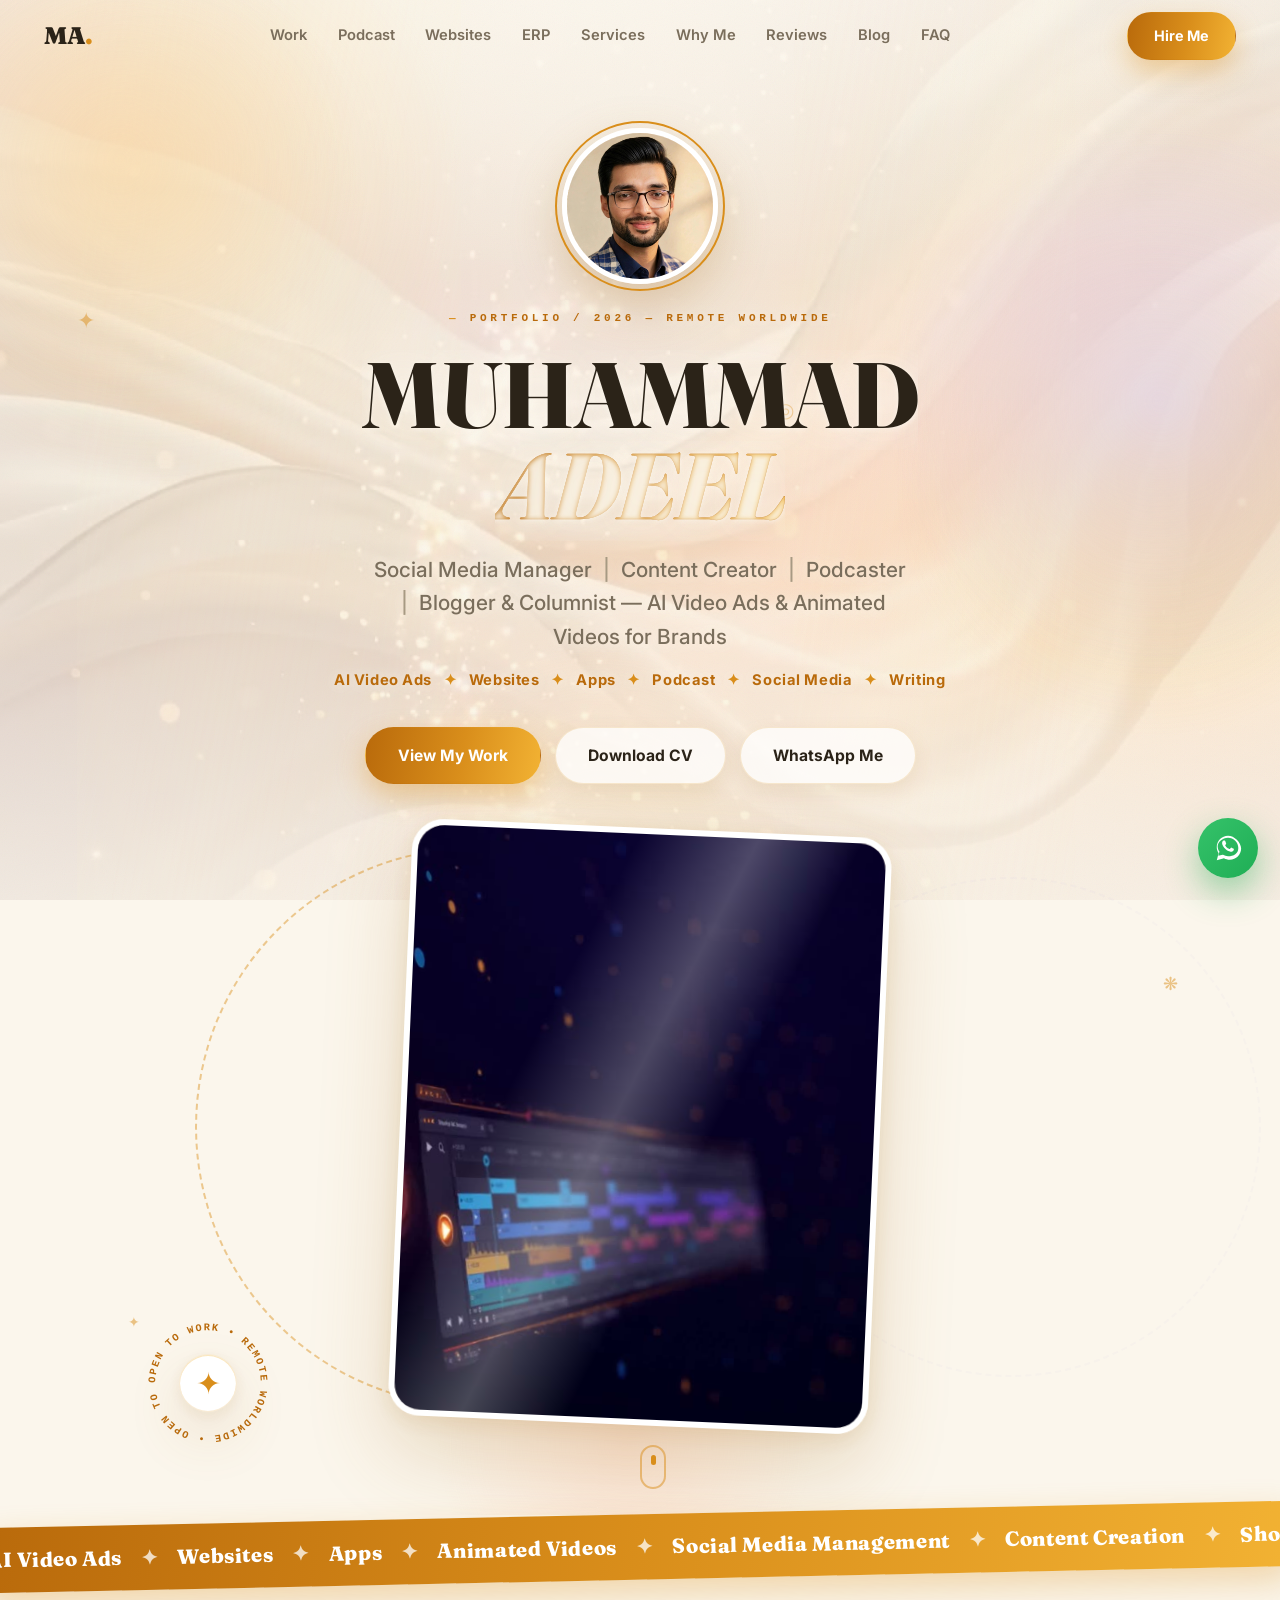
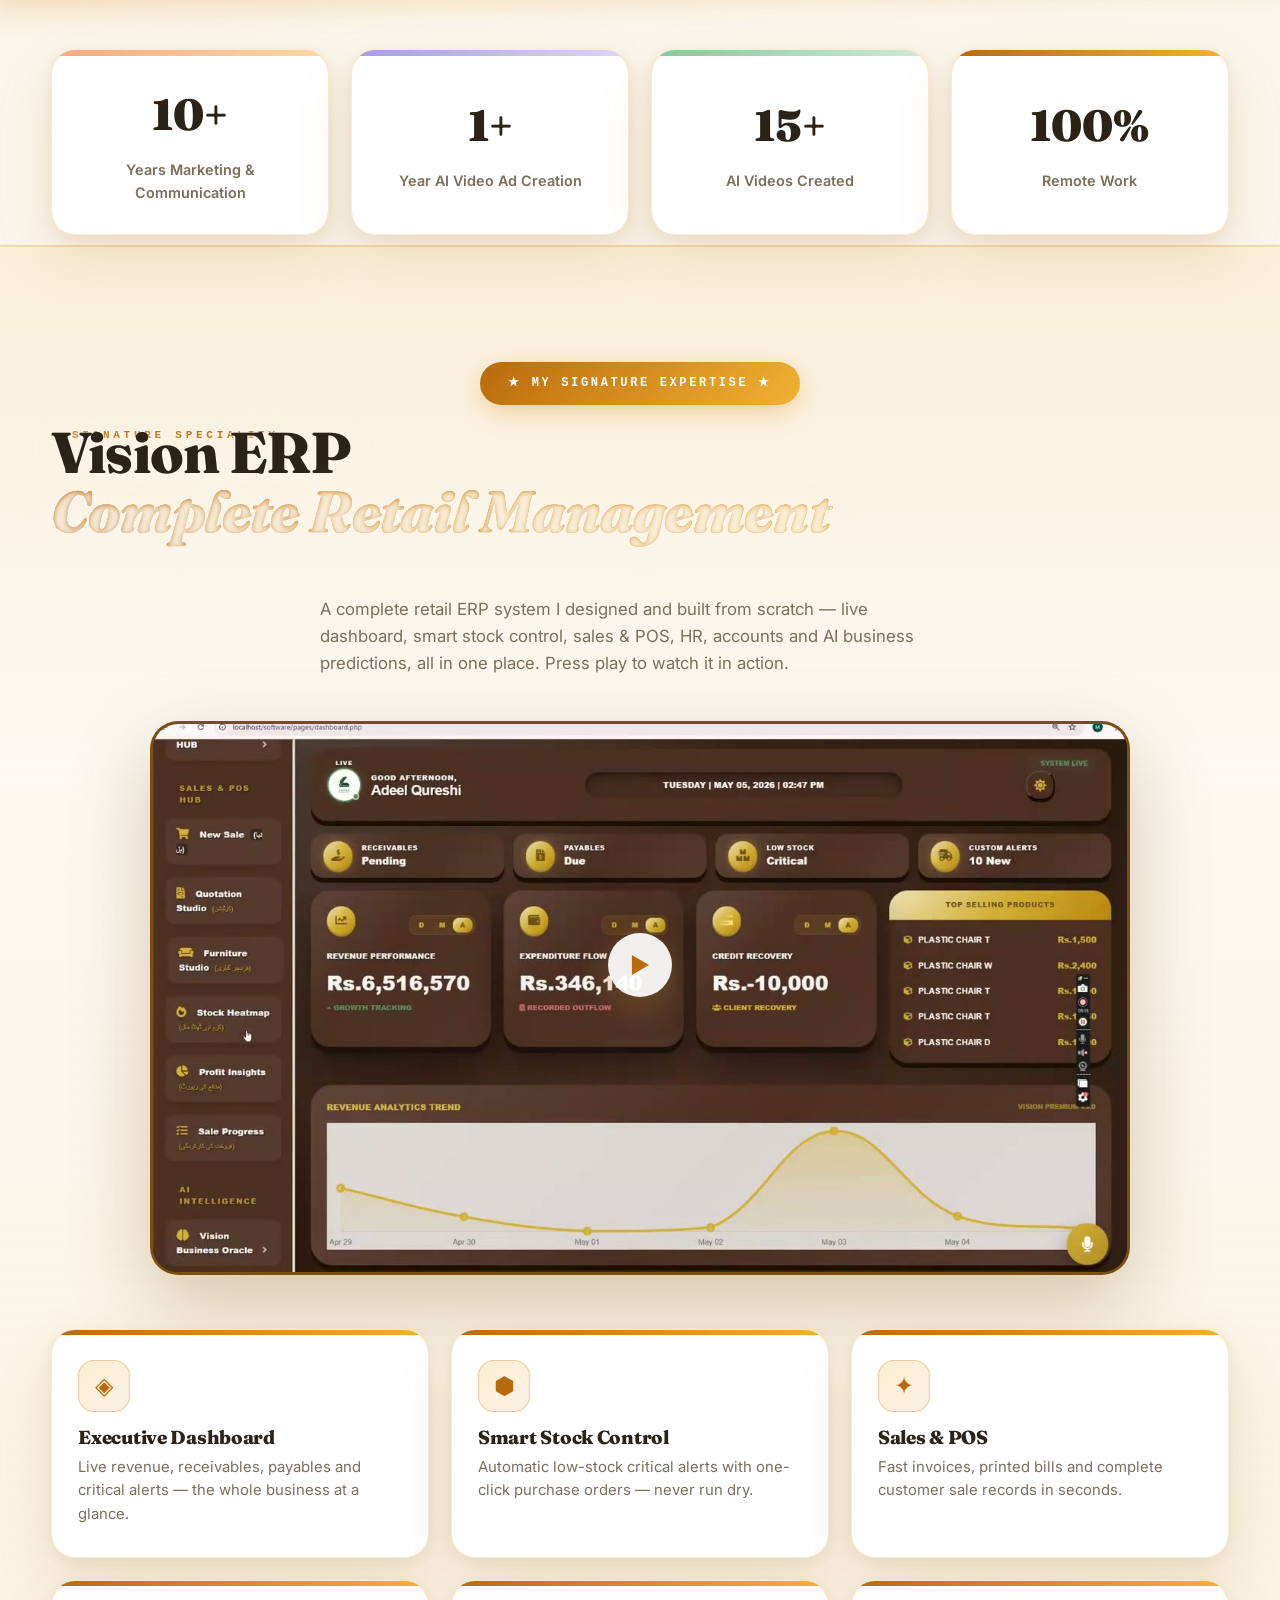
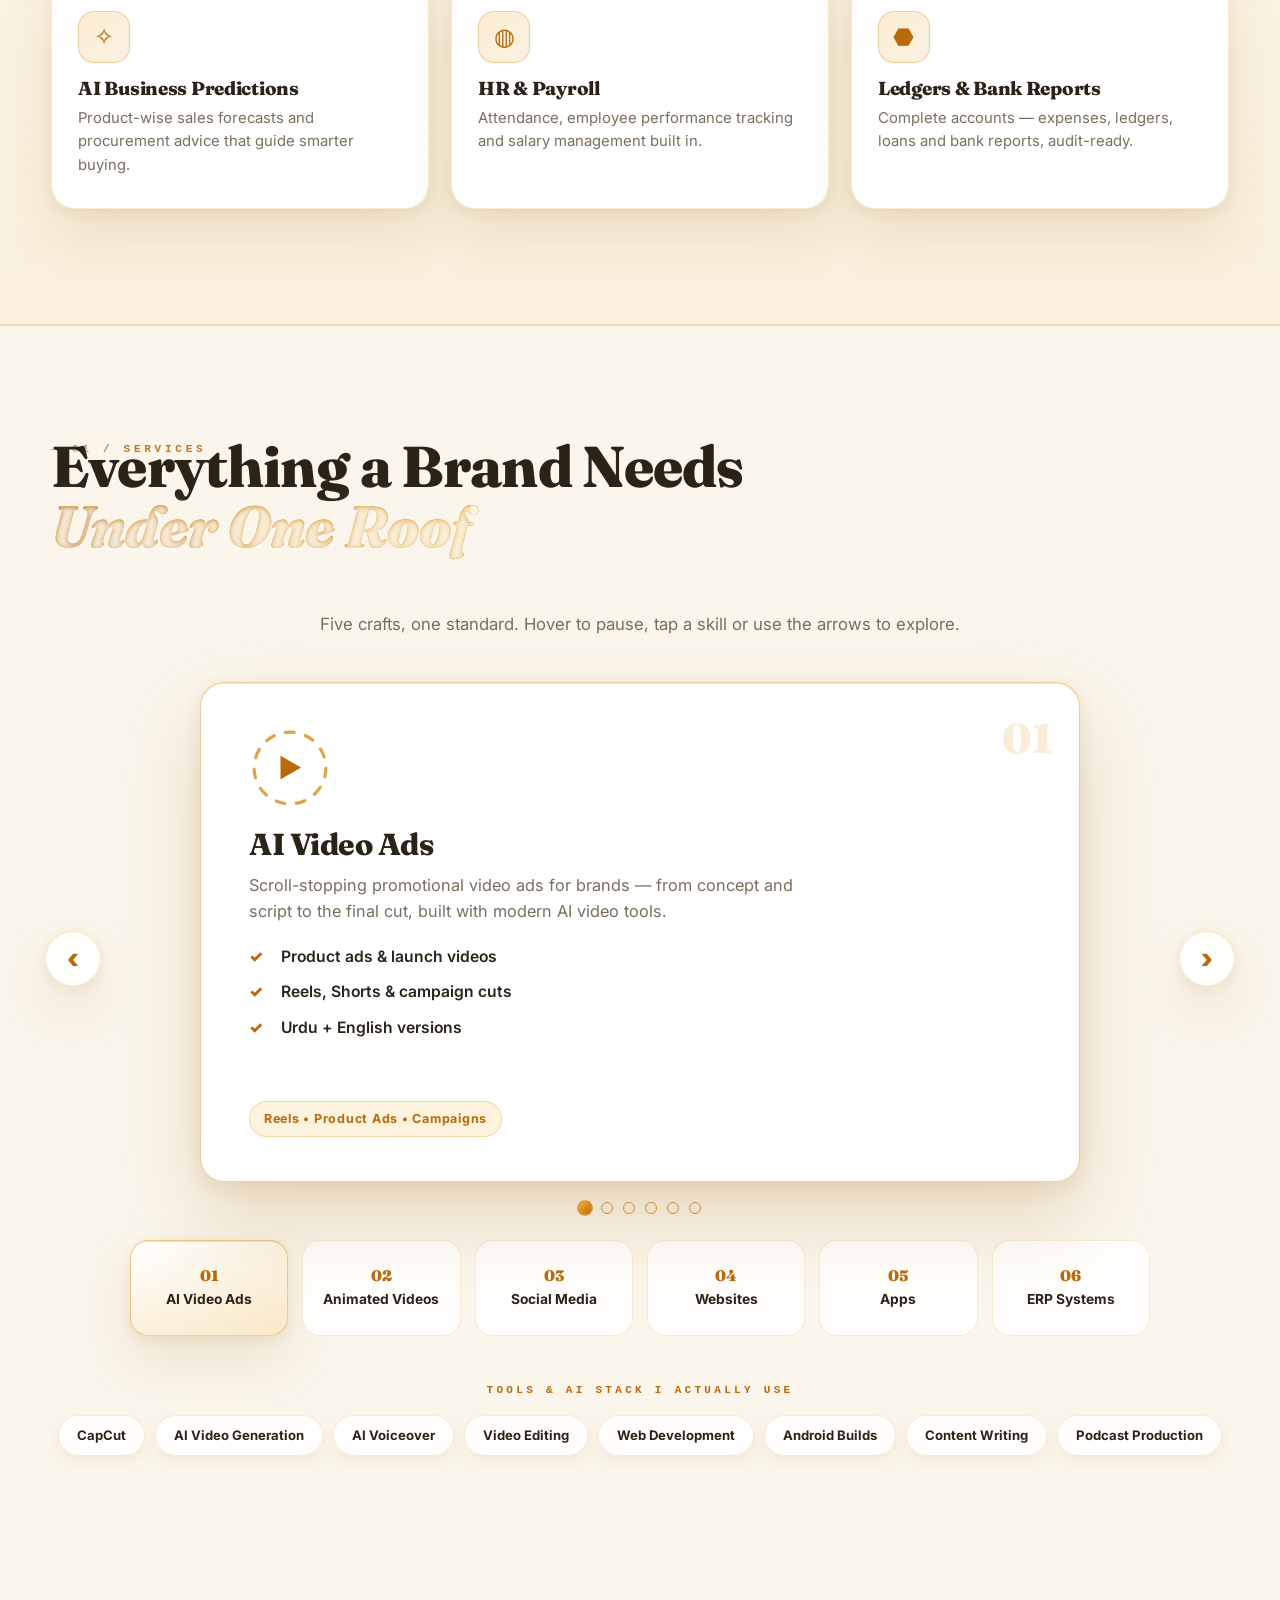
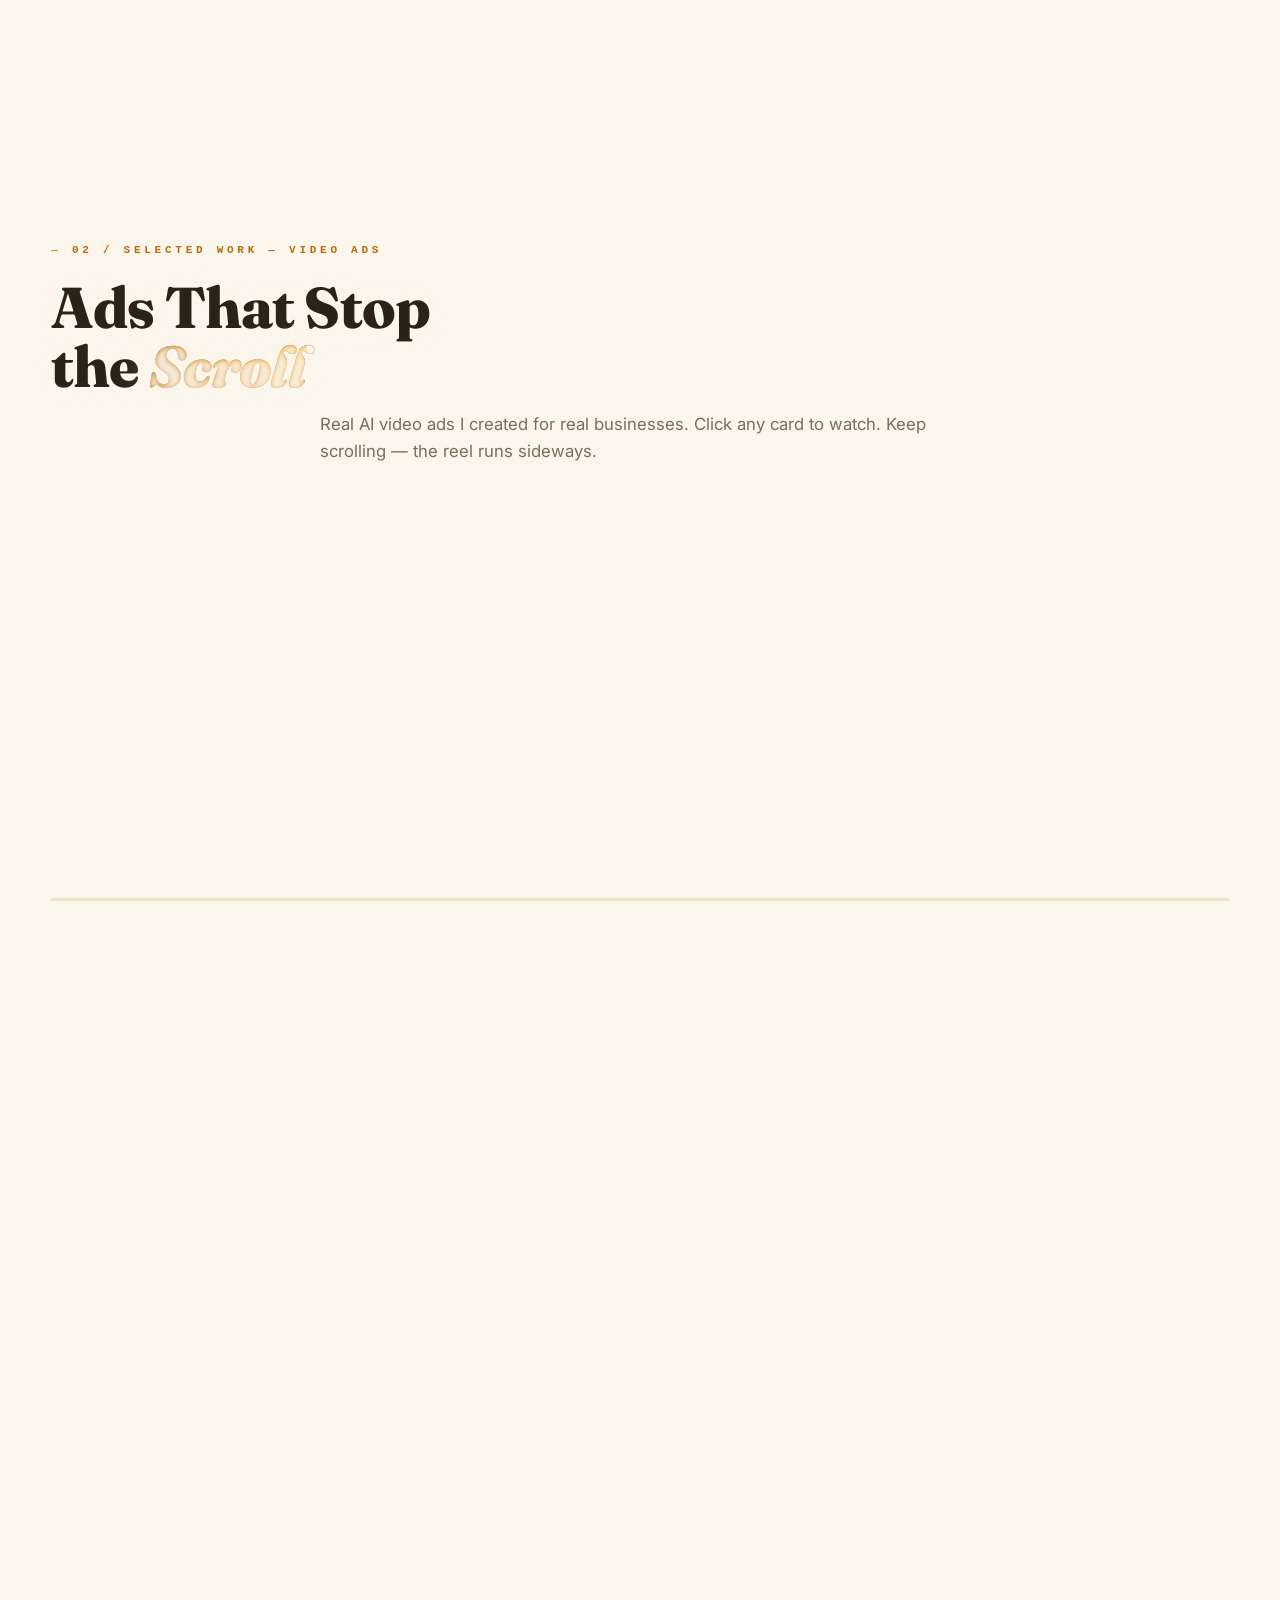
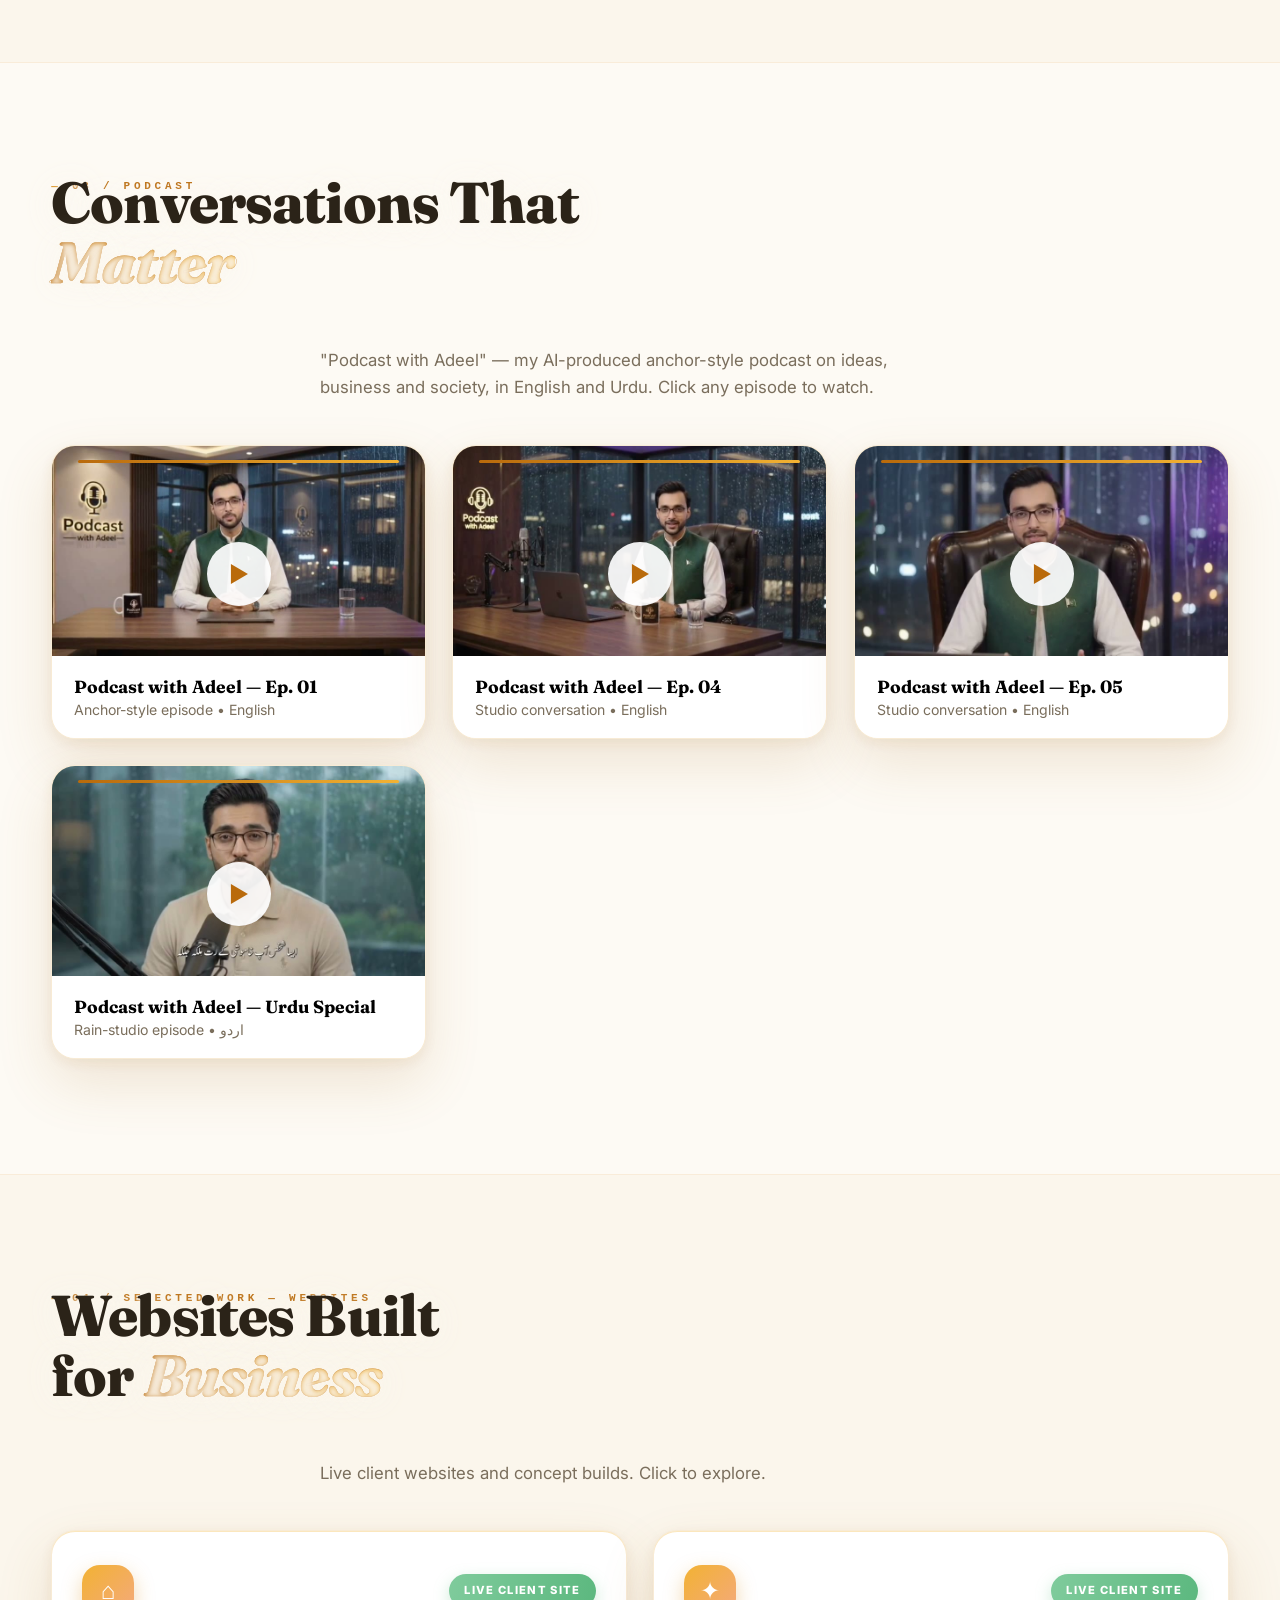
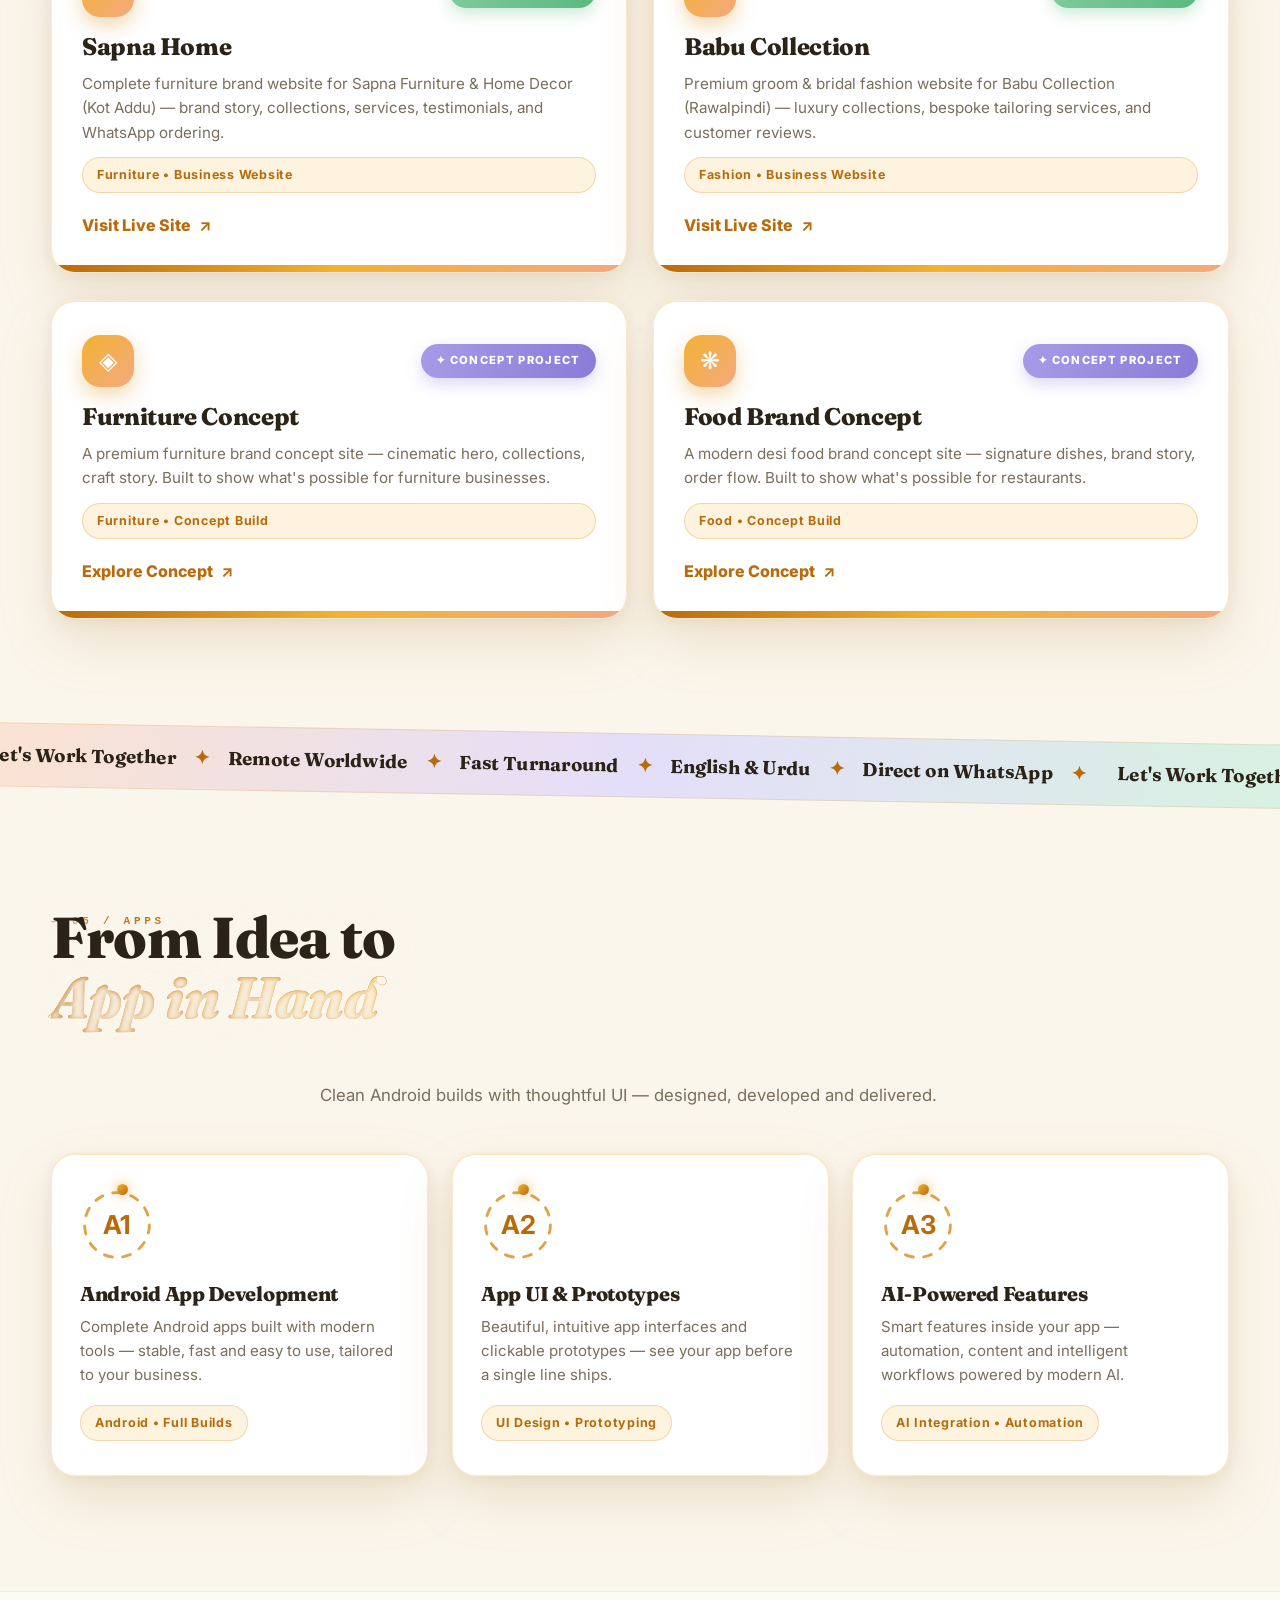
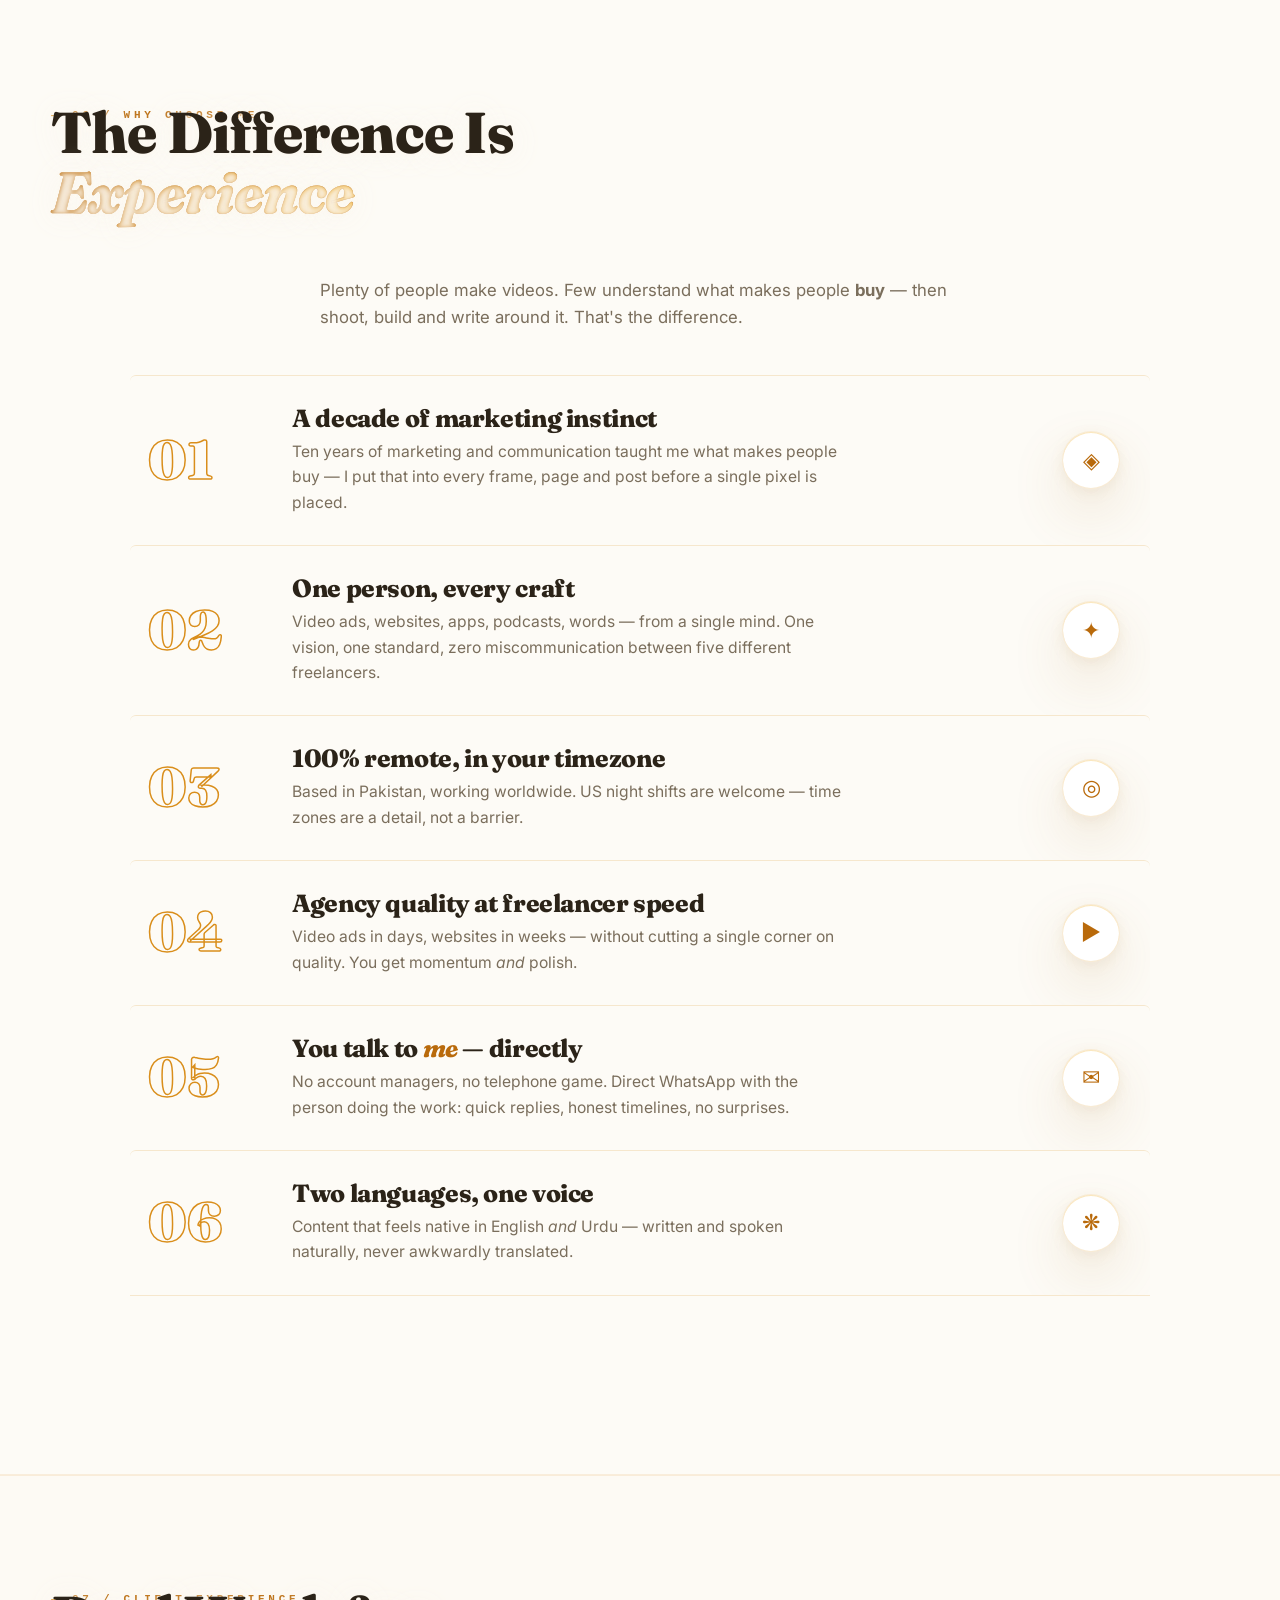
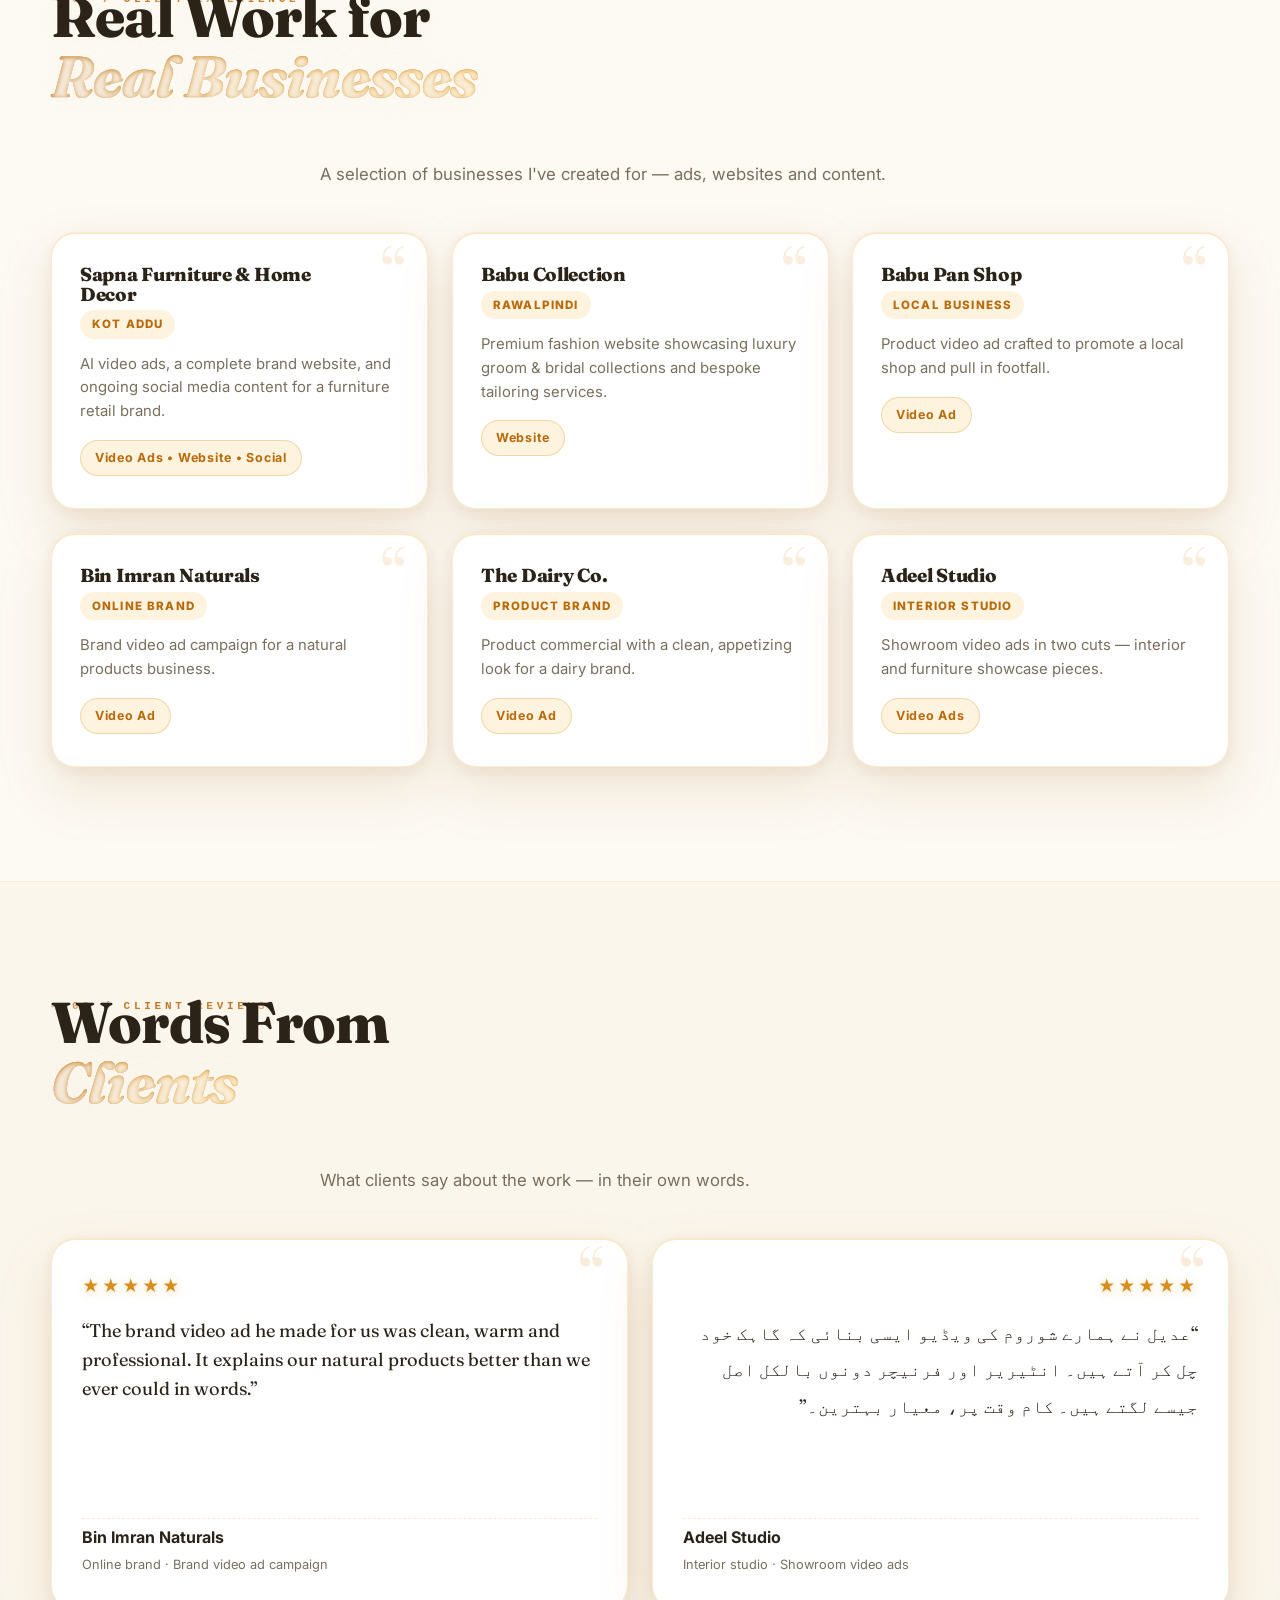
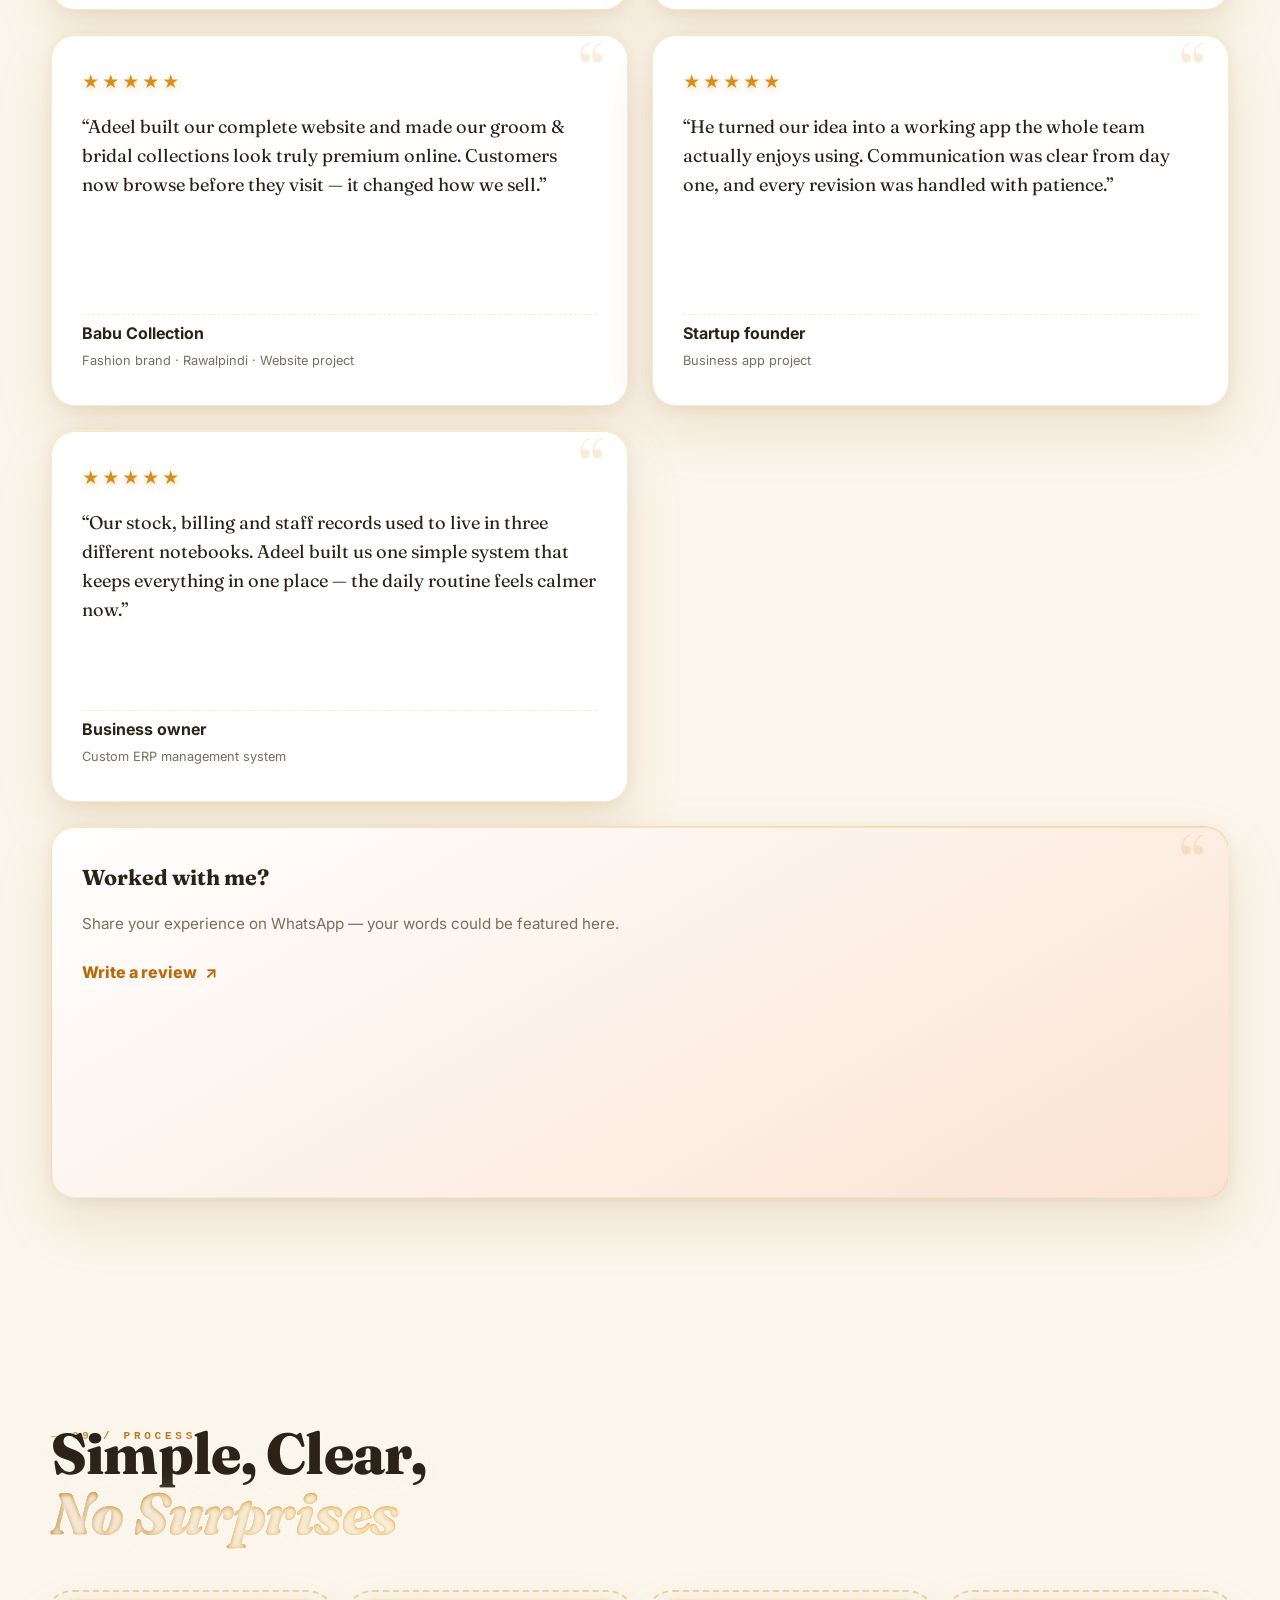
<file: index.html>
<!DOCTYPE html>
<html lang="en">
<head>
<meta charset="UTF-8">
<meta name="viewport" content="width=device-width, initial-scale=1.0">
<title>Muhammad Adeel — Social Media Manager | Content Creator | Podcaster | Blogger</title>
<meta name="description" content="Muhammad Adeel — remote Social Media Manager, Content Creator, Podcaster and Columnist from Kot Addu, Pakistan. AI video ads, websites, apps, podcasts and writing for brands worldwide.">
<link rel="icon" href="data:image/svg+xml,%3Csvg xmlns='http://www.w3.org/2000/svg' viewBox='0 0 64 64'%3E%3Crect width='64' height='64' rx='16' fill='%23FBF6EC'/%3E%3Crect x='3' y='3' width='58' height='58' rx='13' fill='none' stroke='%23D98E1B' stroke-width='3'/%3E%3Ctext x='32' y='43' font-family='Georgia,serif' font-size='26' font-weight='bold' fill='%23B96A0B' text-anchor='middle'%3EMA%3C/text%3E%3C/svg%3E">
<meta property="og:type" content="website">
<meta property="og:url" content="https://adeelqureshi98.github.io/adeel-portfolio/">
<meta property="og:title" content="Muhammad Adeel — AI Video Ads • Websites • Apps • Podcast • Writing">
<meta property="og:description" content="Remote Social Media Manager, Content Creator, Podcaster & Columnist from Pakistan. Scroll-stopping AI video ads, modern websites, apps and sharp writing for brands worldwide.">
<meta property="og:image" content="https://adeelqureshi98.github.io/adeel-portfolio/posters/showreel-poster.jpg">
<meta name="twitter:card" content="summary_large_image">
<link rel="preconnect" href="https://fonts.googleapis.com">
<link rel="preconnect" href="https://fonts.gstatic.com" crossorigin>
<link href="https://fonts.googleapis.com/css2?family=Fraunces:ital,opsz,wght@0,9..144,600..900;1,9..144,600..900&family=Inter:wght@400;500;600;700;800&display=swap" rel="stylesheet">
<link rel="stylesheet" href="styles.css">
<noscript><style>#loader{display:none}.hero-fade,.hero-h1 .word{opacity:1!important;transform:none!important}.rv{opacity:1!important;transform:none!important;filter:none!important}</style></noscript>
</head>
<body>

<!-- SCROLL PROGRESS -->
<div id="progress" aria-hidden="true"></div>

<!-- CINEMATIC VIDEO BACKDROP — full-page animated silk, spans whole scroll -->
<div class="bg-stage" aria-hidden="true">
  <video class="bg-video" src="videos/page-bg.mp4" poster="videos/page-bg-poster.jpg" muted loop playsinline autoplay preload="auto"></video>
  <span class="bg-scrim"></span>
  <span class="bg-grain"></span>
  <!-- LIVING LIGHT LAYER (v3.4) — GPU-only drifting orbs, light rays, rising gold dust -->
  <span class="bg-fx" aria-hidden="true">
    <i class="orb o1"></i><i class="orb o2"></i><i class="orb o3"></i>
    <i class="ray r1"></i><i class="ray r2"></i>
    <i class="pt p1"></i><i class="pt p2"></i><i class="pt p3"></i><i class="pt p4"></i>
    <i class="pt p5"></i><i class="pt p6"></i><i class="pt p7"></i><i class="pt p8"></i>
    <i class="pt p9"></i><i class="pt p10"></i><i class="pt p11"></i><i class="pt p12"></i>
    <i class="pt p13"></i><i class="pt p14"></i>
  </span>
</div>

<!-- LOADER (light) -->
<div id="loader" aria-hidden="true">
  <div class="loader-inner">
    <div class="loader-badge"><span>MA</span></div>
    <div class="loader-name">MUHAMMAD ADEEL</div>
    <div class="loader-bar"><span id="loaderProgress"></span></div>
    <div class="loader-sub">Pouring the sunshine…</div>
  </div>
</div>

<!-- CURSOR GLOW (desktop only) -->
<div id="cursorGlow" aria-hidden="true"></div>

<!-- NAV -->
<header id="nav">
  <a class="brand" href="#top">MA<span>.</span></a>
  <nav class="nav-links" id="navLinks">
    <a href="#work">Work</a>
    <a href="#podcast">Podcast</a>
    <a href="#websites">Websites</a>
    <a href="#erp">ERP</a>
    <a href="#services">Services</a>
    <a href="#why">Why Me</a>
    <a href="#reviews">Reviews</a>
    <a href="#blog">Blog</a>
    <a href="#faq">FAQ</a>
  </nav>
  <a class="btn btn-gold btn-small magnetic" href="https://wa.me/923318009893" target="_blank" rel="noopener">Hire Me</a>
  <button id="menuBtn" aria-label="Menu"><span></span><span></span><span></span></button>
</header>

<main id="top">

  <!-- HERO -->
  <section class="hero">
    <div class="hero-blobs" aria-hidden="true">
      <span class="blob b1" data-parallax="0.12"></span>
      <span class="blob b2" data-parallax="0.2"></span>
      <span class="blob b3" data-parallax="0.08"></span>
      <span class="blob b4" data-parallax="0.16"></span>
    </div>
    <div class="floaties" aria-hidden="true">
      <span class="f f1">✦</span><span class="f f2">◈</span><span class="f f3">❋</span>
      <span class="f f4">✦</span><span class="f f5">◎</span><span class="f f6">✦</span>
    </div>
    <div class="hero-inner hero-centered">
      <div class="hero-portrait hero-fade d1">
        <img src="assets/adeel-portrait.jpg" alt="Muhammad Adeel" width="400" height="400" fetchpriority="high">
      </div>
      <p class="kicker hero-fade d1">PORTFOLIO / 2026 — REMOTE WORLDWIDE</p>
      <h1 class="hero-h1" aria-label="Muhammad Adeel"><span class="mask"><span class="word">MUHAMMAD</span></span><br><span class="mask"><span class="word honey">ADEEL</span></span></h1>
      <p class="headline hero-fade d2">Social Media Manager <i>|</i> Content Creator <i>|</i> Podcaster <i>|</i> Blogger &amp; Columnist — AI Video Ads &amp; Animated Videos for Brands</p>
      <p class="tags hero-fade d3">AI Video Ads <b>✦</b> Websites <b>✦</b> Apps <b>✦</b> Podcast <b>✦</b> Social Media <b>✦</b> Writing</p>
      <div class="hero-cta hero-fade d4">
        <a class="btn btn-gold magnetic" href="#work">View My Work</a>
        <a class="btn btn-soft magnetic" href="assets/muhammad-adeel-cv.pdf" download>Download CV</a>
        <a class="btn btn-soft magnetic" href="https://wa.me/923318009893" target="_blank" rel="noopener">WhatsApp Me</a>
      </div>
      <div class="hero-visual hero-fade d5">
        <div class="spin-rings" aria-hidden="true"><span class="ring r1"></span><span class="ring r2"></span></div>
        <div class="video-frame tilt">
          <video class="hero-vid" src="videos/hero-bg.mp4" poster="posters/hero-frame.jpg" muted loop playsinline autoplay preload="auto"></video>
          <span class="video-frame-shine" aria-hidden="true"></span>
        </div>
        <div class="spin-badge" aria-hidden="true">
          <svg viewBox="0 0 200 200">
            <defs><path id="badgeCircle" d="M100,100 m-80,0 a80,80 0 1,1 160,0 a80,80 0 1,1 -160,0"/></defs>
            <text class="badge-text"><textPath href="#badgeCircle">OPEN TO WORK • REMOTE WORLDWIDE • OPEN TO WORK • REMOTE WORLDWIDE •</textPath></text>
          </svg>
          <span class="spin-badge-center">✦</span>
        </div>
      </div>
    </div>
    <div class="scroll-hint hero-fade d5" aria-hidden="true"><span></span></div>
  </section>

  <!-- MARQUEE RIBBON -->
  <div class="marquee marquee-gold" aria-hidden="true">
    <div class="marquee-track">
      <span>AI Video Ads <b>✦</b> Websites <b>✦</b> Apps <b>✦</b> Animated Videos <b>✦</b> Social Media Management <b>✦</b> Content Creation <b>✦</b> Short-form Reels <b>✦</b> Video Editing <b>✦</b>&nbsp;</span>
      <span>AI Video Ads <b>✦</b> Websites <b>✦</b> Apps <b>✦</b> Animated Videos <b>✦</b> Social Media Management <b>✦</b> Content Creation <b>✦</b> Short-form Reels <b>✦</b> Video Editing <b>✦</b>&nbsp;</span>
    </div>
  </div>

  <!-- STATS -->
  <section class="stats" id="stats">
    <div class="rv"><div class="stat float-i tint-peach"><div class="stat-num" data-count="10" data-suffix="+">0</div><div class="stat-label">Years Marketing &amp; Communication</div></div></div>
    <div class="rv"><div class="stat float-i tint-violet"><div class="stat-num" data-count="1" data-suffix="+">0</div><div class="stat-label">Year AI Video Ad Creation</div></div></div>
    <div class="rv"><div class="stat float-i tint-mint"><div class="stat-num" data-count="15" data-suffix="+">0</div><div class="stat-label">AI Videos Created</div></div></div>
    <div class="rv"><div class="stat float-i tint-honey"><div class="stat-num" data-count="100" data-suffix="%">0</div><div class="stat-label">Remote Work</div></div></div>
  </section>

  <!-- ERP RETAIL SOFTWARE — signature speciality -->
  <section id="erp" class="section section-erp">
    <div class="erp-ribbon rv" aria-hidden="true"><span>★ My Signature Expertise ★</span></div>
    <p class="kicker rv">SIGNATURE SPECIALITY</p>
    <h2 class="section-title rv">Vision ERP<br><em class="honey">Complete Retail Management</em></h2>
    <p class="section-sub rv">A complete retail ERP system I designed and built from scratch — live dashboard, smart stock control, sales &amp; POS, HR, accounts and AI business predictions, all in one place. Press play to watch it in action.</p>
    <div class="erp-showcase rv">
      <button class="erp-player tilt" data-play="videos/erp-retail-showcase.mp4" data-title="Vision ERP — Retail Management System" aria-label="Play Vision ERP showcase video">
        <img src="posters/erp-poster.jpg" alt="Vision ERP executive dashboard" loading="lazy">
        <span class="play-badge">▶</span>
      </button>
    </div>
    <div class="erp-grid">
      <div class="rv"><div class="erp-card float-i"><span class="erp-ico">◈</span><h3>Executive Dashboard</h3><p>Live revenue, receivables, payables and critical alerts — the whole business at a glance.</p></div></div>
      <div class="rv"><div class="erp-card float-i"><span class="erp-ico">⬢</span><h3>Smart Stock Control</h3><p>Automatic low-stock critical alerts with one-click purchase orders — never run dry.</p></div></div>
      <div class="rv"><div class="erp-card float-i"><span class="erp-ico">✦</span><h3>Sales &amp; POS</h3><p>Fast invoices, printed bills and complete customer sale records in seconds.</p></div></div>
      <div class="rv"><div class="erp-card float-i"><span class="erp-ico">✧</span><h3>AI Business Predictions</h3><p>Product-wise sales forecasts and procurement advice that guide smarter buying.</p></div></div>
      <div class="rv"><div class="erp-card float-i"><span class="erp-ico">◍</span><h3>HR &amp; Payroll</h3><p>Attendance, employee performance tracking and salary management built in.</p></div></div>
      <div class="rv"><div class="erp-card float-i"><span class="erp-ico">⬣</span><h3>Ledgers &amp; Bank Reports</h3><p>Complete accounts — expenses, ledgers, loans and bank reports, audit-ready.</p></div></div>
    </div>
  </section>

  <!-- SERVICES — spotlight -->
  <section id="services" class="section">
    <p class="kicker rv">01 / SERVICES</p>
    <h2 class="section-title rv">Everything a Brand Needs<br><em class="honey">Under One Roof</em></h2>
    <p class="section-sub rv">Five crafts, one standard.<span class="spot-hint"> Hover to pause, tap a skill or use the arrows to explore.</span></p>
    <!-- SERVICES — spotlight (one featured skill at a time) -->
    <div class="spot-stage rv" id="spotStage" tabindex="0" role="region" aria-roledescription="carousel" aria-label="Services spotlight — use left and right arrow keys to browse">
      <div class="spot-panels float-i" id="spotPanels">
        <article class="spot-panel is-active">
          <span class="s-num">01</span>
          <span class="s-icon"><svg class="icon-ring" viewBox="0 0 64 64" aria-hidden="true"><circle cx="32" cy="32" r="28"/></svg><b>&#9654;</b></span>
          <h3>AI Video Ads</h3>
          <p>Scroll-stopping promotional video ads for brands — from concept and script to the final cut, built with modern AI video tools.</p>
          <ul class="spot-points">
            <li>Product ads &amp; launch videos</li>
            <li>Reels, Shorts &amp; campaign cuts</li>
            <li>Urdu + English versions</li>
          </ul>
          <span class="s-tags">Reels • Product Ads • Campaigns</span>
        </article>
        <article class="spot-panel">
          <span class="s-num">02</span>
          <span class="s-icon"><svg class="icon-ring" viewBox="0 0 64 64" aria-hidden="true"><circle cx="32" cy="32" r="28"/></svg><b>&#10047;</b></span>
          <h3>Animated Videos</h3>
          <p>Expressive animated videos and motion content — characters and stories that keep viewers watching till the very end.</p>
          <ul class="spot-points">
            <li>Character animation &amp; motion</li>
            <li>Explainers &amp; brand storytelling</li>
            <li>Kids content &amp; learning videos</li>
          </ul>
          <span class="s-tags">Animation • Motion Graphics</span>
        </article>
        <article class="spot-panel">
          <span class="s-num">03</span>
          <span class="s-icon"><svg class="icon-ring" viewBox="0 0 64 64" aria-hidden="true"><circle cx="32" cy="32" r="28"/></svg><b>&#9672;</b></span>
          <h3>Social Media Management</h3>
          <p>Complete page handling — content calendars, posting and captions that grow a loyal, engaged audience for your brand.</p>
          <ul class="spot-points">
            <li>Content calendars &amp; posting</li>
            <li>Captions, hashtags &amp; reels</li>
            <li>Growth strategy &amp; engagement</li>
          </ul>
          <span class="s-tags">Strategy • Posting • Growth</span>
        </article>
        <article class="spot-panel">
          <span class="s-num">04</span>
          <span class="s-icon"><svg class="icon-ring" viewBox="0 0 64 64" aria-hidden="true"><circle cx="32" cy="32" r="28"/></svg><b>&#8962;</b></span>
          <h3>Website Development</h3>
          <p>Modern, fast, mobile-friendly websites for businesses — designed to impress visitors and turn them into customers.</p>
          <ul class="spot-points">
            <li>Business sites &amp; landing pages</li>
            <li>Mobile-first, fast &amp; SEO-ready</li>
            <li>WhatsApp &amp; lead integration</li>
          </ul>
          <span class="s-tags">Business Sites • Landing Pages</span>
        </article>
        <article class="spot-panel">
          <span class="s-num">05</span>
          <span class="s-icon"><svg class="icon-ring" viewBox="0 0 64 64" aria-hidden="true"><circle cx="32" cy="32" r="28"/></svg><b>&#9678;</b></span>
          <h3>App Development</h3>
          <p>Clean Android apps and UI builds — from the first idea and design to a working product in your hands.</p>
          <ul class="spot-points">
            <li>Android apps &amp; prototypes</li>
            <li>Clean UI &amp; smooth flows</li>
            <li>Play-Store-ready builds</li>
          </ul>
          <span class="s-tags">Android • UI • Prototypes</span>
        </article>
        <article class="spot-panel">
          <span class="s-num">06</span>
          <span class="s-icon"><svg class="icon-ring" viewBox="0 0 64 64" aria-hidden="true"><circle cx="32" cy="32" r="28"/></svg><b>&#9881;</b></span>
          <h3>ERP Systems</h3>
          <p>Complete retail management systems — dashboard, stock, sales, HR and accounts, custom-built for your business.</p>
          <ul class="spot-points">
            <li>Dashboards &amp; analytics</li>
            <li>Stock, POS &amp; billing</li>
            <li>HR, payroll &amp; ledgers</li>
          </ul>
          <span class="s-tags">Retail ERP • Custom Software</span>
        </article>
      </div>
      <div class="spot-nav">
        <button class="spot-arrow spot-prev" aria-label="Previous service">&#8249;</button>
        <div class="spot-dots" aria-label="Choose service"></div>
        <button class="spot-arrow spot-next" aria-label="Next service">&#8250;</button>
      </div>
      <div class="spot-chips" role="group" aria-label="Jump to a service">
        <button type="button" class="spot-chip float-i float-soft is-active"><b>01</b><span>AI Video Ads</span></button>
        <button type="button" class="spot-chip float-i float-soft"><b>02</b><span>Animated Videos</span></button>
        <button type="button" class="spot-chip float-i float-soft"><b>03</b><span>Social Media</span></button>
        <button type="button" class="spot-chip float-i float-soft"><b>04</b><span>Websites</span></button>
        <button type="button" class="spot-chip float-i float-soft"><b>05</b><span>Apps</span></button>
        <button type="button" class="spot-chip float-i float-soft"><b>06</b><span>ERP Systems</span></button>
      </div>
    </div>
    <div class="stack-strip rv">
      <span class="stack-label">Tools &amp; AI stack I actually use</span>
      <span class="stack-pills">
        <span>CapCut</span><span>AI Video Generation</span><span>AI Voiceover</span><span>Video Editing</span><span>Web Development</span><span>Android Builds</span><span>Content Writing</span><span>Podcast Production</span>
      </span>
    </div>
  </section>

  <!-- SELECTED WORK : VIDEO ADS — cinematic horizontal journey -->
  <section id="work" class="section cine-sec">
   <div class="cine-pin" id="workPin">
    <div class="cine-viewport">
    <p class="kicker rv">02 / SELECTED WORK — VIDEO ADS</p>
    <h2 class="section-title rv">Ads That Stop<br>the <em class="honey">Scroll</em></h2>
    <p class="section-sub rv">Real AI video ads I created for real businesses. Click any card to watch.<span class="cine-hint"> Keep scrolling — the reel runs sideways.</span></p>
    <div class="cine-track" id="workTrack">
      <div class="rv work-featured cine-cell"><button class="work-card featured tilt float-i" data-play="videos/video-ads-showreel.mp4" data-title="AI Video Ads Showreel">
        <img src="posters/showreel-poster.jpg" alt="AI Video Ads Showreel" loading="lazy">
        <span class="play-badge">▶</span>
        <span class="work-meta"><strong>AI Video Ads Showreel</strong><em>Featured — fresh 2026 cinematic cut</em></span>
      </button></div>
      <div class="rv cine-cell"><button class="work-card tilt float-i" data-play="videos/adeel_studio_showroom_ad.mp4" data-title="Adeel Studio — Showroom Ad">
        <img src="posters/adeel_studio_showroom_ad.jpg" alt="Adeel Studio showroom ad" loading="lazy">
        <span class="play-badge">▶</span>
        <span class="work-meta"><strong>Adeel Studio — Showroom Ad</strong><em>Interior &amp; furniture showcase</em></span>
      </button></div>
      <div class="rv cine-cell"><button class="work-card tilt float-i" data-play="videos/babu_pan_shop_ad.mp4" data-title="Babu Pan Shop — Product Ad">
        <img src="posters/babu_pan_shop_ad.jpg" alt="Babu Pan Shop product ad" loading="lazy">
        <span class="play-badge">▶</span>
        <span class="work-meta"><strong>Babu Pan Shop — Product Ad</strong><em>Local business promo</em></span>
      </button></div>
      <div class="rv cine-cell"><button class="work-card tilt float-i" data-play="videos/bin_imran_naturals_ad.mp4" data-title="Bin Imran Naturals — Brand Ad">
        <img src="posters/bin_imran_naturals_ad.jpg" alt="Bin Imran Naturals brand ad" loading="lazy">
        <span class="play-badge">▶</span>
        <span class="work-meta"><strong>Bin Imran Naturals — Brand Ad</strong><em>Natural products campaign</em></span>
      </button></div>
      <div class="rv cine-cell"><button class="work-card tilt float-i" data-play="videos/the_dairy_co_milk_ad.mp4" data-title="The Dairy Co. — Milk Ad">
        <img src="posters/the_dairy_co_milk_ad.jpg" alt="The Dairy Co. milk ad" loading="lazy">
        <span class="play-badge">▶</span>
        <span class="work-meta"><strong>The Dairy Co. — Milk Ad</strong><em>Product commercial</em></span>
      </button></div>
      <div class="rv cine-cell"><button class="work-card tilt float-i" data-play="videos/adeel_studio_showroom_ad_v2.mp4" data-title="Adeel Studio — Showroom Ad (Alt Cut)">
        <img src="posters/adeel_studio_showroom_ad_v2.jpg" alt="Adeel Studio showroom ad alternate cut" loading="lazy">
        <span class="play-badge">▶</span>
        <span class="work-meta"><strong>Adeel Studio — Showroom Ad</strong><em>Alternate cut</em></span>
      </button></div>
      <div class="rv cine-cell"><button class="work-card tilt float-i" data-play="videos/dalbit_lipstick_ad_vertical.mp4" data-title="DALBIT — Lipstick Ad (Vertical)">
        <img src="posters/dalbit_lipstick_ad_vertical.jpg" alt="DALBIT lipstick brand ad vertical cut" loading="lazy">
        <span class="play-badge">▶</span>
        <span class="work-meta"><strong>DALBIT — Lipstick Ad</strong><em>Beauty product commercial — vertical cut</em></span>
      </button></div>
      <div class="rv cine-cell"><button class="work-card tilt float-i" data-play="videos/dalbit_lipstick_ad_wide.mp4" data-title="DALBIT — Lipstick Ad (Wide)">
        <img src="posters/dalbit_lipstick_ad_wide.jpg" alt="DALBIT lipstick brand ad wide cut" loading="lazy">
        <span class="play-badge">▶</span>
        <span class="work-meta"><strong>DALBIT — Lipstick Ad</strong><em>Beauty product commercial — wide cut</em></span>
      </button></div>
      <div class="rv cine-cell"><button class="work-card tilt float-i" data-play="videos/noore_mehr_bridal_ad_cut1.mp4" data-title="NOORÉ MEHR — Bridal Ad (Cut 1)">
        <img src="posters/noore_mehr_bridal_ad_cut1.jpg" alt="NOORÉ MEHR bridal fashion film cut 1" loading="lazy">
        <span class="play-badge">▶</span>
        <span class="work-meta"><strong>NOORÉ MEHR — Bridal Ad</strong><em>Bridal fashion film — cut 1</em></span>
      </button></div>
      <div class="rv cine-cell"><button class="work-card tilt float-i" data-play="videos/noore_mehr_bridal_ad_cut2.mp4" data-title="NOORÉ MEHR — Bridal Ad (Cut 2)">
        <img src="posters/noore_mehr_bridal_ad_cut2.jpg" alt="NOORÉ MEHR bridal fashion film cut 2" loading="lazy">
        <span class="play-badge">▶</span>
        <span class="work-meta"><strong>NOORÉ MEHR — Bridal Ad</strong><em>Bridal fashion film — cut 2</em></span>
      </button></div>
      <div class="rv cine-cell"><button class="work-card tilt float-i" data-play="videos/noore_mehr_bridal_ad_cut3.mp4" data-title="NOORÉ MEHR — Bridal Ad (Cut 3)">
        <img src="posters/noore_mehr_bridal_ad_cut3.jpg" alt="NOORÉ MEHR bridal fashion film cut 3" loading="lazy">
        <span class="play-badge">▶</span>
        <span class="work-meta"><strong>NOORÉ MEHR — Bridal Ad</strong><em>Bridal fashion film — cut 3</em></span>
      </button></div>
      <div class="rv cine-cell"><button class="work-card tilt float-i" data-play="videos/dewan_e_khas_restaurant_ad.mp4" data-title="DEWAN-E-KHAS — Restaurant Ad">
        <img src="posters/dewan_e_khas_restaurant_ad.jpg" alt="DEWAN-E-KHAS royal Pakistani dining restaurant ad" loading="lazy">
        <span class="play-badge">▶</span>
        <span class="work-meta"><strong>DEWAN-E-KHAS — Restaurant Ad</strong><em>Royal Pakistani dining commercial</em></span>
      </button></div>
      <div class="rv cine-cell"><button class="work-card tilt float-i" data-play="videos/j_zarar_perfume_ad.mp4" data-title="J. ZARAR — Perfume Ad">
        <img src="posters/j_zarar_perfume_ad.jpg" alt="J. ZARAR original eau de parfum ad" loading="lazy">
        <span class="play-badge">▶</span>
        <span class="work-meta"><strong>J. ZARAR — Perfume Ad</strong><em>Fragrance commercial</em></span>
      </button></div>
      <div class="rv cine-cell"><button class="work-card tilt float-i" data-play="videos/eloria_midnight_bloom_perfume_ad.mp4" data-title="ELORIA — Midnight Bloom Perfume Ad">
        <img src="posters/eloria_midnight_bloom_perfume_ad.jpg" alt="ELORIA Midnight Bloom eau de parfum ad" loading="lazy">
        <span class="play-badge">▶</span>
        <span class="work-meta"><strong>ELORIA — Perfume Ad</strong><em>Midnight Bloom fragrance commercial</em></span>
      </button></div>
      <div class="rv cine-cell"><button class="work-card tilt float-i" data-play="videos/aurevia_lumiere_serum_ad.mp4" data-title="AUREVIA — Lumière Serum Ad">
        <img src="posters/aurevia_lumiere_serum_ad.jpg" alt="AUREVIA Lumière capsule serum ad" loading="lazy">
        <span class="play-badge">▶</span>
        <span class="work-meta"><strong>AUREVIA — Lumière Serum Ad</strong><em>Luxury skincare serum commercial</em></span>
      </button></div>
      <div class="rv cine-cell"><button class="work-card tilt float-i" data-play="videos/royal_harvest_wheat_flour_ad.mp4" data-title="ROYAL HARVEST — Premium Wheat Flour (Atta) Ad">
        <img src="posters/royal_harvest_wheat_flour_ad.jpg" alt="ROYAL HARVEST premium wheat flour atta ad" loading="lazy">
        <span class="play-badge">▶</span>
        <span class="work-meta"><strong>ROYAL HARVEST — Wheat Flour Ad</strong><em>Premium atta commercial — from nature's heart to every home</em></span>
      </button></div>
      <div class="rv cine-cell"><button class="work-card tilt float-i" data-play="videos/coffee_bean_adventure_ad.mp4" data-title="Coffee Bean Adventure — AI Animated Video">
        <img src="posters/coffee_bean_adventure_ad.jpg" alt="Coffee Bean Adventure AI animated video" loading="lazy">
        <span class="play-badge">▶</span>
        <span class="work-meta"><strong>Coffee Bean Adventure</strong><em>AI animated story — a little tale of coffee beans</em></span>
      </button></div>
      <div class="rv cine-cell"><button class="work-card tilt float-i" data-play="videos/dark_chocolate_hazelnut_ad.mp4" data-title="Dark Chocolate with Roasted Hazelnuts — AI Video Ad">
        <img src="posters/dark_chocolate_hazelnut_ad.jpg" alt="Dark chocolate with roasted hazelnuts AI video ad" loading="lazy">
        <span class="play-badge">▶</span>
        <span class="work-meta"><strong>Dark Chocolate — Hazelnut Ad</strong><em>AI video ad — dark chocolate with roasted hazelnuts</em></span>
      </button></div>
    </div>
    <div class="cine-progress" aria-hidden="true"><span id="workProg"></span></div>
    </div>
   </div>
  </section>

  <!-- PODCAST -->
  <section id="podcast" class="section section-cream">
    <p class="kicker rv">03 / PODCAST</p>
    <h2 class="section-title rv">Conversations That<br><em class="honey">Matter</em></h2>
    <p class="section-sub rv">"Podcast with Adeel" — my AI-produced anchor-style podcast on ideas, business and society, in English and Urdu. Click any episode to watch.</p>
    <div class="work-grid">
      <div class="rv"><button class="work-card tilt float-i" data-play="videos/podcast-ep01.mp4" data-title="Podcast with Adeel — Episode 01">
        <img src="posters/podcast-ep01.jpg" alt="Podcast with Adeel episode 1" loading="lazy">
        <span class="play-badge">▶</span>
        <span class="work-meta"><strong>Podcast with Adeel — Ep. 01</strong><em>Anchor-style episode • English</em></span>
      </button></div>
      <div class="rv"><button class="work-card tilt float-i" data-play="videos/podcast-ep04.mp4" data-title="Podcast with Adeel — Episode 04">
        <img src="posters/podcast-ep04.jpg" alt="Podcast with Adeel episode 4" loading="lazy">
        <span class="play-badge">▶</span>
        <span class="work-meta"><strong>Podcast with Adeel — Ep. 04</strong><em>Studio conversation • English</em></span>
      </button></div>
      <div class="rv"><button class="work-card tilt float-i" data-play="videos/podcast-ep05.mp4" data-title="Podcast with Adeel — Episode 05">
        <img src="posters/podcast-ep05.jpg" alt="Podcast with Adeel episode 5" loading="lazy">
        <span class="play-badge">▶</span>
        <span class="work-meta"><strong>Podcast with Adeel — Ep. 05</strong><em>Studio conversation • English</em></span>
      </button></div>
      <div class="rv"><button class="work-card tilt float-i" data-play="videos/podcast-urdu-special.mp4" data-title="Podcast with Adeel — Urdu Special">
        <img src="posters/podcast-urdu-special.jpg" alt="Podcast with Adeel Urdu special episode" loading="lazy">
        <span class="play-badge">▶</span>
        <span class="work-meta"><strong>Podcast with Adeel — Urdu Special</strong><em>Rain-studio episode • اردو</em></span>
      </button></div>
    </div>
  </section>

  <!-- WEBSITES -->
  <section id="websites" class="section">
    <p class="kicker rv">04 / SELECTED WORK — WEBSITES</p>
    <h2 class="section-title rv">Websites Built<br>for <em class="honey">Business</em></h2>
    <p class="section-sub rv">Live client websites and concept builds. Click to explore.</p>
    <div class="web-grid">
      <div class="rv"><a class="web-card link-card tilt float-i tint-peach" href="https://sapnahome.vercel.app/" target="_blank" rel="noopener">
        <span class="link-card-top"><span class="link-fav">⌂</span><span class="pill pill-live">Live Client Site</span></span>
        <h3>Sapna Home</h3>
        <p>Complete furniture brand website for Sapna Furniture &amp; Home Decor (Kot Addu) — brand story, collections, services, testimonials, and WhatsApp ordering.</p>
        <span class="s-tags">Furniture • Business Website</span>
        <span class="visit-cta">Visit Live Site <b>↗</b></span>
      </a></div>
      <div class="rv"><a class="web-card link-card tilt float-i tint-violet" href="https://babucollection.vercel.app/" target="_blank" rel="noopener">
        <span class="link-card-top"><span class="link-fav">✦</span><span class="pill pill-live">Live Client Site</span></span>
        <h3>Babu Collection</h3>
        <p>Premium groom &amp; bridal fashion website for Babu Collection (Rawalpindi) — luxury collections, bespoke tailoring services, and customer reviews.</p>
        <span class="s-tags">Fashion • Business Website</span>
        <span class="visit-cta">Visit Live Site <b>↗</b></span>
      </a></div>
      <div class="rv"><a class="web-card link-card tilt float-i tint-mint" href="demo/furniture-concept/">
        <span class="link-card-top"><span class="link-fav">◈</span><span class="pill pill-concept">✦ Concept Project</span></span>
        <h3>Furniture Concept</h3>
        <p>A premium furniture brand concept site — cinematic hero, collections, craft story. Built to show what's possible for furniture businesses.</p>
        <span class="s-tags">Furniture • Concept Build</span>
        <span class="visit-cta">Explore Concept <b>↗</b></span>
      </a></div>
      <div class="rv"><a class="web-card link-card tilt float-i tint-honey" href="demo/food-concept/">
        <span class="link-card-top"><span class="link-fav">❋</span><span class="pill pill-concept">✦ Concept Project</span></span>
        <h3>Food Brand Concept</h3>
        <p>A modern desi food brand concept site — signature dishes, brand story, order flow. Built to show what's possible for restaurants.</p>
        <span class="s-tags">Food • Concept Build</span>
        <span class="visit-cta">Explore Concept <b>↗</b></span>
      </a></div>
    </div>
  </section>

  <!-- MARQUEE RIBBON 2 -->
  <div class="marquee marquee-pastel" aria-hidden="true">
    <div class="marquee-track reverse">
      <span>Let's Work Together <b>✦</b> Remote Worldwide <b>✦</b> Fast Turnaround <b>✦</b> English &amp; Urdu <b>✦</b> Direct on WhatsApp <b>✦</b>&nbsp;</span>
      <span>Let's Work Together <b>✦</b> Remote Worldwide <b>✦</b> Fast Turnaround <b>✦</b> English &amp; Urdu <b>✦</b> Direct on WhatsApp <b>✦</b>&nbsp;</span>
    </div>
  </div>

  <!-- APPS -->
  <section id="apps" class="section">
    <p class="kicker rv">05 / APPS</p>
    <h2 class="section-title rv">From Idea to<br><em class="honey">App in Hand</em></h2>
    <p class="section-sub rv">Clean Android builds with thoughtful UI — designed, developed and delivered.</p>
    <div class="apps-grid">
      <div class="rv"><article class="app-card tilt float-i tint-violet">
        <span class="s-icon"><svg class="icon-ring" viewBox="0 0 64 64" aria-hidden="true"><circle cx="32" cy="32" r="28"/></svg><span class="orbit-dot"></span><b>A1</b></span>
        <h3>Android App Development</h3><p>Complete Android apps built with modern tools — stable, fast and easy to use, tailored to your business.</p><span class="s-tags">Android • Full Builds</span>
      </article></div>
      <div class="rv"><article class="app-card tilt float-i tint-mint">
        <span class="s-icon"><svg class="icon-ring" viewBox="0 0 64 64" aria-hidden="true"><circle cx="32" cy="32" r="28"/></svg><span class="orbit-dot"></span><b>A2</b></span>
        <h3>App UI &amp; Prototypes</h3><p>Beautiful, intuitive app interfaces and clickable prototypes — see your app before a single line ships.</p><span class="s-tags">UI Design • Prototyping</span>
      </article></div>
      <div class="rv"><article class="app-card tilt float-i tint-peach">
        <span class="s-icon"><svg class="icon-ring" viewBox="0 0 64 64" aria-hidden="true"><circle cx="32" cy="32" r="28"/></svg><span class="orbit-dot"></span><b>A3</b></span>
        <h3>AI-Powered Features</h3><p>Smart features inside your app — automation, content and intelligent workflows powered by modern AI.</p><span class="s-tags">AI Integration • Automation</span>
      </article></div>
    </div>
  </section>

  <!-- WHY CHOOSE ME — the iconic centerpiece -->
  <section id="why" class="section section-why">
    <p class="kicker rv">06 / WHY CHOOSE ME</p>
    <h2 class="section-title rv">The Difference Is<br><em class="honey">Experience</em></h2>
    <p class="section-sub rv">Plenty of people make videos. Few understand what makes people <strong>buy</strong> — then shoot, build and write around it. That's the difference.</p>
    <div class="why-list">
      <div class="rv"><article class="why-row">
        <span class="why-num" aria-hidden="true">01</span>
        <div class="why-body"><h3>A decade of marketing instinct</h3><p>Ten years of marketing and communication taught me what makes people buy — I put that into every frame, page and post before a single pixel is placed.</p></div>
        <span class="why-glyph" aria-hidden="true">◈</span>
      </article></div>
      <div class="rv"><article class="why-row">
        <span class="why-num" aria-hidden="true">02</span>
        <div class="why-body"><h3>One person, every craft</h3><p>Video ads, websites, apps, podcasts, words — from a single mind. One vision, one standard, zero miscommunication between five different freelancers.</p></div>
        <span class="why-glyph" aria-hidden="true">✦</span>
      </article></div>
      <div class="rv"><article class="why-row">
        <span class="why-num" aria-hidden="true">03</span>
        <div class="why-body"><h3>100% remote, in your timezone</h3><p>Based in Pakistan, working worldwide. US night shifts are welcome — time zones are a detail, not a barrier.</p></div>
        <span class="why-glyph" aria-hidden="true">◎</span>
      </article></div>
      <div class="rv"><article class="why-row">
        <span class="why-num" aria-hidden="true">04</span>
        <div class="why-body"><h3>Agency quality at freelancer speed</h3><p>Video ads in days, websites in weeks — without cutting a single corner on quality. You get momentum <em>and</em> polish.</p></div>
        <span class="why-glyph" aria-hidden="true">▶</span>
      </article></div>
      <div class="rv"><article class="why-row">
        <span class="why-num" aria-hidden="true">05</span>
        <div class="why-body"><h3>You talk to <em>me</em> — directly</h3><p>No account managers, no telephone game. Direct WhatsApp with the person doing the work: quick replies, honest timelines, no surprises.</p></div>
        <span class="why-glyph" aria-hidden="true">✉</span>
      </article></div>
      <div class="rv"><article class="why-row">
        <span class="why-num" aria-hidden="true">06</span>
        <div class="why-body"><h3>Two languages, one voice</h3><p>Content that feels native in English <em>and</em> Urdu — written and spoken naturally, never awkwardly translated.</p></div>
        <span class="why-glyph" aria-hidden="true">❋</span>
      </article></div>
    </div>
    <div class="rv"><p class="why-sign">— Muhammad Adeel, <span>your one-person creative team</span></p></div>
  </section>

  <!-- CLIENT EXPERIENCE -->
  <section id="clients" class="section section-cream">
    <p class="kicker rv">07 / CLIENT EXPERIENCE</p>
    <h2 class="section-title rv">Real Work for<br><em class="honey">Real Businesses</em></h2>
    <p class="section-sub rv">A selection of businesses I've created for — ads, websites and content.</p>
    <div class="client-grid">
      <div class="rv"><article class="client-card tilt float-i"><h3>Sapna Furniture &amp; Home Decor</h3><span class="client-loc">Kot Addu</span><p>AI video ads, a complete brand website, and ongoing social media content for a furniture retail brand.</p><span class="s-tags">Video Ads • Website • Social</span></article></div>
      <div class="rv"><article class="client-card tilt float-i"><h3>Babu Collection</h3><span class="client-loc">Rawalpindi</span><p>Premium fashion website showcasing luxury groom &amp; bridal collections and bespoke tailoring services.</p><span class="s-tags">Website</span></article></div>
      <div class="rv"><article class="client-card tilt float-i"><h3>Babu Pan Shop</h3><span class="client-loc">Local Business</span><p>Product video ad crafted to promote a local shop and pull in footfall.</p><span class="s-tags">Video Ad</span></article></div>
      <div class="rv"><article class="client-card tilt float-i"><h3>Bin Imran Naturals</h3><span class="client-loc">Online Brand</span><p>Brand video ad campaign for a natural products business.</p><span class="s-tags">Video Ad</span></article></div>
      <div class="rv"><article class="client-card tilt float-i"><h3>The Dairy Co.</h3><span class="client-loc">Product Brand</span><p>Product commercial with a clean, appetizing look for a dairy brand.</p><span class="s-tags">Video Ad</span></article></div>
      <div class="rv"><article class="client-card tilt float-i"><h3>Adeel Studio</h3><span class="client-loc">Interior Studio</span><p>Showroom video ads in two cuts — interior and furniture showcase pieces.</p><span class="s-tags">Video Ads</span></article></div>
    </div>
  </section>

  <!-- CLIENT REVIEWS — digital services only: video ads, websites, apps, ERP systems -->
  <section id="reviews" class="section">
    <p class="kicker rv">08 / CLIENT REVIEWS</p>
    <h2 class="section-title rv">Words From<br><em class="honey">Clients</em></h2>
    <p class="section-sub rv">What clients say about the work — in their own words.</p>
    <div class="review-grid">
      <div class="rv"><figure class="review-card tilt float-i">
        <span class="stars" aria-label="5 out of 5 stars">★★★★★</span>
        <blockquote>&ldquo;The brand video ad he made for us was clean, warm and professional. It explains our natural products better than we ever could in words.&rdquo;</blockquote>
        <figcaption><strong>Bin Imran Naturals</strong><span>Online brand &middot; Brand video ad campaign</span></figcaption>
      </figure></div>
      <div class="rv"><figure class="review-card tilt float-i">
        <span class="stars" dir="rtl" aria-label="5 out of 5 stars">★★★★★</span>
        <blockquote dir="rtl" lang="ur">&ldquo;عدیل نے ہمارے شوروم کی ویڈیو ایسی بنائی کہ گاہک خود چل کر آتے ہیں۔ انٹیریر اور فرنیچر دونوں بالکل اصل جیسے لگتے ہیں۔ کام وقت پر، معیار بہترین۔&rdquo;</blockquote>
        <figcaption><strong>Adeel Studio</strong><span>Interior studio &middot; Showroom video ads</span></figcaption>
      </figure></div>
      <div class="rv"><figure class="review-card tilt float-i">
        <span class="stars" aria-label="5 out of 5 stars">★★★★★</span>
        <blockquote>&ldquo;Adeel built our complete website and made our groom &amp; bridal collections look truly premium online. Customers now browse before they visit — it changed how we sell.&rdquo;</blockquote>
        <figcaption><strong>Babu Collection</strong><span>Fashion brand &middot; Rawalpindi &middot; Website project</span></figcaption>
      </figure></div>
      <div class="rv"><figure class="review-card tilt float-i">
        <span class="stars" aria-label="5 out of 5 stars">★★★★★</span>
        <blockquote>&ldquo;He turned our idea into a working app the whole team actually enjoys using. Communication was clear from day one, and every revision was handled with patience.&rdquo;</blockquote>
        <figcaption><strong>Startup founder</strong><span>Business app project</span></figcaption>
      </figure></div>
      <div class="rv"><figure class="review-card tilt float-i">
        <span class="stars" aria-label="5 out of 5 stars">★★★★★</span>
        <blockquote>&ldquo;Our stock, billing and staff records used to live in three different notebooks. Adeel built us one simple system that keeps everything in one place — the daily routine feels calmer now.&rdquo;</blockquote>
        <figcaption><strong>Business owner</strong><span>Custom ERP management system</span></figcaption>
      </figure></div>
      <div class="rv rv-wide"><a class="review-card review-cta tilt float-i" href="https://wa.me/923318009893" target="_blank" rel="noopener">
        <strong>Worked with me?</strong>
        <p>Share your experience on WhatsApp — your words could be featured here.</p>
        <span class="visit-cta">Write a review <b>&#8599;</b></span>
      </a></div>
    </div>
  </section>

  <!-- PROCESS -->
  <section id="process" class="section">
    <p class="kicker rv">09 / PROCESS</p>
    <h2 class="section-title rv">Simple, Clear,<br><em class="honey">No Surprises</em></h2>
    <div class="process-grid">
      <div class="rv"><article class="process-step float-i"><span class="p-ring" aria-hidden="true"></span><span class="p-num">01</span><h3>Discover</h3><p>I learn your business, your customers and your goal — so everything we make has a purpose.</p></article></div>
      <div class="rv"><article class="process-step float-i"><span class="p-ring" aria-hidden="true"></span><span class="p-num">02</span><h3>Create</h3><p>I design and produce your ad, website or content with full creative focus.</p></article></div>
      <div class="rv"><article class="process-step float-i"><span class="p-ring" aria-hidden="true"></span><span class="p-num">03</span><h3>Review</h3><p>We refine it together with revision rounds until you're genuinely happy.</p></article></div>
      <div class="rv"><article class="process-step float-i"><span class="p-ring" aria-hidden="true"></span><span class="p-num">04</span><h3>Launch</h3><p>Final delivery, plus support after launch so you're never left alone.</p></article></div>
    </div>
  </section>

  <!-- BLOG & COLUMNS -->
  <section id="blog" class="section">
    <p class="kicker rv">10 / BLOG &amp; COLUMNS</p>
    <h2 class="section-title rv">Writing That<br><em class="honey">Thinks</em></h2>
    <p class="section-sub rv">Practical notes from the work — and columns on the world around us, in English and Urdu.</p>
    <h3 class="sub-head rv">From the Field — Blog</h3>
    <div class="blog-grid">
      <div class="rv"><a class="blog-card tilt float-i tint-honey" href="blog/ai-video-ads-that-work-2026.html">
        <span class="blog-date">Blog — Oct 2026</span>
        <h3>AI Video Ads in 2026: What Actually Works for Brands</h3>
        <p>A year of making AI ads for real businesses — hooks, honesty and iteration. What converts, and what's hype.</p>
        <span class="read-more">Read →</span>
      </a></div>
      <div class="rv"><a class="blog-card tilt float-i tint-peach" href="blog/social-media-growth-truths.html">
        <span class="blog-date">Blog — Oct 2026</span>
        <h3>Social Media Growth: 7 Uncomfortable Truths</h3>
        <p>Managing business pages every day taught me what really grows an audience. No shortcuts, no hacks.</p>
        <span class="read-more">Read →</span>
      </a></div>
      <div class="rv"><a class="blog-card tilt float-i tint-mint" href="blog/small-business-website-converts.html">
        <span class="blog-date">Blog — Oct 2026</span>
        <h3>Why Most Small Business Websites Don't Convert</h3>
        <p>They exist, but they don't sell. The five reasons — and the fix, in one paragraph.</p>
        <span class="read-more">Read →</span>
      </a></div>
    </div>
    <h3 class="sub-head rv">Columns — Selected Writings</h3>
    <p class="section-sub rv">Original columns written for this portfolio — on politics, economy and society. Balanced, analytical, and in my own voice.</p>
    <div class="blog-grid">
      <div class="rv"><a class="blog-card tilt float-i tint-violet" href="columns/baldiyati-nizam-grassroots-democracy.html">
        <span class="blog-date">کالم — اردو</span>
        <h3>اصل جمہوریت گلی محلے سے شروع ہوتی ہے</h3>
        <p>بلدیاتی نظام اور نچلی سطح کی جمہوریت — عام آدمی کے اصل مسائل مقامی ہیں، ان کا حل بھی مقامی ہونا چاہیے۔</p>
        <span class="read-more">پڑھیں →</span>
      </a></div>
      <div class="rv"><a class="blog-card tilt float-i tint-honey" href="columns/shifting-world-order-pakistan.html">
        <span class="blog-date">Column — English</span>
        <h3>The Shifting World Order — and Where Pakistan Stands</h3>
        <p>Multipolarity, new economic blocs, shifting alliances — what the changing global order means for Pakistan.</p>
        <span class="read-more">Read →</span>
      </a></div>
      <div class="rv"><a class="blog-card tilt float-i tint-peach" href="columns/mehngai-aam-aadmi-budget.html">
        <span class="blog-date">کالم — اردو</span>
        <h3>مہنگائی اور عام آدمی کا بجٹ</h3>
        <p>اعداد و شمار سے پرے، باورچی خانے کی اصل کہانی — گھریلو بجٹ اور چھوٹے تاجر پر مہنگائی کے اثرات۔</p>
        <span class="read-more">پڑھیں →</span>
      </a></div>
      <div class="rv"><a class="blog-card tilt float-i tint-mint" href="columns/naujawan-degree-rozgar.html">
        <span class="blog-date">کالم — اردو</span>
        <h3>ڈگری ہاتھ میں، نوکری خواب میں</h3>
        <p>نوجوانوں کی بے روزگاری اور تعلیمی نظام — ڈگری اور ہنر کے درمیان کا خلا کیسے پُر ہو؟</p>
        <span class="read-more">پڑھیں →</span>
      </a></div>
      <div class="rv"><a class="blog-card tilt float-i tint-violet" href="columns/pakistan-digital-doorway-freelancing.html">
        <span class="blog-date">Column — English</span>
        <h3>Pakistan's Digital Doorway: Freelancing as an Economic Opportunity</h3>
        <p>Why freelancing and IT exports are a genuine national opportunity — and what it takes to unlock them.</p>
        <span class="read-more">Read →</span>
      </a></div>
      <div class="rv"><a class="blog-card tilt float-i tint-honey" href="https://wa.me/923318009893" target="_blank" rel="noopener">
        <span class="blog-date">Work With Me</span>
        <h3>Need a Writer Who Understands Both Worlds?</h3>
        <p>Columns, blogs and scripts in English and Urdu — for publications, brands and channels. Let's talk.</p>
        <span class="read-more">WhatsApp me →</span>
      </a></div>
    </div>
  </section>

  <!-- FAQ -->
  <section id="faq" class="section section-cream">
    <p class="kicker rv">11 / FAQ</p>
    <h2 class="section-title rv">Good <em class="honey">Questions</em></h2>
    <div class="faq-list">
      <details class="faq-item rv"><summary>Do you work remotely?</summary><p>Yes — 100% remote, with clients anywhere in the world. I'm based in Pakistan (Kot Addu) and comfortable with night-shift hours for US time zones. WhatsApp keeps communication instant.</p></details>
      <details class="faq-item rv"><summary>How long does a project take?</summary><p>An AI video ad typically takes 2–4 days from brief to final cut. A business website usually takes 1–2 weeks depending on size and content readiness. I'll always give you a clear timeline before we start.</p></details>
      <details class="faq-item rv"><summary>How much do you charge?</summary><p>It depends on the scope — a single ad, a full website and ongoing social management are different projects. Message me on WhatsApp with what you need and I'll give you a clear, honest quote. No hidden charges, ever.</p></details>
      <details class="faq-item rv"><summary>Do you offer revisions?</summary><p>Yes. Every project includes revision rounds — we refine the work together until you're genuinely satisfied with it.</p></details>
      <details class="faq-item rv"><summary>How do we start working together?</summary><p>Send me a WhatsApp message describing your business and what you want to achieve. I'll reply quickly with questions, ideas and a plan. Simple as that.</p></details>
    </div>
  </section>

  <!-- EXPERIENCE -->
  <section id="experience" class="section">
    <p class="kicker rv">12 / EXPERIENCE</p>
    <h2 class="section-title rv">A Decade of Marketing,<br><em class="honey">Now in Motion</em></h2>
    <div class="timeline">
      <div class="t-item rv float-i">
        <span class="t-dot" aria-hidden="true"></span>
        <span class="t-date">2026 — Present</span>
        <h3>Podcaster — "Podcast with Adeel"</h3>
        <p>AI-produced anchor-style podcast episodes on ideas, business and society — in English and Urdu, concept to final cut.</p>
      </div>
      <div class="t-item rv float-i">
        <span class="t-dot" aria-hidden="true"></span>
        <span class="t-date">Writing</span>
        <h3>Blogger &amp; Columnist</h3>
        <p>Original columns on Pakistani politics, the economy and society, plus practical blogs on AI video ads, social media and websites — in English and Urdu.</p>
      </div>
      <div class="t-item rv float-i">
        <span class="t-dot" aria-hidden="true"></span>
        <span class="t-date">2025 — Present</span>
        <h3>AI Video Ad Creator — Self-produced Portfolio</h3>
        <p>Creating AI-generated video ads and animated content for local and online brands — concept, generation, editing and delivery, end to end.</p>
      </div>
      <div class="t-item rv float-i">
        <span class="t-dot" aria-hidden="true"></span>
        <span class="t-date">Websites</span>
        <h3>Website Developer — Client Projects</h3>
        <p>Designed and built live business websites, including Sapna Home (furniture brand, Kot Addu) and Babu Collection (fashion brand, Rawalpindi).</p>
      </div>
      <div class="t-item rv float-i">
        <span class="t-dot" aria-hidden="true"></span>
        <span class="t-date">2016 — Present</span>
        <h3>Marketing &amp; Communication — 10 Years</h3>
        <p>A decade of hands-on marketing, customer communication and brand promotion, including social media and content work for Sapna Furniture &amp; Home Decore, Kot Addu.</p>
      </div>
      <div class="t-item rv float-i">
        <span class="t-dot" aria-hidden="true"></span>
        <span class="t-date">Education</span>
        <h3>B.Com — Bahauddin Zakariya University <span class="t-sub">2016 – 2018</span></h3>
        <h3>MA Education — Allama Iqbal Open University <span class="t-sub">2019 – 2021</span></h3>
      </div>
    </div>
    <h3 class="sub-head rv">The Journey So Far</h3>
    <div class="miles-strip">
      <div class="rv"><div class="mile float-i"><span class="mile-year">2016</span><strong>Marketing begins</strong><p>Hands-on marketing &amp; communication work starts.</p></div></div>
      <div class="rv"><div class="mile float-i"><span class="mile-year">2018</span><strong>B.Com</strong><p>Bahauddin Zakariya University.</p></div></div>
      <div class="rv"><div class="mile float-i"><span class="mile-year">2021</span><strong>MA Education</strong><p>Allama Iqbal Open University.</p></div></div>
      <div class="rv"><div class="mile float-i"><span class="mile-year">2025</span><strong>AI Video Ads</strong><p>First AI-generated brand ads, produced end to end.</p></div></div>
      <div class="rv"><div class="mile float-i"><span class="mile-year">2026</span><strong>Podcast &amp; Writing</strong><p>&ldquo;Podcast with Adeel&rdquo; launches; original columns published here.</p></div></div>
    </div>
  </section>

  <!-- ABOUT -->
  <section id="about" class="section">
    <p class="kicker rv">13 / ABOUT</p>
    <h2 class="section-title rv">Remote Creator,<br><em class="honey">Worldwide Reach</em></h2>
    <div class="rv"><div class="about-card float-i">
      <div class="about-head">
        <img class="about-portrait" src="assets/adeel-portrait.jpg" alt="Muhammad Adeel" width="400" height="400" loading="lazy">
        <div>
          <h3 class="about-name">Muhammad Adeel</h3>
          <p class="about-role">Social Media Manager • Content Creator • Podcaster • Blogger &amp; Columnist</p>
        </div>
      </div>
      <div class="about-body">
        <p>I'm Muhammad Adeel, a remote Social Media Manager and Content Creator from Kot Addu, Pakistan. I make scroll-stopping AI video ads, build websites and apps, and create animated content that helps brands get noticed, get watched and get customers.</p>
        <p>Ten years of marketing and communication taught me what makes people buy — now I put that into every frame I create and every page I build, for clients and brands worldwide.</p>
        <p>I'm also a <strong>blogger, columnist and podcaster</strong> — I write columns on politics, the economy and society in English and Urdu, and host "Podcast with Adeel," my AI-produced anchor-style show on ideas, business and public life.</p>
      </div>
      <div class="about-facts">
        <div><strong>Based in</strong><span>Kot Addu, Punjab, Pakistan</span></div>
        <div><strong>Working</strong><span>Remote — Worldwide</span></div>
        <div><strong>Languages</strong><span>English • Urdu</span></div>
        <div><strong>Availability</strong><span>Open to remote roles &amp; freelance projects</span></div>
      </div>
    </div></div>
  </section>

  <!-- CTA BAND -->
  <div class="cta-band rv" role="region" aria-label="Call to action">
    <div class="cta-band-inner">
      <span class="cta-orb o1" aria-hidden="true"></span>
      <span class="cta-orb o2" aria-hidden="true"></span>
      <h2>Have a project in mind?<br><em>Let's make it iconic.</em></h2>
      <p>One message is all it takes — video ad, website, app, or words. I reply fast, on WhatsApp.</p>
      <a class="btn btn-cta magnetic" href="https://wa.me/923318009893" target="_blank" rel="noopener">Start the Conversation <b>&#8599;</b></a>
    </div>
  </div>

  <!-- CONTACT -->
  <section id="contact" class="section">
    <p class="kicker rv">14 / CONTACT</p>
    <h2 class="section-title rv">Have a Project<br><em class="honey">in Mind?</em></h2>
    <p class="section-sub rv">Let's make something that stops the scroll. Message me — I reply fast.</p>
    <div class="rv"><div class="contact-card float-i">
      <div class="contact-cta">
        <a class="btn btn-gold btn-big magnetic" href="https://wa.me/923318009893" target="_blank" rel="noopener">WhatsApp: +92 331 8009893</a>
        <a class="btn btn-soft btn-big magnetic" href="mailto:amarquraishi@yahoo.com">amarquraishi@yahoo.com</a>
        <a class="btn btn-soft btn-big magnetic" href="assets/muhammad-adeel-cv.pdf" download>Download CV</a>
      </div>
      <div class="contact-meta">
        <div><strong>Phone</strong><span>+92 331 8009893</span></div>
        <div><strong>Location</strong><span>Kot Addu, Punjab, Pakistan — Remote Worldwide</span></div>
        <div><strong>Status</strong><span class="pulse-dot">Available now</span></div>
      </div>
    </div></div>
  </section>

</main>

<footer>
  <div class="foot-inner">
    <span>© 2026 Muhammad Adeel. All rights reserved.</span>
    <span class="foot-tag">AI Videos • Websites • Apps • Podcast • Writing • Social Media</span>
    <a class="foot-top" href="#top">Back to top ↑</a>
  </div>
</footer>

<!-- FLOATING WHATSAPP -->
<a id="waFloat" href="https://wa.me/923318009893" target="_blank" rel="noopener" aria-label="Chat on WhatsApp">
  <svg viewBox="0 0 32 32" width="30" height="30" fill="currentColor"><path d="M16 3C9.4 3 4 8.4 4 15c0 2.4.7 4.6 2 6.5L4 29l7.7-2c1.8 1 3.9 1.6 6.1 1.6h.2c6.6 0 12-5.4 12-12S22.6 3 16 3zm0 21.8c-1.9 0-3.7-.5-5.3-1.5l-.4-.2-4.6 1.2 1.2-4.5-.3-.4c-1-1.6-1.6-3.5-1.6-5.4C5 9.9 10 5 16 5s11 4.9 11 11-4.9 8.8-11 8.8zm6-8.1c-.3-.2-1.9-1-2.2-1.1-.3-.1-.5-.2-.7.2-.2.3-.8 1-1 1.2-.2.2-.4.2-.7.1-.3-.2-1.4-.5-2.6-1.6-.9-.9-1.6-1.9-1.8-2.2-.2-.3 0-.5.2-.6l.5-.6c.2-.2.2-.4.3-.6.1-.2 0-.4 0-.6-.1-.2-.7-1.8-1-2.4-.3-.6-.5-.6-.7-.6h-.6c-.2 0-.6.2-.9.4-.3.3-1.1 1.1-1.1 2.7s1.2 3.1 1.3 3.4c.1.2 2.2 3.4 5.4 4.8 1.9.8 2.6.9 3.5.7.6-.1 1.9-.8 2.1-1.5.3-.7.3-1.4.2-1.5-.1-.2-.3-.2-.6-.4z"/></svg>
</a>

<!-- VIDEO MODAL -->
<div id="modal" aria-hidden="true" role="dialog" aria-label="Video player">
  <div class="modal-backdrop" data-close></div>
  <div class="modal-box float-none">
    <button class="modal-close" data-close aria-label="Close">✕</button>
    <h3 id="modalTitle"></h3>
    <video id="modalVideo" controls playsinline preload="none"></video>
  </div>
</div>

<script src="script.js"></script>
</body>
</html>
</file>
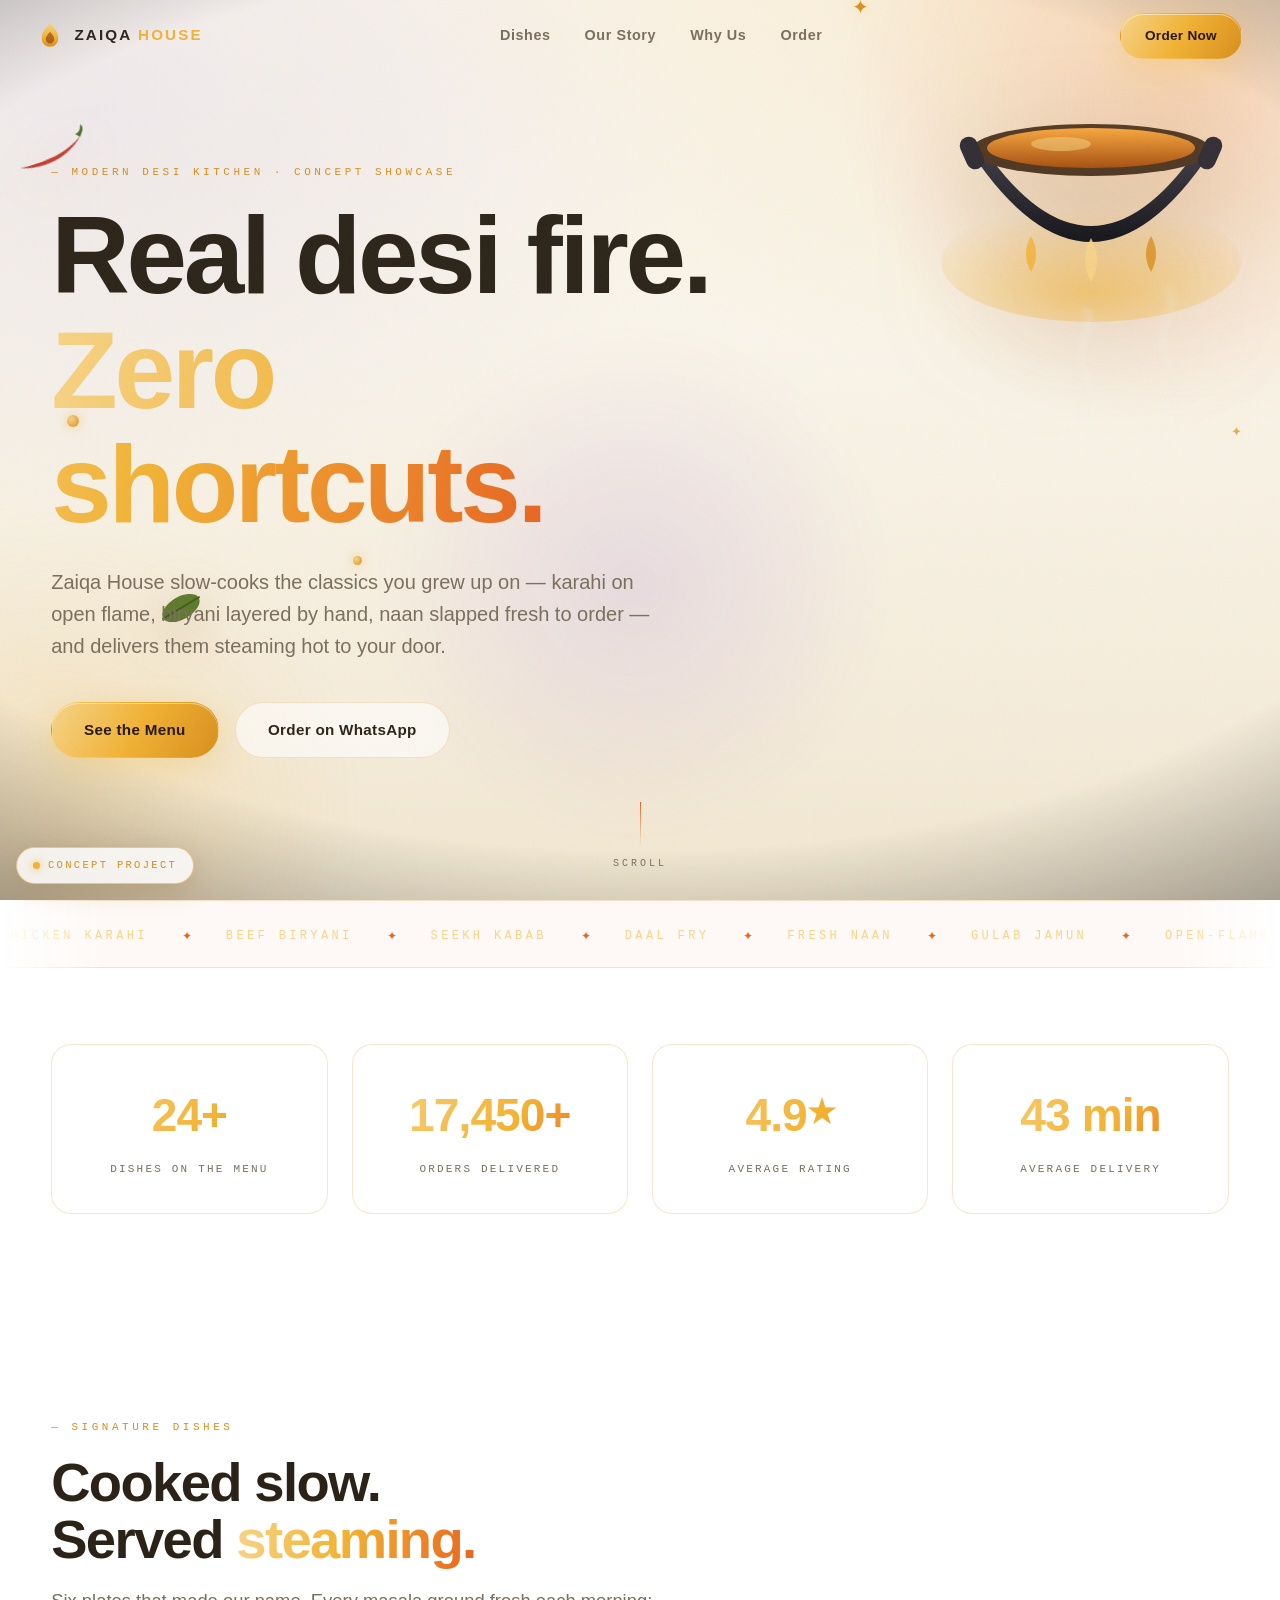
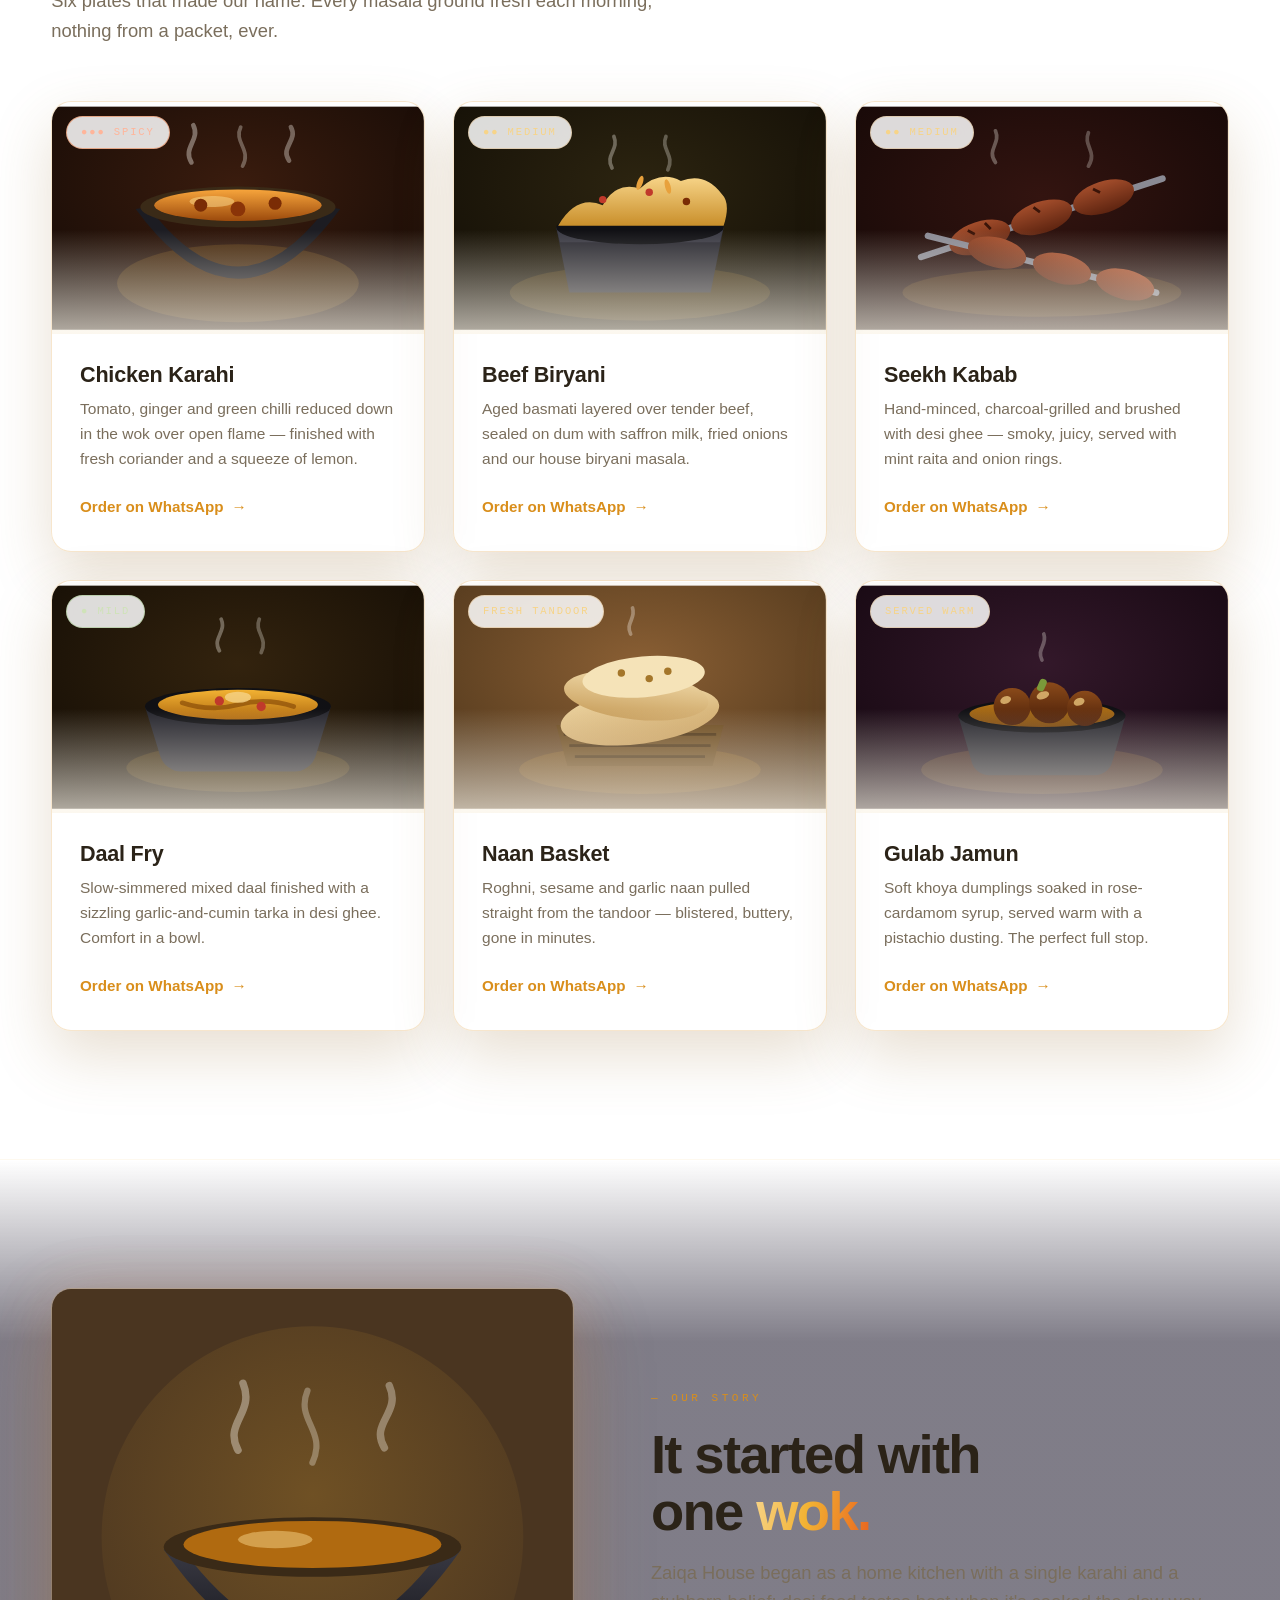
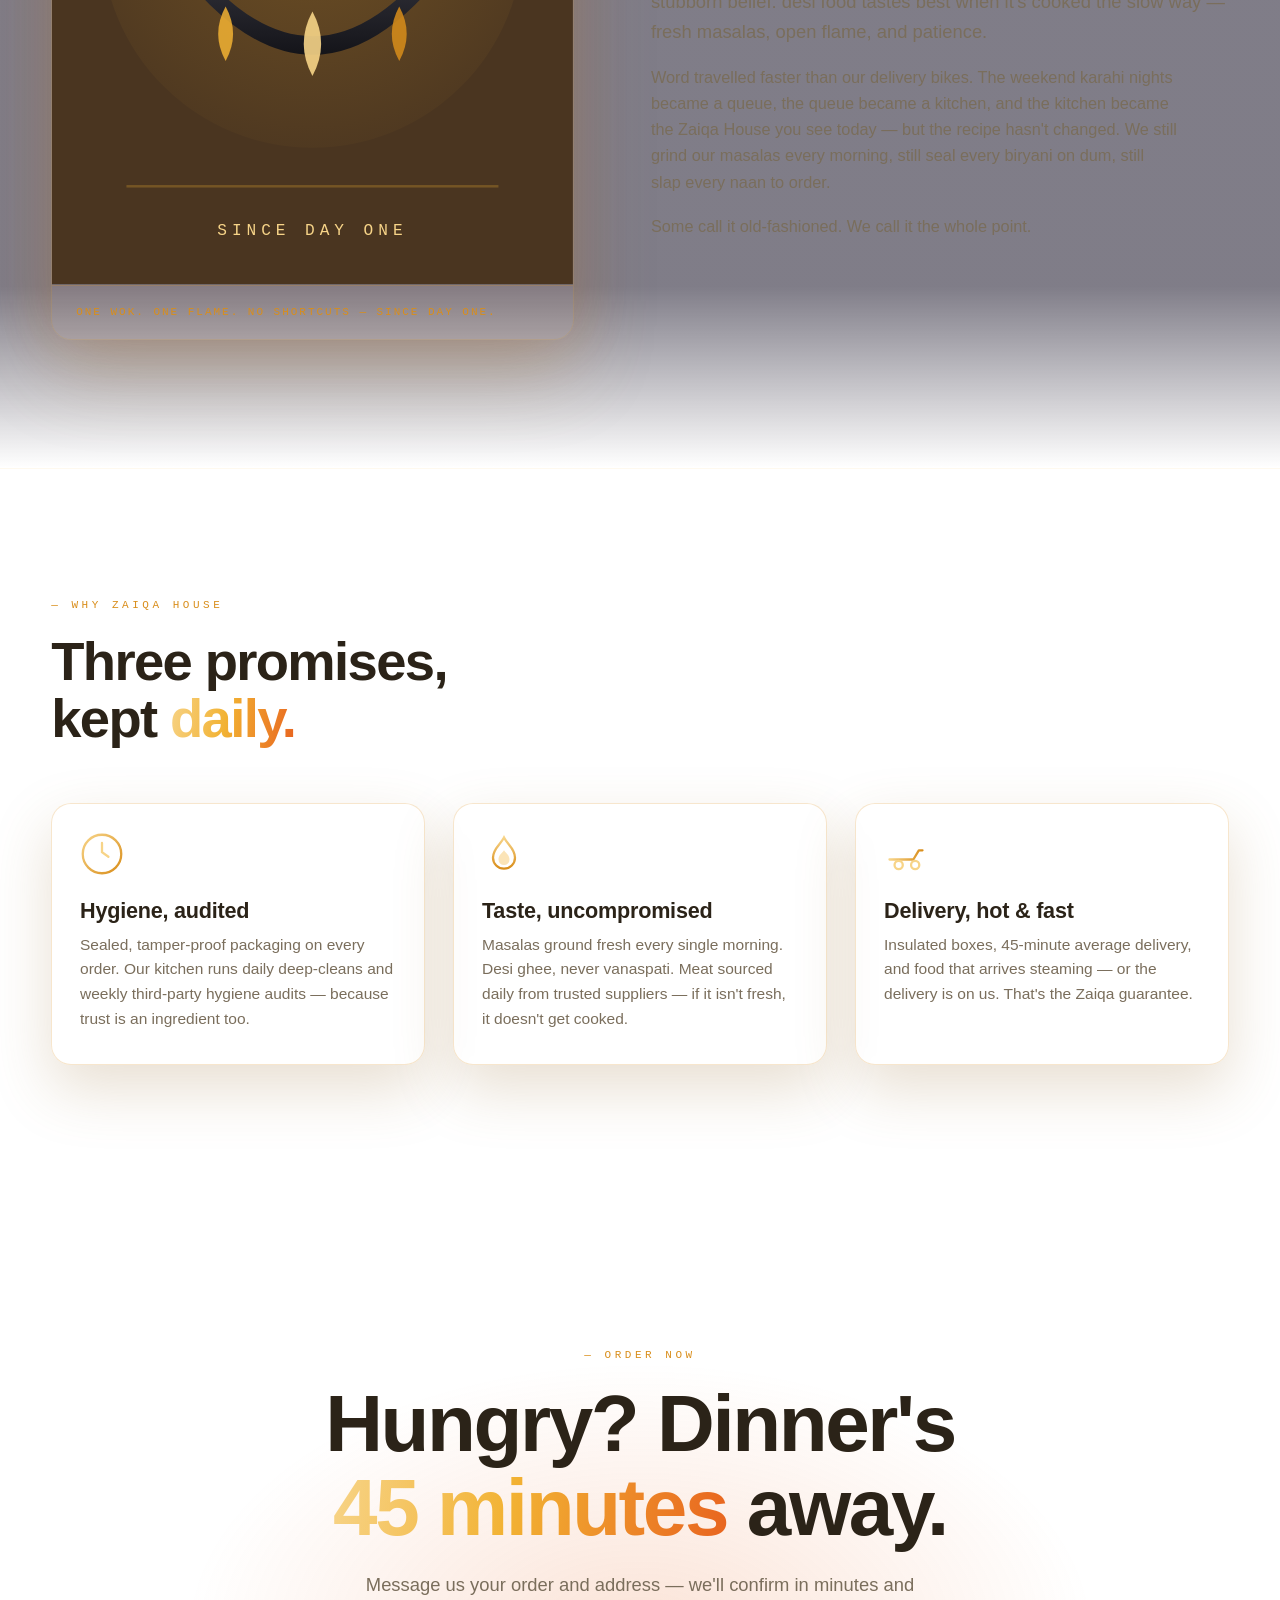
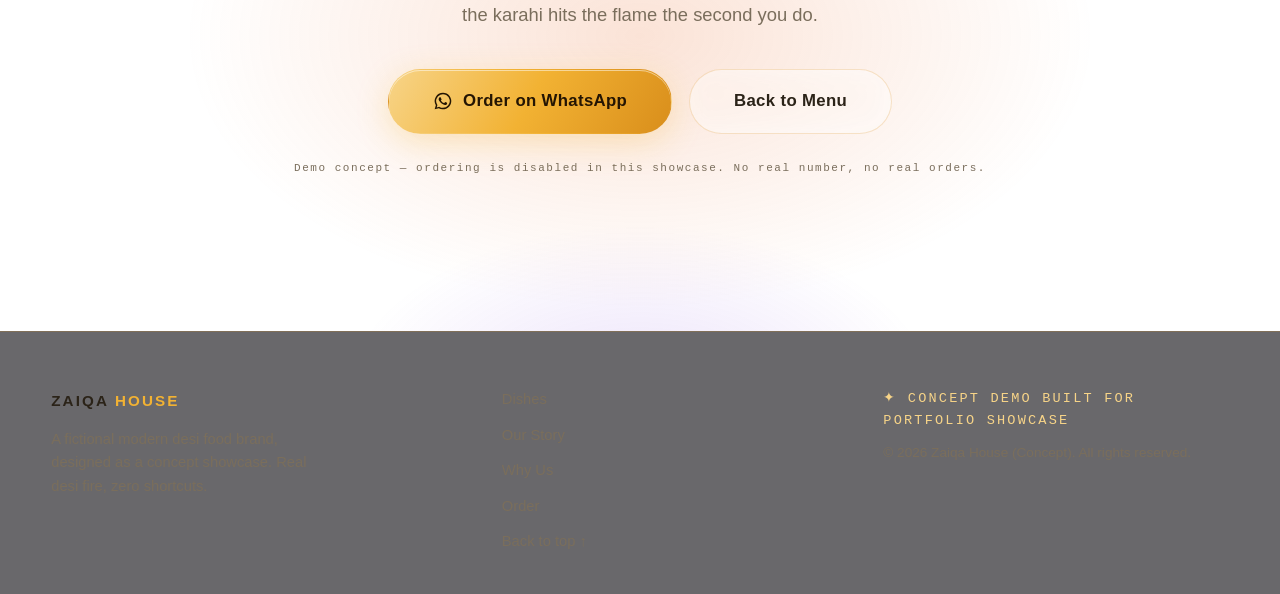
<file: demo/food-concept/index.html>
<!DOCTYPE html>
<html lang="en">
<head>
<meta charset="UTF-8">
<meta name="viewport" content="width=device-width, initial-scale=1.0">
<title>Zaiqa House — Real Desi Fire, Zero Shortcuts (Concept)</title>
<meta name="description" content="Zaiqa House is a fictional modern desi food brand concept: slow-cooked karahi, hand-layered biryani, fresh naan — delivered hot. Concept demo built for portfolio showcase.">
<link rel="stylesheet" href="./styles.css">
</head>
<body id="top">

<!-- Fixed concept badge -->
<div class="concept-badge" aria-label="Concept project">
  <span class="concept-badge__dot"></span> Concept Project
</div>

<!-- Loader -->
<div class="loader" id="loader" aria-hidden="true">
  <div class="loader__inner">
    <div class="loader__mark">Z</div>
    <div class="loader__word">ZAIQA HOUSE</div>
    <div class="loader__bar"><span id="loaderBar"></span></div>
    <div class="loader__pct" id="loaderPct">0%</div>
  </div>
</div>

<!-- Cursor glow (desktop only) -->
<div class="cursor-glow" id="cursorGlow" aria-hidden="true"></div>

<!-- ============ NAV ============ -->
<header class="nav" id="nav">
  <div class="nav__inner">
    <a href="#top" class="brand" aria-label="Zaiqa House home">
      <span class="brand__flame" aria-hidden="true">
        <svg viewBox="0 0 28 36" width="24" height="30"><path d="M14 2 C18 8 24 12 24 21 a10 10 0 0 1 -20 0 C4 12 10 8 14 2 Z" fill="url(#brandFlame)"/><path d="M14 13 c2 3 5 5 5 9 a5 5 0 0 1 -10 0 c0-4 3-6 5-9 Z" fill="#7a2c05" opacity="0.55"/><defs><linearGradient id="brandFlame" x1="0" y1="0" x2="0" y2="1"><stop offset="0" stop-color="#f7d488"/><stop offset="0.6" stop-color="#f2b233"/><stop offset="1" stop-color="#d98e1b"/></linearGradient></defs></svg>
      </span>
      <span class="brand__text">ZAIQA <em>HOUSE</em></span>
    </a>
    <nav class="nav__links" id="navLinks" aria-label="Primary">
      <a href="#dishes">Dishes</a>
      <a href="#story">Our Story</a>
      <a href="#why">Why Us</a>
      <a href="#order">Order</a>
    </nav>
    <div class="nav__actions">
      <a href="#order" class="btn btn--gold btn--sm magnetic">Order Now</a>
      <button class="nav__burger" id="burger" aria-label="Open menu" aria-expanded="false">
        <span></span><span></span><span></span>
      </button>
    </div>
  </div>
</header>

<!-- ============ HERO ============ -->
<section class="hero" id="hero">
  <div class="hero__bg" aria-hidden="true">
    <div class="hero__layer hero__layer--back" data-depth="0.04">
      <div class="hero__glow hero__glow--ember"></div>
      <div class="hero__glow hero__glow--gold"></div>
      <div class="hero__glow hero__glow--violet"></div>
    </div>
    <div class="hero__layer hero__layer--mid" data-depth="0.10" aria-hidden="true">
      <!-- Karahi pot silhouette with fire glow -->
      <svg class="float float--karahi" viewBox="0 0 360 300">
        <defs>
          <radialGradient id="fireGlow" cx="0.5" cy="0.75" r="0.7">
            <stop offset="0" stop-color="#f2b233" stop-opacity="0.55"/><stop offset="1" stop-color="#f2b233" stop-opacity="0"/>
          </radialGradient>
          <linearGradient id="karahiBody" x1="0" y1="0" x2="0" y2="1">
            <stop offset="0" stop-color="#3a3a44"/><stop offset="1" stop-color="#141419"/>
          </linearGradient>
          <linearGradient id="curryGlow" x1="0" y1="0" x2="0" y2="1">
            <stop offset="0" stop-color="#f7a53c"/><stop offset="1" stop-color="#a34d0e"/>
          </linearGradient>
        </defs>
        <ellipse cx="180" cy="230" rx="150" ry="60" fill="url(#fireGlow)"/>
        <path d="M60 120 Q180 300 300 120 L286 118 Q180 270 74 118 Z" fill="url(#karahiBody)"/>
        <ellipse cx="180" cy="118" rx="120" ry="26" fill="#4a3520"/>
        <ellipse cx="180" cy="116" rx="104" ry="20" fill="url(#curryGlow)"/>
        <ellipse cx="150" cy="112" rx="30" ry="7" fill="#f7d488" opacity="0.5"/>
        <rect x="52" y="104" width="18" height="34" rx="9" fill="#2a2a32" transform="rotate(-24 61 121)"/>
        <rect x="290" y="104" width="18" height="34" rx="9" fill="#2a2a32" transform="rotate(24 299 121)"/>
        <path d="M120 240 q10 -18 0 -36 q-10 18 0 36" fill="#f2b233" opacity="0.8"/>
        <path d="M180 250 q12 -22 0 -44 q-12 22 0 44" fill="#f7d488" opacity="0.85"/>
        <path d="M240 240 q10 -18 0 -36 q-10 18 0 36" fill="#d98e1b" opacity="0.8"/>
      </svg>
      <!-- Rising steam wisps -->
      <svg class="steam steam--1" viewBox="0 0 60 160">
        <path d="M30 150 C14 120 46 100 30 70 C14 40 46 24 30 4" fill="none" stroke="#f5f1e8" stroke-width="5" stroke-linecap="round" opacity="0.35"/>
      </svg>
      <svg class="steam steam--2" viewBox="0 0 60 160">
        <path d="M30 150 C46 120 14 100 30 70 C46 40 14 24 30 4" fill="none" stroke="#f5f1e8" stroke-width="4" stroke-linecap="round" opacity="0.28"/>
      </svg>
      <svg class="steam steam--3" viewBox="0 0 60 160">
        <path d="M30 150 C14 120 46 100 30 70 C14 40 46 24 30 4" fill="none" stroke="#f5f1e8" stroke-width="6" stroke-linecap="round" opacity="0.22"/>
      </svg>
      <!-- Floating spices -->
      <span class="spice spice--chili" aria-hidden="true">
        <svg viewBox="0 0 90 40"><path d="M8 26 C30 34 58 32 78 12 C60 26 34 28 8 26 Z" fill="#c0392b"/><path d="M76 14 q8 -8 4 -12 q-2 8 -8 8" fill="#3e6b1f" stroke-width="3"/></svg>
      </span>
      <span class="spice spice--leaf" aria-hidden="true">
        <svg viewBox="0 0 60 60"><ellipse cx="30" cy="30" rx="22" ry="12" fill="#5d7a2a" transform="rotate(-30 30 30)"/><line x1="10" y1="42" x2="50" y2="18" stroke="#3e5a1a" stroke-width="2"/></svg>
      </span>
      <span class="spice spice--star" aria-hidden="true">✦</span>
      <span class="spice spice--seed" aria-hidden="true"></span>
      <span class="spice spice--seed spice--seed2" aria-hidden="true"></span>
    </div>
    <div class="hero__layer hero__layer--front" data-depth="0.18" aria-hidden="true">
      <span class="spark spark--1">✦</span>
      <span class="spark spark--2">✦</span>
      <span class="spark spark--3">✦</span>
    </div>
    <div class="hero__leak" aria-hidden="true"></div>
    <div class="hero__vignette" aria-hidden="true"></div>
  </div>

  <div class="hero__content">
    <p class="kicker reveal">Modern Desi Kitchen · Concept Showcase</p>
    <h1 class="hero__title">
      <span class="reveal">Real desi fire.</span>
      <span class="reveal reveal--d1"><em class="gold-text">Zero shortcuts.</em></span>
    </h1>
    <p class="hero__sub reveal reveal--d2">Zaiqa House slow-cooks the classics you grew up on — karahi on open flame, biryani layered by hand, naan slapped fresh to order — and delivers them steaming hot to your door.</p>
    <div class="hero__cta reveal reveal--d3">
      <a href="#dishes" class="btn btn--gold magnetic">See the Menu</a>
      <a href="#order" class="btn btn--ghost magnetic">Order on WhatsApp</a>
    </div>
  </div>

  <a href="#stats" class="hero__scroll" aria-label="Scroll to stats">
    <span class="hero__scroll-line"></span> Scroll
  </a>
</section>

<!-- ============ MARQUEE ============ -->
<div class="marquee" aria-hidden="true">
  <div class="marquee__track">
    <span>Chicken Karahi</span><i>✦</i><span>Beef Biryani</span><i>✦</i><span>Seekh Kabab</span><i>✦</i><span>Daal Fry</span><i>✦</i><span>Fresh Naan</span><i>✦</i><span>Gulab Jamun</span><i>✦</i><span>Open-Flame Cooking</span><i>✦</i><span>Hot &amp; Fast Delivery</span><i>✦</i>
    <span>Chicken Karahi</span><i>✦</i><span>Beef Biryani</span><i>✦</i><span>Seekh Kabab</span><i>✦</i><span>Daal Fry</span><i>✦</i><span>Fresh Naan</span><i>✦</i><span>Gulab Jamun</span><i>✦</i><span>Open-Flame Cooking</span><i>✦</i><span>Hot &amp; Fast Delivery</span><i>✦</i>
  </div>
</div>

<!-- ============ STATS ============ -->
<section class="stats" id="stats">
  <div class="wrap stats__grid">
    <div class="stat reveal">
      <div class="stat__num"><span class="counter" data-target="25">0</span>+</div>
      <div class="stat__label">Dishes on the Menu</div>
    </div>
    <div class="stat reveal reveal--d1">
      <div class="stat__num"><span class="counter" data-target="18000">0</span>+</div>
      <div class="stat__label">Orders Delivered</div>
    </div>
    <div class="stat reveal reveal--d2">
      <div class="stat__num">4.9<span class="stat__star">★</span></div>
      <div class="stat__label">Average Rating</div>
    </div>
    <div class="stat reveal reveal--d3">
      <div class="stat__num"><span class="counter" data-target="45">0</span> min</div>
      <div class="stat__label">Average Delivery</div>
    </div>
  </div>
</section>

<!-- ============ SIGNATURE DISHES ============ -->
<section class="section" id="dishes">
  <div class="wrap">
    <p class="kicker reveal">Signature Dishes</p>
    <div class="section__head">
      <h2 class="reveal">Cooked slow.<br>Served <em class="gold-text">steaming.</em></h2>
      <p class="section__lede reveal reveal--d1">Six plates that made our name. Every masala ground fresh each morning; nothing from a packet, ever.</p>
    </div>

    <div class="cards cards--3">
      <!-- Chicken Karahi -->
      <article class="card tilt reveal">
        <div class="card__art" aria-hidden="true">
          <svg viewBox="0 0 400 240">
            <defs>
              <radialGradient id="d1bg" cx="0.5" cy="0.35" r="0.8"><stop offset="0" stop-color="#3a1c0e"/><stop offset="1" stop-color="#120905"/></radialGradient>
              <linearGradient id="d1curry" x1="0" y1="0" x2="0" y2="1"><stop offset="0" stop-color="#f7a53c"/><stop offset="1" stop-color="#9c4a0c"/></linearGradient>
            </defs>
            <rect width="400" height="240" fill="url(#d1bg)"/>
            <ellipse cx="200" cy="190" rx="130" ry="42" fill="#f2b233" opacity="0.14"/>
            <path d="M90 110 Q200 260 310 110 L296 108 Q200 236 104 108 Z" fill="#1c1c22"/>
            <ellipse cx="200" cy="108" rx="105" ry="22" fill="#3a2a17"/>
            <ellipse cx="200" cy="106" rx="90" ry="17" fill="url(#d1curry)"/>
            <ellipse cx="172" cy="102" rx="24" ry="6" fill="#f7d488" opacity="0.55"/>
            <circle cx="160" cy="106" r="7" fill="#7a2c05"/><circle cx="200" cy="110" r="8" fill="#8a3408"/><circle cx="240" cy="104" r="7" fill="#7a2c05"/>
            <path d="M150 60 C140 44 160 36 152 20" stroke="#f5f1e8" stroke-width="5" fill="none" stroke-linecap="round" opacity="0.4"/>
            <path d="M205 64 C215 46 195 38 203 22" stroke="#f5f1e8" stroke-width="4" fill="none" stroke-linecap="round" opacity="0.32"/>
            <path d="M255 58 C245 44 265 36 257 22" stroke="#f5f1e8" stroke-width="5" fill="none" stroke-linecap="round" opacity="0.36"/>
          </svg>
          <span class="heat heat--3">●●● Spicy</span>
        </div>
        <div class="card__body">
          <h3>Chicken Karahi</h3>
          <p>Tomato, ginger and green chilli reduced down in the wok over open flame — finished with fresh coriander and a squeeze of lemon.</p>
          <a href="#order" class="card__link magnetic">Order on WhatsApp <span>→</span></a>
        </div>
      </article>

      <!-- Beef Biryani -->
      <article class="card tilt reveal reveal--d1">
        <div class="card__art" aria-hidden="true">
          <svg viewBox="0 0 400 240">
            <defs>
              <radialGradient id="d2bg" cx="0.5" cy="0.35" r="0.8"><stop offset="0" stop-color="#2c2410"/><stop offset="1" stop-color="#100c05"/></radialGradient>
              <linearGradient id="d2rice" x1="0" y1="0" x2="0" y2="1"><stop offset="0" stop-color="#f7d488"/><stop offset="1" stop-color="#c98f2b"/></linearGradient>
            </defs>
            <rect width="400" height="240" fill="url(#d2bg)"/>
            <ellipse cx="200" cy="200" rx="140" ry="30" fill="#f2b233" opacity="0.12"/>
            <path d="M110 130 h180 l-14 70 h-152 Z" fill="#2a2a32"/>
            <path d="M110 130 h180 l-4 16 h-172 Z" fill="#3a3a44"/>
            <ellipse cx="200" cy="130" rx="90" ry="18" fill="#101014"/>
            <path d="M112 128 q20 -34 48 -22 q14 -26 40 -18 q22 -20 44 -8 q26 -10 44 14 q10 10 2 34 Z" fill="url(#d2rice)"/>
            <circle cx="160" cy="100" r="4" fill="#c0392b"/><circle cx="210" cy="92" r="4" fill="#c0392b"/><circle cx="250" cy="102" r="4" fill="#7a2c05"/>
            <ellipse cx="200" cy="82" rx="3" ry="8" fill="#e8a13c" transform="rotate(20 200 82)"/>
            <ellipse cx="230" cy="86" rx="3" ry="8" fill="#e8a13c" transform="rotate(-15 230 86)"/>
            <path d="M170 66 C162 52 178 46 172 32" stroke="#f5f1e8" stroke-width="4" fill="none" stroke-linecap="round" opacity="0.35"/>
            <path d="M230 68 C238 52 222 46 228 32" stroke="#f5f1e8" stroke-width="4" fill="none" stroke-linecap="round" opacity="0.3"/>
          </svg>
          <span class="heat heat--2">●● Medium</span>
        </div>
        <div class="card__body">
          <h3>Beef Biryani</h3>
          <p>Aged basmati layered over tender beef, sealed on dum with saffron milk, fried onions and our house biryani masala.</p>
          <a href="#order" class="card__link magnetic">Order on WhatsApp <span>→</span></a>
        </div>
      </article>

      <!-- Seekh Kabab -->
      <article class="card tilt reveal reveal--d2">
        <div class="card__art" aria-hidden="true">
          <svg viewBox="0 0 400 240">
            <defs>
              <radialGradient id="d3bg" cx="0.5" cy="0.4" r="0.8"><stop offset="0" stop-color="#331410"/><stop offset="1" stop-color="#120706"/></radialGradient>
              <linearGradient id="d3meat" x1="0" y1="0" x2="0" y2="1"><stop offset="0" stop-color="#a34d2b"/><stop offset="1" stop-color="#5e2410"/></linearGradient>
            </defs>
            <rect width="400" height="240" fill="url(#d3bg)"/>
            <ellipse cx="200" cy="200" rx="150" ry="26" fill="#f2b233" opacity="0.12"/>
            <g transform="rotate(-18 200 120)">
              <rect x="60" y="116" width="280" height="7" rx="3.5" fill="#8a8a94"/>
              <ellipse cx="130" cy="119" rx="34" ry="17" fill="url(#d3meat)"/>
              <ellipse cx="200" cy="119" rx="34" ry="17" fill="url(#d3meat)"/>
              <ellipse cx="270" cy="119" rx="34" ry="17" fill="url(#d3meat)"/>
              <path d="M120 108 l6 6 M140 106 l4 8 M195 106 l5 7 M262 107 l6 6" stroke="#3a1408" stroke-width="3"/>
            </g>
            <g transform="rotate(14 200 170)">
              <rect x="70" y="166" width="260" height="7" rx="3.5" fill="#8a8a94"/>
              <ellipse cx="150" cy="169" rx="32" ry="16" fill="url(#d3meat)"/>
              <ellipse cx="222" cy="169" rx="32" ry="16" fill="url(#d3meat)"/>
              <ellipse cx="292" cy="169" rx="32" ry="16" fill="url(#d3meat)"/>
            </g>
            <path d="M150 60 C140 46 156 40 150 26" stroke="#f5f1e8" stroke-width="4" fill="none" stroke-linecap="round" opacity="0.32"/>
            <path d="M250 64 C260 48 244 42 250 28" stroke="#f5f1e8" stroke-width="4" fill="none" stroke-linecap="round" opacity="0.28"/>
          </svg>
          <span class="heat heat--2">●● Medium</span>
        </div>
        <div class="card__body">
          <h3>Seekh Kabab</h3>
          <p>Hand-minced, charcoal-grilled and brushed with desi ghee — smoky, juicy, served with mint raita and onion rings.</p>
          <a href="#order" class="card__link magnetic">Order on WhatsApp <span>→</span></a>
        </div>
      </article>

      <!-- Daal Fry -->
      <article class="card tilt reveal">
        <div class="card__art" aria-hidden="true">
          <svg viewBox="0 0 400 240">
            <defs>
              <radialGradient id="d4bg" cx="0.5" cy="0.35" r="0.8"><stop offset="0" stop-color="#33230e"/><stop offset="1" stop-color="#110b04"/></radialGradient>
              <linearGradient id="d4daal" x1="0" y1="0" x2="0" y2="1"><stop offset="0" stop-color="#f2b233"/><stop offset="1" stop-color="#b06a10"/></linearGradient>
            </defs>
            <rect width="400" height="240" fill="url(#d4bg)"/>
            <ellipse cx="200" cy="196" rx="120" ry="26" fill="#f2b233" opacity="0.12"/>
            <path d="M100 130 h200 a0 0 0 0 1 0 0 l-16 52 a24 24 0 0 1 -24 18 h-120 a24 24 0 0 1 -24 -18 Z" fill="#26262e"/>
            <ellipse cx="200" cy="130" rx="100" ry="20" fill="#101014"/>
            <ellipse cx="200" cy="128" rx="86" ry="16" fill="url(#d4daal)"/>
            <path d="M140 126 q30 10 60 2 q30 -8 60 2" stroke="#8a4d08" stroke-width="5" fill="none" stroke-linecap="round" opacity="0.7"/>
            <circle cx="180" cy="124" r="5" fill="#c0392b"/><circle cx="225" cy="130" r="5" fill="#c0392b"/>
            <ellipse cx="200" cy="120" rx="14" ry="6" fill="#f7d488" opacity="0.8"/>
            <path d="M180 70 C172 56 188 50 182 36" stroke="#f5f1e8" stroke-width="4" fill="none" stroke-linecap="round" opacity="0.35"/>
            <path d="M225 72 C233 56 217 50 223 36" stroke="#f5f1e8" stroke-width="4" fill="none" stroke-linecap="round" opacity="0.3"/>
          </svg>
          <span class="heat heat--1">● Mild</span>
        </div>
        <div class="card__body">
          <h3>Daal Fry</h3>
          <p>Slow-simmered mixed daal finished with a sizzling garlic-and-cumin tarka in desi ghee. Comfort in a bowl.</p>
          <a href="#order" class="card__link magnetic">Order on WhatsApp <span>→</span></a>
        </div>
      </article>

      <!-- Naan Basket -->
      <article class="card tilt reveal reveal--d1">
        <div class="card__art" aria-hidden="true">
          <svg viewBox="0 0 400 240">
            <defs>
              <radialGradient id="d5bg" cx="0.5" cy="0.35" r="0.8"><stop offset="0" stop-color="#8a5f34"/><stop offset="1" stop-color="#4a3319"/></radialGradient>
              <linearGradient id="d5naan" x1="0" y1="0" x2="0" y2="1"><stop offset="0" stop-color="#f0d9a8"/><stop offset="1" stop-color="#c9a05e"/></linearGradient>
            </defs>
            <rect width="400" height="240" fill="url(#d5bg)"/>
            <ellipse cx="200" cy="198" rx="130" ry="26" fill="#f2b233" opacity="0.12"/>
            <path d="M110 150 h180 l-12 44 h-156 Z" fill="#6b4a1e"/>
            <path d="M118 160 h164 M124 172 h152 M130 184 h140" stroke="#4a3010" stroke-width="3"/>
            <ellipse cx="200" cy="140" rx="86" ry="30" fill="url(#d5naan)" transform="rotate(-8 200 140)"/>
            <ellipse cx="196" cy="118" rx="78" ry="26" fill="url(#d5naan)" transform="rotate(6 196 118)"/>
            <ellipse cx="204" cy="98" rx="66" ry="22" fill="#f5e3b8" transform="rotate(-5 204 98)"/>
            <circle cx="180" cy="94" r="4" fill="#a4762a"/><circle cx="210" cy="100" r="4" fill="#a4762a"/><circle cx="230" cy="92" r="4" fill="#a4762a"/>
            <path d="M190 52 C184 40 196 36 192 24" stroke="#f5f1e8" stroke-width="4" fill="none" stroke-linecap="round" opacity="0.35"/>
          </svg>
          <span class="heat heat--0">Fresh tandoor</span>
        </div>
        <div class="card__body">
          <h3>Naan Basket</h3>
          <p>Roghni, sesame and garlic naan pulled straight from the tandoor — blistered, buttery, gone in minutes.</p>
          <a href="#order" class="card__link magnetic">Order on WhatsApp <span>→</span></a>
        </div>
      </article>

      <!-- Gulab Jamun -->
      <article class="card tilt reveal reveal--d2">
        <div class="card__art" aria-hidden="true">
          <svg viewBox="0 0 400 240">
            <defs>
              <radialGradient id="d6bg" cx="0.5" cy="0.35" r="0.8"><stop offset="0" stop-color="#33182a"/><stop offset="1" stop-color="#12060e"/></radialGradient>
              <linearGradient id="d6jamun" x1="0" y1="0" x2="0" y2="1"><stop offset="0" stop-color="#8a4a1a"/><stop offset="1" stop-color="#4a1e08"/></linearGradient>
              <linearGradient id="d6syrup" x1="0" y1="0" x2="0" y2="1"><stop offset="0" stop-color="#d98e1b" stop-opacity="0.85"/><stop offset="1" stop-color="#8a4d08" stop-opacity="0.85"/></linearGradient>
            </defs>
            <rect width="400" height="240" fill="url(#d6bg)"/>
            <ellipse cx="200" cy="198" rx="130" ry="26" fill="#f2b233" opacity="0.12"/>
            <path d="M110 140 h180 l-14 48 a20 20 0 0 1 -20 16 h-112 a20 20 0 0 1 -20 -16 Z" fill="#26262e"/>
            <ellipse cx="200" cy="140" rx="90" ry="18" fill="#101014"/>
            <ellipse cx="200" cy="138" rx="78" ry="14" fill="url(#d6syrup)"/>
            <circle cx="168" cy="130" r="20" fill="url(#d6jamun)"/>
            <circle cx="208" cy="126" r="22" fill="url(#d6jamun)"/>
            <circle cx="246" cy="132" r="19" fill="url(#d6jamun)"/>
            <ellipse cx="161" cy="123" rx="6" ry="4" fill="#f7d488" opacity="0.7" transform="rotate(-20 161 123)"/>
            <ellipse cx="201" cy="118" rx="7" ry="4" fill="#f7d488" opacity="0.7" transform="rotate(-20 201 118)"/>
            <ellipse cx="240" cy="125" rx="6" ry="4" fill="#f7d488" opacity="0.7" transform="rotate(-20 240 125)"/>
            <rect x="196" y="100" width="8" height="14" rx="4" fill="#7a9a3a" transform="rotate(24 200 107)"/>
            <path d="M200 80 C194 68 206 64 202 52" stroke="#f5f1e8" stroke-width="4" fill="none" stroke-linecap="round" opacity="0.3"/>
          </svg>
          <span class="heat heat--0">Served warm</span>
        </div>
        <div class="card__body">
          <h3>Gulab Jamun</h3>
          <p>Soft khoya dumplings soaked in rose-cardamom syrup, served warm with a pistachio dusting. The perfect full stop.</p>
          <a href="#order" class="card__link magnetic">Order on WhatsApp <span>→</span></a>
        </div>
      </article>
    </div>
  </div>
</section>

<!-- ============ OUR STORY ============ -->
<section class="section section--alt" id="story">
  <div class="wrap split">
    <div class="split__art reveal" aria-hidden="true">
      <div class="story-panel">
        <svg viewBox="0 0 420 480">
          <defs>
            <radialGradient id="storyGlow" cx="0.5" cy="0.4" r="0.7">
              <stop offset="0" stop-color="#f2b233" stop-opacity="0.22"/><stop offset="1" stop-color="#f2b233" stop-opacity="0"/>
            </radialGradient>
            <linearGradient id="storyPot" x1="0" y1="0" x2="0" y2="1">
              <stop offset="0" stop-color="#3a3a44"/><stop offset="1" stop-color="#141419"/>
            </linearGradient>
          </defs>
          <rect width="420" height="480" fill="#4a3520"/>
          <circle cx="210" cy="200" r="170" fill="url(#storyGlow)"/>
          <path d="M90 210 Q210 380 330 210 L316 208 Q210 352 104 208 Z" fill="url(#storyPot)"/>
          <ellipse cx="210" cy="208" rx="120" ry="24" fill="#3a2a17"/>
          <ellipse cx="210" cy="206" rx="104" ry="19" fill="#b06a10"/>
          <ellipse cx="180" cy="202" rx="30" ry="7" fill="#f7d488" opacity="0.5"/>
          <path d="M150 130 C138 108 164 100 154 76" stroke="#f5f1e8" stroke-width="6" fill="none" stroke-linecap="round" opacity="0.4"/>
          <path d="M210 140 C222 114 196 106 206 82" stroke="#f5f1e8" stroke-width="5" fill="none" stroke-linecap="round" opacity="0.32"/>
          <path d="M268 128 C256 108 282 100 272 78" stroke="#f5f1e8" stroke-width="6" fill="none" stroke-linecap="round" opacity="0.36"/>
          <path d="M140 300 q12 -22 0 -44 q-12 22 0 44" fill="#f2b233" opacity="0.85"/>
          <path d="M210 312 q14 -26 0 -52 q-14 26 0 52" fill="#f7d488" opacity="0.9"/>
          <path d="M280 300 q12 -22 0 -44 q-12 22 0 44" fill="#d98e1b" opacity="0.85"/>
          <rect x="60" y="400" width="300" height="2" fill="#f2b233" opacity="0.25"/>
          <text x="210" y="440" text-anchor="middle" fill="#f7d488" font-family="ui-monospace,monospace" font-size="13" letter-spacing="4">SINCE DAY ONE</text>
        </svg>
        <div class="story-panel__caption">One wok. One flame. No shortcuts — since day one.</div>
      </div>
    </div>
    <div class="split__copy">
      <p class="kicker reveal">Our Story</p>
      <h2 class="reveal">It started with<br>one <em class="gold-text">wok.</em></h2>
      <p class="section__lede reveal reveal--d1">Zaiqa House began as a home kitchen with a single karahi and a stubborn belief: desi food tastes best when it's cooked the slow way — fresh masalas, open flame, and patience.</p>
      <p class="story__p reveal reveal--d2">Word travelled faster than our delivery bikes. The weekend karahi nights became a queue, the queue became a kitchen, and the kitchen became the Zaiqa House you see today — but the recipe hasn't changed. We still grind our masalas every morning, still seal every biryani on dum, still slap every naan to order.</p>
      <p class="story__p reveal reveal--d3">Some call it old-fashioned. We call it the whole point.</p>
    </div>
  </div>
</section>

<!-- ============ WHY US ============ -->
<section class="section" id="why">
  <div class="wrap">
    <p class="kicker reveal">Why Zaiqa House</p>
    <div class="section__head">
      <h2 class="reveal">Three promises,<br>kept <em class="gold-text">daily.</em></h2>
    </div>
    <div class="cards cards--3">
      <article class="card tilt reveal">
        <div class="card__icon" aria-hidden="true">
          <svg viewBox="0 0 48 48" width="44" height="44"><circle cx="24" cy="24" r="21" fill="none" stroke="url(#w1)" stroke-width="2.5"/><path d="M24 12 v10 l7 5" fill="none" stroke="#f7d488" stroke-width="2.5" stroke-linecap="round"/><defs><linearGradient id="w1" x1="0" y1="0" x2="1" y2="1"><stop offset="0" stop-color="#f7d488"/><stop offset="1" stop-color="#d98e1b"/></linearGradient></defs></svg>
        </div>
        <div class="card__body card__body--plain">
          <h3>Hygiene, audited</h3>
          <p>Sealed, tamper-proof packaging on every order. Our kitchen runs daily deep-cleans and weekly third-party hygiene audits — because trust is an ingredient too.</p>
        </div>
      </article>
      <article class="card tilt reveal reveal--d1">
        <div class="card__icon" aria-hidden="true">
          <svg viewBox="0 0 48 48" width="44" height="44"><path d="M24 6 C28 14 36 18 36 28 a12 12 0 0 1 -24 0 C12 18 20 14 24 6 Z" fill="none" stroke="url(#w2)" stroke-width="2.5"/><path d="M24 20 c2.5 3.5 6 5.5 6 10 a6 6 0 0 1 -12 0 c0-4.5 3.5-6.5 6-10 Z" fill="#f2b233" opacity="0.35"/><defs><linearGradient id="w2" x1="0" y1="0" x2="0" y2="1"><stop offset="0" stop-color="#f7d488"/><stop offset="1" stop-color="#d98e1b"/></linearGradient></defs></svg>
        </div>
        <div class="card__body card__body--plain">
          <h3>Taste, uncompromised</h3>
          <p>Masalas ground fresh every single morning. Desi ghee, never vanaspati. Meat sourced daily from trusted suppliers — if it isn't fresh, it doesn't get cooked.</p>
        </div>
      </article>
      <article class="card tilt reveal reveal--d2">
        <div class="card__icon" aria-hidden="true">
          <svg viewBox="0 0 48 48" width="44" height="44"><path d="M6 30 h26 l6 -10 h4" fill="none" stroke="url(#w3)" stroke-width="2.5" stroke-linecap="round" stroke-linejoin="round"/><circle cx="16" cy="36" r="4.5" fill="none" stroke="#f7d488" stroke-width="2.5"/><circle cx="34" cy="36" r="4.5" fill="none" stroke="#f7d488" stroke-width="2.5"/><defs><linearGradient id="w3" x1="0" y1="0" x2="1" y2="0"><stop offset="0" stop-color="#f7d488"/><stop offset="1" stop-color="#d98e1b"/></linearGradient></defs></svg>
        </div>
        <div class="card__body card__body--plain">
          <h3>Delivery, hot &amp; fast</h3>
          <p>Insulated boxes, 45-minute average delivery, and food that arrives steaming — or the delivery is on us. That's the Zaiqa guarantee.</p>
        </div>
      </article>
    </div>
  </div>
</section>

<!-- ============ ORDER CTA ============ -->
<section class="cta" id="order">
  <div class="wrap cta__inner">
    <p class="kicker reveal">Order Now</p>
    <h2 class="cta__title">
      <span class="reveal">Hungry? Dinner's</span>
      <span class="reveal reveal--d1"><em class="gold-text">45 minutes</em> away.</span>
    </h2>
    <p class="cta__sub reveal reveal--d2">Message us your order and address — we'll confirm in minutes and the karahi hits the flame the second you do.</p>
    <div class="cta__actions reveal reveal--d3">
      <a href="#" class="btn btn--gold btn--lg magnetic">
        <svg viewBox="0 0 24 24" width="20" height="20" aria-hidden="true"><path fill="currentColor" d="M12 2a10 10 0 0 0-8.6 15.1L2 22l5-1.3A10 10 0 1 0 12 2Zm0 18.2a8.2 8.2 0 0 1-4.2-1.1l-.3-.2-3 .8.8-2.9-.2-.3A8.2 8.2 0 1 1 12 20.2Zm4.6-6.1c-.3-.1-1.5-.7-1.7-.8-.2-.1-.4-.1-.6.1-.2.3-.6.8-.8 1-.1.2-.3.2-.5.1a6.7 6.7 0 0 1-3.3-2.9c-.3-.4 0-.5.1-.7l.4-.5c.1-.2.1-.3 0-.5l-.8-1.9c-.2-.5-.4-.4-.6-.4h-.5c-.2 0-.5.2-.7.3-.9.9-1.1 2.2-.2 3.9a11.6 11.6 0 0 0 4.5 4.2c1.7.8 2.4.9 3.2.7.5-.1 1.5-.6 1.7-1.2.2-.6.2-1.1.1-1.2 0-.1-.2-.1-.5-.2Z"/></svg>
        Order on WhatsApp
      </a>
      <a href="#dishes" class="btn btn--ghost btn--lg magnetic">Back to Menu</a>
    </div>
    <p class="cta__note reveal reveal--d3">Demo concept — ordering is disabled in this showcase. No real number, no real orders.</p>
  </div>
</section>

<!-- ============ FOOTER ============ -->
<footer class="footer">
  <div class="wrap footer__grid">
    <div class="footer__brand">
      <span class="brand__text">ZAIQA <em>HOUSE</em></span>
      <p>A fictional modern desi food brand, designed as a concept showcase. Real desi fire, zero shortcuts.</p>
    </div>
    <nav class="footer__nav" aria-label="Footer">
      <a href="#dishes">Dishes</a>
      <a href="#story">Our Story</a>
      <a href="#why">Why Us</a>
      <a href="#order">Order</a>
      <a href="#top">Back to top ↑</a>
    </nav>
    <div class="footer__meta">
      <p class="footer__concept">✦ Concept demo built for portfolio showcase</p>
      <p>© <span id="year">2026</span> Zaiqa House (Concept). All rights reserved.</p>
    </div>
  </div>
</footer>

<script src="./script.js"></script>
</body>
</html>
</file>
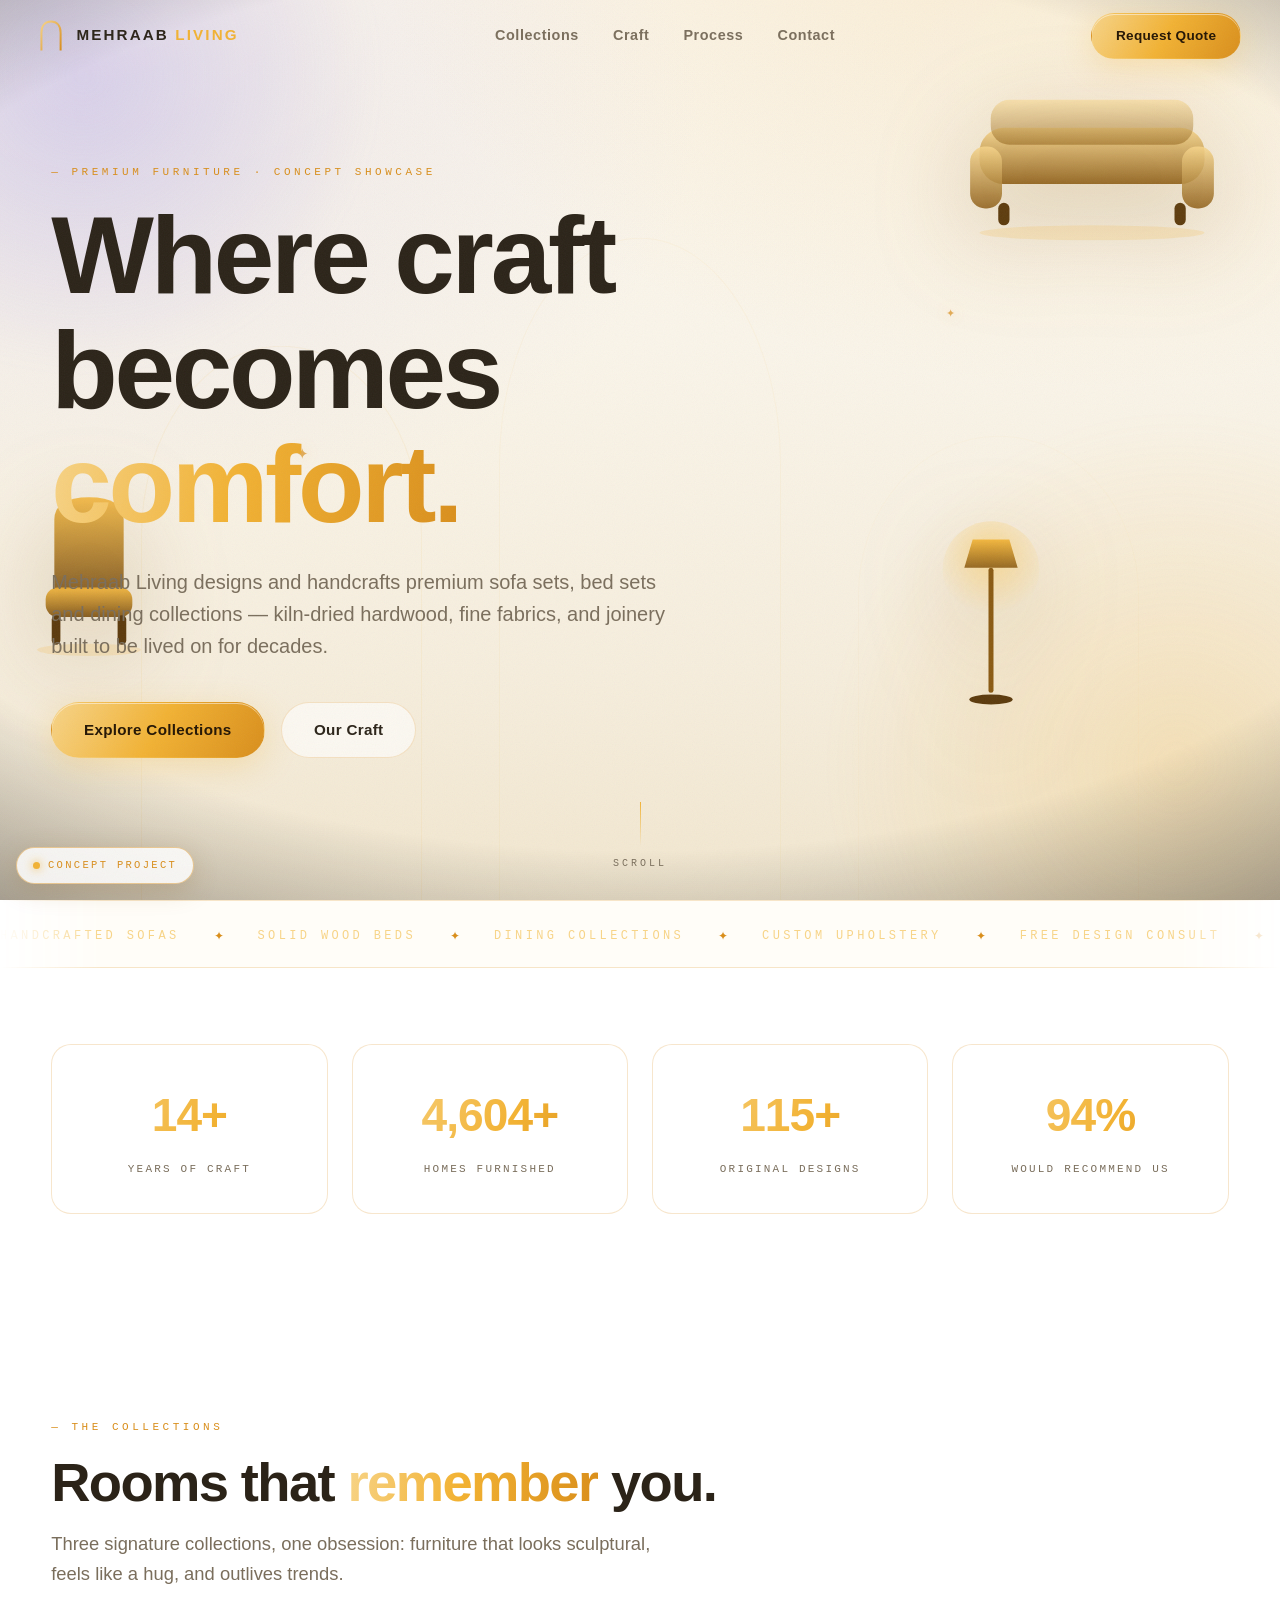
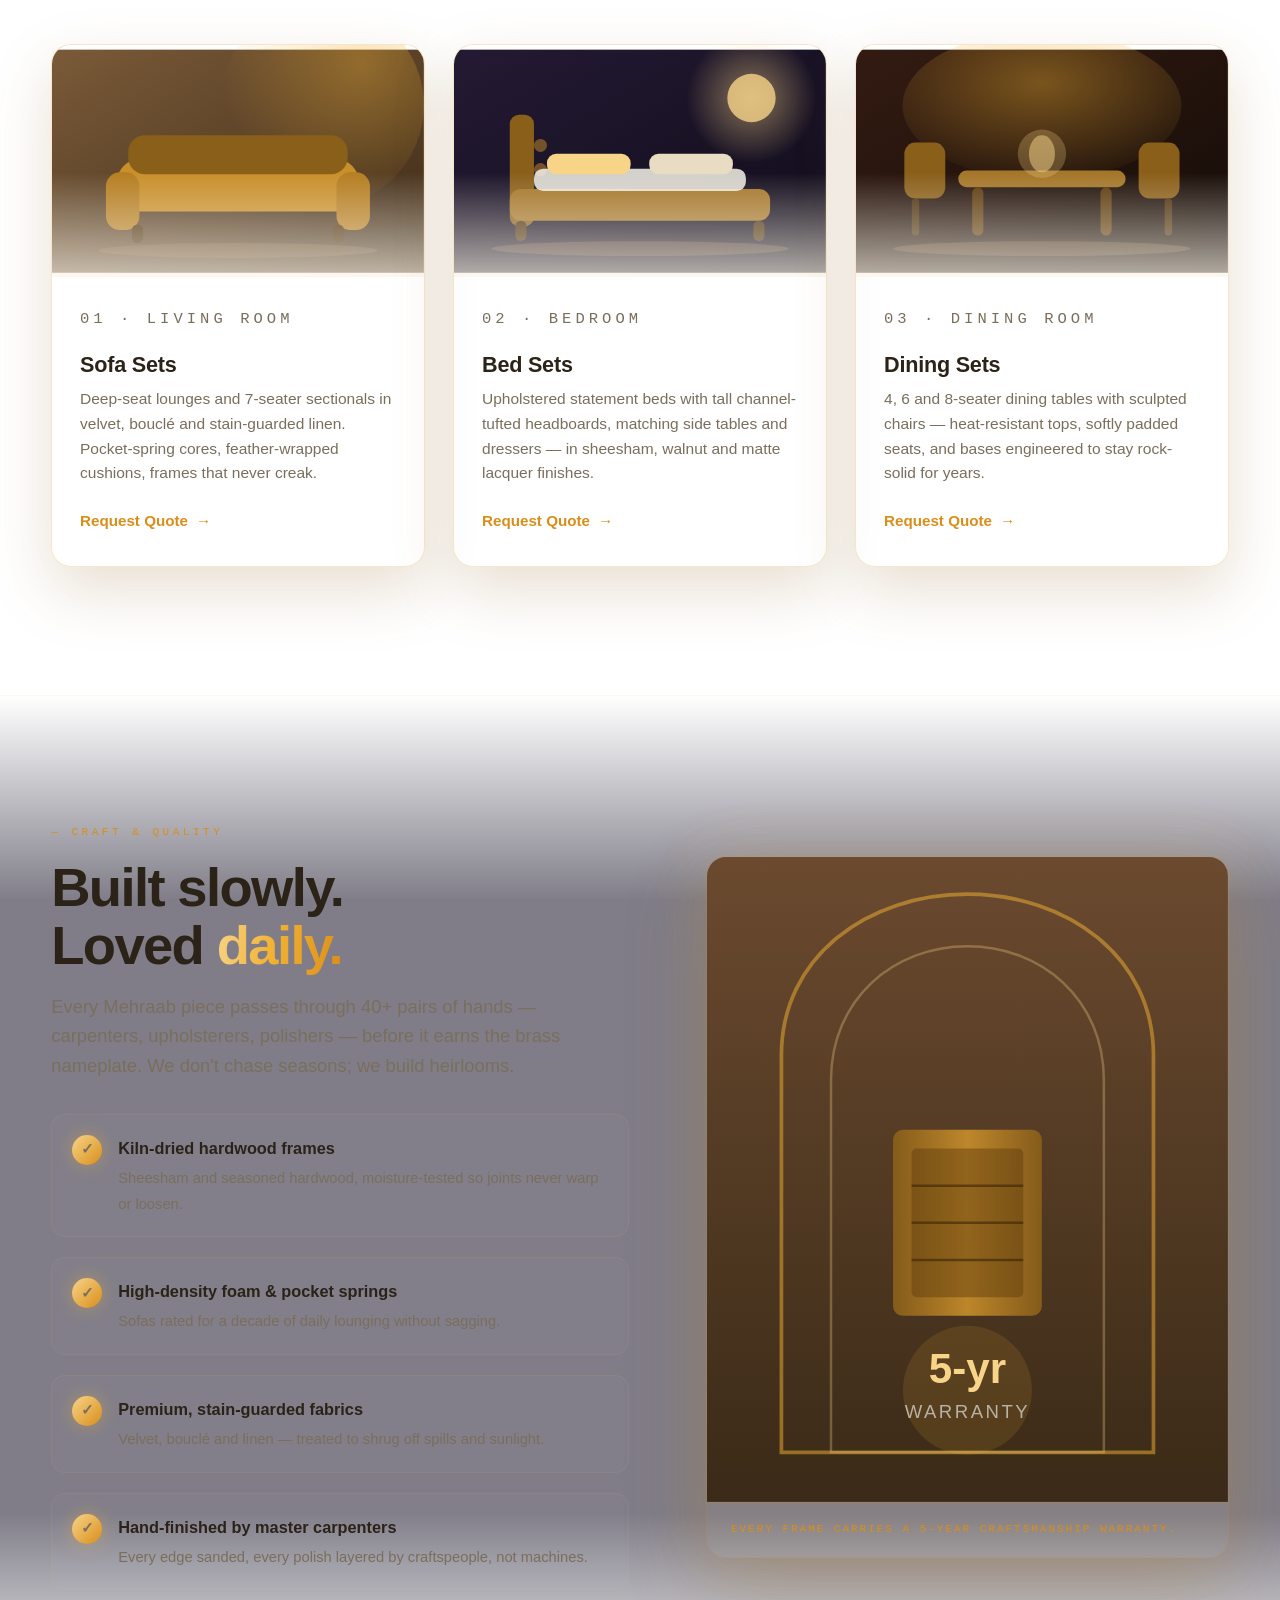
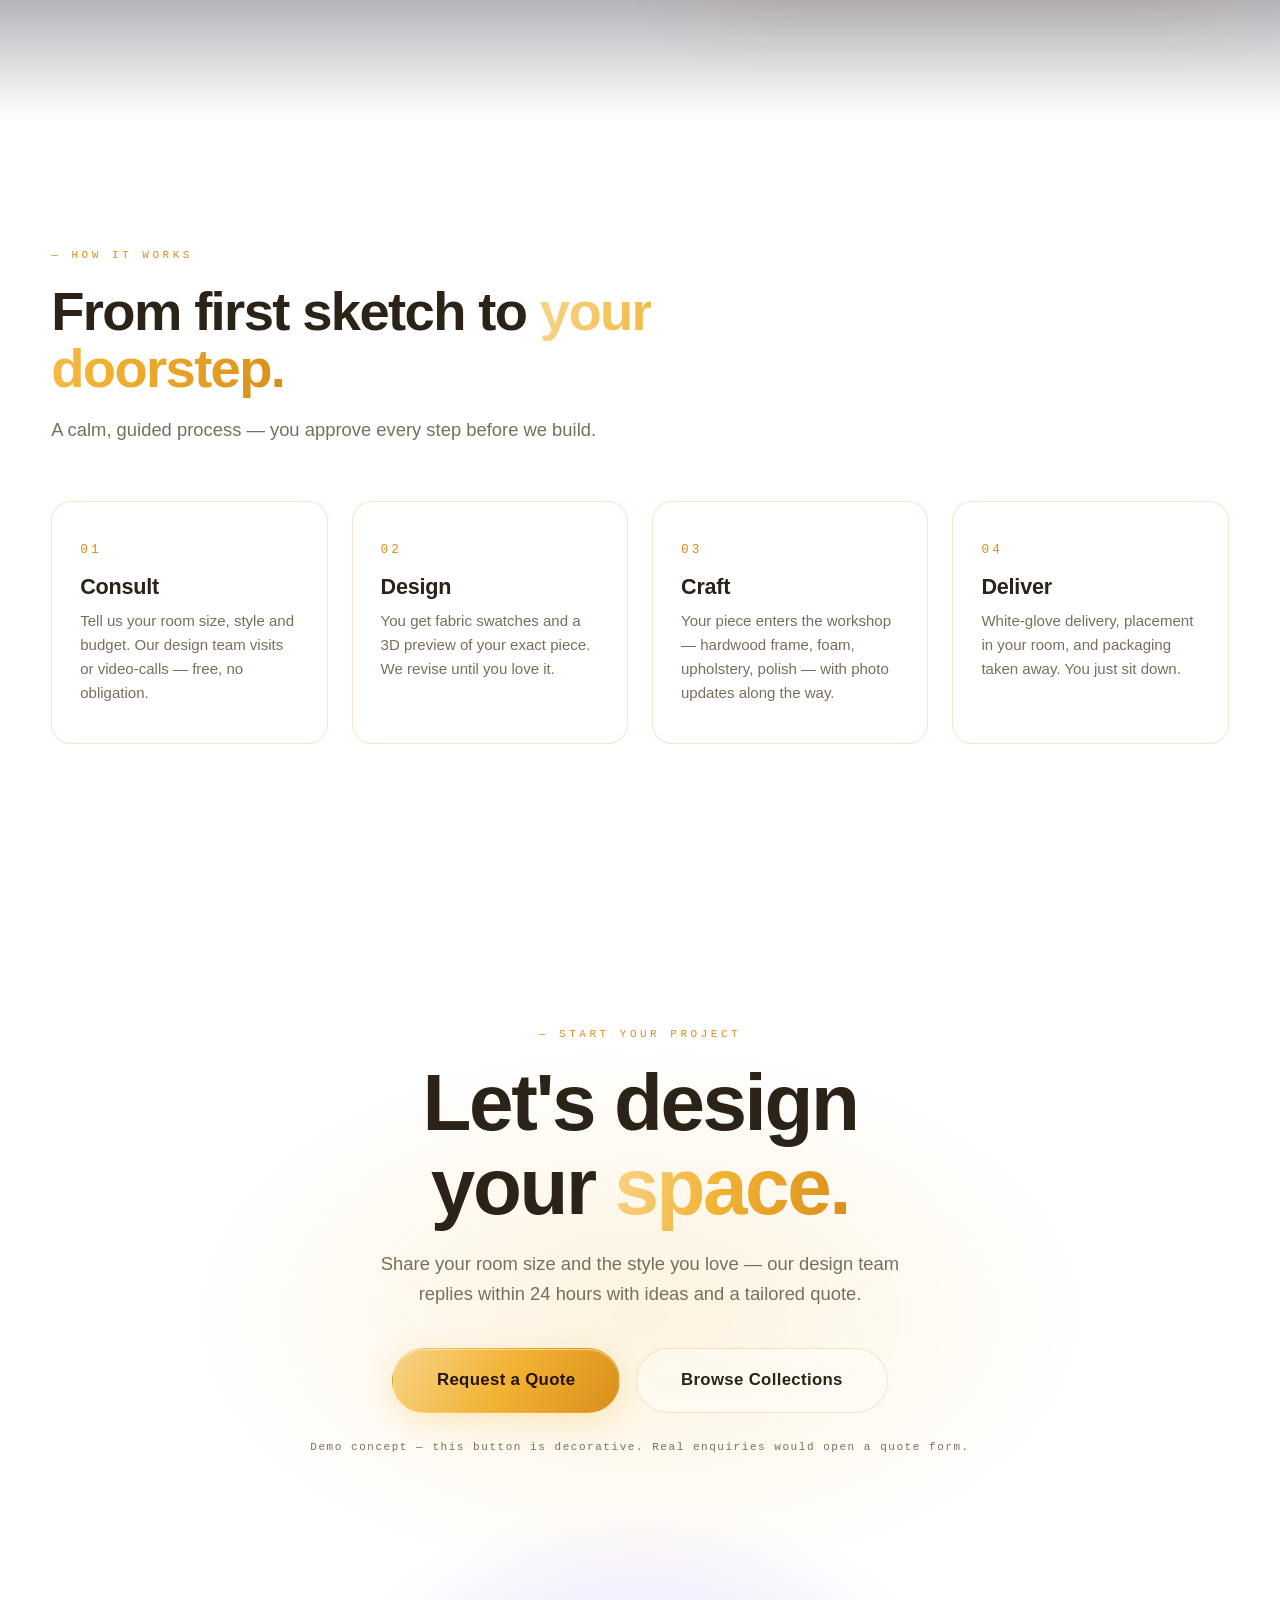
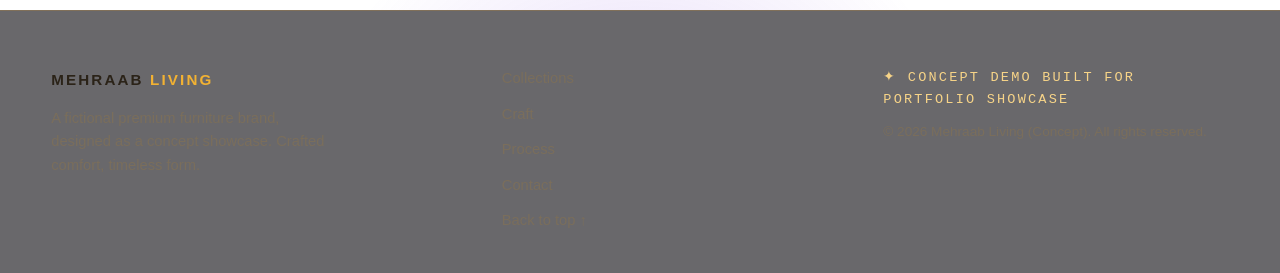
<file: demo/furniture-concept/index.html>
<!DOCTYPE html>
<html lang="en">
<head>
<meta charset="UTF-8">
<meta name="viewport" content="width=device-width, initial-scale=1.0">
<title>Mehraab Living — Premium Furniture, Crafted for Life (Concept)</title>
<meta name="description" content="Mehraab Living is a fictional premium furniture brand concept: handcrafted sofa sets, bed sets and dining collections. Concept demo built for portfolio showcase.">
<link rel="stylesheet" href="./styles.css">
</head>
<body id="top">

<!-- Fixed concept badge -->
<div class="concept-badge" aria-label="Concept project">
  <span class="concept-badge__dot"></span> Concept Project
</div>

<!-- Loader -->
<div class="loader" id="loader" aria-hidden="true">
  <div class="loader__inner">
    <div class="loader__mark">M</div>
    <div class="loader__word">MEHRAAB LIVING</div>
    <div class="loader__bar"><span id="loaderBar"></span></div>
    <div class="loader__pct" id="loaderPct">0%</div>
  </div>
</div>

<!-- Cursor glow (desktop only) -->
<div class="cursor-glow" id="cursorGlow" aria-hidden="true"></div>

<!-- ============ NAV ============ -->
<header class="nav" id="nav">
  <div class="nav__inner">
    <a href="#top" class="brand" aria-label="Mehraab Living home">
      <span class="brand__arch" aria-hidden="true">
        <svg viewBox="0 0 32 40" width="26" height="32"><path d="M4 38 V16 C4 7 9 2 16 2 C23 2 28 7 28 16 V38" fill="none" stroke="url(#brandGold)" stroke-width="2.5"/><defs><linearGradient id="brandGold" x1="0" y1="0" x2="1" y2="1"><stop offset="0" stop-color="#f7d488"/><stop offset="1" stop-color="#d98e1b"/></linearGradient></defs></svg>
      </span>
      <span class="brand__text">MEHRAAB <em>LIVING</em></span>
    </a>
    <nav class="nav__links" id="navLinks" aria-label="Primary">
      <a href="#collections">Collections</a>
      <a href="#craft">Craft</a>
      <a href="#process">Process</a>
      <a href="#contact">Contact</a>
    </nav>
    <div class="nav__actions">
      <a href="#contact" class="btn btn--gold btn--sm magnetic">Request Quote</a>
      <button class="nav__burger" id="burger" aria-label="Open menu" aria-expanded="false">
        <span></span><span></span><span></span>
      </button>
    </div>
  </div>
</header>

<!-- ============ HERO ============ -->
<section class="hero" id="hero">
  <div class="hero__bg" aria-hidden="true">
    <div class="hero__layer hero__layer--back" data-depth="0.04">
      <div class="hero__glow hero__glow--violet"></div>
      <div class="hero__glow hero__glow--gold"></div>
      <div class="hero__arches">
        <div class="arch arch--1"></div>
        <div class="arch arch--2"></div>
        <div class="arch arch--3"></div>
      </div>
    </div>
    <div class="hero__layer hero__layer--mid" data-depth="0.10" aria-hidden="true">
      <svg class="float float--sofa" viewBox="0 0 320 190">
        <defs>
          <linearGradient id="sofaGold" x1="0" y1="0" x2="0" y2="1">
            <stop offset="0" stop-color="#f7d488"/><stop offset="1" stop-color="#8a5a12"/>
          </linearGradient>
        </defs>
        <rect x="40" y="70" width="240" height="60" rx="26" fill="url(#sofaGold)" opacity="0.9"/>
        <rect x="30" y="90" width="34" height="66" rx="16" fill="url(#sofaGold)" opacity="0.85"/>
        <rect x="256" y="90" width="34" height="66" rx="16" fill="url(#sofaGold)" opacity="0.85"/>
        <rect x="52" y="40" width="216" height="48" rx="20" fill="url(#sofaGold)" opacity="0.55"/>
        <rect x="60" y="150" width="12" height="24" rx="6" fill="#5c3a0c"/>
        <rect x="248" y="150" width="12" height="24" rx="6" fill="#5c3a0c"/>
        <ellipse cx="160" cy="182" rx="120" ry="8" fill="#f2b233" opacity="0.18"/>
      </svg>
      <svg class="float float--chair" viewBox="0 0 150 210">
        <defs>
          <linearGradient id="chairGold" x1="0" y1="0" x2="0" y2="1">
            <stop offset="0" stop-color="#f2b233"/><stop offset="1" stop-color="#7a4d0d"/>
          </linearGradient>
        </defs>
        <path d="M35 120 V40 q0-26 40-26 q40 0 40 26 V120 Z" fill="url(#chairGold)" opacity="0.85"/>
        <rect x="25" y="118" width="100" height="34" rx="14" fill="url(#chairGold)" opacity="0.9"/>
        <rect x="32" y="150" width="10" height="34" rx="5" fill="#5c3a0c"/>
        <rect x="108" y="150" width="10" height="34" rx="5" fill="#5c3a0c"/>
        <ellipse cx="75" cy="190" rx="60" ry="7" fill="#f2b233" opacity="0.18"/>
      </svg>
      <svg class="float float--lamp" viewBox="0 0 120 260">
        <defs>
          <radialGradient id="lampGlow" cx="0.5" cy="0.35" r="0.6">
            <stop offset="0" stop-color="#f7d488" stop-opacity="0.85"/><stop offset="1" stop-color="#f7d488" stop-opacity="0"/>
          </radialGradient>
          <linearGradient id="lampGold" x1="0" y1="0" x2="0" y2="1">
            <stop offset="0" stop-color="#f2b233"/><stop offset="1" stop-color="#8a5a12"/>
          </linearGradient>
        </defs>
        <circle cx="60" cy="70" r="58" fill="url(#lampGlow)"/>
        <path d="M38 34 h44 l10 34 h-64 Z" fill="url(#lampGold)" opacity="0.9"/>
        <rect x="57" y="68" width="6" height="150" rx="3" fill="#8a5a12"/>
        <ellipse cx="60" cy="226" rx="26" ry="6" fill="#5c3a0c"/>
      </svg>
    </div>
    <div class="hero__layer hero__layer--front" data-depth="0.18" aria-hidden="true">
      <span class="spark spark--1">✦</span>
      <span class="spark spark--2">✦</span>
      <span class="spark spark--3">✦</span>
      <span class="spark spark--4">✦</span>
    </div>
    <div class="hero__leak" aria-hidden="true"></div>
    <div class="hero__vignette" aria-hidden="true"></div>
  </div>

  <div class="hero__content">
    <p class="kicker reveal">Premium Furniture · Concept Showcase</p>
    <h1 class="hero__title">
      <span class="reveal">Where craft</span>
      <span class="reveal reveal--d1">becomes <em class="gold-text">comfort.</em></span>
    </h1>
    <p class="hero__sub reveal reveal--d2">Mehraab Living designs and handcrafts premium sofa sets, bed sets and dining collections — kiln-dried hardwood, fine fabrics, and joinery built to be lived on for decades.</p>
    <div class="hero__cta reveal reveal--d3">
      <a href="#collections" class="btn btn--gold magnetic">Explore Collections</a>
      <a href="#craft" class="btn btn--ghost magnetic">Our Craft</a>
    </div>
  </div>

  <a href="#stats" class="hero__scroll" aria-label="Scroll to stats">
    <span class="hero__scroll-line"></span> Scroll
  </a>
</section>

<!-- ============ MARQUEE ============ -->
<div class="marquee" aria-hidden="true">
  <div class="marquee__track">
    <span>Handcrafted Sofas</span><i>✦</i><span>Solid Wood Beds</span><i>✦</i><span>Dining Collections</span><i>✦</i><span>Custom Upholstery</span><i>✦</i><span>Free Design Consult</span><i>✦</i><span>5-Year Craft Warranty</span><i>✦</i>
    <span>Handcrafted Sofas</span><i>✦</i><span>Solid Wood Beds</span><i>✦</i><span>Dining Collections</span><i>✦</i><span>Custom Upholstery</span><i>✦</i><span>Free Design Consult</span><i>✦</i><span>5-Year Craft Warranty</span><i>✦</i>
  </div>
</div>

<!-- ============ STATS ============ -->
<section class="stats" id="stats">
  <div class="wrap stats__grid">
    <div class="stat reveal">
      <div class="stat__num"><span class="counter" data-target="15">0</span>+</div>
      <div class="stat__label">Years of Craft</div>
    </div>
    <div class="stat reveal reveal--d1">
      <div class="stat__num"><span class="counter" data-target="4800">0</span>+</div>
      <div class="stat__label">Homes Furnished</div>
    </div>
    <div class="stat reveal reveal--d2">
      <div class="stat__num"><span class="counter" data-target="120">0</span>+</div>
      <div class="stat__label">Original Designs</div>
    </div>
    <div class="stat reveal reveal--d3">
      <div class="stat__num"><span class="counter" data-target="98">0</span>%</div>
      <div class="stat__label">Would Recommend Us</div>
    </div>
  </div>
</section>

<!-- ============ COLLECTIONS ============ -->
<section class="section" id="collections">
  <div class="wrap">
    <p class="kicker reveal">The Collections</p>
    <div class="section__head">
      <h2 class="reveal">Rooms that <em class="gold-text">remember</em> you.</h2>
      <p class="section__lede reveal reveal--d1">Three signature collections, one obsession: furniture that looks sculptural, feels like a hug, and outlives trends.</p>
    </div>

    <div class="cards cards--3">
      <!-- Sofa Sets -->
      <article class="card tilt reveal">
        <div class="card__art card__art--sofa" aria-hidden="true">
          <svg viewBox="0 0 400 240">
            <defs>
              <linearGradient id="artSofaBg" x1="0" y1="0" x2="1" y2="1">
                <stop offset="0" stop-color="#7a5a38"/><stop offset="1" stop-color="#3d2b18"/>
              </linearGradient>
              <radialGradient id="artSofaGlow" cx="0.7" cy="0.3" r="0.7">
                <stop offset="0" stop-color="#f2b233" stop-opacity="0.35"/><stop offset="1" stop-color="#f2b233" stop-opacity="0"/>
              </radialGradient>
            </defs>
            <rect width="400" height="240" fill="url(#artSofaBg)"/>
            <circle cx="290" cy="60" r="110" fill="url(#artSofaGlow)"/>
            <rect x="70" y="118" width="260" height="56" rx="24" fill="#c98f2b"/>
            <rect x="58" y="132" width="36" height="62" rx="15" fill="#b57e22"/>
            <rect x="306" y="132" width="36" height="62" rx="15" fill="#b57e22"/>
            <rect x="82" y="92" width="236" height="42" rx="18" fill="#8a5f1a"/>
            <rect x="86" y="188" width="12" height="20" rx="6" fill="#4a2f0c"/>
            <rect x="302" y="188" width="12" height="20" rx="6" fill="#4a2f0c"/>
            <ellipse cx="200" cy="216" rx="150" ry="8" fill="#8a6b45" opacity="0.35"/>
          </svg>
        </div>
        <div class="card__body">
          <p class="card__kicker">01 · Living Room</p>
          <h3>Sofa Sets</h3>
          <p>Deep-seat lounges and 7-seater sectionals in velvet, bouclé and stain-guarded linen. Pocket-spring cores, feather-wrapped cushions, frames that never creak.</p>
          <a href="#contact" class="card__link magnetic">Request Quote <span>→</span></a>
        </div>
      </article>

      <!-- Bed Sets -->
      <article class="card tilt reveal reveal--d1">
        <div class="card__art card__art--bed" aria-hidden="true">
          <svg viewBox="0 0 400 240">
            <defs>
              <linearGradient id="artBedBg" x1="0" y1="0" x2="1" y2="1">
                <stop offset="0" stop-color="#241a33"/><stop offset="1" stop-color="#100c1a"/>
              </linearGradient>
              <radialGradient id="artBedMoon" cx="0.5" cy="0.5" r="0.5">
                <stop offset="0" stop-color="#f7d488" stop-opacity="0.5"/><stop offset="1" stop-color="#f7d488" stop-opacity="0"/>
              </radialGradient>
            </defs>
            <rect width="400" height="240" fill="url(#artBedBg)"/>
            <circle cx="320" cy="52" r="70" fill="url(#artBedMoon)"/>
            <circle cx="320" cy="52" r="26" fill="#f7d488" opacity="0.8"/>
            <rect x="60" y="70" width="26" height="120" rx="10" fill="#8a5f1a"/>
            <rect x="86" y="96" width="14" height="14" rx="7" fill="#c98f2b" opacity="0.5"/>
            <rect x="86" y="122" width="14" height="14" rx="7" fill="#c98f2b" opacity="0.5"/>
            <rect x="60" y="150" width="280" height="34" rx="12" fill="#a4762a"/>
            <rect x="86" y="128" width="228" height="24" rx="10" fill="#f5f1e8" opacity="0.85"/>
            <rect x="100" y="112" width="90" height="22" rx="10" fill="#f7d488"/>
            <rect x="210" y="112" width="90" height="22" rx="10" fill="#e8dcc2"/>
            <rect x="66" y="184" width="12" height="22" rx="6" fill="#4a2f0c"/>
            <rect x="322" y="184" width="12" height="22" rx="6" fill="#4a2f0c"/>
            <ellipse cx="200" cy="214" rx="160" ry="8" fill="#8a6b45" opacity="0.35"/>
          </svg>
        </div>
        <div class="card__body">
          <p class="card__kicker">02 · Bedroom</p>
          <h3>Bed Sets</h3>
          <p>Upholstered statement beds with tall channel-tufted headboards, matching side tables and dressers — in sheesham, walnut and matte lacquer finishes.</p>
          <a href="#contact" class="card__link magnetic">Request Quote <span>→</span></a>
        </div>
      </article>

      <!-- Dining -->
      <article class="card tilt reveal reveal--d2">
        <div class="card__art card__art--dining" aria-hidden="true">
          <svg viewBox="0 0 400 240">
            <defs>
              <linearGradient id="artDineBg" x1="0" y1="0" x2="1" y2="1">
                <stop offset="0" stop-color="#331b12"/><stop offset="1" stop-color="#140c07"/>
              </linearGradient>
              <radialGradient id="artDineGlow" cx="0.5" cy="0.35" r="0.7">
                <stop offset="0" stop-color="#f2b233" stop-opacity="0.4"/><stop offset="1" stop-color="#f2b233" stop-opacity="0"/>
              </radialGradient>
            </defs>
            <rect width="400" height="240" fill="url(#artDineBg)"/>
            <ellipse cx="200" cy="60" rx="150" ry="80" fill="url(#artDineGlow)"/>
            <rect x="110" y="130" width="180" height="18" rx="9" fill="#a4762a"/>
            <rect x="125" y="148" width="12" height="52" rx="6" fill="#5c3a0c"/>
            <rect x="263" y="148" width="12" height="52" rx="6" fill="#5c3a0c"/>
            <rect x="52" y="100" width="44" height="60" rx="12" fill="#8a5f1a"/>
            <rect x="304" y="100" width="44" height="60" rx="12" fill="#8a5f1a"/>
            <rect x="60" y="160" width="8" height="40" rx="4" fill="#4a2f0c"/>
            <rect x="332" y="160" width="8" height="40" rx="4" fill="#4a2f0c"/>
            <circle cx="200" cy="112" r="26" fill="#f7d488" opacity="0.25"/>
            <ellipse cx="200" cy="112" rx="14" ry="20" fill="#f7d488" opacity="0.5"/>
            <ellipse cx="200" cy="214" rx="160" ry="8" fill="#8a6b45" opacity="0.35"/>
          </svg>
        </div>
        <div class="card__body">
          <p class="card__kicker">03 · Dining Room</p>
          <h3>Dining Sets</h3>
          <p>4, 6 and 8-seater dining tables with sculpted chairs — heat-resistant tops, softly padded seats, and bases engineered to stay rock-solid for years.</p>
          <a href="#contact" class="card__link magnetic">Request Quote <span>→</span></a>
        </div>
      </article>
    </div>
  </div>
</section>

<!-- ============ CRAFT & QUALITY ============ -->
<section class="section section--alt" id="craft">
  <div class="wrap split">
    <div class="split__copy">
      <p class="kicker reveal">Craft &amp; Quality</p>
      <h2 class="reveal">Built slowly.<br>Loved <em class="gold-text">daily.</em></h2>
      <p class="section__lede reveal reveal--d1">Every Mehraab piece passes through 40+ pairs of hands — carpenters, upholsterers, polishers — before it earns the brass nameplate. We don't chase seasons; we build heirlooms.</p>
      <ul class="checklist">
        <li class="reveal"><span class="check">✓</span><div><strong>Kiln-dried hardwood frames</strong><span>Sheesham and seasoned hardwood, moisture-tested so joints never warp or loosen.</span></div></li>
        <li class="reveal reveal--d1"><span class="check">✓</span><div><strong>High-density foam &amp; pocket springs</strong><span>Sofas rated for a decade of daily lounging without sagging.</span></div></li>
        <li class="reveal reveal--d2"><span class="check">✓</span><div><strong>Premium, stain-guarded fabrics</strong><span>Velvet, bouclé and linen — treated to shrug off spills and sunlight.</span></div></li>
        <li class="reveal reveal--d3"><span class="check">✓</span><div><strong>Hand-finished by master carpenters</strong><span>Every edge sanded, every polish layered by craftspeople, not machines.</span></div></li>
      </ul>
    </div>
    <div class="split__art reveal reveal--d2" aria-hidden="true">
      <div class="craft-panel">
        <svg viewBox="0 0 420 520">
          <defs>
            <linearGradient id="craftBg" x1="0" y1="0" x2="0" y2="1">
              <stop offset="0" stop-color="#6b4a2f"/><stop offset="1" stop-color="#3a2a17"/>
            </linearGradient>
            <linearGradient id="craftWood" x1="0" y1="0" x2="1" y2="0">
              <stop offset="0" stop-color="#8a5f1a"/><stop offset="0.5" stop-color="#c98f2b"/><stop offset="1" stop-color="#8a5f1a"/>
            </linearGradient>
          </defs>
          <rect width="420" height="520" fill="url(#craftBg)"/>
          <path d="M60 480 V160 C60 80 130 30 210 30 C290 30 360 80 360 160 V480 Z" fill="none" stroke="#f2b233" stroke-width="3" opacity="0.5"/>
          <path d="M100 480 V180 C100 115 150 72 210 72 C270 72 320 115 320 180 V480 Z" fill="none" stroke="#f7d488" stroke-width="2" opacity="0.3"/>
          <rect x="150" y="220" width="120" height="150" rx="8" fill="url(#craftWood)" opacity="0.9"/>
          <rect x="165" y="235" width="90" height="120" rx="4" fill="#5c3a0c" opacity="0.45"/>
          <line x1="165" y1="265" x2="255" y2="265" stroke="#3a2408" stroke-width="2" opacity="0.6"/>
          <line x1="165" y1="295" x2="255" y2="295" stroke="#3a2408" stroke-width="2" opacity="0.6"/>
          <line x1="165" y1="325" x2="255" y2="325" stroke="#3a2408" stroke-width="2" opacity="0.6"/>
          <circle cx="210" cy="430" r="52" fill="#f2b233" opacity="0.12"/>
          <text x="210" y="424" text-anchor="middle" fill="#f7d488" font-size="34" font-weight="800">5-yr</text>
          <text x="210" y="452" text-anchor="middle" fill="#b8b2a6" font-size="15" letter-spacing="2">WARRANTY</text>
        </svg>
        <div class="craft-panel__caption">Every frame carries a 5-year craftsmanship warranty.</div>
      </div>
    </div>
  </div>
</section>

<!-- ============ PROCESS ============ -->
<section class="section" id="process">
  <div class="wrap">
    <p class="kicker reveal">How It Works</p>
    <div class="section__head">
      <h2 class="reveal">From first sketch to <em class="gold-text">your doorstep.</em></h2>
      <p class="section__lede reveal reveal--d1">A calm, guided process — you approve every step before we build.</p>
    </div>
    <ol class="steps">
      <li class="step reveal">
        <span class="step__num">01</span>
        <h3>Consult</h3>
        <p>Tell us your room size, style and budget. Our design team visits or video-calls — free, no obligation.</p>
      </li>
      <li class="step reveal reveal--d1">
        <span class="step__num">02</span>
        <h3>Design</h3>
        <p>You get fabric swatches and a 3D preview of your exact piece. We revise until you love it.</p>
      </li>
      <li class="step reveal reveal--d2">
        <span class="step__num">03</span>
        <h3>Craft</h3>
        <p>Your piece enters the workshop — hardwood frame, foam, upholstery, polish — with photo updates along the way.</p>
      </li>
      <li class="step reveal reveal--d3">
        <span class="step__num">04</span>
        <h3>Deliver</h3>
        <p>White-glove delivery, placement in your room, and packaging taken away. You just sit down.</p>
      </li>
    </ol>
  </div>
</section>

<!-- ============ CONTACT CTA ============ -->
<section class="cta" id="contact">
  <div class="wrap cta__inner">
    <p class="kicker reveal">Start Your Project</p>
    <h2 class="cta__title">
      <span class="reveal">Let's design</span>
      <span class="reveal reveal--d1">your <em class="gold-text">space.</em></span>
    </h2>
    <p class="cta__sub reveal reveal--d2">Share your room size and the style you love — our design team replies within 24 hours with ideas and a tailored quote.</p>
    <div class="cta__actions reveal reveal--d3">
      <a href="#contact" class="btn btn--gold btn--lg magnetic" id="quoteBtn">Request a Quote</a>
      <a href="#collections" class="btn btn--ghost btn--lg magnetic">Browse Collections</a>
    </div>
    <p class="cta__note reveal reveal--d3">Demo concept — this button is decorative. Real enquiries would open a quote form.</p>
  </div>
</section>

<!-- ============ FOOTER ============ -->
<footer class="footer">
  <div class="wrap footer__grid">
    <div class="footer__brand">
      <span class="brand__text">MEHRAAB <em>LIVING</em></span>
      <p>A fictional premium furniture brand, designed as a concept showcase. Crafted comfort, timeless form.</p>
    </div>
    <nav class="footer__nav" aria-label="Footer">
      <a href="#collections">Collections</a>
      <a href="#craft">Craft</a>
      <a href="#process">Process</a>
      <a href="#contact">Contact</a>
      <a href="#top">Back to top ↑</a>
    </nav>
    <div class="footer__meta">
      <p class="footer__concept">✦ Concept demo built for portfolio showcase</p>
      <p>© <span id="year">2026</span> Mehraab Living (Concept). All rights reserved.</p>
    </div>
  </div>
</footer>

<script src="./script.js"></script>
</body>
</html>
</file>
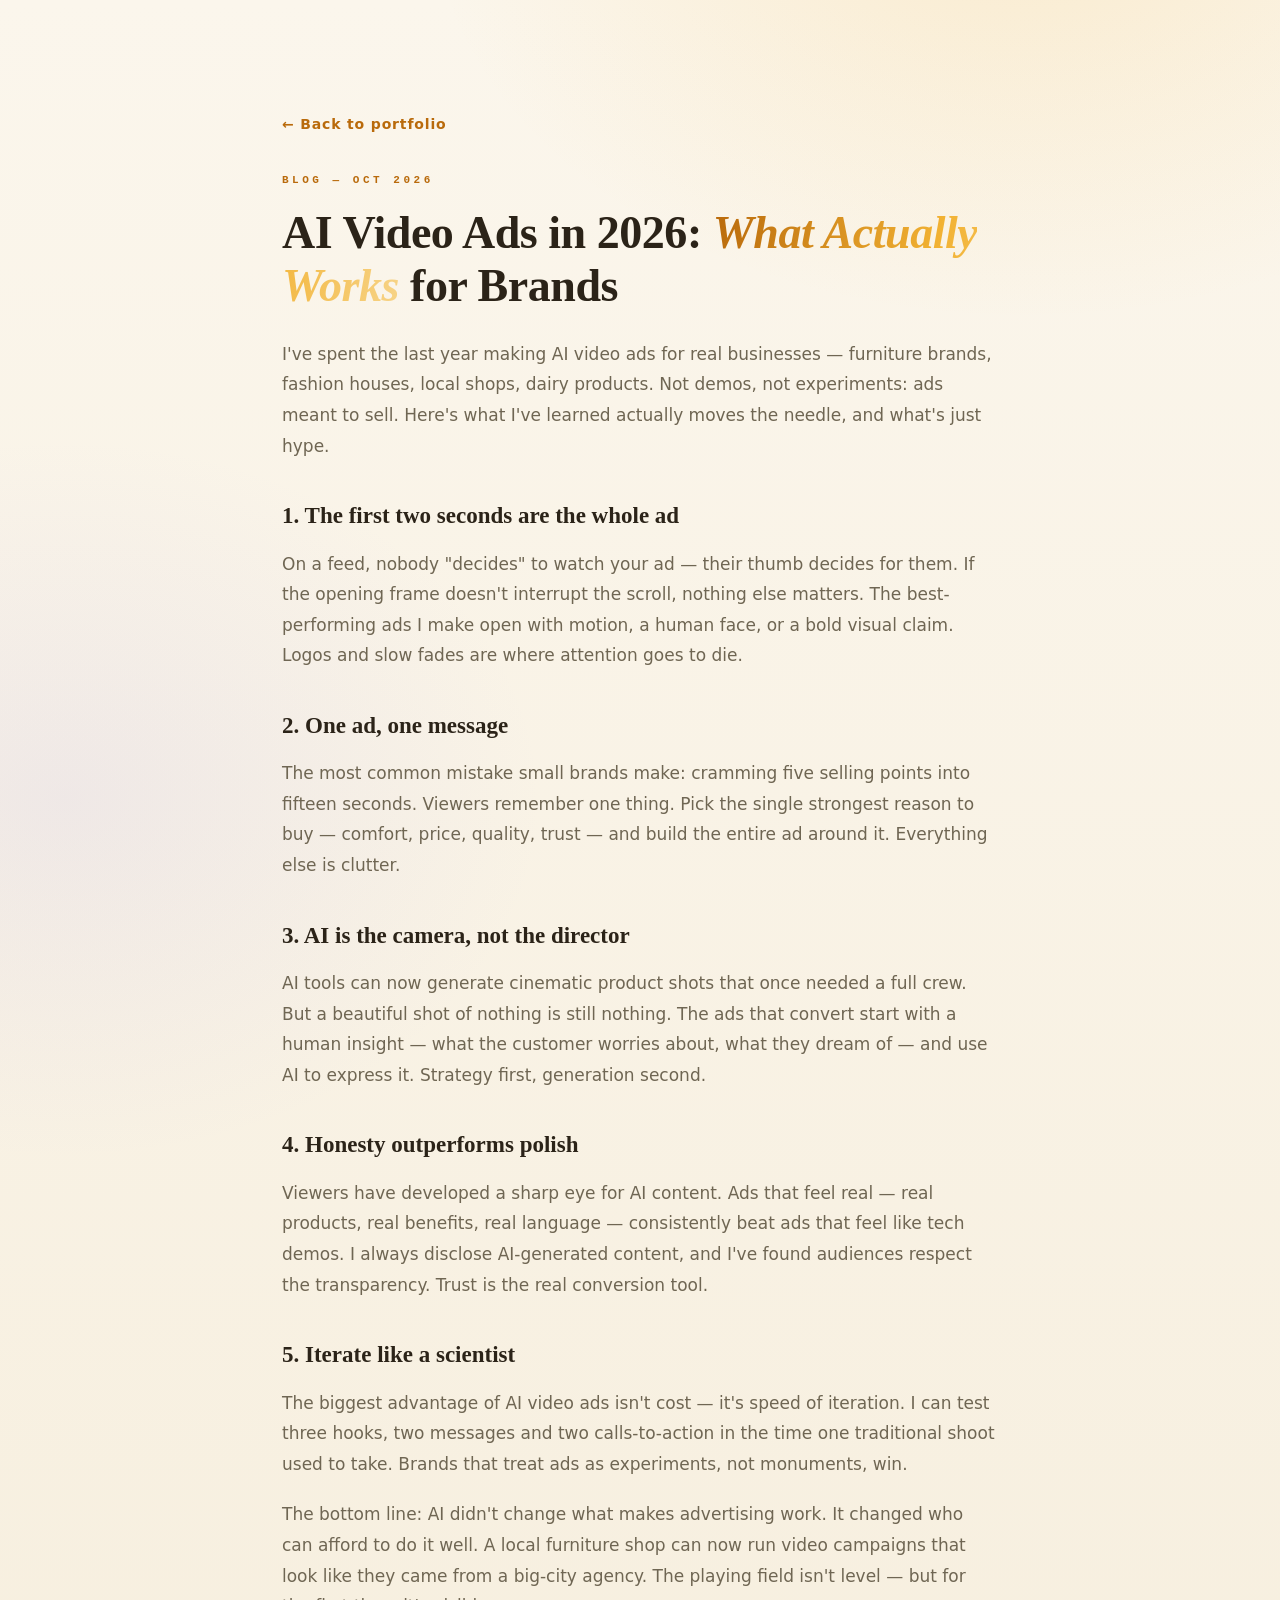
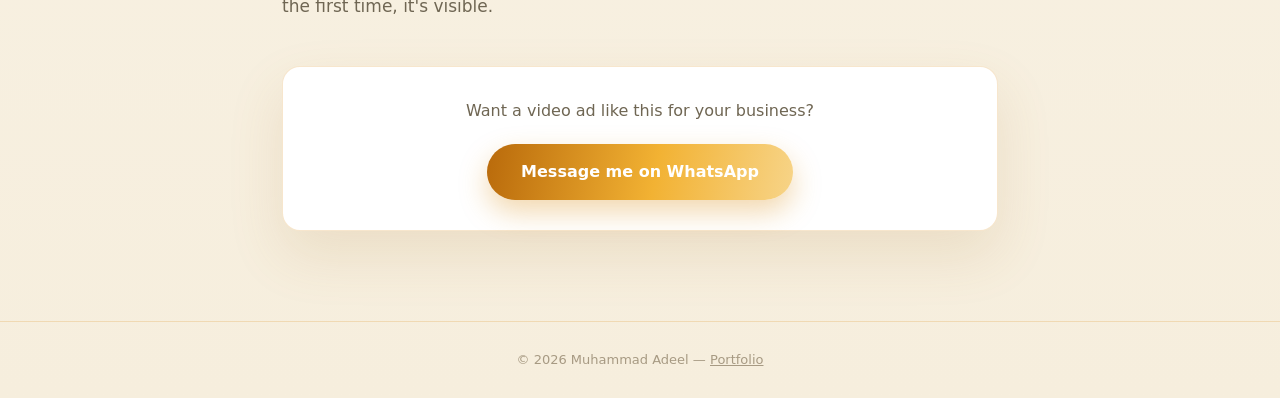
<file: blog/ai-video-ads-that-work-2026.html>
<!DOCTYPE html>
<html lang="en">
<head>
<meta charset="UTF-8">
<meta name="viewport" content="width=device-width, initial-scale=1.0">
<title>AI Video Ads in 2026: What Actually Works for Brands — Muhammad Adeel</title>
<meta name="description" content="From a year of making AI video ads for real businesses: what actually works — hooks, honesty, iteration — and what is just hype.">
<link rel="stylesheet" href="blog.css">
</head>
<body>
<div class="post-wrap">
  <a class="back" href="../index.html#blog">← Back to portfolio</a>
  <div class="post-date">Blog — Oct 2026</div>
  <h1>AI Video Ads in 2026: <span class="gold-text">What Actually Works</span> for Brands</h1>
  <div class="post-body">
    <p>I've spent the last year making AI video ads for real businesses — furniture brands, fashion houses, local shops, dairy products. Not demos, not experiments: ads meant to sell. Here's what I've learned actually moves the needle, and what's just hype.</p>
    <h2>1. The first two seconds are the whole ad</h2>
    <p>On a feed, nobody "decides" to watch your ad — their thumb decides for them. If the opening frame doesn't interrupt the scroll, nothing else matters. The best-performing ads I make open with motion, a human face, or a bold visual claim. Logos and slow fades are where attention goes to die.</p>
    <h2>2. One ad, one message</h2>
    <p>The most common mistake small brands make: cramming five selling points into fifteen seconds. Viewers remember one thing. Pick the single strongest reason to buy — comfort, price, quality, trust — and build the entire ad around it. Everything else is clutter.</p>
    <h2>3. AI is the camera, not the director</h2>
    <p>AI tools can now generate cinematic product shots that once needed a full crew. But a beautiful shot of nothing is still nothing. The ads that convert start with a human insight — what the customer worries about, what they dream of — and use AI to express it. Strategy first, generation second.</p>
    <h2>4. Honesty outperforms polish</h2>
    <p>Viewers have developed a sharp eye for AI content. Ads that feel real — real products, real benefits, real language — consistently beat ads that feel like tech demos. I always disclose AI-generated content, and I've found audiences respect the transparency. Trust is the real conversion tool.</p>
    <h2>5. Iterate like a scientist</h2>
    <p>The biggest advantage of AI video ads isn't cost — it's speed of iteration. I can test three hooks, two messages and two calls-to-action in the time one traditional shoot used to take. Brands that treat ads as experiments, not monuments, win.</p>
    <p>The bottom line: AI didn't change what makes advertising work. It changed who can afford to do it well. A local furniture shop can now run video campaigns that look like they came from a big-city agency. The playing field isn't level — but for the first time, it's visible.</p>
  </div>
  <div class="post-cta">
    <p>Want a video ad like this for your business?</p>
    <a class="btn" href="https://wa.me/923318009893" target="_blank" rel="noopener">Message me on WhatsApp</a>
  </div>
</div>
<footer>© 2026 Muhammad Adeel — <a href="../index.html" style="color:inherit">Portfolio</a></footer>
</body>
</html>
</file>
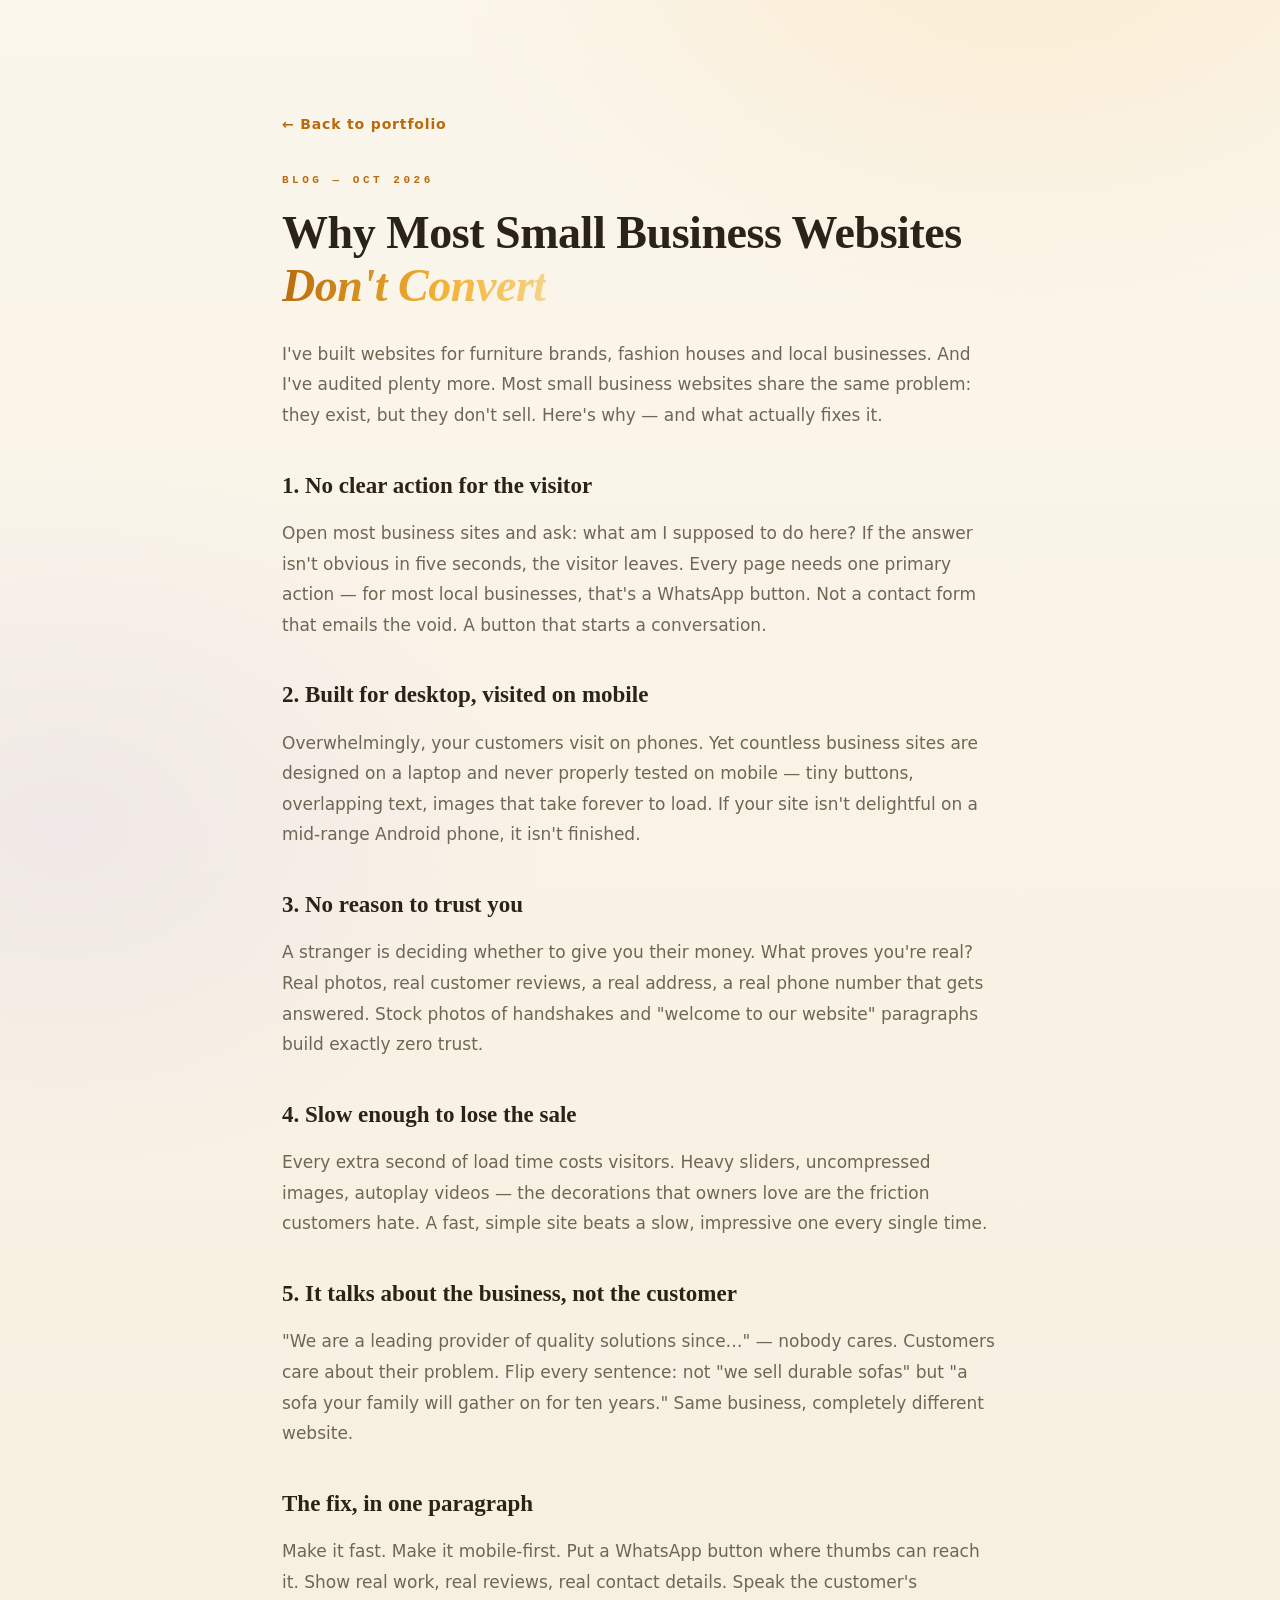
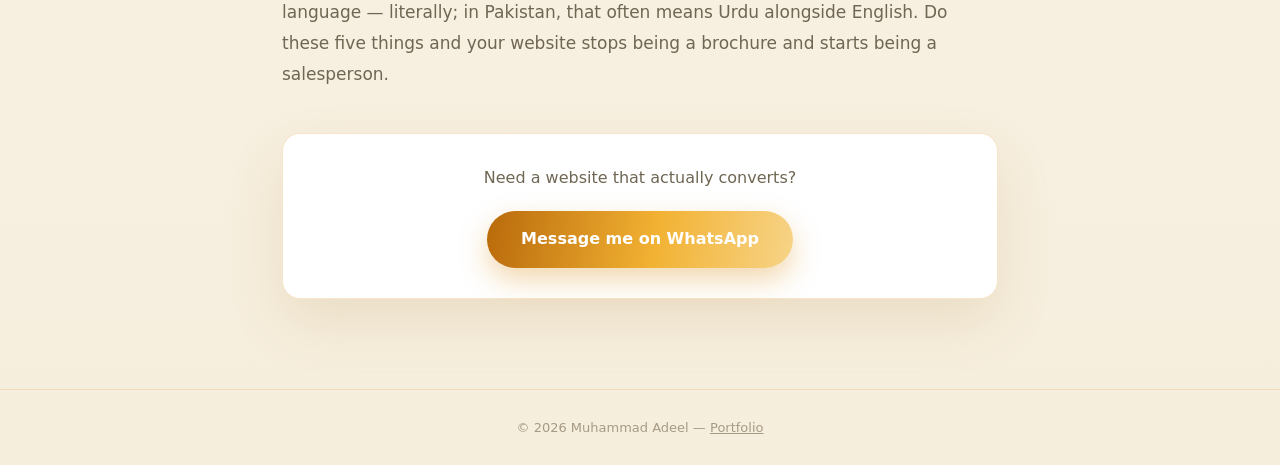
<file: blog/small-business-website-converts.html>
<!DOCTYPE html>
<html lang="en">
<head>
<meta charset="UTF-8">
<meta name="viewport" content="width=device-width, initial-scale=1.0">
<title>Why Most Small Business Websites Don't Convert — Muhammad Adeel</title>
<meta name="description" content="I've built business websites for real clients. Here's why most small business sites don't convert visitors into customers — and how to fix yours.">
<link rel="stylesheet" href="blog.css">
</head>
<body>
<div class="post-wrap">
  <a class="back" href="../index.html#blog">← Back to portfolio</a>
  <div class="post-date">Blog — Oct 2026</div>
  <h1>Why Most Small Business Websites <span class="gold-text">Don't Convert</span></h1>
  <div class="post-body">
    <p>I've built websites for furniture brands, fashion houses and local businesses. And I've audited plenty more. Most small business websites share the same problem: they exist, but they don't sell. Here's why — and what actually fixes it.</p>
    <h2>1. No clear action for the visitor</h2>
    <p>Open most business sites and ask: what am I supposed to do here? If the answer isn't obvious in five seconds, the visitor leaves. Every page needs one primary action — for most local businesses, that's a WhatsApp button. Not a contact form that emails the void. A button that starts a conversation.</p>
    <h2>2. Built for desktop, visited on mobile</h2>
    <p>Overwhelmingly, your customers visit on phones. Yet countless business sites are designed on a laptop and never properly tested on mobile — tiny buttons, overlapping text, images that take forever to load. If your site isn't delightful on a mid-range Android phone, it isn't finished.</p>
    <h2>3. No reason to trust you</h2>
    <p>A stranger is deciding whether to give you their money. What proves you're real? Real photos, real customer reviews, a real address, a real phone number that gets answered. Stock photos of handshakes and "welcome to our website" paragraphs build exactly zero trust.</p>
    <h2>4. Slow enough to lose the sale</h2>
    <p>Every extra second of load time costs visitors. Heavy sliders, uncompressed images, autoplay videos — the decorations that owners love are the friction customers hate. A fast, simple site beats a slow, impressive one every single time.</p>
    <h2>5. It talks about the business, not the customer</h2>
    <p>"We are a leading provider of quality solutions since…" — nobody cares. Customers care about their problem. Flip every sentence: not "we sell durable sofas" but "a sofa your family will gather on for ten years." Same business, completely different website.</p>
    <h2>The fix, in one paragraph</h2>
    <p>Make it fast. Make it mobile-first. Put a WhatsApp button where thumbs can reach it. Show real work, real reviews, real contact details. Speak the customer's language — literally; in Pakistan, that often means Urdu alongside English. Do these five things and your website stops being a brochure and starts being a salesperson.</p>
  </div>
  <div class="post-cta">
    <p>Need a website that actually converts?</p>
    <a class="btn" href="https://wa.me/923318009893" target="_blank" rel="noopener">Message me on WhatsApp</a>
  </div>
</div>
<footer>© 2026 Muhammad Adeel — <a href="../index.html" style="color:inherit">Portfolio</a></footer>
</body>
</html>
</file>
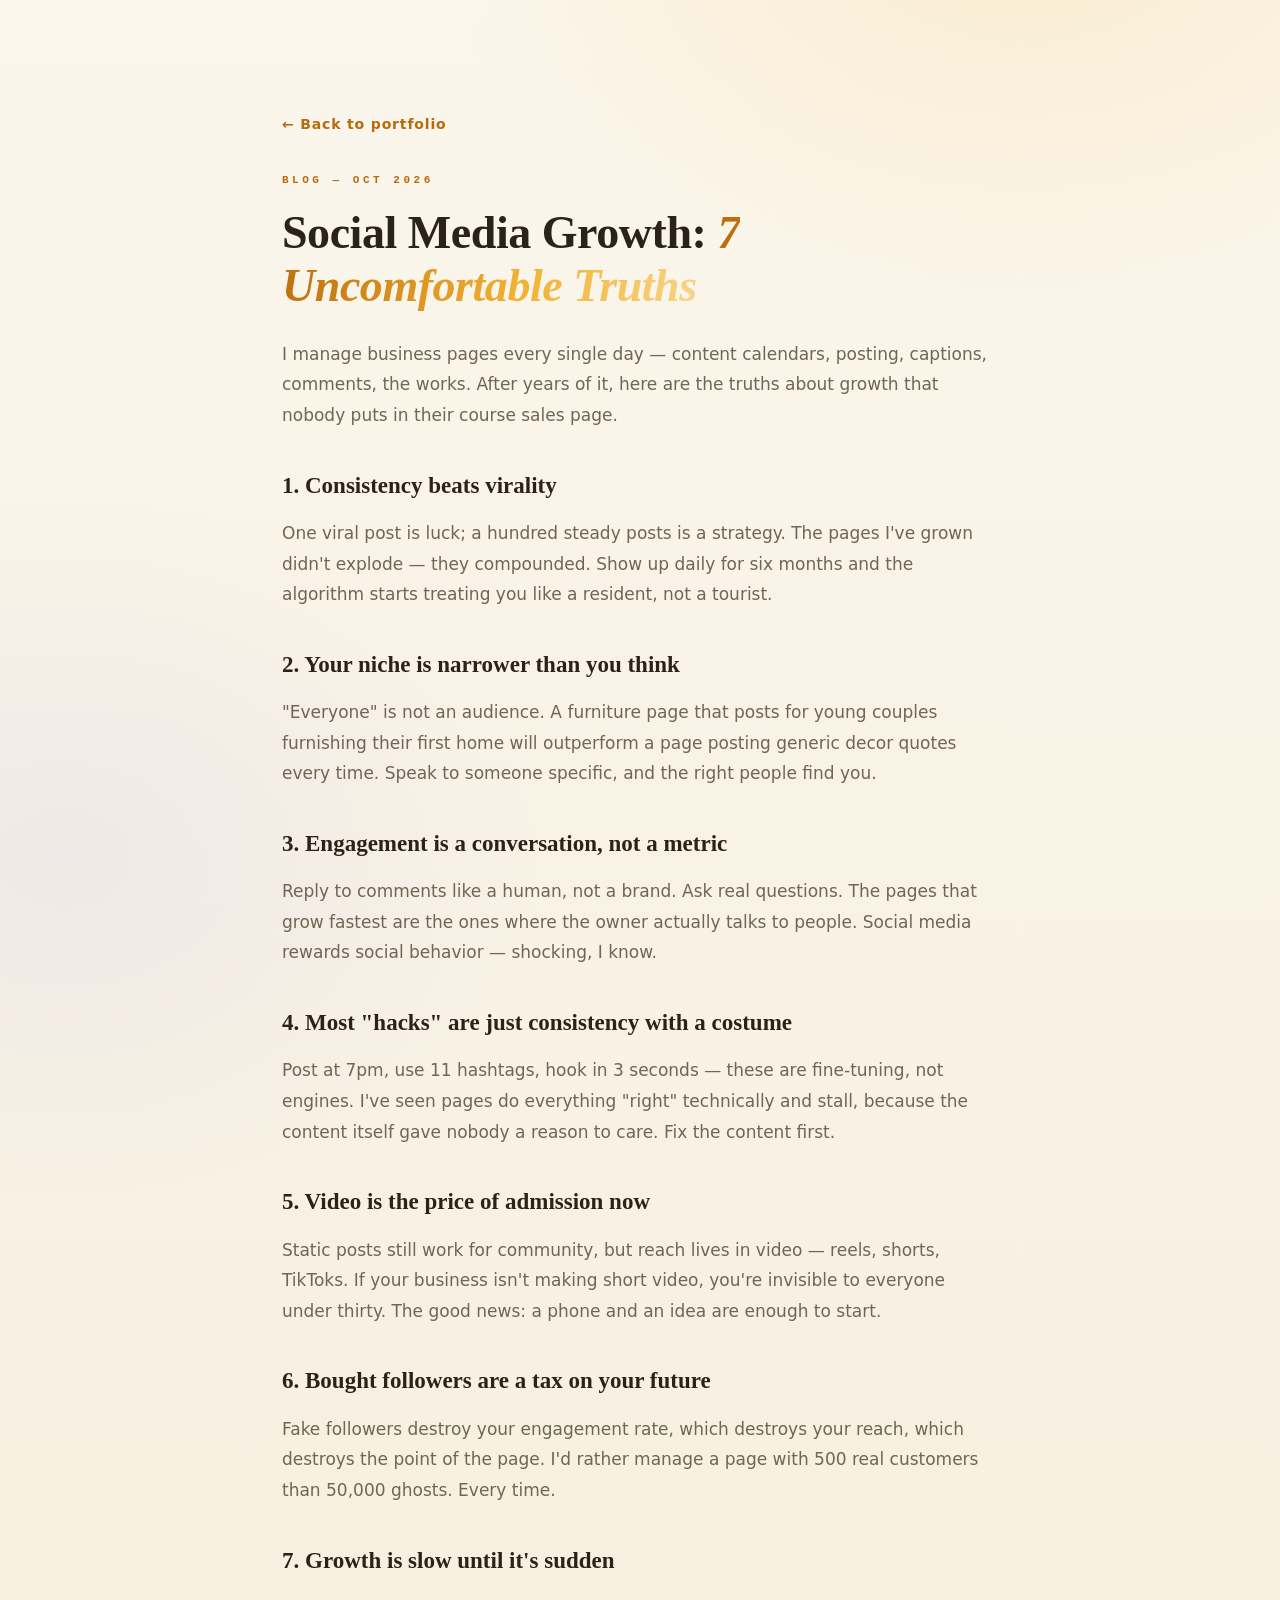
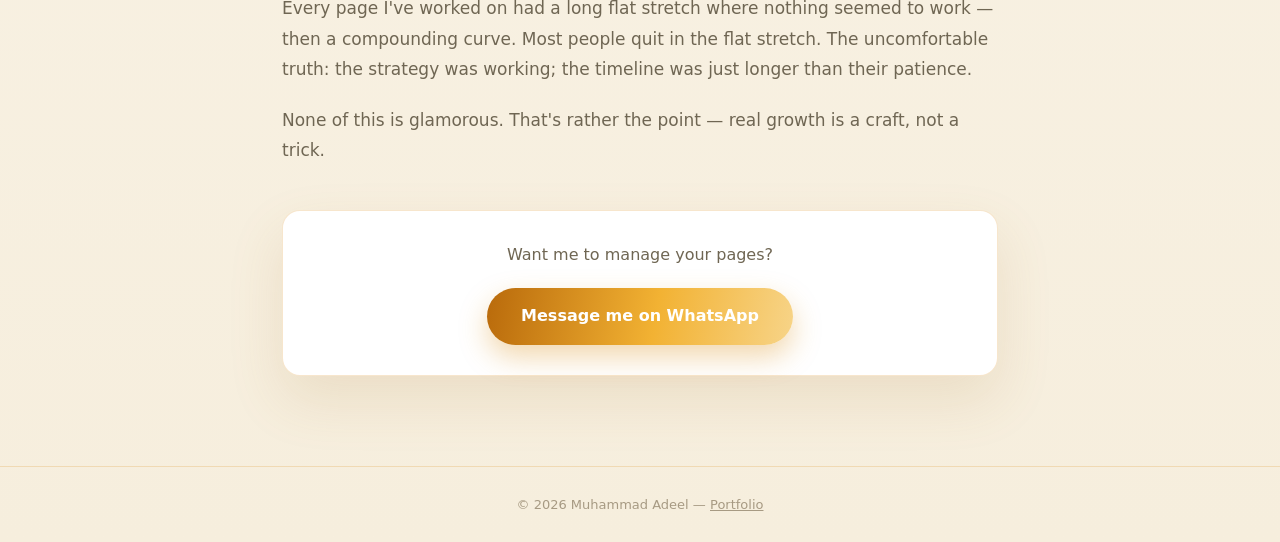
<file: blog/social-media-growth-truths.html>
<!DOCTYPE html>
<html lang="en">
<head>
<meta charset="UTF-8">
<meta name="viewport" content="width=device-width, initial-scale=1.0">
<title>Social Media Growth: 7 Uncomfortable Truths — Muhammad Adeel</title>
<meta name="description" content="Managing business pages every day taught me what actually grows an audience. Seven truths nobody tells you — no shortcuts, no hacks.">
<link rel="stylesheet" href="blog.css">
</head>
<body>
<div class="post-wrap">
  <a class="back" href="../index.html#blog">← Back to portfolio</a>
  <div class="post-date">Blog — Oct 2026</div>
  <h1>Social Media Growth: <span class="gold-text">7 Uncomfortable Truths</span></h1>
  <div class="post-body">
    <p>I manage business pages every single day — content calendars, posting, captions, comments, the works. After years of it, here are the truths about growth that nobody puts in their course sales page.</p>
    <h2>1. Consistency beats virality</h2>
    <p>One viral post is luck; a hundred steady posts is a strategy. The pages I've grown didn't explode — they compounded. Show up daily for six months and the algorithm starts treating you like a resident, not a tourist.</p>
    <h2>2. Your niche is narrower than you think</h2>
    <p>"Everyone" is not an audience. A furniture page that posts for young couples furnishing their first home will outperform a page posting generic decor quotes every time. Speak to someone specific, and the right people find you.</p>
    <h2>3. Engagement is a conversation, not a metric</h2>
    <p>Reply to comments like a human, not a brand. Ask real questions. The pages that grow fastest are the ones where the owner actually talks to people. Social media rewards social behavior — shocking, I know.</p>
    <h2>4. Most "hacks" are just consistency with a costume</h2>
    <p>Post at 7pm, use 11 hashtags, hook in 3 seconds — these are fine-tuning, not engines. I've seen pages do everything "right" technically and stall, because the content itself gave nobody a reason to care. Fix the content first.</p>
    <h2>5. Video is the price of admission now</h2>
    <p>Static posts still work for community, but reach lives in video — reels, shorts, TikToks. If your business isn't making short video, you're invisible to everyone under thirty. The good news: a phone and an idea are enough to start.</p>
    <h2>6. Bought followers are a tax on your future</h2>
    <p>Fake followers destroy your engagement rate, which destroys your reach, which destroys the point of the page. I'd rather manage a page with 500 real customers than 50,000 ghosts. Every time.</p>
    <h2>7. Growth is slow until it's sudden</h2>
    <p>Every page I've worked on had a long flat stretch where nothing seemed to work — then a compounding curve. Most people quit in the flat stretch. The uncomfortable truth: the strategy was working; the timeline was just longer than their patience.</p>
    <p>None of this is glamorous. That's rather the point — real growth is a craft, not a trick.</p>
  </div>
  <div class="post-cta">
    <p>Want me to manage your pages?</p>
    <a class="btn" href="https://wa.me/923318009893" target="_blank" rel="noopener">Message me on WhatsApp</a>
  </div>
</div>
<footer>© 2026 Muhammad Adeel — <a href="../index.html" style="color:inherit">Portfolio</a></footer>
</body>
</html>
</file>
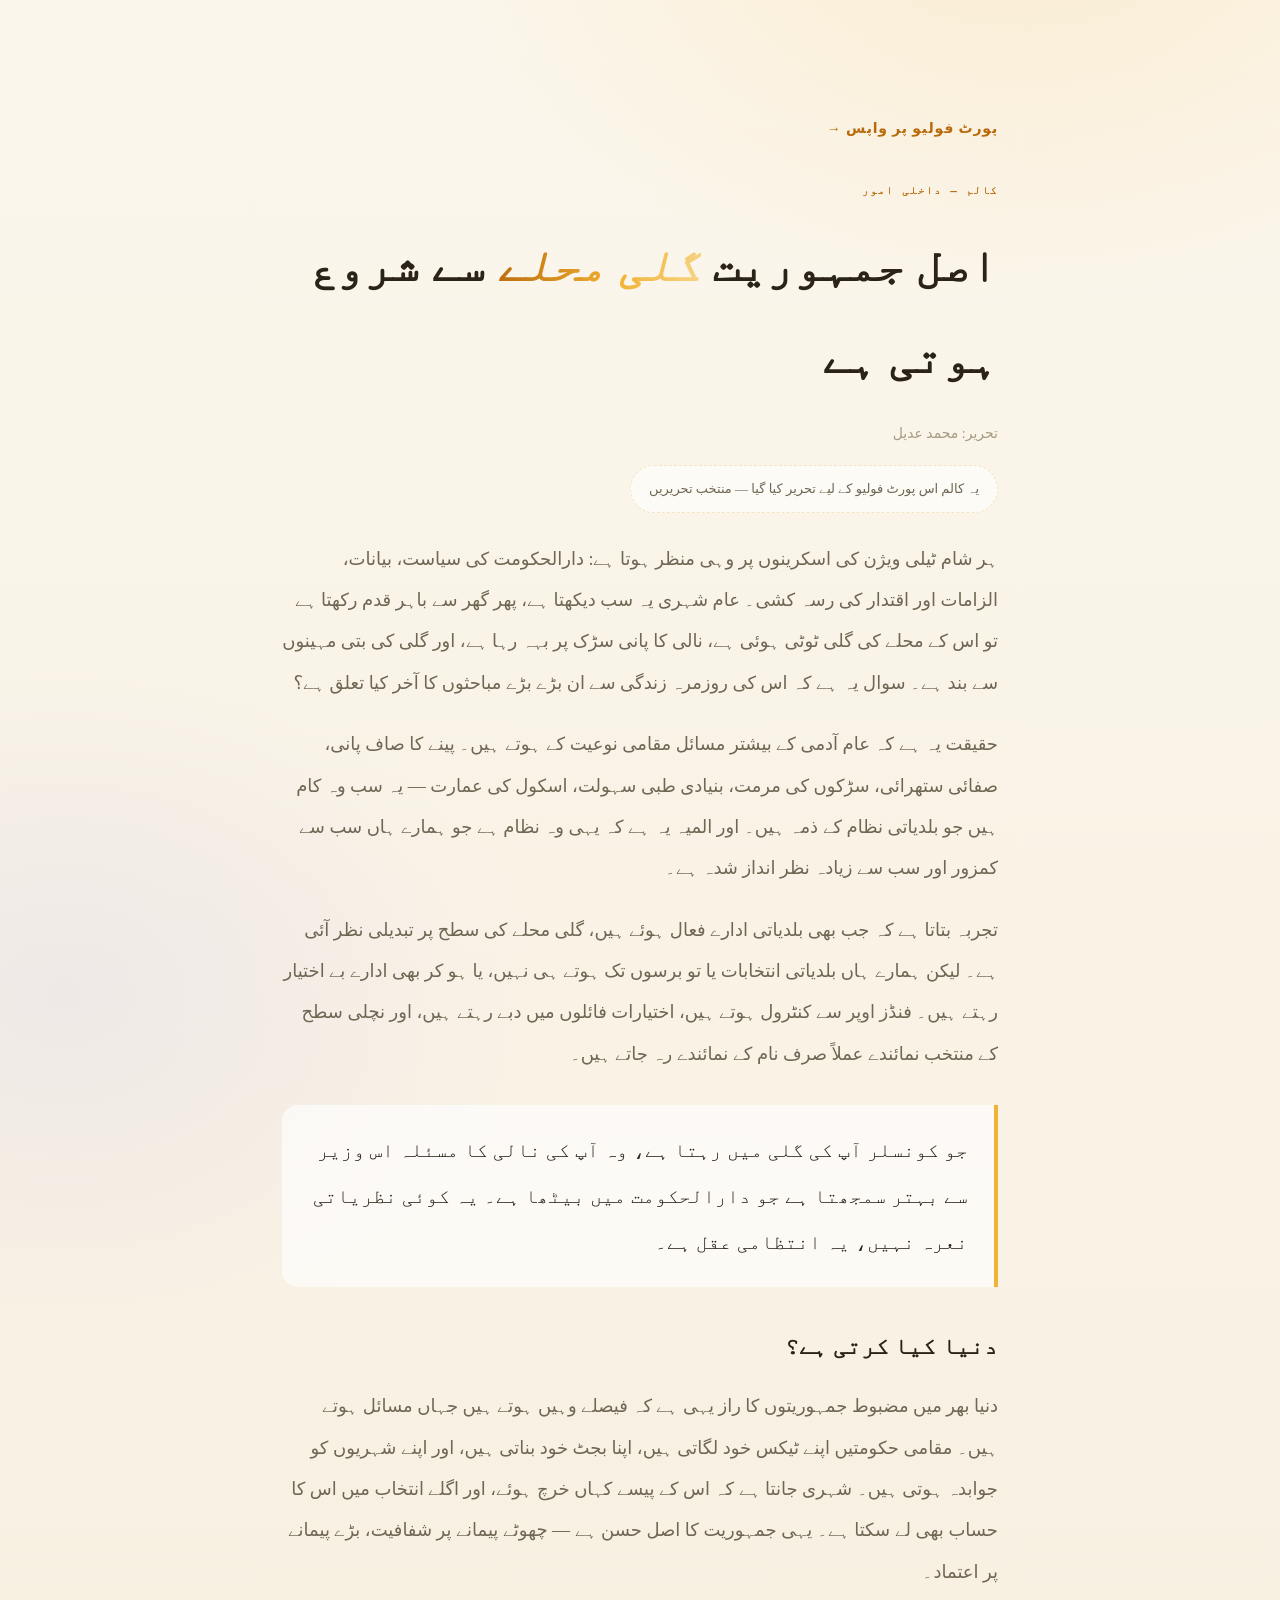
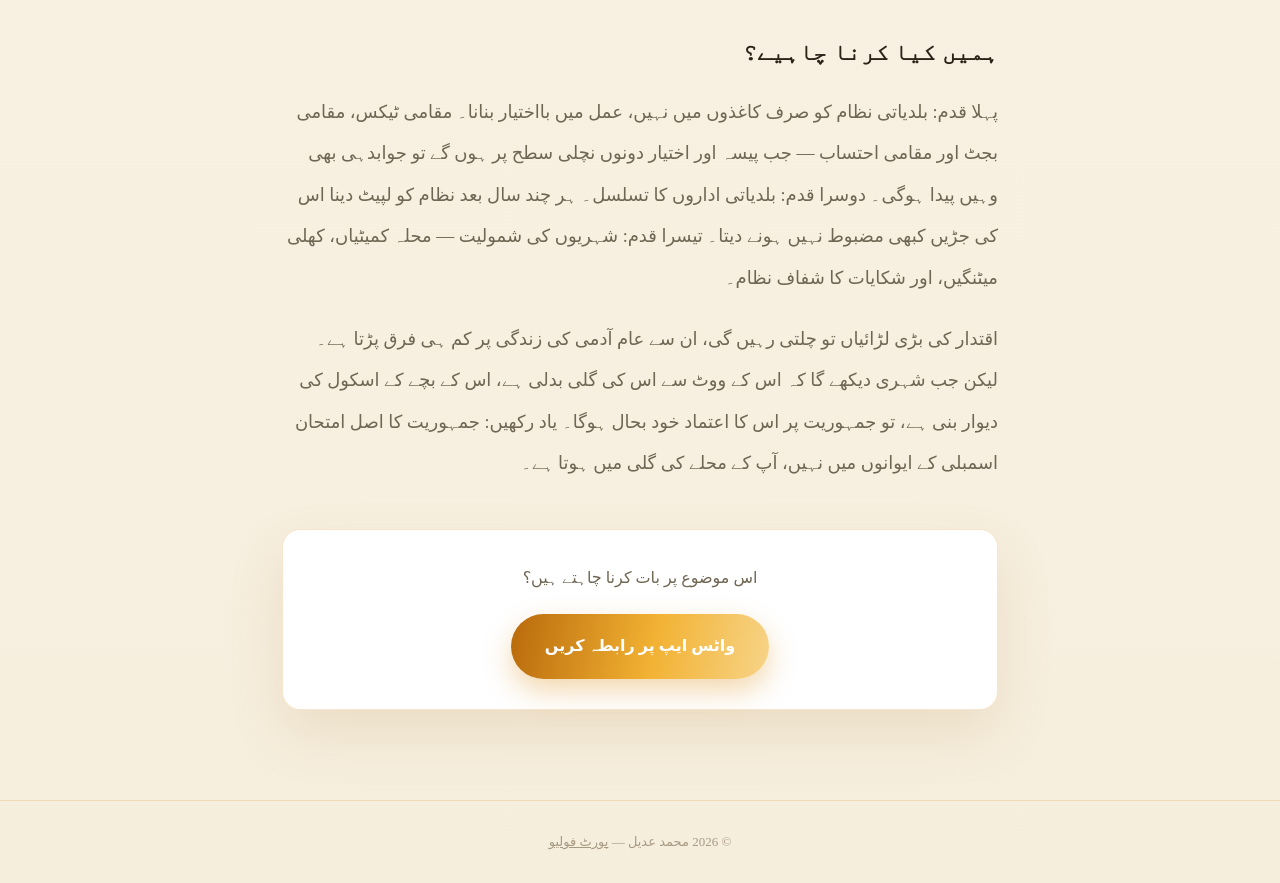
<file: columns/baldiyati-nizam-grassroots-democracy.html>
<!DOCTYPE html>
<html lang="ur" dir="rtl">
<head>
<meta charset="UTF-8">
<meta name="viewport" content="width=device-width, initial-scale=1.0">
<title>اصل جمہوریت گلی محلے سے شروع ہوتی ہے — محمد عدیل</title>
<meta name="description" content="بلدیاتی نظام اور نچلی سطح کی جمہوریت پر کالم — عام آدمی کے اصل مسائل مقامی ہیں، ان کا حل بھی مقامی ہونا چاہیے۔">
<link rel="stylesheet" href="columns.css">
</head>
<body>
<div class="post-wrap">
  <a class="back" href="../index.html#blog">پورٹ فولیو پر واپس →</a>
  <div class="post-kicker">کالم — داخلی امور</div>
  <h1>اصل جمہوریت <span class="gold-text">گلی محلے</span> سے شروع ہوتی ہے</h1>
  <div class="byline">تحریر: محمد عدیل</div>
  <span class="honest-note">یہ کالم اس پورٹ فولیو کے لیے تحریر کیا گیا — منتخب تحریریں</span>
  <div class="post-body">
    <p>ہر شام ٹیلی ویژن کی اسکرینوں پر وہی منظر ہوتا ہے: دارالحکومت کی سیاست، بیانات، الزامات اور اقتدار کی رسہ کشی۔ عام شہری یہ سب دیکھتا ہے، پھر گھر سے باہر قدم رکھتا ہے تو اس کے محلے کی گلی ٹوٹی ہوئی ہے، نالی کا پانی سڑک پر بہہ رہا ہے، اور گلی کی بتی مہینوں سے بند ہے۔ سوال یہ ہے کہ اس کی روزمرہ زندگی سے ان بڑے بڑے مباحثوں کا آخر کیا تعلق ہے؟</p>
    <p>حقیقت یہ ہے کہ عام آدمی کے بیشتر مسائل مقامی نوعیت کے ہوتے ہیں۔ پینے کا صاف پانی، صفائی ستھرائی، سڑکوں کی مرمت، بنیادی طبی سہولت، اسکول کی عمارت — یہ سب وہ کام ہیں جو بلدیاتی نظام کے ذمہ ہیں۔ اور المیہ یہ ہے کہ یہی وہ نظام ہے جو ہمارے ہاں سب سے کمزور اور سب سے زیادہ نظر انداز شدہ ہے۔</p>
    <p>تجربہ بتاتا ہے کہ جب بھی بلدیاتی ادارے فعال ہوئے ہیں، گلی محلے کی سطح پر تبدیلی نظر آئی ہے۔ لیکن ہمارے ہاں بلدیاتی انتخابات یا تو برسوں تک ہوتے ہی نہیں، یا ہو کر بھی ادارے بے اختیار رہتے ہیں۔ فنڈز اوپر سے کنٹرول ہوتے ہیں، اختیارات فائلوں میں دبے رہتے ہیں، اور نچلی سطح کے منتخب نمائندے عملاً صرف نام کے نمائندے رہ جاتے ہیں۔</p>
    <div class="pullquote">جو کونسلر آپ کی گلی میں رہتا ہے، وہ آپ کی نالی کا مسئلہ اس وزیر سے بہتر سمجھتا ہے جو دارالحکومت میں بیٹھا ہے۔ یہ کوئی نظریاتی نعرہ نہیں، یہ انتظامی عقل ہے۔</div>
    <h2>دنیا کیا کرتی ہے؟</h2>
    <p>دنیا بھر میں مضبوط جمہوریتوں کا راز یہی ہے کہ فیصلے وہیں ہوتے ہیں جہاں مسائل ہوتے ہیں۔ مقامی حکومتیں اپنے ٹیکس خود لگاتی ہیں، اپنا بجٹ خود بناتی ہیں، اور اپنے شہریوں کو جوابدہ ہوتی ہیں۔ شہری جانتا ہے کہ اس کے پیسے کہاں خرچ ہوئے، اور اگلے انتخاب میں اس کا حساب بھی لے سکتا ہے۔ یہی جمہوریت کا اصل حسن ہے — چھوٹے پیمانے پر شفافیت، بڑے پیمانے پر اعتماد۔</p>
    <h2>ہمیں کیا کرنا چاہیے؟</h2>
    <p>پہلا قدم: بلدیاتی نظام کو صرف کاغذوں میں نہیں، عمل میں بااختیار بنانا۔ مقامی ٹیکس، مقامی بجٹ اور مقامی احتساب — جب پیسہ اور اختیار دونوں نچلی سطح پر ہوں گے تو جوابدہی بھی وہیں پیدا ہوگی۔ دوسرا قدم: بلدیاتی اداروں کا تسلسل۔ ہر چند سال بعد نظام کو لپیٹ دینا اس کی جڑیں کبھی مضبوط نہیں ہونے دیتا۔ تیسرا قدم: شہریوں کی شمولیت — محلہ کمیٹیاں، کھلی میٹنگیں، اور شکایات کا شفاف نظام۔</p>
    <p>اقتدار کی بڑی لڑائیاں تو چلتی رہیں گی، ان سے عام آدمی کی زندگی پر کم ہی فرق پڑتا ہے۔ لیکن جب شہری دیکھے گا کہ اس کے ووٹ سے اس کی گلی بدلی ہے، اس کے بچے کے اسکول کی دیوار بنی ہے، تو جمہوریت پر اس کا اعتماد خود بحال ہوگا۔ یاد رکھیں: جمہوریت کا اصل امتحان اسمبلی کے ایوانوں میں نہیں، آپ کے محلے کی گلی میں ہوتا ہے۔</p>
  </div>
  <div class="post-cta">
    <p>اس موضوع پر بات کرنا چاہتے ہیں؟</p>
    <a class="btn" href="https://wa.me/923318009893" target="_blank" rel="noopener">واٹس ایپ پر رابطہ کریں</a>
  </div>
</div>
<footer>© 2026 محمد عدیل — <a href="../index.html" style="color:inherit">پورٹ فولیو</a></footer>
</body>
</html>
</file>
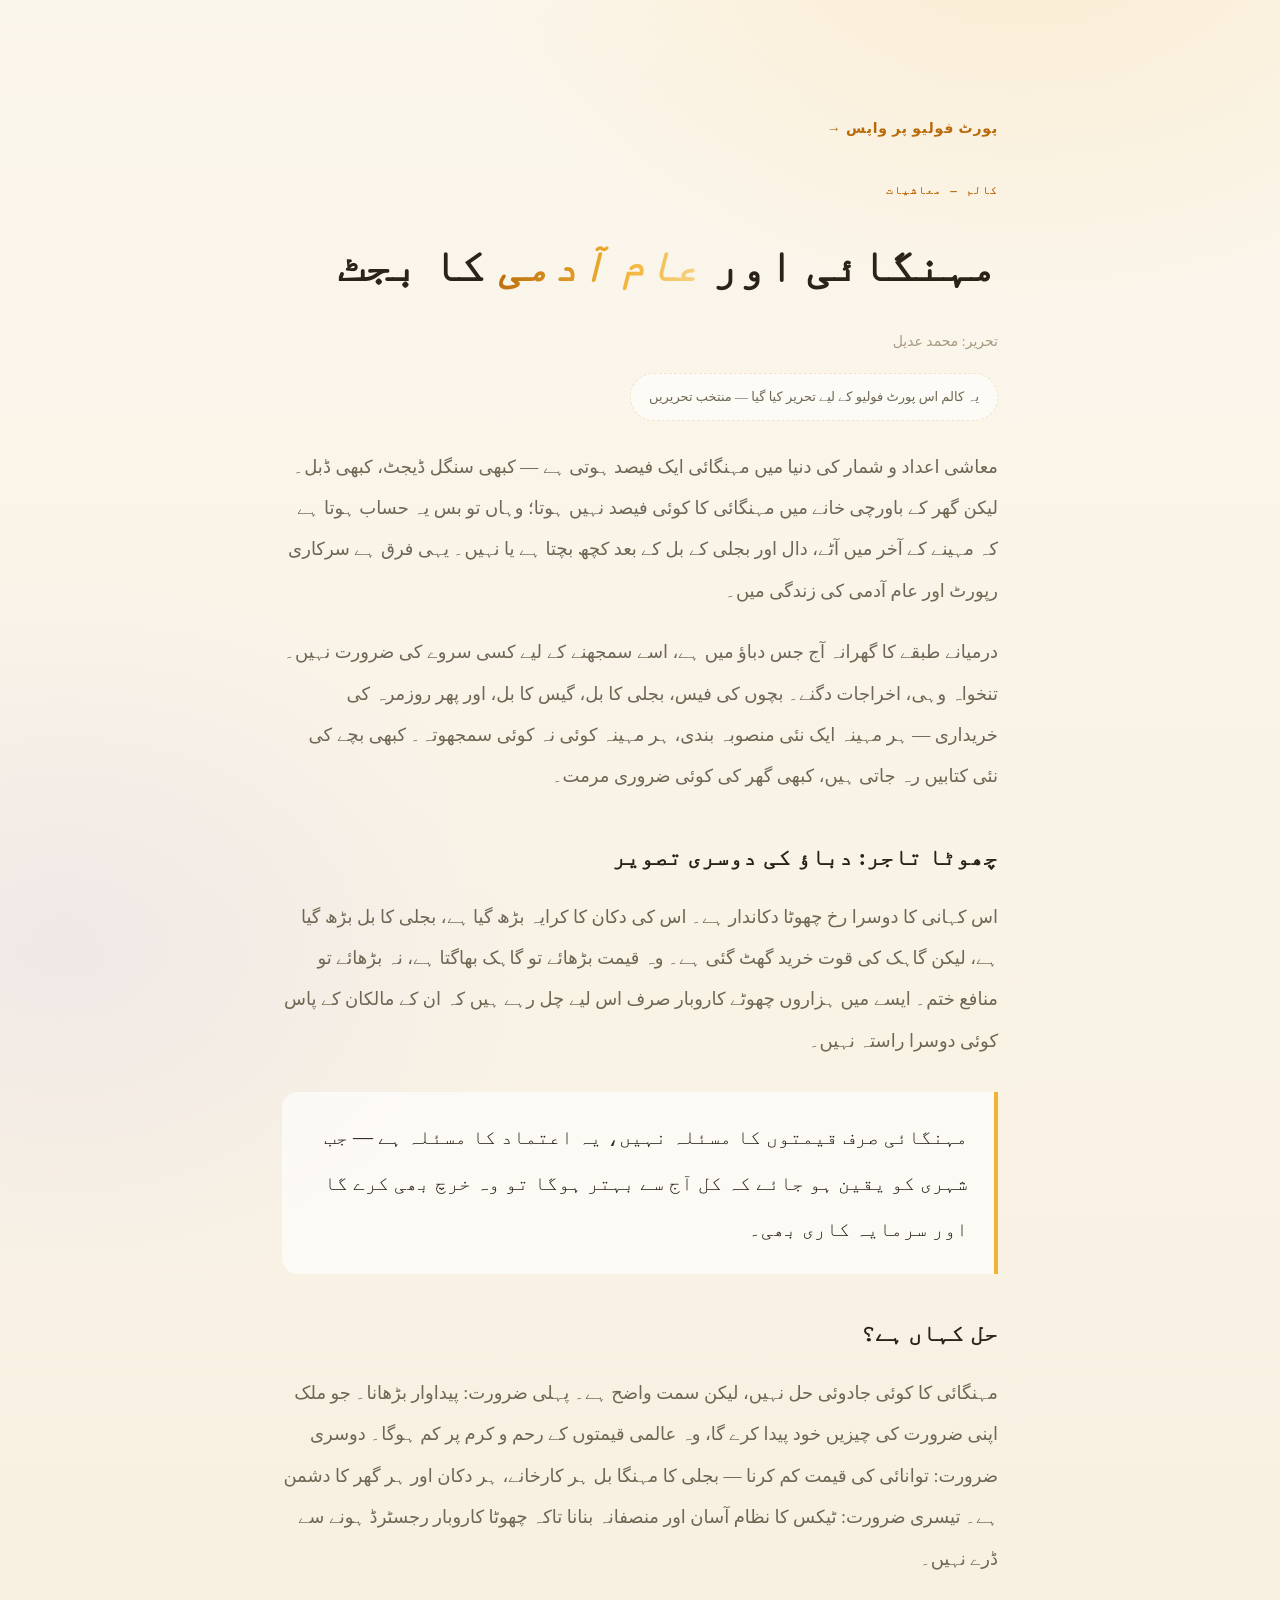
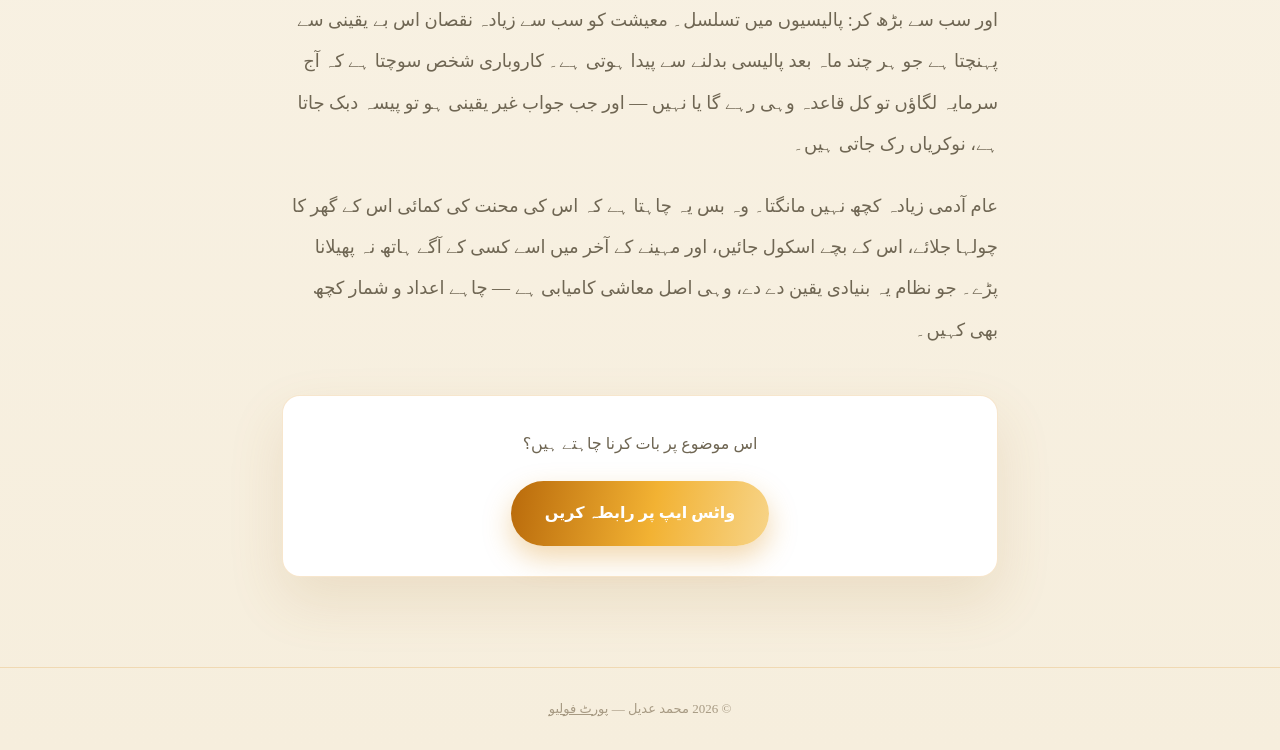
<file: columns/mehngai-aam-aadmi-budget.html>
<!DOCTYPE html>
<html lang="ur" dir="rtl">
<head>
<meta charset="UTF-8">
<meta name="viewport" content="width=device-width, initial-scale=1.0">
<title>مہنگائی اور عام آدمی کا بجٹ — محمد عدیل</title>
<meta name="description" content="مہنگائی اور گھریلو بجٹ پر کالم — اعداد و شمار سے پرے، باورچی خانے کی اصل کہانی۔">
<link rel="stylesheet" href="columns.css">
</head>
<body>
<div class="post-wrap">
  <a class="back" href="../index.html#blog">پورٹ فولیو پر واپس →</a>
  <div class="post-kicker">کالم — معاشیات</div>
  <h1>مہنگائی اور <span class="gold-text">عام آدمی</span> کا بجٹ</h1>
  <div class="byline">تحریر: محمد عدیل</div>
  <span class="honest-note">یہ کالم اس پورٹ فولیو کے لیے تحریر کیا گیا — منتخب تحریریں</span>
  <div class="post-body">
    <p>معاشی اعداد و شمار کی دنیا میں مہنگائی ایک فیصد ہوتی ہے — کبھی سنگل ڈیجٹ، کبھی ڈبل۔ لیکن گھر کے باورچی خانے میں مہنگائی کا کوئی فیصد نہیں ہوتا؛ وہاں تو بس یہ حساب ہوتا ہے کہ مہینے کے آخر میں آٹے، دال اور بجلی کے بل کے بعد کچھ بچتا ہے یا نہیں۔ یہی فرق ہے سرکاری رپورٹ اور عام آدمی کی زندگی میں۔</p>
    <p>درمیانے طبقے کا گھرانہ آج جس دباؤ میں ہے، اسے سمجھنے کے لیے کسی سروے کی ضرورت نہیں۔ تنخواہ وہی، اخراجات دگنے۔ بچوں کی فیس، بجلی کا بل، گیس کا بل، اور پھر روزمرہ کی خریداری — ہر مہینہ ایک نئی منصوبہ بندی، ہر مہینہ کوئی نہ کوئی سمجھوتہ۔ کبھی بچے کی نئی کتابیں رہ جاتی ہیں، کبھی گھر کی کوئی ضروری مرمت۔</p>
    <h2>چھوٹا تاجر: دباؤ کی دوسری تصویر</h2>
    <p>اس کہانی کا دوسرا رخ چھوٹا دکاندار ہے۔ اس کی دکان کا کرایہ بڑھ گیا ہے، بجلی کا بل بڑھ گیا ہے، لیکن گاہک کی قوت خرید گھٹ گئی ہے۔ وہ قیمت بڑھائے تو گاہک بھاگتا ہے، نہ بڑھائے تو منافع ختم۔ ایسے میں ہزاروں چھوٹے کاروبار صرف اس لیے چل رہے ہیں کہ ان کے مالکان کے پاس کوئی دوسرا راستہ نہیں۔</p>
    <div class="pullquote">مہنگائی صرف قیمتوں کا مسئلہ نہیں، یہ اعتماد کا مسئلہ ہے — جب شہری کو یقین ہو جائے کہ کل آج سے بہتر ہوگا تو وہ خرچ بھی کرے گا اور سرمایہ کاری بھی۔</div>
    <h2>حل کہاں ہے؟</h2>
    <p>مہنگائی کا کوئی جادوئی حل نہیں، لیکن سمت واضح ہے۔ پہلی ضرورت: پیداوار بڑھانا۔ جو ملک اپنی ضرورت کی چیزیں خود پیدا کرے گا، وہ عالمی قیمتوں کے رحم و کرم پر کم ہوگا۔ دوسری ضرورت: توانائی کی قیمت کم کرنا — بجلی کا مہنگا بل ہر کارخانے، ہر دکان اور ہر گھر کا دشمن ہے۔ تیسری ضرورت: ٹیکس کا نظام آسان اور منصفانہ بنانا تاکہ چھوٹا کاروبار رجسٹرڈ ہونے سے ڈرے نہیں۔</p>
    <p>اور سب سے بڑھ کر: پالیسیوں میں تسلسل۔ معیشت کو سب سے زیادہ نقصان اس بے یقینی سے پہنچتا ہے جو ہر چند ماہ بعد پالیسی بدلنے سے پیدا ہوتی ہے۔ کاروباری شخص سوچتا ہے کہ آج سرمایہ لگاؤں تو کل قاعدہ وہی رہے گا یا نہیں — اور جب جواب غیر یقینی ہو تو پیسہ دبک جاتا ہے، نوکریاں رک جاتی ہیں۔</p>
    <p>عام آدمی زیادہ کچھ نہیں مانگتا۔ وہ بس یہ چاہتا ہے کہ اس کی محنت کی کمائی اس کے گھر کا چولہا جلائے، اس کے بچے اسکول جائیں، اور مہینے کے آخر میں اسے کسی کے آگے ہاتھ نہ پھیلانا پڑے۔ جو نظام یہ بنیادی یقین دے دے، وہی اصل معاشی کامیابی ہے — چاہے اعداد و شمار کچھ بھی کہیں۔</p>
  </div>
  <div class="post-cta">
    <p>اس موضوع پر بات کرنا چاہتے ہیں؟</p>
    <a class="btn" href="https://wa.me/923318009893" target="_blank" rel="noopener">واٹس ایپ پر رابطہ کریں</a>
  </div>
</div>
<footer>© 2026 محمد عدیل — <a href="../index.html" style="color:inherit">پورٹ فولیو</a></footer>
</body>
</html>
</file>
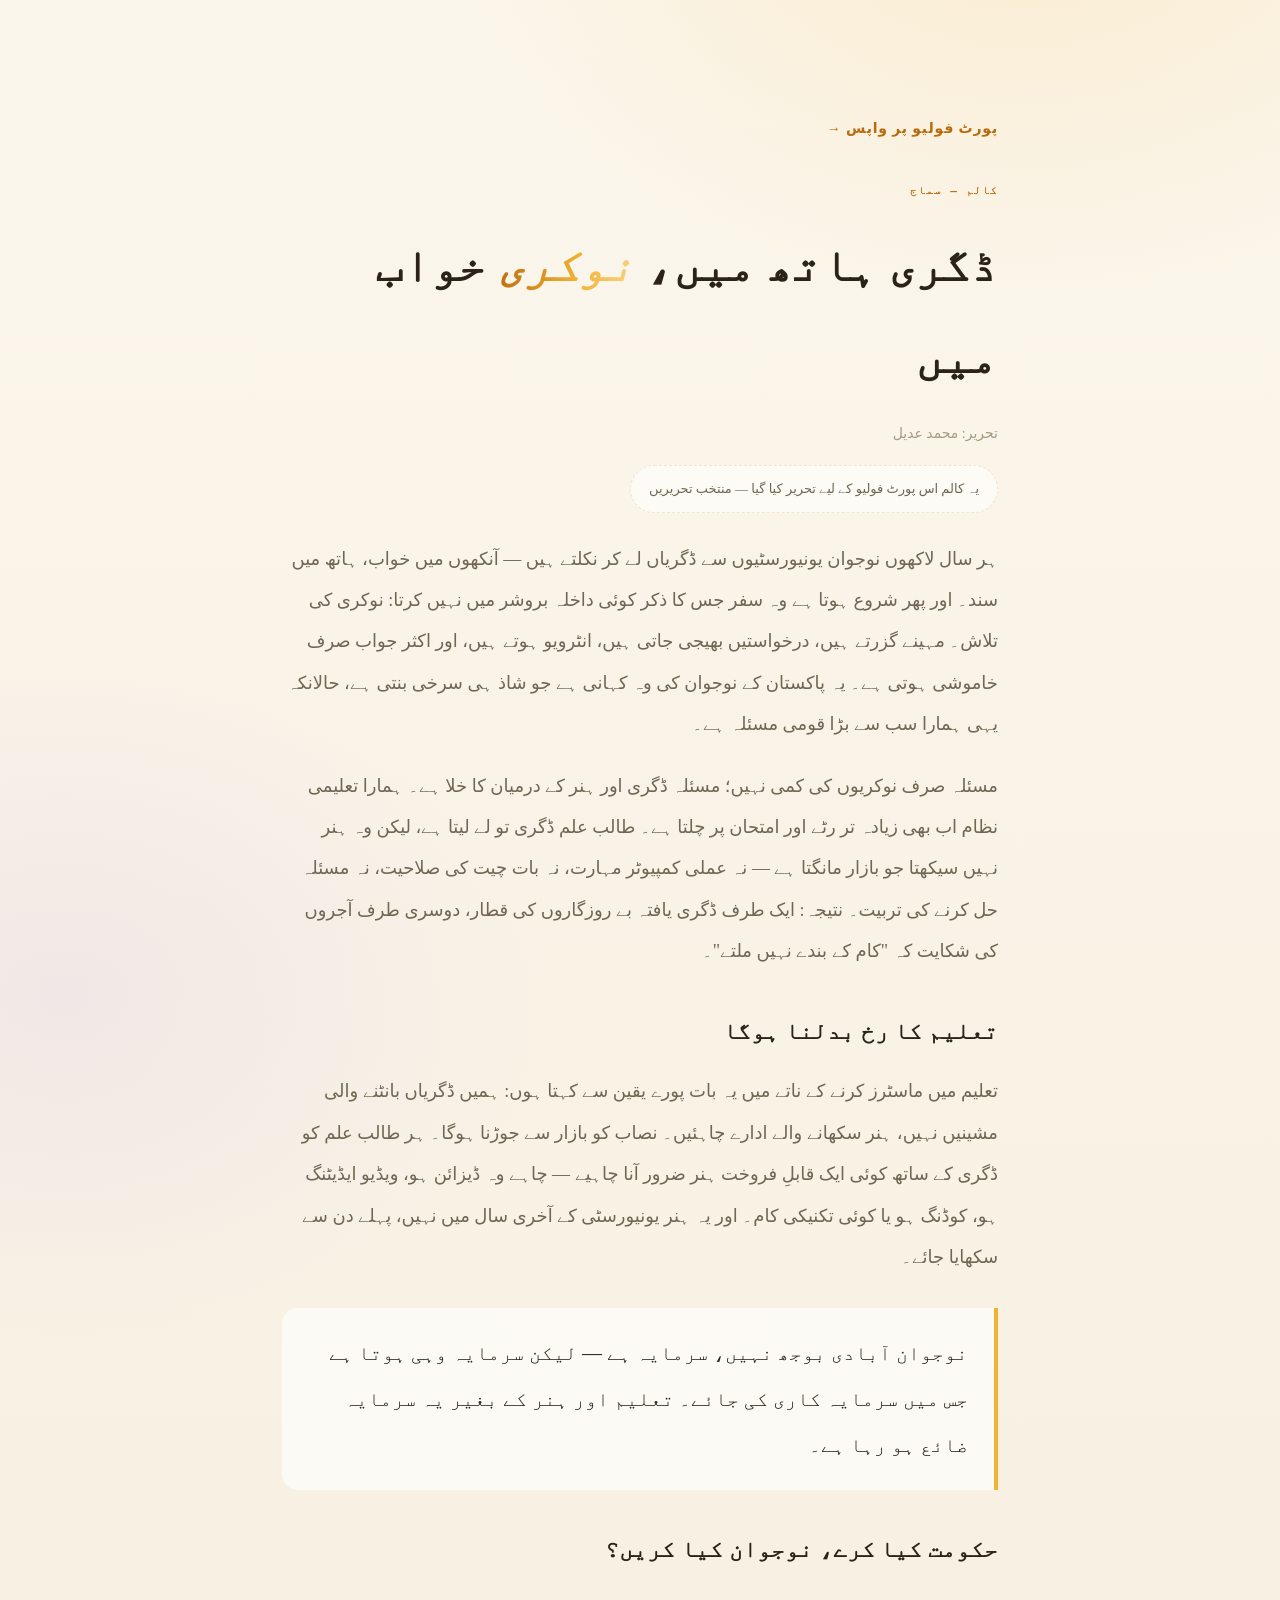
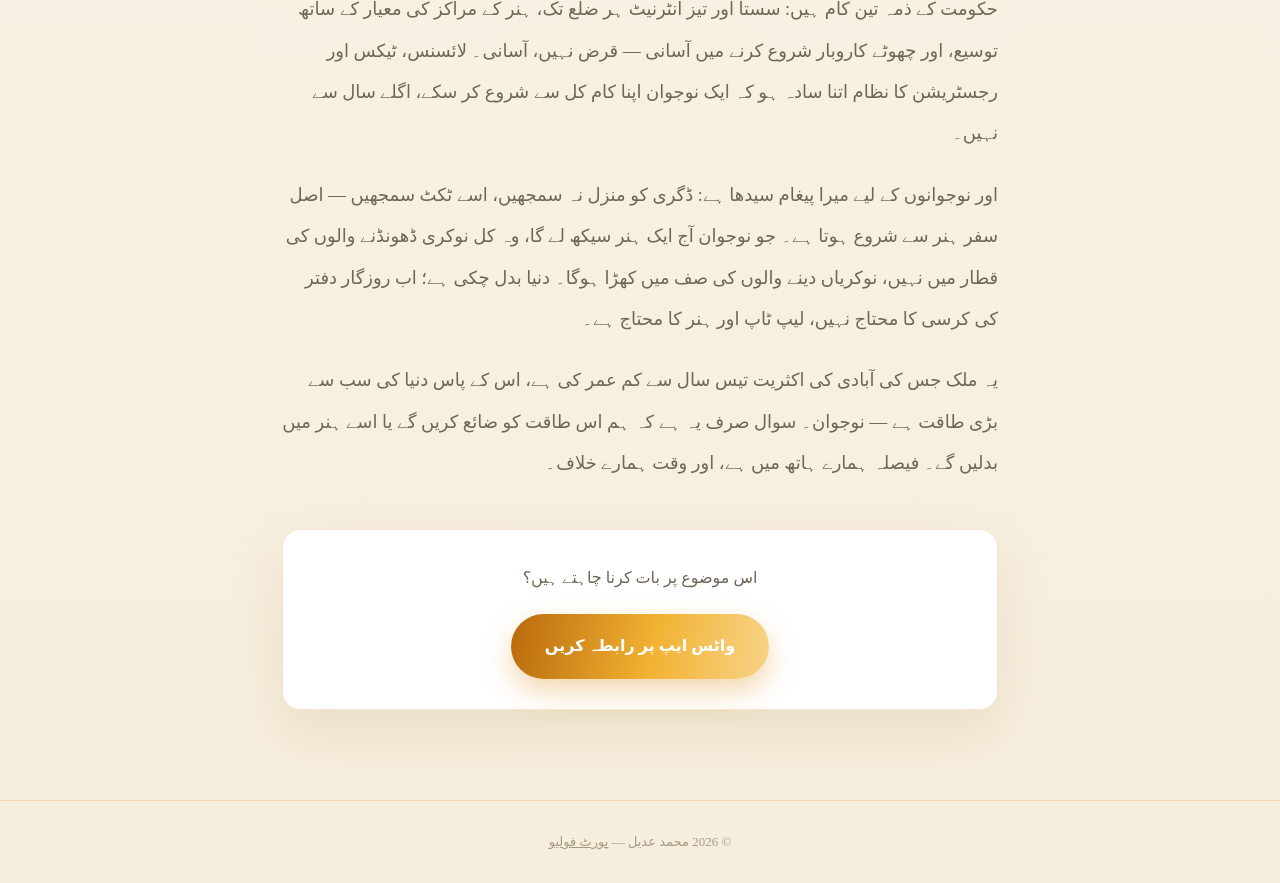
<file: columns/naujawan-degree-rozgar.html>
<!DOCTYPE html>
<html lang="ur" dir="rtl">
<head>
<meta charset="UTF-8">
<meta name="viewport" content="width=device-width, initial-scale=1.0">
<title>ڈگری ہاتھ میں، نوکری خواب میں — محمد عدیل</title>
<meta name="description" content="نوجوانوں کی بے روزگاری اور تعلیمی نظام پر کالم — ڈگری اور ہنر کے درمیان کا خلا کیسے پُر ہو؟">
<link rel="stylesheet" href="columns.css">
</head>
<body>
<div class="post-wrap">
  <a class="back" href="../index.html#blog">پورٹ فولیو پر واپس →</a>
  <div class="post-kicker">کالم — سماج</div>
  <h1>ڈگری ہاتھ میں، <span class="gold-text">نوکری</span> خواب میں</h1>
  <div class="byline">تحریر: محمد عدیل</div>
  <span class="honest-note">یہ کالم اس پورٹ فولیو کے لیے تحریر کیا گیا — منتخب تحریریں</span>
  <div class="post-body">
    <p>ہر سال لاکھوں نوجوان یونیورسٹیوں سے ڈگریاں لے کر نکلتے ہیں — آنکھوں میں خواب، ہاتھ میں سند۔ اور پھر شروع ہوتا ہے وہ سفر جس کا ذکر کوئی داخلہ بروشر میں نہیں کرتا: نوکری کی تلاش۔ مہینے گزرتے ہیں، درخواستیں بھیجی جاتی ہیں، انٹرویو ہوتے ہیں، اور اکثر جواب صرف خاموشی ہوتی ہے۔ یہ پاکستان کے نوجوان کی وہ کہانی ہے جو شاذ ہی سرخی بنتی ہے، حالانکہ یہی ہمارا سب سے بڑا قومی مسئلہ ہے۔</p>
    <p>مسئلہ صرف نوکریوں کی کمی نہیں؛ مسئلہ ڈگری اور ہنر کے درمیان کا خلا ہے۔ ہمارا تعلیمی نظام اب بھی زیادہ تر رٹے اور امتحان پر چلتا ہے۔ طالب علم ڈگری تو لے لیتا ہے، لیکن وہ ہنر نہیں سیکھتا جو بازار مانگتا ہے — نہ عملی کمپیوٹر مہارت، نہ بات چیت کی صلاحیت، نہ مسئلہ حل کرنے کی تربیت۔ نتیجہ: ایک طرف ڈگری یافتہ بے روزگاروں کی قطار، دوسری طرف آجروں کی شکایت کہ "کام کے بندے نہیں ملتے"۔</p>
    <h2>تعلیم کا رخ بدلنا ہوگا</h2>
    <p>تعلیم میں ماسٹرز کرنے کے ناتے میں یہ بات پورے یقین سے کہتا ہوں: ہمیں ڈگریاں بانٹنے والی مشینیں نہیں، ہنر سکھانے والے ادارے چاہئیں۔ نصاب کو بازار سے جوڑنا ہوگا۔ ہر طالب علم کو ڈگری کے ساتھ کوئی ایک قابلِ فروخت ہنر ضرور آنا چاہیے — چاہے وہ ڈیزائن ہو، ویڈیو ایڈیٹنگ ہو، کوڈنگ ہو یا کوئی تکنیکی کام۔ اور یہ ہنر یونیورسٹی کے آخری سال میں نہیں، پہلے دن سے سکھایا جائے۔</p>
    <div class="pullquote">نوجوان آبادی بوجھ نہیں، سرمایہ ہے — لیکن سرمایہ وہی ہوتا ہے جس میں سرمایہ کاری کی جائے۔ تعلیم اور ہنر کے بغیر یہ سرمایہ ضائع ہو رہا ہے۔</div>
    <h2>حکومت کیا کرے، نوجوان کیا کریں؟</h2>
    <p>حکومت کے ذمہ تین کام ہیں: سستا اور تیز انٹرنیٹ ہر ضلع تک، ہنر کے مراکز کی معیار کے ساتھ توسیع، اور چھوٹے کاروبار شروع کرنے میں آسانی — قرض نہیں، آسانی۔ لائسنس، ٹیکس اور رجسٹریشن کا نظام اتنا سادہ ہو کہ ایک نوجوان اپنا کام کل سے شروع کر سکے، اگلے سال سے نہیں۔</p>
    <p>اور نوجوانوں کے لیے میرا پیغام سیدھا ہے: ڈگری کو منزل نہ سمجھیں، اسے ٹکٹ سمجھیں — اصل سفر ہنر سے شروع ہوتا ہے۔ جو نوجوان آج ایک ہنر سیکھ لے گا، وہ کل نوکری ڈھونڈنے والوں کی قطار میں نہیں، نوکریاں دینے والوں کی صف میں کھڑا ہوگا۔ دنیا بدل چکی ہے؛ اب روزگار دفتر کی کرسی کا محتاج نہیں، لیپ ٹاپ اور ہنر کا محتاج ہے۔</p>
    <p>یہ ملک جس کی آبادی کی اکثریت تیس سال سے کم عمر کی ہے، اس کے پاس دنیا کی سب سے بڑی طاقت ہے — نوجوان۔ سوال صرف یہ ہے کہ ہم اس طاقت کو ضائع کریں گے یا اسے ہنر میں بدلیں گے۔ فیصلہ ہمارے ہاتھ میں ہے، اور وقت ہمارے خلاف۔</p>
  </div>
  <div class="post-cta">
    <p>اس موضوع پر بات کرنا چاہتے ہیں؟</p>
    <a class="btn" href="https://wa.me/923318009893" target="_blank" rel="noopener">واٹس ایپ پر رابطہ کریں</a>
  </div>
</div>
<footer>© 2026 محمد عدیل — <a href="../index.html" style="color:inherit">پورٹ فولیو</a></footer>
</body>
</html>
</file>
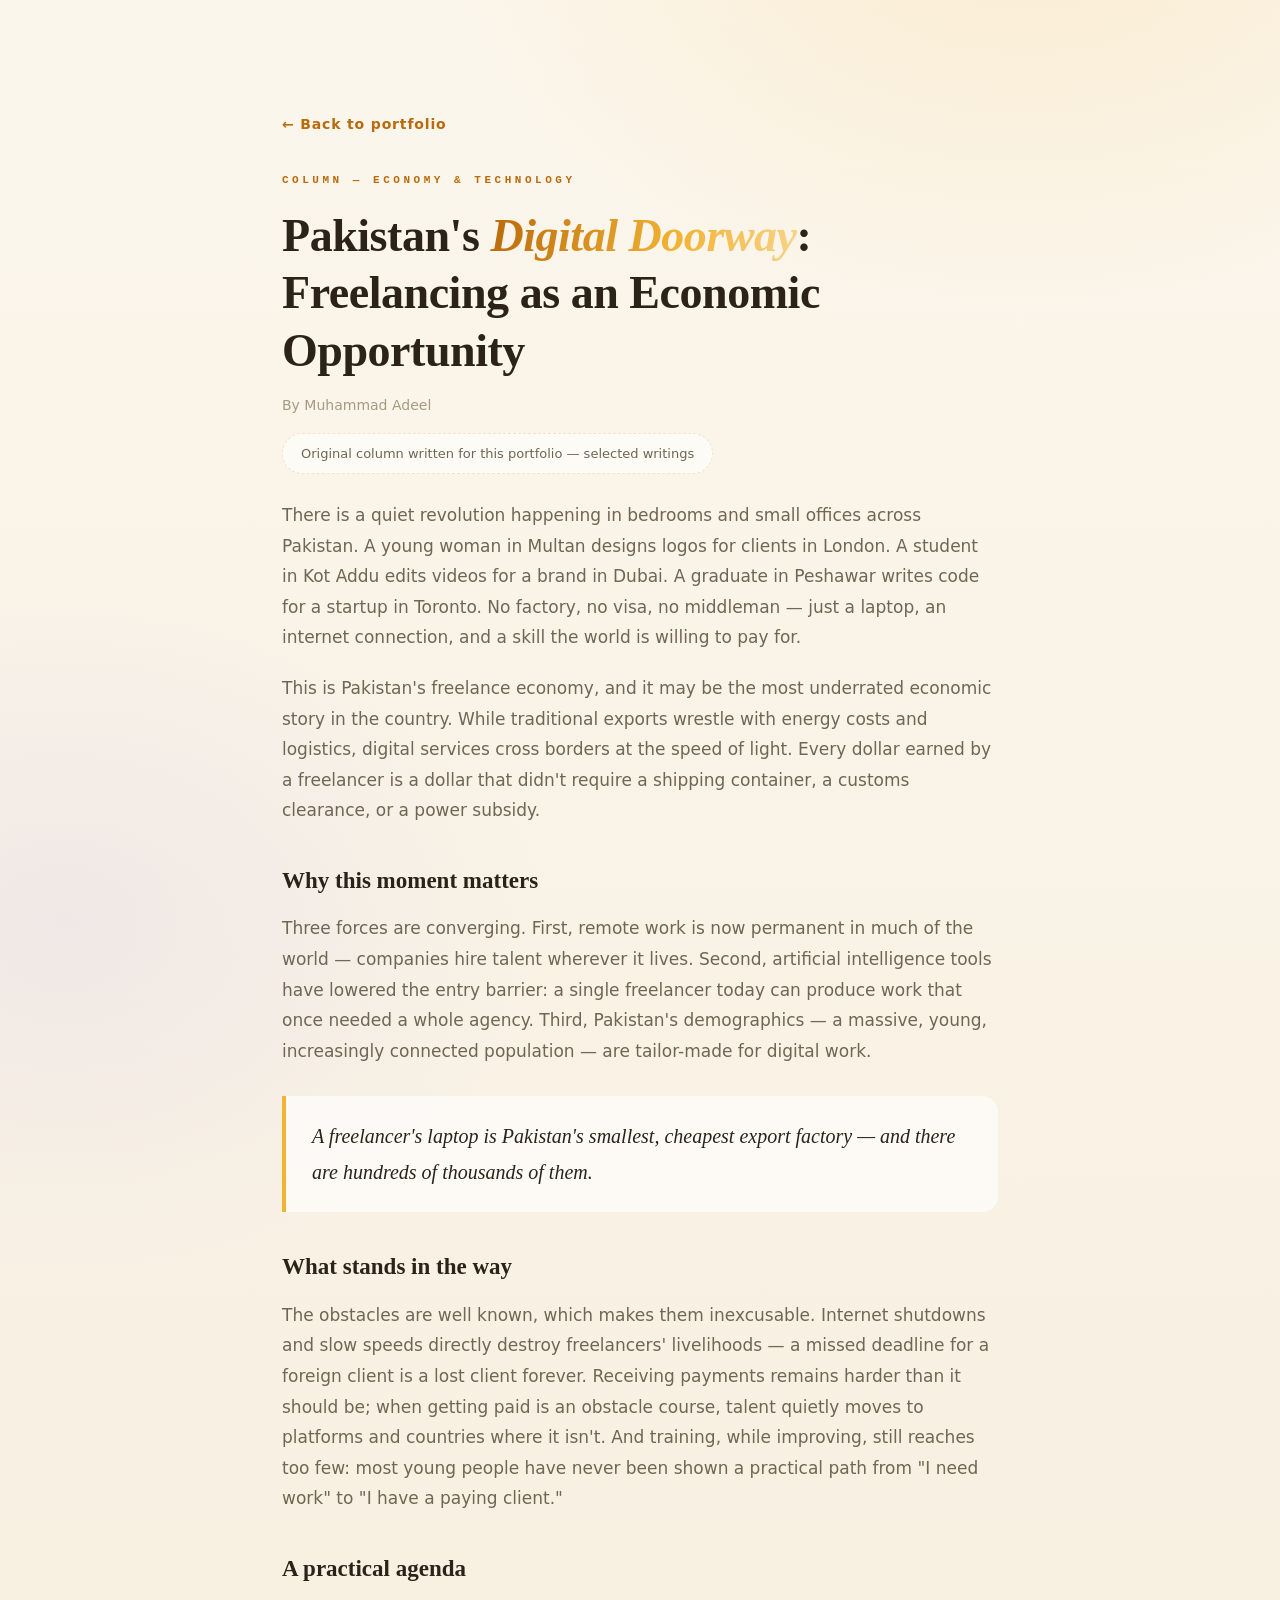
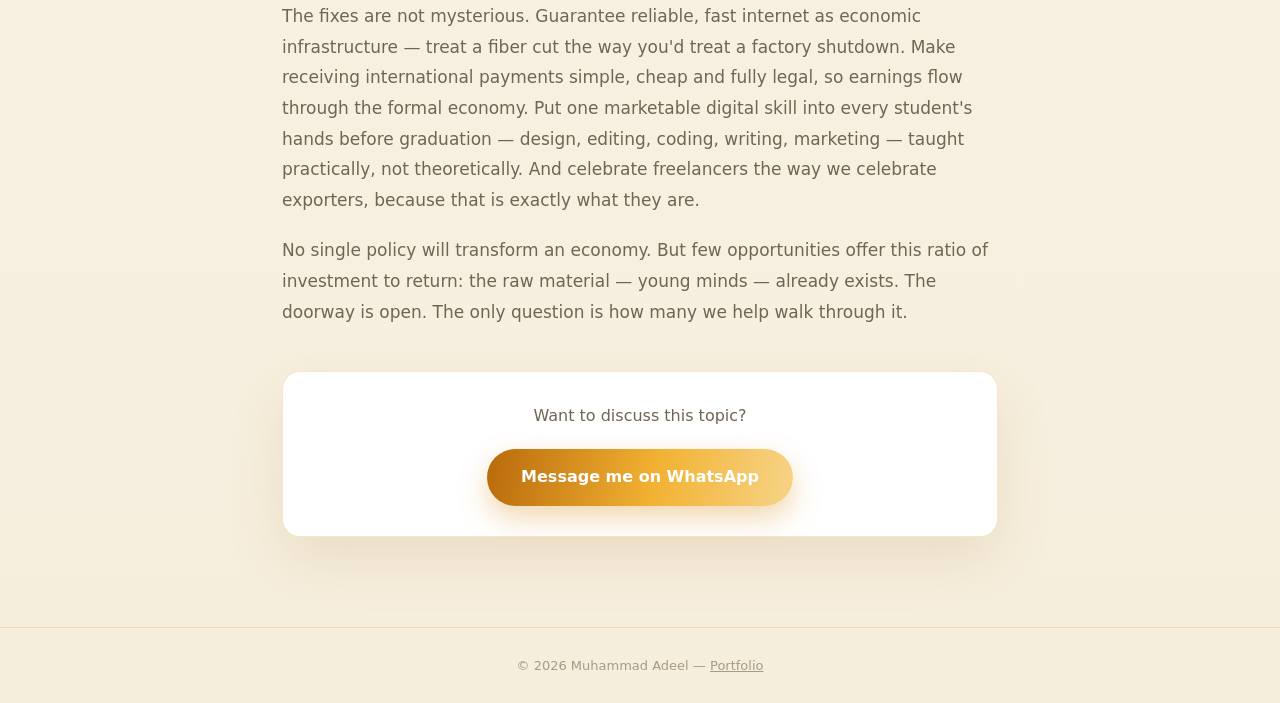
<file: columns/pakistan-digital-doorway-freelancing.html>
<!DOCTYPE html>
<html lang="en">
<head>
<meta charset="UTF-8">
<meta name="viewport" content="width=device-width, initial-scale=1.0">
<title>Pakistan's Digital Doorway: Freelancing as an Economic Opportunity — Muhammad Adeel</title>
<meta name="description" content="Column on Pakistan's digital economy — why freelancing and IT exports are a genuine national opportunity, and what it will take to unlock them.">
<link rel="stylesheet" href="columns.css">
</head>
<body>
<div class="post-wrap">
  <a class="back" href="../index.html#blog">← Back to portfolio</a>
  <div class="post-kicker">Column — Economy &amp; Technology</div>
  <h1>Pakistan's <span class="gold-text">Digital Doorway</span>: Freelancing as an Economic Opportunity</h1>
  <div class="byline">By Muhammad Adeel</div>
  <span class="honest-note">Original column written for this portfolio — selected writings</span>
  <div class="post-body">
    <p>There is a quiet revolution happening in bedrooms and small offices across Pakistan. A young woman in Multan designs logos for clients in London. A student in Kot Addu edits videos for a brand in Dubai. A graduate in Peshawar writes code for a startup in Toronto. No factory, no visa, no middleman — just a laptop, an internet connection, and a skill the world is willing to pay for.</p>
    <p>This is Pakistan's freelance economy, and it may be the most underrated economic story in the country. While traditional exports wrestle with energy costs and logistics, digital services cross borders at the speed of light. Every dollar earned by a freelancer is a dollar that didn't require a shipping container, a customs clearance, or a power subsidy.</p>
    <h2>Why this moment matters</h2>
    <p>Three forces are converging. First, remote work is now permanent in much of the world — companies hire talent wherever it lives. Second, artificial intelligence tools have lowered the entry barrier: a single freelancer today can produce work that once needed a whole agency. Third, Pakistan's demographics — a massive, young, increasingly connected population — are tailor-made for digital work.</p>
    <div class="pullquote">A freelancer's laptop is Pakistan's smallest, cheapest export factory — and there are hundreds of thousands of them.</div>
    <h2>What stands in the way</h2>
    <p>The obstacles are well known, which makes them inexcusable. Internet shutdowns and slow speeds directly destroy freelancers' livelihoods — a missed deadline for a foreign client is a lost client forever. Receiving payments remains harder than it should be; when getting paid is an obstacle course, talent quietly moves to platforms and countries where it isn't. And training, while improving, still reaches too few: most young people have never been shown a practical path from "I need work" to "I have a paying client."</p>
    <h2>A practical agenda</h2>
    <p>The fixes are not mysterious. Guarantee reliable, fast internet as economic infrastructure — treat a fiber cut the way you'd treat a factory shutdown. Make receiving international payments simple, cheap and fully legal, so earnings flow through the formal economy. Put one marketable digital skill into every student's hands before graduation — design, editing, coding, writing, marketing — taught practically, not theoretically. And celebrate freelancers the way we celebrate exporters, because that is exactly what they are.</p>
    <p>No single policy will transform an economy. But few opportunities offer this ratio of investment to return: the raw material — young minds — already exists. The doorway is open. The only question is how many we help walk through it.</p>
  </div>
  <div class="post-cta">
    <p>Want to discuss this topic?</p>
    <a class="btn" href="https://wa.me/923318009893" target="_blank" rel="noopener">Message me on WhatsApp</a>
  </div>
</div>
<footer>© 2026 Muhammad Adeel — <a href="../index.html" style="color:inherit">Portfolio</a></footer>
</body>
</html>
</file>
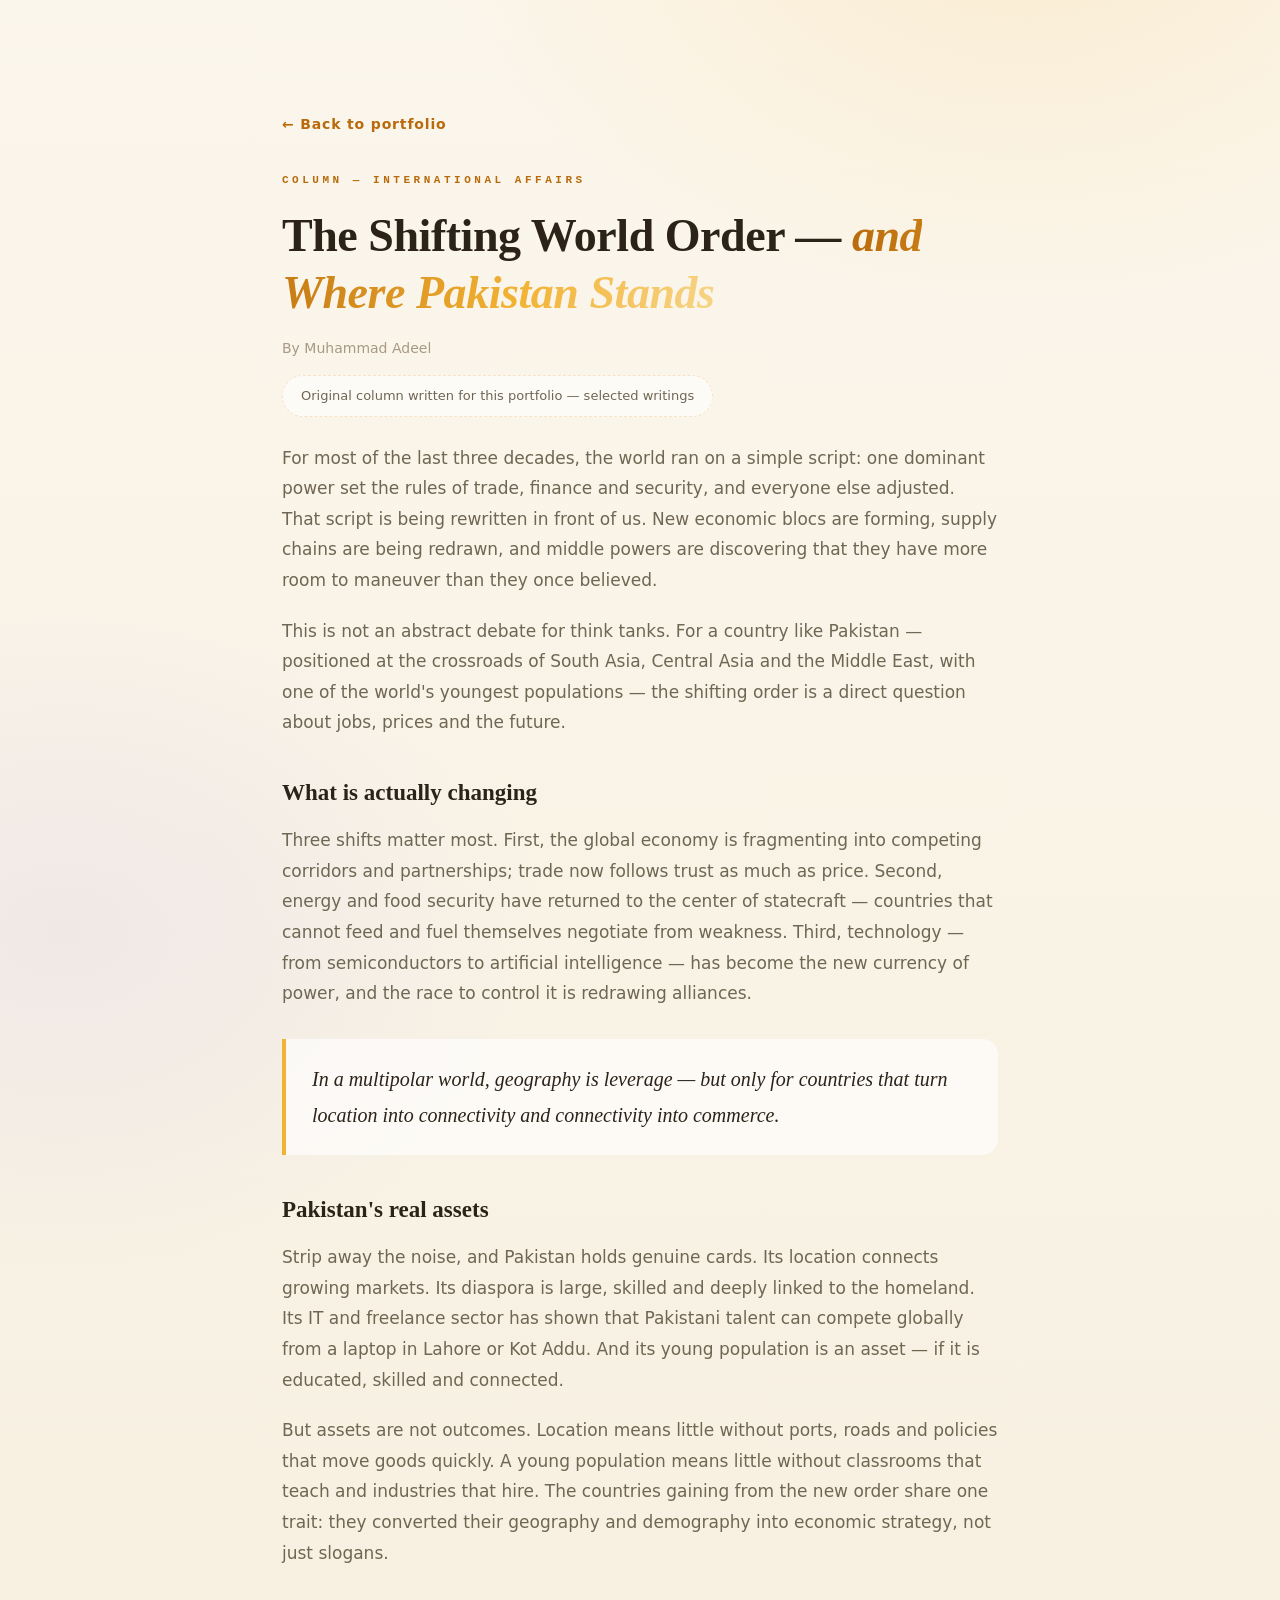
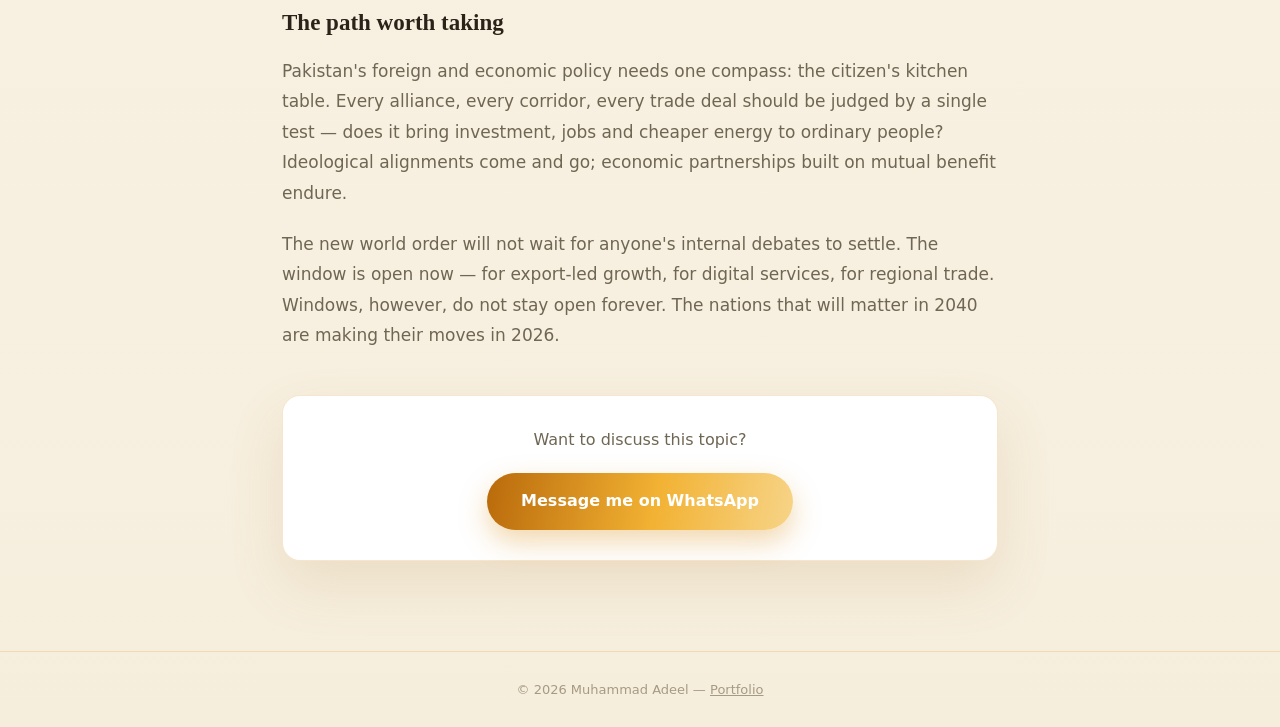
<file: columns/shifting-world-order-pakistan.html>
<!DOCTYPE html>
<html lang="en">
<head>
<meta charset="UTF-8">
<meta name="viewport" content="width=device-width, initial-scale=1.0">
<title>The Shifting World Order — and Where Pakistan Stands — Muhammad Adeel</title>
<meta name="description" content="Column on the changing global order and what multipolarity, new economic blocs and shifting alliances mean for Pakistan.">
<link rel="stylesheet" href="columns.css">
</head>
<body>
<div class="post-wrap">
  <a class="back" href="../index.html#blog">← Back to portfolio</a>
  <div class="post-kicker">Column — International Affairs</div>
  <h1>The Shifting World Order — <span class="gold-text">and Where Pakistan Stands</span></h1>
  <div class="byline">By Muhammad Adeel</div>
  <span class="honest-note">Original column written for this portfolio — selected writings</span>
  <div class="post-body">
    <p>For most of the last three decades, the world ran on a simple script: one dominant power set the rules of trade, finance and security, and everyone else adjusted. That script is being rewritten in front of us. New economic blocs are forming, supply chains are being redrawn, and middle powers are discovering that they have more room to maneuver than they once believed.</p>
    <p>This is not an abstract debate for think tanks. For a country like Pakistan — positioned at the crossroads of South Asia, Central Asia and the Middle East, with one of the world's youngest populations — the shifting order is a direct question about jobs, prices and the future.</p>
    <h2>What is actually changing</h2>
    <p>Three shifts matter most. First, the global economy is fragmenting into competing corridors and partnerships; trade now follows trust as much as price. Second, energy and food security have returned to the center of statecraft — countries that cannot feed and fuel themselves negotiate from weakness. Third, technology — from semiconductors to artificial intelligence — has become the new currency of power, and the race to control it is redrawing alliances.</p>
    <div class="pullquote">In a multipolar world, geography is leverage — but only for countries that turn location into connectivity and connectivity into commerce.</div>
    <h2>Pakistan's real assets</h2>
    <p>Strip away the noise, and Pakistan holds genuine cards. Its location connects growing markets. Its diaspora is large, skilled and deeply linked to the homeland. Its IT and freelance sector has shown that Pakistani talent can compete globally from a laptop in Lahore or Kot Addu. And its young population is an asset — if it is educated, skilled and connected.</p>
    <p>But assets are not outcomes. Location means little without ports, roads and policies that move goods quickly. A young population means little without classrooms that teach and industries that hire. The countries gaining from the new order share one trait: they converted their geography and demography into economic strategy, not just slogans.</p>
    <h2>The path worth taking</h2>
    <p>Pakistan's foreign and economic policy needs one compass: the citizen's kitchen table. Every alliance, every corridor, every trade deal should be judged by a single test — does it bring investment, jobs and cheaper energy to ordinary people? Ideological alignments come and go; economic partnerships built on mutual benefit endure.</p>
    <p>The new world order will not wait for anyone's internal debates to settle. The window is open now — for export-led growth, for digital services, for regional trade. Windows, however, do not stay open forever. The nations that will matter in 2040 are making their moves in 2026.</p>
  </div>
  <div class="post-cta">
    <p>Want to discuss this topic?</p>
    <a class="btn" href="https://wa.me/923318009893" target="_blank" rel="noopener">Message me on WhatsApp</a>
  </div>
</div>
<footer>© 2026 Muhammad Adeel — <a href="../index.html" style="color:inherit">Portfolio</a></footer>
</body>
</html>
</file>
<file: styles.css>
/* ============================================================
   MUHAMMAD ADEEL — PORTFOLIO v3 "Ivory & Honey"
   Light premium theme: warm ivory, honey gold, pastel energy.
   Floating cards + continuous animated backdrop + scroll journey.
   Zero external CSS deps (Google Fonts via <link> in HTML).
   ============================================================ */
:root{
  --cream:#FBF6EC;          /* page base */
  --cream-2:#F6EEDD;        /* alt section tint */
  --cream-3:#F3E9D4;        /* deeper tint */
  --card:#FFFFFF;
  --ink:#2B2318;            /* deep warm charcoal */
  --muted:#7A6E5C;
  --faint:#A79A83;
  --gold:#D98E1B;
  --gold-deep:#B96A0B;
  --gold-soft:#F2B233;
  --champagne:#F7D488;
  --peach:#F4A97E;
  --peach-soft:#FBE3D2;
  --violet:#A79BE8;
  --violet-soft:#E4DEF9;
  --mint:#7FCB9C;
  --mint-soft:#D8F1E2;
  --rose:#EE9AA8;
  --border:rgba(217,142,27,.18);
  --border-strong:rgba(217,142,27,.42);
  --shadow-float:0 24px 55px rgba(170,120,50,.16), 0 4px 14px rgba(170,120,50,.10), inset 0 1px 0 rgba(247,212,136,.55);
  --shadow-lift:0 38px 80px rgba(170,120,50,.24), 0 6px 20px rgba(170,120,50,.14), inset 0 1px 0 rgba(247,212,136,.7);
  --radius:24px;
  --nav-h:72px;
  --font-display:"Fraunces",Georgia,"Times New Roman",serif;
  --font-body:"Inter",-apple-system,BlinkMacSystemFont,"Segoe UI",Roboto,Arial,sans-serif;
  --font-mono:ui-monospace,SFMono-Regular,Menlo,Consolas,"Liberation Mono",monospace;
}
*{margin:0;padding:0;box-sizing:border-box}
html{scroll-behavior:smooth;scroll-padding-top:calc(var(--nav-h) + 18px)}
body{
  font-family:var(--font-body);color:var(--ink);background:var(--cream);
  line-height:1.6;overflow-x:hidden;-webkit-font-smoothing:antialiased;
main{overflow-x:clip}
}
::selection{background:var(--gold-soft);color:#3a2708}
img,svg,video{display:block;max-width:100%}
a{color:inherit;text-decoration:none}
button{font-family:inherit}

/* ============================================================
   CINEMATIC VIDEO BACKDROP — full-page animated silk, fixed,
   keeps playing behind all content through the whole scroll
   ============================================================ */
.bg-stage{position:fixed;inset:0;z-index:-2;overflow:hidden;pointer-events:none;background:var(--cream)}
.bg-video{position:absolute;inset:0;width:100%;height:100%;object-fit:cover}
.bg-scrim{position:absolute;inset:0;background:
    radial-gradient(1200px 620px at 50% -10%, rgba(255,253,246,.60), transparent 60%),
    radial-gradient(900px 700px at 92% 40%, rgba(247,212,136,.20), transparent 62%),
    linear-gradient(180deg, rgba(251,246,236,.82) 0%, rgba(251,246,236,.60) 32%,
      rgba(250,243,228,.66) 58%, rgba(251,246,236,.78) 82%, rgba(251,246,236,.90) 100%)}
@media (prefers-reduced-motion: reduce){
  .bg-video{display:none}
  .bg-stage{background:var(--cream) url("videos/page-bg-poster.jpg") center/cover no-repeat}
}
.bg-grain{position:absolute;inset:0;opacity:.05;
  background-image:url("data:image/svg+xml,%3Csvg xmlns='http://www.w3.org/2000/svg' width='240' height='240'%3E%3Cfilter id='n'%3E%3CfeTurbulence type='fractalNoise' baseFrequency='0.9' numOctaves='2'/%3E%3C/filter%3E%3Crect width='100%25' height='100%25' filter='url(%23n)'/%3E%3C/svg%3E");}

/* ---------- Living light layer (v3.4): orbs + rays + gold dust ----------
   transform/opacity only — GPU-composited, zero layout work */
.bg-fx{position:absolute;inset:0;overflow:hidden}
.bg-fx i{position:absolute;display:block;will-change:transform,opacity}
.orb{border-radius:50%;opacity:.55;animation-timing-function:ease-in-out;animation-iteration-count:infinite;animation-direction:alternate}
.o1{width:52vmax;height:52vmax;left:-14vmax;top:-12vmax;
  background:radial-gradient(circle,rgba(247,212,136,.50),transparent 65%);animation-name:drift1;animation-duration:65s}
.o2{width:44vmax;height:44vmax;right:-12vmax;top:22%;
  background:radial-gradient(circle,rgba(233,180,76,.40),transparent 65%);animation-name:drift2;animation-duration:82s}
.o3{width:38vmax;height:38vmax;left:28%;bottom:-16vmax;
  background:radial-gradient(circle,rgba(255,236,190,.55),transparent 65%);animation-name:drift3;animation-duration:74s}
@keyframes drift1{to{transform:translate(9vw,7vh) scale(1.08)}}
@keyframes drift2{to{transform:translate(-8vw,-6vh) scale(1.12)}}
@keyframes drift3{to{transform:translate(6vw,-8vh) scale(1.06)}}
.ray{top:-20%;height:140%;width:30vw;opacity:.15;
  background:linear-gradient(100deg,transparent,rgba(255,244,214,.9),transparent);
  animation-timing-function:ease-in-out;animation-iteration-count:infinite;animation-direction:alternate}
.r1{left:6%;animation-name:sway1;animation-duration:26s}
.r2{left:62%;width:22vw;opacity:.11;animation-name:sway2;animation-duration:34s}
@keyframes sway1{from{transform:skewX(-14deg) translateX(-4vw)}to{transform:skewX(-10deg) translateX(5vw)}}
@keyframes sway2{from{transform:skewX(12deg) translateX(4vw)}to{transform:skewX(9deg) translateX(-5vw)}}
.pt{bottom:-3vh;border-radius:50%;
  background:radial-gradient(circle,#fff8e6 0%,rgba(233,180,76,.9) 45%,rgba(233,180,76,0) 72%);
  animation-name:rise;animation-timing-function:linear;animation-iteration-count:infinite}
@keyframes rise{0%{transform:translate3d(0,0,0);opacity:0}
  8%{opacity:.9}86%{opacity:.7}100%{transform:translate3d(3vw,-108vh,0);opacity:0}}
.p1{left:6%;width:7px;height:7px;animation-duration:19s;animation-delay:-4s}
.p2{left:14%;width:5px;height:5px;animation-duration:26s;animation-delay:-13s}
.p3{left:23%;width:9px;height:9px;animation-duration:22s;animation-delay:-9s}
.p4{left:31%;width:4px;height:4px;animation-duration:30s;animation-delay:-21s}
.p5{left:42%;width:8px;height:8px;animation-duration:17s;animation-delay:-7s}
.p6{left:51%;width:5px;height:5px;animation-duration:24s;animation-delay:-16s}
.p7{left:59%;width:7px;height:7px;animation-duration:20s;animation-delay:-2s}
.p8{left:68%;width:4px;height:4px;animation-duration:28s;animation-delay:-11s}
.p9{left:76%;width:9px;height:9px;animation-duration:21s;animation-delay:-18s}
.p10{left:84%;width:6px;height:6px;animation-duration:25s;animation-delay:-6s}
.p11{left:91%;width:5px;height:5px;animation-duration:18s;animation-delay:-14s}
.p12{left:37%;width:6px;height:6px;animation-duration:31s;animation-delay:-25s}
.p13{left:64%;width:8px;height:8px;animation-duration:23s;animation-delay:-20s}
.p14{left:10%;width:5px;height:5px;animation-duration:27s;animation-delay:-23s}
@media (prefers-reduced-motion: reduce){.bg-fx{display:none}}
@media (max-width:680px){.ray{display:none}.p8,.p9,.p10,.p11,.p12,.p13,.p14{display:none}}

/* ---------- Typography ---------- */
.kicker{font-family:var(--font-mono);font-size:11px;letter-spacing:.34em;text-transform:uppercase;color:var(--gold-deep);margin-bottom:18px;font-weight:700}
.kicker::before{content:"— ";color:var(--gold)}
h1,h2,h3{font-family:var(--font-display);font-weight:800;letter-spacing:-.015em;line-height:1.04;color:var(--ink)}
.section-title{font-size:clamp(2.1rem,4.8vw,3.6rem);margin-bottom:14px;
  text-shadow:0 2px 30px rgba(251,246,236,.9), 0 1px 4px rgba(251,246,236,.85)}
.section-sub{color:var(--muted);font-size:1.05rem;max-width:640px;margin-bottom:44px}
.honey,.gold-text{font-style:italic;background:linear-gradient(100deg,var(--gold-deep),var(--gold) 45%,var(--gold-soft));
  -webkit-background-clip:text;background-clip:text;color:transparent;
  -webkit-text-stroke:.5px var(--gold-deep);paint-order:stroke fill}

/* ---------- Buttons ---------- */
.btn{display:inline-flex;align-items:center;justify-content:center;gap:8px;padding:15px 32px;border-radius:999px;
  font-weight:700;font-size:.98rem;border:1.5px solid transparent;cursor:pointer;transition:transform .25s ease,box-shadow .25s ease,background .25s ease;white-space:nowrap}
.btn-gold{background:linear-gradient(100deg,var(--gold-deep),var(--gold) 55%,var(--gold-soft));color:#fff;
  box-shadow:0 12px 28px rgba(217,142,27,.38)}
.btn-gold:hover{box-shadow:0 18px 40px rgba(217,142,27,.5);transform:translateY(-2px)}
.btn-soft{background:rgba(255,255,255,.75);border-color:var(--border);color:var(--ink);box-shadow:0 8px 20px rgba(170,120,50,.12)}
.btn-soft:hover{border-color:var(--border-strong);box-shadow:var(--shadow-float);transform:translateY(-2px)}
.btn-small{padding:11px 26px;font-size:.9rem}
.btn-big{padding:17px 38px;font-size:1.02rem}

/* ---------- Loader ---------- */
#loader{position:fixed;inset:0;z-index:3000;display:flex;align-items:center;justify-content:center;background:var(--cream);
  transition:opacity .7s ease,visibility .7s}
#loader.done{opacity:0;visibility:hidden}
.loader-inner{text-align:center}
.loader-badge{width:76px;height:76px;margin:0 auto 22px;border-radius:26px;background:#fff;border:2px solid var(--border);
  display:flex;align-items:center;justify-content:center;box-shadow:var(--shadow-float);animation:badgepop 1.6s ease-in-out infinite}
.loader-badge span{font-family:var(--font-display);font-weight:900;font-size:26px;color:var(--gold-deep)}
@keyframes badgepop{0%,100%{transform:translateY(0) rotate(-4deg)}50%{transform:translateY(-10px) rotate(4deg)}}
.loader-name{font-family:var(--font-display);font-weight:800;letter-spacing:.28em;font-size:15px;margin-bottom:20px}
.loader-bar{width:230px;height:6px;border-radius:99px;background:rgba(217,142,27,.16);margin:0 auto;overflow:hidden}
.loader-bar span{display:block;height:100%;width:100%;border-radius:99px;background:linear-gradient(90deg,var(--gold-deep),var(--gold-soft));
  transform:scaleX(0);transform-origin:left center;will-change:transform}
.loader-sub{margin-top:16px;color:var(--muted);font-size:13px;letter-spacing:.08em}

/* ---------- Cursor glow ---------- */
#cursorGlow{position:fixed;left:0;top:0;width:340px;height:340px;border-radius:50%;pointer-events:none;z-index:1;
  background:radial-gradient(circle,rgba(242,178,51,.20),rgba(247,212,136,.08) 45%,transparent 70%);
  transform:translate(-50%,-50%);opacity:0;transition:opacity .4s}
@media (pointer:coarse){#cursorGlow{display:none}}

/* ---------- Nav ---------- */
#nav{position:fixed;top:0;left:0;right:0;z-index:1000;height:var(--nav-h);
  display:flex;align-items:center;justify-content:space-between;padding:0 clamp(18px,4vw,44px);
  transition:background .35s ease,box-shadow .35s ease}
#nav.scrolled{background:rgba(251,246,236,.94);
  box-shadow:0 10px 30px rgba(170,120,50,.12);border-bottom:1px solid rgba(217,142,27,.14)}
.brand{font-family:var(--font-display);font-weight:900;font-size:1.5rem;letter-spacing:-.02em}
.brand span{color:var(--gold)}
.nav-links{display:flex;gap:clamp(14px,2.4vw,34px)}
.nav-links a{font-size:.92rem;font-weight:600;color:var(--muted);position:relative;transition:color .25s}
.nav-links a::after{content:"";position:absolute;left:0;bottom:-6px;height:2px;width:0;border-radius:2px;
  background:linear-gradient(90deg,var(--gold),var(--gold-soft));transition:width .3s ease}
.nav-links a:hover{color:var(--ink)}
.nav-links a:hover::after{width:100%}
#menuBtn{display:none;background:none;border:0;cursor:pointer;flex-direction:column;gap:6px;padding:10px}
#menuBtn span{width:26px;height:2.5px;background:var(--ink);border-radius:2px;transition:transform .3s,opacity .3s}

/* ---------- Sections ---------- */
.section{padding:clamp(80px,9vw,130px) 0;position:relative}
.section>.kicker,.section>.section-title,.section>.section-sub{width:min(1200px,92%);margin-left:auto;margin-right:auto}
.section-cream{background:rgba(255,255,255,.42);border-top:1px solid rgba(217,142,27,.12);border-bottom:1px solid rgba(217,142,27,.12)}

/* ---------- Hero ---------- */
.hero{min-height:100svh;display:flex;align-items:center;position:relative;padding:calc(var(--nav-h) + 50px) 0 90px;overflow:hidden}
.hero-blobs{position:absolute;inset:0;pointer-events:none}
.blob{position:absolute;border-radius:50%;opacity:.6;animation:drift2 24s ease-in-out infinite;will-change:transform}
.blob.b1{width:480px;height:480px;left:-120px;top:-80px;background:radial-gradient(circle,#FBD9A8,transparent 70%)}
.blob.b2{width:560px;height:560px;right:-160px;top:8%;background:radial-gradient(circle,#DCD4F7,transparent 70%);animation-delay:3s}
.blob.b3{width:380px;height:380px;left:34%;bottom:-120px;background:radial-gradient(circle,#FBD9C4,transparent 70%);animation-delay:6s}
.blob.b4{width:300px;height:300px;right:30%;top:56%;background:radial-gradient(circle,#CFEBD9,transparent 70%);animation-delay:9s}
.hero-inner.hero-centered{width:min(920px,94%);margin:0 auto;display:flex;flex-direction:column;align-items:center;
  text-align:center;position:relative;z-index:2}
.hero-portrait{margin:6px 0 26px}
.hero-portrait img{width:clamp(120px,16vw,156px);height:clamp(120px,16vw,156px);border-radius:50%;
  object-fit:cover;object-position:50% 10%;border:5px solid #fff;outline:2px solid var(--gold);outline-offset:5px;
  box-shadow:0 20px 50px rgba(170,120,50,.35)}
.hero-centered .kicker{margin-bottom:22px}
.hero-centered .headline{margin-left:auto;margin-right:auto}
.hero-centered .hero-cta{justify-content:center}
.hero-centered .hero-visual{margin-top:44px}
.hero h1{font-size:clamp(3rem,7.4vw,5.8rem);line-height:.98;margin-bottom:22px;
  text-shadow:0 2px 44px rgba(251,246,236,.95), 0 1px 5px rgba(251,246,236,.9)}
.hero-centered .kicker,.hero-centered .headline,.hero-centered .tags{text-shadow:0 1px 14px rgba(251,246,236,.92)}
.hero .headline{font-size:clamp(1.05rem,1.8vw,1.3rem);color:var(--muted);font-weight:500;margin-bottom:16px;max-width:34rem}
.hero .headline i{font-style:normal;color:var(--faint);margin:0 6px}
.hero .tags{font-size:.92rem;font-weight:700;color:var(--gold-deep);letter-spacing:.04em;margin-bottom:34px}
.hero .tags b{color:var(--gold);margin:0 8px}
.hero-cta{display:flex;gap:14px;flex-wrap:wrap}
.hero-visual{position:relative;display:flex;justify-content:center}
.spin-rings{position:absolute;inset:-46px;display:flex;align-items:center;justify-content:center;pointer-events:none}
.ring{position:absolute;border-radius:50%;border:2px dashed rgba(217,142,27,.45)}
.ring.r1{width:min(112%,560px);height:min(112%,560px);animation:spin 40s linear infinite}
.ring.r2{width:min(100%,500px);height:min(100%,500px);border-color:rgba(167,155,232,.4);animation:spin 30s linear infinite reverse}
@keyframes spin{to{transform:rotate(360deg)}}
.video-frame{position:relative;width:min(100%,480px);border-radius:32px;overflow:hidden;
  border:6px solid #fff;box-shadow:var(--shadow-lift);transform:rotate(2.5deg)}
.video-frame .hero-vid{width:100%;aspect-ratio:4/5;object-fit:cover}
.video-frame-shine{position:absolute;inset:0;background:linear-gradient(115deg,transparent 30%,rgba(255,255,255,.28) 46%,transparent 60%);
  animation:shine 5.5s ease-in-out infinite;pointer-events:none}
@keyframes shine{0%{transform:translateX(-110%)}55%,100%{transform:translateX(110%)}}
.spin-badge{position:absolute;left:-38px;bottom:-24px;width:132px;height:132px;z-index:3}
.spin-badge svg{width:100%;height:100%;animation:spin 16s linear infinite}
.badge-text{font-family:var(--font-mono);font-size:15.5px;font-weight:700;letter-spacing:2.6px;fill:var(--gold-deep)}
.spin-badge-center{position:absolute;inset:0;display:flex;align-items:center;justify-content:center;
  font-size:30px;color:var(--gold);width:58px;height:58px;margin:auto;border-radius:50%;background:#fff;
  box-shadow:var(--shadow-float);border:1.5px solid var(--border)}
.floaties{position:absolute;inset:0;pointer-events:none;z-index:1}
.floaties .f{position:absolute;color:var(--gold);opacity:.5;animation:bgfloat 12s ease-in-out infinite}
.f1{left:6%;top:20%;font-size:22px}.f2{left:44%;top:12%;font-size:15px;animation-delay:2s}
.f3{right:8%;top:64%;font-size:18px;animation-delay:4s}.f4{left:10%;bottom:12%;font-size:14px;animation-delay:1s}
.f5{right:38%;top:26%;font-size:20px;animation-delay:5s}.f6{left:52%;bottom:8%;font-size:13px;animation-delay:3s}
.scroll-hint{position:absolute;left:50%;bottom:26px;transform:translateX(-50%);width:26px;height:44px;border-radius:14px;
  border:2px solid rgba(217,142,27,.5);z-index:2}
.scroll-hint span{display:block;width:5px;height:10px;margin:8px auto 0;border-radius:3px;background:var(--gold);animation:hint 1.8s ease-in-out infinite}
@keyframes hint{0%{transform:translateY(0);opacity:1}70%{transform:translateY(14px);opacity:0}100%{opacity:0}}

/* ---------- Marquee ribbons ---------- */
.marquee{overflow:hidden;white-space:nowrap;padding:16px 0;position:relative;z-index:2}
.marquee-gold{background:linear-gradient(100deg,var(--gold-deep),var(--gold) 50%,var(--gold-soft));transform:rotate(-1.2deg) scale(1.02);
  box-shadow:0 14px 34px rgba(217,142,27,.32)}
.marquee-gold .marquee-track span{color:#fff;font-family:var(--font-display);font-weight:800;font-size:1.25rem;letter-spacing:.02em}
.marquee-gold .marquee-track b{color:rgba(255,255,255,.75);margin:0 14px}
.marquee-pastel{background:linear-gradient(100deg,var(--peach-soft),var(--violet-soft) 50%,var(--mint-soft));transform:rotate(1deg) scale(1.02);
  border-top:1px solid var(--border);border-bottom:1px solid var(--border)}
.marquee-pastel .marquee-track span{color:var(--ink);font-family:var(--font-display);font-weight:700;font-size:1.15rem}
.marquee-pastel .marquee-track b{color:var(--gold-deep);margin:0 14px}
.marquee-track{display:inline-flex;animation:marquee 26s linear infinite}
.marquee-track.reverse{animation-direction:reverse}
.marquee-track span{padding-right:12px}
@keyframes marquee{to{transform:translateX(-50%)}}

/* ---------- Floating cards (shared) ---------- */
/* Gentle idle float — starts only after the scroll reveal completes (.rv.in),
   staggered per card via --fd/--fdur (set in JS), amplitude via --famp.
   Transform-only: stays on the compositor, no layout cost. */
.float-i{--fd:0s;--fdur:7.5s;--famp:7px;animation:none}
.rv.in .float-i{animation:floaty var(--fdur) ease-in-out var(--fd) infinite}
@keyframes floaty{0%,100%{transform:translateY(var(--famp))}50%{transform:translateY(calc(var(--famp) * -1))}}
.float-i:hover,.float-i:focus-visible{animation-play-state:paused}
.float-soft{--famp:3px;--fdur:6.2s}
.tilt{transition:transform .3s ease,box-shadow .3s ease;transform-style:preserve-3d;will-change:transform}
.tint-peach{background:linear-gradient(160deg,#fff,var(--peach-soft))}
.tint-violet{background:linear-gradient(160deg,#fff,var(--violet-soft))}
.tint-mint{background:linear-gradient(160deg,#fff,var(--mint-soft))}
.tint-honey{background:linear-gradient(160deg,#fff,#FBEFD2)}

/* ---------- Scroll reveal: step-by-step journey ---------- */
.rv{opacity:0;transform:translateY(44px) scale(.985);
  transition:opacity .85s cubic-bezier(.2,.65,.3,1),transform .85s cubic-bezier(.2,.65,.3,1)}
.rv.in{opacity:1;transform:none}
.rv-pop{opacity:0;transform:scale(.6) rotate(-8deg);transition:opacity .7s cubic-bezier(.34,1.56,.64,1),transform .7s cubic-bezier(.34,1.56,.64,1)}
.rv-pop.in{opacity:1;transform:none}

/* ---------- Stats ---------- */
.stats{width:min(1200px,92%);margin:0 auto;display:grid;grid-template-columns:repeat(4,1fr);grid-auto-rows:1fr;gap:22px;padding:70px 0 10px;position:relative;z-index:2}
.stat{background:var(--card);border:1.5px solid var(--border);border-radius:var(--radius);padding:30px 24px;text-align:center;
  box-shadow:var(--shadow-float);position:relative;overflow:hidden}
.stat::before{content:"";position:absolute;top:0;left:0;right:0;height:6px;background:linear-gradient(90deg,var(--gold-deep),var(--gold-soft))}
.tint-peach.stat::before{background:linear-gradient(90deg,var(--peach),#FBD9A8)}
.tint-violet.stat::before{background:linear-gradient(90deg,var(--violet),#DCD4F7)}
.tint-mint.stat::before{background:linear-gradient(90deg,var(--mint),#CFEBD9)}
.stat-num{font-family:var(--font-display);font-weight:900;font-size:clamp(2.2rem,3.4vw,3rem);color:var(--ink)}
.stat-label{color:var(--muted);font-size:.9rem;margin-top:8px;font-weight:600}
/* Equal-height stat cards: the .rv wrappers are grid items; make them flex
   so every .stat stretches to the tallest card in the row */
.stats>.rv{display:flex}
.stat{flex:1;display:flex;flex-direction:column;justify-content:center}

/* ---------- ERP Retail Software (signature speciality) ---------- */
.section-erp{background:linear-gradient(180deg,rgba(242,178,51,.10),rgba(255,255,255,.35) 30%,rgba(242,178,51,.08));border-top:2px solid rgba(217,142,27,.25);border-bottom:2px solid rgba(217,142,27,.25)}
.erp-ribbon{text-align:center;margin-bottom:22px}
.erp-ribbon span{display:inline-block;font-family:var(--font-mono);font-size:12px;letter-spacing:.22em;text-transform:uppercase;font-weight:700;color:#fff;background:linear-gradient(135deg,var(--gold-deep),var(--gold-soft));padding:12px 28px;border-radius:999px;box-shadow:0 8px 24px rgba(217,142,27,.35)}
.erp-showcase{width:min(980px,92%);margin:0 auto 54px;position:relative}
.erp-player{position:relative;display:block;width:100%;border:0;cursor:pointer;border-radius:28px;overflow:hidden;padding:0;background:#1a120a;border:3px solid rgba(217,142,27,.5);box-shadow:0 30px 80px rgba(120,72,10,.28)}
.erp-player img{width:100%;aspect-ratio:16/9;object-fit:cover;display:block;transition:transform .6s ease}
.erp-player:hover img{transform:scale(1.03)}
.erp-grid{width:min(1200px,92%);margin:0 auto;display:grid;grid-template-columns:repeat(3,1fr);gap:22px}
.erp-grid>.rv{display:flex}
.erp-card{flex:1;background:var(--card);border:1.5px solid var(--border);border-radius:var(--radius);padding:30px 26px;box-shadow:var(--shadow-float);position:relative;overflow:hidden;text-align:left}
.erp-card::before{content:"";position:absolute;top:0;left:0;right:0;height:5px;background:linear-gradient(90deg,var(--gold-deep),var(--gold-soft))}
.erp-ico{display:inline-flex;align-items:center;justify-content:center;width:52px;height:52px;border-radius:16px;background:linear-gradient(135deg,rgba(242,178,51,.22),rgba(217,142,27,.12));border:1.5px solid rgba(217,142,27,.35);font-size:24px;color:var(--gold-deep);margin-bottom:16px}
.erp-card h3{font-size:1.18rem;margin-bottom:8px}
.erp-card p{color:var(--muted);font-size:.93rem;line-height:1.6;margin:0}

/* ---------- Services bento ---------- */
.services-bento{width:min(1200px,92%);margin:0 auto;display:grid;grid-template-columns:repeat(3,1fr);gap:24px}
.bento-wide{grid-column:span 2}
.service{position:relative;background:var(--card);border:1.5px solid var(--border);border-radius:var(--radius);
  padding:36px 30px;box-shadow:var(--shadow-float);overflow:hidden;height:100%}
.service:hover{box-shadow:var(--shadow-lift)}
.s-icon{position:relative;width:74px;height:74px;display:flex;align-items:center;justify-content:center;margin-bottom:22px}
.s-icon b{font-size:26px;color:var(--gold-deep);z-index:2;font-style:normal}
.icon-ring{position:absolute;inset:0;animation:spin 14s linear infinite}
.icon-ring circle{fill:none;stroke:var(--gold);stroke-width:2.5;stroke-dasharray:7 9;stroke-linecap:round;opacity:.8}
.orbit-dot{position:absolute;inset:0;animation:spin 14s linear infinite}
.orbit-dot::after{content:"";position:absolute;top:-4px;left:50%;width:11px;height:11px;border-radius:50%;
  background:linear-gradient(135deg,var(--gold-soft),var(--gold-deep));box-shadow:0 0 12px rgba(217,142,27,.7)}
.s-num{position:absolute;top:22px;right:26px;font-family:var(--font-display);font-weight:900;font-size:2.6rem;color:rgba(217,142,27,.16)}
.service h3{font-size:1.35rem;margin-bottom:10px}
.service p{color:var(--muted);font-size:.96rem;margin-bottom:18px}
.s-tags{display:inline-block;font-size:.78rem;font-weight:700;letter-spacing:.06em;color:var(--gold-deep);
  background:rgba(242,178,51,.16);border:1px solid rgba(217,142,27,.28);padding:7px 14px;border-radius:999px}

/* ---------- Work cards ---------- */
.work-grid{width:min(1200px,92%);margin:0 auto;display:grid;grid-template-columns:repeat(3,1fr);gap:26px}
.work-featured{grid-column:1/-1}
.work-card{position:relative;display:block;width:100%;border:0;cursor:pointer;border-radius:var(--radius);overflow:hidden;
  background:#fff;border:1.5px solid var(--border);box-shadow:var(--shadow-float);padding:0;text-align:left}
.work-card:hover{box-shadow:var(--shadow-lift)}
.work-card img{width:100%;aspect-ratio:16/9;object-fit:cover;transition:transform .6s ease}
.work-featured .work-card img{aspect-ratio:21/9}
.work-card:hover img{transform:scale(1.05)}
.play-badge{position:absolute;top:44%;left:50%;transform:translate(-50%,-50%);width:64px;height:64px;border-radius:50%;
  background:rgba(255,255,255,.92);color:var(--gold-deep);display:flex;align-items:center;justify-content:center;
  font-size:22px;box-shadow:0 10px 30px rgba(170,120,50,.35);transition:transform .3s}
.work-card:hover .play-badge{transform:translate(-50%,-50%) scale(1.15) rotate(-8deg)}
.work-meta{display:flex;flex-direction:column;gap:4px;padding:20px 22px;background:#fff}
.work-meta strong{font-family:var(--font-display);font-size:1.1rem}
.work-meta em{font-style:normal;color:var(--muted);font-size:.88rem}

/* ---------- Website link cards ---------- */
.web-grid{width:min(1200px,92%);margin:0 auto;display:grid;grid-template-columns:repeat(2,1fr);gap:26px}
.web-card{display:flex;flex-direction:column;gap:12px;background:var(--card);border:1.5px solid var(--border);
  border-radius:var(--radius);padding:34px 30px;box-shadow:var(--shadow-float);position:relative;overflow:hidden;height:100%}
.web-card:hover{box-shadow:var(--shadow-lift)}
.web-card::after{content:"";position:absolute;bottom:0;left:0;right:0;height:7px;
  background:linear-gradient(90deg,var(--gold-deep),var(--gold-soft),var(--peach))}
.link-card-top{display:flex;align-items:center;justify-content:space-between;margin-bottom:6px}
.link-fav{width:52px;height:52px;border-radius:18px;background:linear-gradient(135deg,var(--gold-soft),var(--peach));
  display:flex;align-items:center;justify-content:center;font-size:24px;color:#fff;box-shadow:0 8px 20px rgba(217,142,27,.35);
  animation:wobble 5s ease-in-out infinite}
@keyframes wobble{0%,100%{transform:rotate(-6deg)}50%{transform:rotate(6deg) translateY(-4px)}}
.pill{font-size:.7rem;font-weight:800;letter-spacing:.12em;text-transform:uppercase;padding:8px 15px;border-radius:999px}
.pill-live{background:linear-gradient(100deg,var(--mint),#5cb87f);color:#fff;box-shadow:0 6px 16px rgba(127,203,156,.4)}
.pill-concept{background:linear-gradient(100deg,var(--violet),#8a7bd8);color:#fff;box-shadow:0 6px 16px rgba(167,155,232,.4)}
.web-card h3{font-size:1.5rem}
.web-card p{color:var(--muted);font-size:.95rem;flex:1}
.visit-cta{display:inline-flex;align-items:center;gap:8px;font-weight:800;color:var(--gold-deep);font-size:1rem;margin-top:8px}
.visit-cta b{transition:transform .3s}
.web-card:hover .visit-cta b{transform:translate(4px,-4px)}

/* ---------- Apps ---------- */
.apps-grid{width:min(1200px,92%);margin:0 auto;display:grid;grid-template-columns:repeat(3,1fr);gap:24px}
.app-card{background:var(--card);border:1.5px solid var(--border);border-radius:var(--radius);padding:34px 28px;
  box-shadow:var(--shadow-float);height:100%}
.app-card:hover{box-shadow:var(--shadow-lift)}
.app-card h3{font-size:1.25rem;margin-bottom:10px}
.app-card p{color:var(--muted);font-size:.94rem;margin-bottom:18px}

/* ---------- Why ---------- */
.why-grid{width:min(1200px,92%);margin:0 auto;display:grid;grid-template-columns:repeat(3,1fr);gap:24px}
.why-card{background:var(--card);border:1.5px solid var(--border);border-radius:var(--radius);padding:32px 28px;
  box-shadow:var(--shadow-float);height:100%}
.why-card:hover{box-shadow:var(--shadow-lift)}
.why-icon{display:inline-flex;align-items:center;justify-content:center;width:54px;height:54px;border-radius:18px;
  font-size:24px;color:var(--gold-deep);margin-bottom:18px;animation:wobble 6s ease-in-out infinite}
.why-icon.tint-honey{background:#FBEFD2}.why-icon.tint-peach{background:var(--peach-soft)}
.why-icon.tint-violet{background:var(--violet-soft)}.why-icon.tint-mint{background:var(--mint-soft)}
.why-card h3{font-size:1.2rem;margin-bottom:10px}
.why-card p{color:var(--muted);font-size:.94rem}

/* ---------- Clients ---------- */
.client-grid{width:min(1200px,92%);margin:0 auto;display:grid;grid-template-columns:repeat(3,1fr);gap:24px}
.client-card{background:var(--card);border:1.5px solid var(--border);border-radius:var(--radius);padding:32px 28px;
  box-shadow:var(--shadow-float);position:relative;overflow:hidden;height:100%}
.client-card:hover{box-shadow:var(--shadow-lift)}
.client-card::before{content:"\201C";position:absolute;top:6px;right:20px;font-family:var(--font-display);font-size:4.5rem;
  color:rgba(217,142,27,.14);line-height:1}
.client-card h3{font-size:1.18rem;margin-bottom:6px;padding-right:44px}
.client-loc{display:inline-block;font-size:.72rem;font-weight:800;letter-spacing:.1em;text-transform:uppercase;
  color:var(--gold-deep);background:rgba(242,178,51,.16);padding:5px 12px;border-radius:999px;margin-bottom:14px}
.client-card p{color:var(--muted);font-size:.93rem;margin-bottom:16px}

/* ---------- Process ---------- */
.process-grid{width:min(1200px,92%);margin:0 auto;display:grid;grid-template-columns:repeat(4,1fr);gap:22px;position:relative}
.process-step{background:var(--card);border:1.5px solid var(--border);border-radius:var(--radius);padding:36px 26px;
  box-shadow:var(--shadow-float);position:relative;height:100%;text-align:center}
.process-step:hover{box-shadow:var(--shadow-lift)}
.p-ring{position:absolute;inset:-9px;border-radius:30px;border:2px dashed rgba(217,142,27,.35);animation:spin 26s linear infinite;pointer-events:none}
.p-num{display:inline-flex;align-items:center;justify-content:center;width:60px;height:60px;border-radius:50%;
  background:linear-gradient(135deg,var(--gold-soft),var(--gold-deep));color:#fff;font-family:var(--font-display);
  font-weight:900;font-size:1.3rem;margin-bottom:18px;box-shadow:0 10px 24px rgba(217,142,27,.4)}
.process-step h3{font-size:1.2rem;margin-bottom:8px}
.process-step p{color:var(--muted);font-size:.92rem}

/* ---------- Blog ---------- */
.blog-grid{width:min(1200px,92%);margin:0 auto 56px;display:grid;grid-template-columns:repeat(3,1fr);gap:24px}
.blog-grid:last-child{margin-bottom:0}
.sub-head{width:min(1200px,92%);margin:38px auto 22px;font-family:var(--font-display);font-size:1.45rem;font-weight:800;color:var(--ink)}
.sub-head::before{content:"✦ ";color:var(--gold-deep)}
.blog-card{display:flex;flex-direction:column;gap:12px;background:var(--card);border:1.5px solid var(--border);
  border-radius:var(--radius);padding:32px 28px;box-shadow:var(--shadow-float);height:100%}
.blog-card:hover{box-shadow:var(--shadow-lift)}
.blog-date{font-family:var(--font-mono);font-size:11px;letter-spacing:.28em;color:var(--gold-deep);text-transform:uppercase;font-weight:700}
.blog-card h3{font-size:1.25rem;line-height:1.25}
.blog-card p{color:var(--muted);font-size:.94rem;flex:1}
.read-more{font-weight:800;color:var(--gold-deep)}
.blog-card:hover .read-more{letter-spacing:.04em}

/* ---------- FAQ ---------- */
.faq-list{width:min(860px,92%);margin:0 auto;display:flex;flex-direction:column;gap:16px}
.faq-item{background:var(--card);border:1.5px solid var(--border);border-radius:18px;box-shadow:var(--shadow-float);overflow:hidden}
.faq-item summary{list-style:none;cursor:pointer;padding:22px 26px;font-weight:700;font-size:1.02rem;display:flex;
  align-items:center;justify-content:space-between;gap:14px}
.faq-item summary::-webkit-details-marker{display:none}
.faq-item summary::after{content:"+";flex:none;width:34px;height:34px;border-radius:50%;display:flex;align-items:center;justify-content:center;
  background:linear-gradient(135deg,var(--gold-soft),var(--gold-deep));color:#fff;font-size:20px;font-weight:700;
  transition:transform .35s}
.faq-item[open] summary::after{transform:rotate(135deg)}
.faq-item p{padding:0 26px 24px;color:var(--muted);font-size:.95rem}

/* ---------- Experience timeline ---------- */
.timeline{width:min(860px,92%);margin:0 auto;display:flex;flex-direction:column;gap:20px;position:relative}
.timeline::before{content:"";position:absolute;left:23px;top:20px;bottom:20px;width:3px;border-radius:3px;
  background:linear-gradient(180deg,var(--gold-soft),var(--peach),var(--violet))}
.t-item{position:relative;background:var(--card);border:1.5px solid var(--border);border-radius:var(--radius);
  padding:30px 30px 30px 66px;box-shadow:var(--shadow-float);margin-left:0}
.t-item:hover{box-shadow:var(--shadow-lift)}
.t-dot{position:absolute;left:14px;top:36px;width:21px;height:21px;border-radius:50%;
  background:linear-gradient(135deg,var(--gold-soft),var(--gold-deep));border:4px solid #fff;
  box-shadow:0 0 0 3px rgba(217,142,27,.35),0 6px 14px rgba(217,142,27,.4);animation:pulse 2.6s ease-in-out infinite}
@keyframes pulse{0%,100%{transform:scale(1)}50%{transform:scale(1.18)}}
.t-date{display:inline-block;font-family:var(--font-mono);font-size:11px;letter-spacing:.24em;text-transform:uppercase;
  color:var(--gold-deep);font-weight:700;margin-bottom:10px}
.t-item h3{font-size:1.22rem;margin-bottom:8px}
.t-sub{color:var(--faint);font-size:.85em;font-weight:600}
.t-item p{color:var(--muted);font-size:.94rem}

/* ---------- About ---------- */
.about-card{width:min(1000px,92%);margin:0 auto;background:var(--card);border:1.5px solid var(--border);
  border-radius:28px;padding:clamp(32px,5vw,56px);box-shadow:var(--shadow-float);position:relative;overflow:hidden}
.about-card::before{content:"";position:absolute;top:0;left:0;right:0;height:8px;
  background:linear-gradient(90deg,var(--peach),var(--gold-soft),var(--violet),var(--mint))}
.about-head{display:flex;align-items:center;gap:22px;margin-bottom:24px}
.about-portrait{width:104px;height:104px;flex:none;border-radius:50%;object-fit:cover;object-position:50% 10%;
  border:4px solid #fff;outline:2px solid var(--gold);outline-offset:4px;
  box-shadow:0 16px 38px rgba(170,120,50,.30)}
.about-name{font-family:var(--font-display);font-weight:800;font-size:1.45rem;margin:0 0 6px;color:var(--ink)}
.about-role{color:var(--muted);font-size:.93rem;margin:0;font-weight:600}
@media (max-width:560px){.about-head{gap:16px}.about-portrait{width:80px;height:80px}.about-name{font-size:1.2rem}}
.about-body p{color:var(--muted);font-size:1.05rem;margin-bottom:16px}
.about-body p:first-child{color:var(--ink);font-size:1.12rem;font-weight:500}
.about-facts{display:grid;grid-template-columns:repeat(4,1fr);gap:18px;margin-top:28px}
.about-facts div{background:var(--cream);border:1px solid var(--border);border-radius:16px;padding:18px}
.about-facts strong{display:block;font-size:.72rem;letter-spacing:.12em;text-transform:uppercase;color:var(--gold-deep);margin-bottom:6px}
.about-facts span{font-size:.92rem;font-weight:600}

/* ---------- Contact ---------- */
.contact-card{width:min(1000px,92%);margin:0 auto;background:linear-gradient(160deg,#fff,var(--peach-soft));
  border:1.5px solid var(--border);border-radius:28px;padding:clamp(36px,5vw,60px);box-shadow:var(--shadow-lift);
  text-align:center;position:relative;overflow:hidden}
.contact-cta{display:flex;gap:14px;justify-content:center;flex-wrap:wrap;margin-bottom:34px}
.contact-meta{display:flex;gap:34px;justify-content:center;flex-wrap:wrap}
.contact-meta div{text-align:left}
.contact-meta strong{display:block;font-size:.72rem;letter-spacing:.12em;text-transform:uppercase;color:var(--gold-deep);margin-bottom:4px}
.contact-meta span{font-weight:600;font-size:.95rem}
.pulse-dot{display:inline-flex;align-items:center;gap:8px;color:#1e7a46;font-weight:700}
.pulse-dot::before{content:"";width:10px;height:10px;border-radius:50%;background:#2fae63;animation:pulse 1.8s infinite}

/* ---------- Footer ---------- */
footer{border-top:1px solid var(--border);padding:30px 0;background:rgba(255,255,255,.55);position:relative;z-index:2}
.foot-inner{width:min(1200px,92%);margin:0 auto;display:flex;align-items:center;justify-content:space-between;gap:14px;flex-wrap:wrap;
  font-size:.88rem;color:var(--muted)}
.foot-tag{font-weight:700;color:var(--gold-deep)}
.foot-top{font-weight:700;color:var(--ink)}
.foot-top:hover{color:var(--gold-deep)}

/* ---------- Floating WhatsApp ---------- */
#waFloat{position:fixed;right:22px;bottom:22px;z-index:1500;width:60px;height:60px;border-radius:50%;
  background:linear-gradient(135deg,#35c26a,#1fae55);color:#fff;display:flex;align-items:center;justify-content:center;
  box-shadow:0 14px 34px rgba(31,174,85,.45);animation:waFloat 3.4s ease-in-out infinite;transition:transform .25s}
#waFloat:hover{transform:scale(1.12) rotate(8deg)}
@keyframes waFloat{0%,100%{transform:translateY(0)}50%{transform:translateY(-9px)}}

/* ---------- Video modal ---------- */
#modal{position:fixed;inset:0;z-index:2500;display:flex;align-items:center;justify-content:center;visibility:hidden;opacity:0;transition:.35s}
#modal.open{visibility:visible;opacity:1}
.modal-backdrop{position:absolute;inset:0;background:rgba(43,35,24,.55);backdrop-filter:blur(6px)}
.modal-box{position:relative;width:min(920px,93%);background:#fff;border-radius:22px;padding:26px;
  border:1.5px solid var(--border);box-shadow:var(--shadow-lift);transform:scale(.94);transition:transform .35s}
#modal.open .modal-box{transform:scale(1)}
.modal-box h3{font-size:1.3rem;margin-bottom:14px;padding-right:44px}
.modal-box video{width:100%;border-radius:14px;background:#000;max-height:70vh}
.modal-close{position:absolute;top:16px;right:16px;width:40px;height:40px;border-radius:50%;border:1.5px solid var(--border);
  background:#fff;font-size:17px;cursor:pointer;color:var(--ink);transition:transform .25s}
.modal-close:hover{transform:rotate(90deg);color:var(--gold-deep)}

/* ============================================================
   RESPONSIVE
   ============================================================ */
@media (max-width:1020px){
  .hero-centered .hero-visual{margin-top:30px}
  .spin-badge{left:auto;right:6%}
  .services-bento{grid-template-columns:repeat(2,1fr)}
  .bento-wide{grid-column:span 2}
  .work-grid,.why-grid,.client-grid,.apps-grid,.blog-grid{grid-template-columns:repeat(2,1fr)}
  .process-grid{grid-template-columns:repeat(2,1fr)}
  .about-facts{grid-template-columns:repeat(2,1fr)}
  .stats{grid-template-columns:repeat(2,1fr)}
  .erp-grid{grid-template-columns:repeat(2,1fr)}
}
@media (max-width:680px){
  .nav-links{position:fixed;top:var(--nav-h);left:0;right:0;flex-direction:column;gap:0;
    background:rgba(251,246,236,.98);
    border-bottom:1px solid var(--border);padding:8px 6%;
    transform:translateY(-135%);transition:transform .4s cubic-bezier(.2,.65,.3,1)}
  .nav-links.open{transform:translateY(0)}
  .nav-links a{padding:15px 4px;border-bottom:1px solid rgba(43,35,24,.07);font-size:1rem}
  .nav-links a:last-child{border-bottom:0}
  #menuBtn{display:flex}
  #menuBtn.open span:nth-child(1){transform:translateY(8.5px) rotate(45deg)}
  #menuBtn.open span:nth-child(2){opacity:0}
  #menuBtn.open span:nth-child(3){transform:translateY(-8.5px) rotate(-45deg)}
  #nav .btn-small{display:none}
  .services-bento,.work-grid,.web-grid,.why-grid,.client-grid,.apps-grid,.blog-grid,.process-grid{grid-template-columns:1fr}
  .bento-wide{grid-column:span 1}
  .work-featured{grid-column:auto}
  .hero h1{font-size:clamp(2.7rem,13vw,3.6rem)}
  .marquee-gold{transform:rotate(0) scale(1)}
  .marquee-pastel{transform:rotate(0) scale(1)}
  .contact-meta{flex-direction:column;gap:16px;align-items:center;text-align:center}
  .contact-meta div{text-align:center}
  .timeline::before{left:19px}
  .t-item{padding:24px 22px 24px 56px}
  .t-dot{left:10px}
  .video-frame{transform:rotate(0)}
  .spin-rings{display:none}
  .erp-grid{grid-template-columns:1fr}
  .erp-player{border-radius:20px}
  .erp-ribbon span{font-size:10px;padding:10px 20px;letter-spacing:.16em}
}

/* ============================================================
   REDUCED MOTION — calm, static, still beautiful
   ============================================================ */
@media (prefers-reduced-motion:reduce){
  *,*::before,*::after{animation-duration:.001s !important;animation-iteration-count:1 !important;transition-duration:.001s !important}
  html{scroll-behavior:auto}
  .rv,.rv-pop{opacity:1;transform:none;filter:none}
  .float-i{animation:none !important}
  .marquee-track{animation:none}
  .video-frame-shine{display:none}
}

/* ============================================================
   v3.3 — rotating skills orbit, reviews, iconic why, CTA band,
   milestones + best-in-class motion touches (hero entrance,
   scroll progress, gold wipe reveals)
   ============================================================ */

/* ---------- Scroll progress hairline ---------- */
#progress{position:fixed;top:0;left:0;right:0;height:4px;z-index:2000;pointer-events:none;
  background:linear-gradient(90deg,var(--gold-deep),var(--gold) 55%,var(--gold-soft));
  transform:scaleX(0);transform-origin:left;box-shadow:0 2px 12px rgba(217,142,27,.5)}

/* ---------- Hero cinematic entrance ---------- */
.hero-h1 .mask{display:inline-block;overflow:hidden;vertical-align:bottom;padding-bottom:.1em;margin-bottom:-.1em}
.hero-h1 .word{display:inline-block;transform:translateY(112%);transition:transform 1.05s cubic-bezier(.19,.7,.22,1);will-change:transform}
.hero-h1 .mask:nth-of-type(2) .word{transition-delay:.14s}
.hero-fade{opacity:0;transform:translateY(28px);transition:opacity .9s ease,transform .95s cubic-bezier(.19,.7,.22,1);will-change:opacity,transform}
body.hero-enter .hero-h1 .word{transform:none}
body.hero-enter .hero-fade{opacity:1;transform:none}
body.hero-enter .hero-fade.d1{transition-delay:.5s}
body.hero-enter .hero-fade.d2{transition-delay:.64s}
body.hero-enter .hero-fade.d3{transition-delay:.78s}
body.hero-enter .hero-fade.d4{transition-delay:.92s}
body.hero-enter .hero-fade.d5{transition-delay:1.08s}
.hero-h1{font-size:clamp(3rem,7.4vw,5.8rem);line-height:.98;margin-bottom:22px;
  text-shadow:0 2px 44px rgba(251,246,236,.95), 0 1px 5px rgba(251,246,236,.9)}

/* ---------- v3.6: Services Spotlight (one featured skill at a time) ---------- */
.spot-stage{position:relative;width:min(1200px,92%);margin:8px auto 0;outline:none;border-radius:12px}
.spot-stage:focus-visible{outline:2px solid var(--gold);outline-offset:10px}
.spot-panels{position:relative;height:500px;max-width:880px;margin:0 auto}
.spot-panel{position:absolute;inset:0;background:var(--card);border:1.5px solid var(--border);border-radius:var(--radius);
  padding:44px 48px;box-shadow:var(--shadow-float);overflow:hidden;display:flex;flex-direction:column;
  opacity:0;visibility:hidden;transform:translateY(26px) scale(.985);
  transition:opacity .6s ease,transform .65s cubic-bezier(.22,.7,.3,1),visibility .6s}
.spot-panel.is-active{opacity:1;visibility:visible;transform:none;box-shadow:var(--shadow-lift);border-color:var(--border-strong)}
.spot-panel .s-icon{width:82px;height:82px;margin-bottom:20px}
.spot-panel h3{font-size:1.9rem;margin-bottom:12px}
.spot-panel p{color:var(--muted);font-size:1.02rem;max-width:58ch;margin-bottom:20px}
.spot-points{list-style:none;margin:0 0 22px;padding:0;display:grid;gap:10px}
.spot-points li{position:relative;padding-left:32px;font-weight:600;color:var(--ink);font-size:.98rem}
.spot-points li::before{content:"\2713";position:absolute;left:0;color:var(--gold-deep);font-weight:900}
.spot-panel .s-tags{margin-top:auto;align-self:flex-start}
.spot-arrow{position:absolute;top:38%;width:56px;height:56px;border-radius:50%;border:1.5px solid var(--border);
  background:rgba(255,255,255,.92);color:var(--gold-deep);font-size:28px;font-weight:800;line-height:1;cursor:pointer;
  box-shadow:var(--shadow-float);transition:transform .25s,box-shadow .25s;z-index:6;display:flex;align-items:center;justify-content:center}
.spot-arrow:hover{transform:scale(1.12);box-shadow:var(--shadow-lift)}
.spot-prev{left:-6px}.spot-next{right:-6px}
.spot-nav{margin-top:20px}
.spot-dots{display:flex;gap:10px;justify-content:center}
.spot-dots button{width:12px;height:12px;border-radius:50%;border:1.5px solid var(--gold);background:transparent;
  cursor:pointer;padding:0;transition:transform .25s,background .25s}
.spot-dots button.active{background:linear-gradient(135deg,var(--gold-soft),var(--gold-deep));transform:scale(1.3)}
.spot-dots button:hover{transform:scale(1.2)}
/* equal-size selector chips — grid columns are identical by construction */
.spot-chips{display:grid;grid-template-columns:repeat(6,1fr);gap:14px;max-width:1020px;margin:26px auto 0}
.spot-chip{display:flex;flex-direction:column;align-items:center;justify-content:center;gap:6px;min-height:96px;
  background:rgba(255,255,255,.85);border:1.5px solid var(--border);border-radius:18px;cursor:pointer;
  padding:14px 8px;font-family:var(--font-body);color:var(--ink);
  transition:transform .25s,border-color .25s,box-shadow .25s,background .25s}
.spot-chip b{font-family:var(--font-display);font-weight:900;font-size:.95rem;color:var(--gold-deep)}
.spot-chip span{font-size:.86rem;font-weight:700;text-align:center;line-height:1.3}
.spot-chip:hover{transform:translateY(-3px);border-color:var(--border-strong)}
.spot-chip.is-active{border-color:var(--border-strong);box-shadow:var(--shadow-float);
  background:linear-gradient(160deg,#fff,rgba(242,178,51,.2))}
/* static fallback (reduced motion): clean equal grid, no animation */
.spot-stage.spot-static .spot-panels{height:auto;display:grid;gap:22px;grid-template-columns:repeat(auto-fit,minmax(260px,1fr))}
.spot-stage.spot-static .spot-panel{position:static;opacity:1!important;visibility:visible!important;transform:none!important}
.spot-stage.spot-static .spot-arrow,.spot-stage.spot-static .spot-dots,.spot-stage.spot-static .spot-chips{display:none}

/* ---------- Cinematic scroll (v3.4) ---------- */
/* Ken Burns drift on the hero video frame */
@media (prefers-reduced-motion: no-preference){
  .hero-vid{animation:kenburns 26s ease-in-out infinite alternate}
  @keyframes kenburns{from{transform:scale(1)}to{transform:scale(1.1)}}
}
/* Selected Work: pinned horizontal film-strip journey (JS adds .cine-on on desktop) */
.cine-track{display:grid;grid-template-columns:repeat(3,1fr);gap:26px;width:min(1200px,92%);margin:0 auto}
.cine-track .work-featured{grid-column:1/-1}
.cine-hint,.cine-progress{display:none}
.cine-on .cine-pin{position:relative;height:340vh}
.cine-on .cine-viewport{position:sticky;top:0;height:100vh;height:100svh;overflow:hidden;display:flex;flex-direction:column;justify-content:center;padding-top:70px}
.cine-on .cine-viewport .kicker,.cine-on .cine-viewport .section-title,.cine-on .cine-viewport .section-sub{width:min(1200px,92%);margin-left:auto;margin-right:auto}
.cine-on .cine-hint{display:inline}
.cine-on .cine-track{display:flex;gap:26px;width:max-content;max-width:none;margin:0;padding:30px max(4vw,20px) 8px;will-change:transform}
.cine-on .cine-track .work-featured{grid-column:auto}
.cine-on .cine-cell{flex:0 0 min(400px,76vw)}
.cine-on .cine-cell.work-featured{flex-basis:min(560px,84vw)}
.cine-on .cine-progress{display:block;width:min(1200px,92%);margin:26px auto 0;height:3px;border-radius:3px;background:rgba(198,132,32,.18)}
.cine-on .cine-progress span{display:block;height:100%;width:0;border-radius:3px;background:linear-gradient(90deg,var(--gold-soft),var(--gold-deep))}

/* ---------- Tools stack strip ---------- */
.stack-strip{width:min(1200px,92%);margin:46px auto 0;display:flex;flex-direction:column;align-items:center;gap:16px}
.stack-label{font-family:var(--font-mono);font-size:11px;letter-spacing:.3em;text-transform:uppercase;color:var(--gold-deep);font-weight:700}
.stack-pills{display:flex;gap:10px;flex-wrap:wrap;justify-content:center}
.stack-pills span{font-size:.82rem;font-weight:700;color:var(--ink);background:rgba(255,255,255,.85);
  border:1.5px solid var(--border);padding:9px 18px;border-radius:999px;box-shadow:0 6px 16px rgba(170,120,50,.1);
  transition:transform .25s,border-color .25s}
.stack-pills span:hover{transform:translateY(-3px);border-color:var(--border-strong)}

/* ---------- Client reviews ---------- */
.review-grid{width:min(1200px,92%);margin:0 auto;display:grid;grid-template-columns:repeat(2,1fr);gap:24px}
.review-grid>.rv{display:flex}
.review-grid>.rv>*{flex:1}
.rv-wide{grid-column:1/-1}
.review-card{background:var(--card);border:1.5px solid var(--border);border-radius:var(--radius);
  padding:34px 30px;box-shadow:var(--shadow-float);position:relative;height:100%;min-height:372px;
  display:flex;flex-direction:column;gap:16px;overflow:hidden}
.review-card:hover{box-shadow:var(--shadow-lift)}
.review-card::before{content:"\201C";position:absolute;top:0;right:22px;font-family:var(--font-display);
  font-size:5rem;color:rgba(217,142,27,.16);line-height:1;pointer-events:none}
.stars{color:var(--gold);font-size:1.05rem;letter-spacing:.18em;text-shadow:0 2px 8px rgba(217,142,27,.35)}
.review-card blockquote{font-family:var(--font-display);font-size:1.14rem;line-height:1.6;color:var(--ink)}
.review-card blockquote[dir="rtl"]{line-height:2}
.review-card figcaption{display:flex;flex-direction:column;gap:4px;margin-top:auto;padding-top:6px;
  border-top:1px dashed var(--border)}
.review-card figcaption strong{font-size:1rem}
.review-card figcaption span{font-size:.8rem;color:var(--muted)}
.review-cta{background:linear-gradient(150deg,#fff,var(--peach-soft));cursor:pointer}
.review-cta strong{font-family:var(--font-display);font-size:1.35rem}
.review-cta p{color:var(--muted);font-size:.95rem}

/* ---------- Why Choose Me — iconic editorial rows ---------- */
.section-why{background:rgba(255,255,255,.5);border-top:1px solid rgba(217,142,27,.12);border-bottom:1px solid rgba(217,142,27,.12)}
.why-list{width:min(1020px,92%);margin:10px auto 0;border-bottom:1px solid var(--border)}
.why-row{display:grid;grid-template-columns:110px 1fr 70px;gap:clamp(14px,3vw,34px);align-items:center;
  padding:30px 18px;border-top:1px solid var(--border);position:relative;overflow:hidden;border-radius:6px}
.why-row::before{content:"";position:absolute;inset:0;z-index:0;
  background:linear-gradient(100deg,rgba(242,178,51,.16),rgba(247,212,136,.05));
  transform:scaleX(0);transform-origin:left;transition:transform .5s cubic-bezier(.2,.65,.3,1)}
.why-row:hover::before{transform:scaleX(1)}
.why-num{font-family:var(--font-display);font-weight:900;font-size:clamp(2.4rem,4.5vw,3.4rem);line-height:1;
  color:transparent;-webkit-text-stroke:1.5px var(--gold);position:relative;z-index:1;transition:.35s}
.why-row:hover .why-num{color:var(--gold-deep);-webkit-text-stroke:1.5px transparent}
.why-body{position:relative;z-index:1}
.why-body h3{font-size:clamp(1.2rem,2.2vw,1.55rem);margin-bottom:8px}
.why-body h3 em{font-style:italic;color:var(--gold-deep)}
.why-body p{color:var(--muted);font-size:.98rem;max-width:56ch}
.why-glyph{position:relative;z-index:1;width:58px;height:58px;border-radius:50%;display:flex;align-items:center;justify-content:center;
  font-size:22px;color:var(--gold-deep);background:#fff;border:1.5px solid var(--border);box-shadow:var(--shadow-float);
  transition:transform .4s cubic-bezier(.34,1.56,.64,1)}
.why-row:hover .why-glyph{transform:rotate(-12deg) scale(1.12);background:linear-gradient(135deg,var(--gold-soft),var(--gold-deep));color:#fff}
.why-sign{width:min(1020px,92%);margin:34px auto 0;text-align:right;font-family:var(--font-display);
  font-style:italic;font-size:1.15rem;color:var(--muted)}
.why-sign span{color:var(--gold-deep)}

/* ---------- CTA band ---------- */
.cta-band{position:relative;z-index:2;margin:clamp(70px,8vw,120px) 0;transform:rotate(-1.1deg) scale(1.015)}
.cta-band-inner{position:relative;width:min(1120px,94%);margin:0 auto;border-radius:34px;overflow:hidden;
  padding:clamp(50px,6vw,80px) clamp(28px,5vw,70px);text-align:center;color:#fff;
  background:linear-gradient(115deg,#7a4a06 0%,var(--gold-deep) 28%,var(--gold) 58%,var(--gold-soft) 100%);
  box-shadow:0 34px 80px rgba(185,106,11,.42)}
.cta-orb{position:absolute;border-radius:50%;opacity:.5;pointer-events:none;animation:drift2 18s ease-in-out infinite;will-change:transform}
.cta-orb.o1{width:340px;height:340px;left:-90px;top:-90px;background:radial-gradient(circle,#FFE9B8,transparent 70%)}
.cta-orb.o2{width:300px;height:300px;right:-70px;bottom:-90px;background:radial-gradient(circle,#fff,transparent 70%);animation-delay:5s}
.cta-band h2{position:relative;font-size:clamp(2.1rem,4.8vw,3.5rem);color:#fff;margin-bottom:16px;z-index:1}
.cta-band h2 em{font-style:italic;color:#FFE9B8}
.cta-band p{position:relative;color:rgba(255,255,255,.88);font-size:1.06rem;margin-bottom:34px;z-index:1}
.btn-cta{position:relative;z-index:1;background:#fff;color:#7a4a06;box-shadow:0 16px 40px rgba(0,0,0,.22)}
.btn-cta:hover{transform:translateY(-3px) scale(1.03);box-shadow:0 22px 50px rgba(0,0,0,.28)}
.btn-cta b{transition:transform .3s}
.btn-cta:hover b{transform:translate(3px,-3px)}

/* ---------- Milestones strip ---------- */
.miles-strip{width:min(1200px,92%);margin:36px auto 0;display:grid;grid-template-columns:repeat(5,1fr);gap:18px}
.mile{background:var(--card);border:1.5px solid var(--border);border-radius:20px;padding:26px 20px;
  box-shadow:var(--shadow-float);text-align:center;height:100%;position:relative;overflow:hidden}
.mile:hover{box-shadow:var(--shadow-lift)}
.mile::after{content:"";position:absolute;bottom:0;left:0;right:0;height:5px;
  background:linear-gradient(90deg,var(--gold-deep),var(--gold-soft))}
.mile-year{display:inline-block;font-family:var(--font-mono);font-weight:700;font-size:.78rem;letter-spacing:.16em;
  color:#fff;background:linear-gradient(135deg,var(--gold-soft),var(--gold-deep));padding:7px 16px;border-radius:999px;margin-bottom:14px;
  box-shadow:0 6px 14px rgba(217,142,27,.35)}
.mile strong{display:block;font-family:var(--font-display);font-size:1.08rem;margin-bottom:8px}
.mile p{color:var(--muted);font-size:.86rem}

/* ---------- Gold line draw-in (work + podcast cards) ---------- */
/* Replaces the old full-cover gold wipe: a thin gold accent line draws
   across the top of each card as it reveals. It can never cover content
   and is robust on all devices. */
.rv .work-card::after{content:"";position:absolute;top:14px;left:26px;right:26px;height:3px;border-radius:3px;
  background:linear-gradient(90deg,var(--gold-deep),var(--gold-soft));z-index:3;pointer-events:none;
  transform:scaleX(0);transform-origin:left;transition:transform 1s cubic-bezier(.2,.65,.3,1) .2s}
.rv.in .work-card::after{transform:scaleX(1)}

@media (max-width:1020px){
  .miles-strip{grid-template-columns:repeat(3,1fr)}
  .why-row{grid-template-columns:84px 1fr 60px}
}
@media (max-width:680px){
  .spot-panels{height:520px;max-width:100%}
  .spot-panel{padding:34px 26px}
  .spot-panel h3{font-size:1.55rem}
  .spot-nav{display:flex;align-items:center;justify-content:center;gap:22px;margin-top:18px}
  .spot-arrow{position:static;transform:none;width:48px;height:48px;font-size:24px;flex:0 0 auto}
  .spot-arrow:hover{transform:scale(1.08)}
  .spot-dots{margin:0}
  .spot-chips{grid-template-columns:repeat(3,1fr);gap:10px}
  .spot-chip{min-height:88px;padding:12px 6px}
  .spot-chip span{font-size:.78rem}
  .spot-hint{display:none}
  .cine-track{grid-template-columns:1fr}
  .cine-track .work-featured{grid-column:auto}
  .review-grid{grid-template-columns:1fr}
  .why-row{grid-template-columns:64px 1fr;gap:14px}
  .why-glyph{display:none}
  .miles-strip{grid-template-columns:repeat(2,1fr)}
  .cta-band{transform:none}
}
@media (prefers-reduced-motion:reduce){
  .hero-h1 .word{transform:none;transition:none}
  .hero-fade{opacity:1;transform:none;transition:none}
  #progress{display:none}
}
</file>
<file: demo/food-concept/styles.css>
/* ============================================================
   ZAIQA HOUSE — Concept Demo
   Design language: "Molten Gold Noir" (ember-warm variant)
   Zero external dependencies. All paths relative.
   ============================================================ */
:root{
  --bg-0:#FAF5EA;
  --bg-1:#F6EEDD;
  --bg-2:#F2E7CF;
  --gold-1:#f2b233;
  --gold-2:#d98e1b;
  --champagne:#f7d488;
  --ember:#e8641f;
  --ink:#2B2318;
  --muted:#7A6E5C;
  --violet:#6d28d9;
  --glass:rgba(255,255,255,.62);
  --gold-border:rgba(217,142,27,.22);
  --gold-border-strong:rgba(217,142,27,.45);
  --radius:20px;
  --font-display:-apple-system,BlinkMacSystemFont,"Segoe UI","Helvetica Neue",Arial,sans-serif;
  --font-body:-apple-system,BlinkMacSystemFont,"Segoe UI",Roboto,"Helvetica Neue",Arial,sans-serif;
  --font-mono:ui-monospace,SFMono-Regular,Menlo,Consolas,"Liberation Mono",monospace;
  --nav-h:72px;
}
*{margin:0;padding:0;box-sizing:border-box}
html{scroll-behavior:smooth;scroll-padding-top:calc(var(--nav-h) + 16px)}
body{
  font-family:var(--font-body);
  color:var(--ink);
  background:
    radial-gradient(1200px 800px at 85% -10%, rgba(242,178,51,.14), transparent 60%),
    radial-gradient(1000px 700px at 8% 12%, rgba(167,155,232,.14), transparent 60%),
    linear-gradient(180deg,#FBF6EC 0%,var(--bg-0) 38%,var(--bg-1) 75%,var(--bg-2) 100%);
  background-attachment:fixed;
  line-height:1.6;
  overflow-x:hidden;
  -webkit-font-smoothing:antialiased;
}
::selection{background:rgba(242,178,51,.4);color:#3a2708}
img,svg{display:block;max-width:100%}
a{color:inherit;text-decoration:none}

/* Film grain overlay */
body::after{
  content:"";position:fixed;inset:0;z-index:1200;pointer-events:none;opacity:.055;
  background-image:url("data:image/svg+xml,%3Csvg xmlns='http://www.w3.org/2000/svg' width='240' height='240'%3E%3Cfilter id='n'%3E%3CfeTurbulence type='fractalNoise' baseFrequency='0.9' numOctaves='2'/%3E%3C/filter%3E%3Crect width='100%25' height='100%25' filter='url(%23n)'/%3E%3C/svg%3E");
}

.wrap{width:min(1200px,92%);margin:0 auto}

/* ---------- Typography ---------- */
.kicker{
  font-family:var(--font-mono);font-size:11px;letter-spacing:.32em;
  text-transform:uppercase;color:var(--gold-2);margin-bottom:18px;
}
.kicker::before{content:"— ";color:var(--gold-2)}
h1,h2,h3{font-family:var(--font-display);font-weight:800;letter-spacing:-.03em;line-height:1.05}
h2{font-size:clamp(2rem,4.6vw,3.4rem);margin-bottom:18px}
h3{font-size:1.35rem;letter-spacing:-.01em;margin-bottom:10px}
.gold-text{
  font-style:normal;
  background:linear-gradient(100deg,var(--champagne) 0%,var(--gold-1) 45%,var(--ember) 100%);
  -webkit-background-clip:text;background-clip:text;color:transparent;
}
.section{padding:clamp(80px,10vw,140px) 0;position:relative}
.section--alt{
  background:linear-gradient(180deg,transparent,rgba(23,18,38,.55) 20%,rgba(23,18,38,.55) 80%,transparent);
  border-top:1px solid rgba(242,178,51,.08);border-bottom:1px solid rgba(242,178,51,.08);
}
.section__head{max-width:720px;margin-bottom:56px}
.section__lede{color:var(--muted);font-size:clamp(1rem,1.6vw,1.15rem);max-width:60ch}

/* ---------- Buttons ---------- */
.btn{
  display:inline-flex;align-items:center;justify-content:center;gap:10px;
  padding:15px 32px;border-radius:999px;font-weight:700;font-size:.95rem;
  letter-spacing:.02em;transition:transform .25s ease,box-shadow .25s ease,background .25s ease;
  will-change:transform;cursor:pointer;border:1px solid transparent;
}
.btn--sm{padding:11px 24px;font-size:.85rem}
.btn--lg{padding:18px 44px;font-size:1.05rem}
.btn--gold{
  color:#241503;
  background:linear-gradient(120deg,var(--champagne) 0%,var(--gold-1) 50%,var(--gold-2) 100%);
  box-shadow:0 8px 32px rgba(242,178,51,.28),inset 0 1px 0 rgba(255,255,255,.5);
}
.btn--gold:hover{box-shadow:0 12px 44px rgba(242,178,51,.45),inset 0 1px 0 rgba(255,255,255,.5);transform:translateY(-2px)}
.btn--ghost{
  color:var(--ink);background:var(--glass);border-color:var(--gold-border);
  backdrop-filter:blur(12px);-webkit-backdrop-filter:blur(12px);
}
.btn--ghost:hover{border-color:var(--gold-border-strong);background:rgba(255,255,255,.06);transform:translateY(-2px)}

/* ---------- Concept badge ---------- */
.concept-badge{
  position:fixed;left:16px;bottom:16px;z-index:1100;
  display:inline-flex;align-items:center;gap:8px;
  font-family:var(--font-mono);font-size:10.5px;letter-spacing:.22em;text-transform:uppercase;
  color:var(--gold-2);background:rgba(255,255,255,.85);border:1px solid var(--gold-border-strong);
  padding:9px 16px;border-radius:999px;backdrop-filter:blur(10px);-webkit-backdrop-filter:blur(10px);
  box-shadow:0 6px 24px rgba(150,110,50,.25);
}
.concept-badge__dot{width:7px;height:7px;border-radius:50%;background:var(--gold-1);box-shadow:0 0 10px var(--gold-1);animation:pulse 2.2s infinite}
@keyframes pulse{0%,100%{opacity:1}50%{opacity:.35}}

/* ---------- Loader ---------- */
.loader{
  position:fixed;inset:0;z-index:2000;display:flex;align-items:center;justify-content:center;
  background:radial-gradient(800px 500px at 50% 40%,rgba(232,100,31,.10),transparent 65%),var(--bg-0);
  transition:opacity .7s ease,visibility .7s;
}
.loader.done{opacity:0;visibility:hidden}
.loader__inner{text-align:center}
.loader__mark{
  width:72px;height:72px;margin:0 auto 18px;border-radius:50%;
  display:flex;align-items:center;justify-content:center;
  font-weight:900;font-size:2rem;color:#241503;
  background:linear-gradient(135deg,var(--champagne),var(--ember));
  box-shadow:0 0 60px rgba(232,100,31,.5);
}
.loader__word{font-family:var(--font-mono);font-size:12px;letter-spacing:.4em;color:var(--gold-2);margin-bottom:22px}
.loader__bar{width:220px;height:3px;margin:0 auto 12px;background:rgba(255,255,255,.08);border-radius:3px;overflow:hidden}
.loader__bar span{display:block;height:100%;width:0;background:linear-gradient(90deg,var(--ember),var(--champagne));border-radius:3px}
.loader__pct{font-family:var(--font-mono);font-size:11px;color:var(--muted);letter-spacing:.2em}

/* ---------- Cursor glow ---------- */
.cursor-glow{
  position:fixed;top:0;left:0;width:340px;height:340px;z-index:1;pointer-events:none;
  background:radial-gradient(circle,rgba(232,100,31,.10),transparent 65%);
  transform:translate(-50%,-50%);opacity:0;transition:opacity .4s;
}
@media (pointer:coarse){.cursor-glow{display:none}}

/* ---------- Nav ---------- */
.nav{
  position:fixed;top:0;left:0;right:0;z-index:1000;height:var(--nav-h);
  transition:background .35s ease,border-color .35s ease,backdrop-filter .35s ease;
  border-bottom:1px solid transparent;
}
.nav.scrolled{
  background:rgba(250,245,234,.85);backdrop-filter:blur(16px);-webkit-backdrop-filter:blur(16px);
  border-bottom-color:var(--gold-border);
}
.nav__inner{width:min(1280px,94%);height:100%;margin:0 auto;display:flex;align-items:center;justify-content:space-between;gap:24px}
.brand{display:flex;align-items:center;gap:12px}
.brand__text{font-weight:800;letter-spacing:.14em;font-size:.95rem}
.brand__text em{font-style:normal;color:var(--gold-1)}
.nav__links{display:flex;gap:34px}
.nav__links a{font-size:.9rem;font-weight:600;color:var(--muted);letter-spacing:.04em;position:relative;transition:color .25s}
.nav__links a::after{content:"";position:absolute;left:0;bottom:-6px;height:2px;width:0;background:linear-gradient(90deg,var(--ember),var(--champagne));transition:width .3s ease;border-radius:2px}
.nav__links a:hover{color:var(--ink)}
.nav__links a:hover::after{width:100%}
.nav__actions{display:flex;align-items:center;gap:16px}
.nav__burger{display:none;background:none;border:0;cursor:pointer;flex-direction:column;gap:6px;padding:8px}
.nav__burger span{width:26px;height:2px;background:var(--ink);border-radius:2px;transition:transform .3s,opacity .3s}

/* ---------- Hero ---------- */
.hero{position:relative;min-height:100svh;display:flex;align-items:center;overflow:hidden;padding:calc(var(--nav-h) + 40px) 0 90px}
.hero__bg{position:absolute;inset:0}
.hero__layer{position:absolute;inset:-6%}
.hero__glow{position:absolute;border-radius:50%;filter:blur(10px)}
.hero__glow--ember{width:720px;height:720px;right:-180px;top:-160px;background:radial-gradient(circle,rgba(232,100,31,.22),transparent 65%)}
.hero__glow--gold{width:640px;height:640px;left:-180px;bottom:-220px;background:radial-gradient(circle,rgba(242,178,51,.18),transparent 65%)}
.hero__glow--violet{width:560px;height:560px;left:30%;top:40%;background:radial-gradient(circle,rgba(109,40,217,.10),transparent 65%)}
.float{position:absolute;filter:drop-shadow(0 24px 48px rgba(150,110,50,.35))}
.float--karahi{width:min(360px,38vw);right:6%;top:20%;animation:floaty 7s ease-in-out infinite}
@keyframes floaty{0%,100%{transform:translateY(0) rotate(-1deg)}50%{transform:translateY(-22px) rotate(1.5deg)}}
.steam{position:absolute;bottom:38%;filter:blur(3px);animation:steamrise 4.5s ease-in-out infinite}
.steam--1{width:56px;right:17%;animation-delay:0s}
.steam--2{width:44px;right:24%;animation-delay:1.4s}
.steam--3{width:64px;right:11%;animation-delay:2.6s}
@keyframes steamrise{
  0%{transform:translateY(30px) scale(.85);opacity:0}
  30%{opacity:.9}
  100%{transform:translateY(-120px) scale(1.15);opacity:0}
}
.spice{position:absolute;animation:floaty 8s ease-in-out infinite}
.spice--chili{width:88px;left:6%;top:30%;transform:rotate(-18deg);filter:drop-shadow(0 10px 24px rgba(150,110,50,.35))}
.spice--leaf{width:56px;left:16%;bottom:20%;animation-delay:1.8s;filter:drop-shadow(0 10px 24px rgba(150,110,50,.35))}
.spice--star{color:var(--gold-2);font-size:20px;right:34%;top:16%;text-shadow:0 0 14px rgba(247,212,136,.8);animation:twinkle 3.4s ease-in-out infinite}
.spice--seed{width:12px;height:12px;border-radius:50%;background:radial-gradient(circle at 35% 35%,var(--champagne),var(--gold-2));box-shadow:0 0 12px rgba(242,178,51,.6);left:10%;top:58%;animation-delay:2.6s}
.spice--seed2{left:30%;top:72%;width:9px;height:9px;animation-delay:3.4s}
.spark{position:absolute;color:var(--gold-2);font-size:18px;opacity:.7;animation:twinkle 3.4s ease-in-out infinite;text-shadow:0 0 14px rgba(247,212,136,.8)}
.spark--1{top:22%;left:38%}.spark--2{bottom:30%;right:8%;animation-delay:1.2s;font-size:13px}
.spark--3{top:64%;left:4%;animation-delay:2.1s;font-size:14px}
@keyframes twinkle{0%,100%{opacity:.15;transform:scale(.8)}50%{opacity:.85;transform:scale(1.15)}}
.hero__leak{
  position:absolute;inset:0;mix-blend-mode:screen;opacity:.55;
  background:
    radial-gradient(520px 320px at 88% 0%,rgba(232,100,31,.26),transparent 70%),
    radial-gradient(440px 280px at 8% 6%,rgba(247,212,136,.15),transparent 70%);
}
.hero__vignette{position:absolute;inset:0;background:radial-gradient(120% 90% at 50% 45%,transparent 55%,rgba(4,3,8,.75) 100%)}
.hero__content{position:relative;z-index:2;width:min(1200px,92%);margin:0 auto}
.hero__title{font-size:clamp(3rem,8.5vw,6.8rem);margin:6px 0 24px;max-width:12ch}
.hero__title span{display:block}
.hero__sub{color:var(--muted);font-size:clamp(1.02rem,1.8vw,1.25rem);max-width:56ch;margin-bottom:40px}
.hero__cta{display:flex;gap:16px;flex-wrap:wrap}
.hero__scroll{
  position:absolute;bottom:28px;left:50%;transform:translateX(-50%);z-index:2;
  display:flex;flex-direction:column;align-items:center;gap:10px;
  font-family:var(--font-mono);font-size:10px;letter-spacing:.3em;text-transform:uppercase;color:var(--muted);
}
.hero__scroll-line{width:1px;height:44px;background:linear-gradient(180deg,var(--ember),transparent);animation:scrollline 2s ease-in-out infinite}
@keyframes scrollline{0%{transform:scaleY(0);transform-origin:top}45%{transform:scaleY(1);transform-origin:top}55%{transform:scaleY(1);transform-origin:bottom}100%{transform:scaleY(0);transform-origin:bottom}}

/* ---------- Marquee ---------- */
.marquee{
  overflow:hidden;white-space:nowrap;padding:20px 0;
  border-top:1px solid var(--gold-border);border-bottom:1px solid var(--gold-border);
  background:rgba(232,100,31,.04);
  -webkit-mask-image:linear-gradient(90deg,transparent,#000 8%,#000 92%,transparent);
  mask-image:linear-gradient(90deg,transparent,#000 8%,#000 92%,transparent);
}
.marquee__track{display:inline-flex;align-items:center;gap:34px;animation:marquee 28s linear infinite;padding-right:34px}
.marquee__track span{font-family:var(--font-mono);font-size:12px;letter-spacing:.28em;text-transform:uppercase;color:var(--champagne)}
.marquee__track i{font-style:normal;color:var(--ember);font-size:12px}
@keyframes marquee{to{transform:translateX(-50%)}}
.marquee:hover .marquee__track{animation-play-state:paused}

/* ---------- Stats ---------- */
.stats{padding:clamp(48px,6vw,80px) 0}
.stats__grid{display:grid;grid-template-columns:repeat(4,1fr);gap:24px}
.stat{
  text-align:center;padding:34px 16px;border-radius:var(--radius);
  background:var(--glass);border:1px solid var(--gold-border);
  backdrop-filter:blur(12px);-webkit-backdrop-filter:blur(12px);
  box-shadow:inset 0 1px 0 rgba(255,255,255,.05);
  transition:transform .3s ease,border-color .3s ease;
}
.stat:hover{transform:translateY(-6px);border-color:var(--gold-border-strong)}
.stat__num{
  font-size:clamp(2rem,3.6vw,2.9rem);font-weight:800;letter-spacing:-.02em;
  background:linear-gradient(120deg,var(--champagne),var(--gold-1) 60%,var(--ember));
  -webkit-background-clip:text;background-clip:text;color:transparent;
}
.stat__star{font-size:.7em;vertical-align:.25em}
.stat__label{color:var(--muted);font-family:var(--font-mono);font-size:11px;letter-spacing:.2em;text-transform:uppercase;margin-top:8px}

/* ---------- Cards ---------- */
.cards{display:grid;gap:28px}
.cards--3{grid-template-columns:repeat(3,1fr)}
.card{
  border-radius:var(--radius);overflow:hidden;background:var(--glass);
  border:1px solid var(--gold-border);
  backdrop-filter:blur(14px);-webkit-backdrop-filter:blur(14px);
  box-shadow:0 24px 60px rgba(150,110,50,.22),inset 0 1px 0 rgba(255,255,255,.7);
  transition:transform .35s ease,box-shadow .35s ease,border-color .35s ease;
  transform-style:preserve-3d;will-change:transform;
}
.card:hover{border-color:var(--gold-border-strong);box-shadow:0 32px 80px rgba(150,110,50,.30),0 0 40px rgba(232,100,31,.20)}
.card__art{aspect-ratio:16/10;overflow:hidden;position:relative}
.card__art svg{width:100%;height:100%;object-fit:cover;transition:transform .6s ease}
.card:hover .card__art svg{transform:scale(1.06)}
.card__art::after{content:"";position:absolute;inset:0;background:linear-gradient(180deg,transparent 55%,rgba(250,244,232,.7))}
.heat{
  position:absolute;top:14px;left:14px;z-index:2;
  font-family:var(--font-mono);font-size:10.5px;letter-spacing:.18em;text-transform:uppercase;
  padding:7px 14px;border-radius:999px;color:var(--gold-2);
  background:rgba(255,255,255,.85);border:1px solid var(--gold-border);
  backdrop-filter:blur(8px);-webkit-backdrop-filter:blur(8px);
}
.heat--3{color:#ffb59a;border-color:rgba(232,100,31,.45)}
.heat--2{color:var(--champagne)}
.heat--1{color:#cfe3b8;border-color:rgba(125,180,90,.35)}
.heat--0{color:var(--champagne)}
.card__body{padding:30px 28px 32px;transform:translateZ(30px)}
.card__body--plain{padding-top:6px}
.card__body p{color:var(--muted);font-size:.97rem;margin-bottom:22px}
.card__body--plain p{margin-bottom:0}
.card__icon{padding:28px 28px 18px}
.card__link{display:inline-flex;align-items:center;gap:8px;font-weight:700;color:var(--gold-2);font-size:.95rem}
.card__link span{transition:transform .3s ease}
.card__link:hover span{transform:translateX(6px)}

/* ---------- Split / Story ---------- */
.split{display:grid;grid-template-columns:.95fr 1.05fr;gap:clamp(40px,6vw,90px);align-items:center}
.story__p{color:var(--muted);font-size:1.02rem;margin-top:18px;max-width:58ch}
.story-panel{border-radius:var(--radius);overflow:hidden;border:1px solid var(--gold-border);box-shadow:0 30px 80px rgba(150,110,50,.28),0 0 60px rgba(232,100,31,.12)}
.story-panel__caption{padding:18px 24px;font-family:var(--font-mono);font-size:11px;letter-spacing:.18em;text-transform:uppercase;color:var(--gold-2);background:rgba(232,100,31,.05);border-top:1px solid var(--gold-border)}

/* ---------- CTA ---------- */
.cta{position:relative;padding:clamp(100px,12vw,170px) 0;overflow:hidden;text-align:center}
.cta::before{
  content:"";position:absolute;inset:0;
  background:
    radial-gradient(700px 420px at 50% 60%,rgba(232,100,31,.18),transparent 65%),
    radial-gradient(500px 300px at 50% 110%,rgba(109,40,217,.14),transparent 60%);
}
.cta__inner{position:relative}
.cta__title{font-size:clamp(2.6rem,6.5vw,5rem);margin-bottom:20px}
.cta__title span{display:block}
.cta__sub{color:var(--muted);max-width:56ch;margin:0 auto 40px;font-size:clamp(1rem,1.7vw,1.15rem)}
.cta__actions{display:flex;gap:16px;justify-content:center;flex-wrap:wrap;margin-bottom:26px}
.cta__note{font-family:var(--font-mono);font-size:11px;letter-spacing:.14em;color:var(--muted);opacity:.75}

/* ---------- Footer ---------- */
.footer{border-top:1px solid var(--gold-border);padding:56px 0 40px;background:rgba(5,4,9,.6)}
.footer__grid{display:grid;grid-template-columns:1.2fr 1fr 1fr;gap:36px;align-items:start}
.footer__brand p{color:var(--muted);font-size:.92rem;margin-top:14px;max-width:34ch}
.footer__nav{display:flex;flex-direction:column;gap:12px}
.footer__nav a{color:var(--muted);font-size:.92rem;transition:color .25s;width:fit-content}
.footer__nav a:hover{color:var(--champagne)}
.footer__meta p{color:var(--muted);font-size:.85rem;margin-bottom:10px}
.footer__concept{color:var(--champagne)!important;font-family:var(--font-mono);font-size:11px;letter-spacing:.16em;text-transform:uppercase}

/* ---------- Scroll reveals ---------- */
.reveal{opacity:0;transform:translateY(36px);transition:opacity .8s cubic-bezier(.2,.65,.3,1),transform .8s cubic-bezier(.2,.65,.3,1)}
.reveal.in{opacity:1;transform:none}
.reveal--d1{transition-delay:.12s}.reveal--d2{transition-delay:.24s}.reveal--d3{transition-delay:.36s}
@media (prefers-reduced-motion:reduce){
  .reveal{opacity:1;transform:none;transition:none}
  *,*::before,*::after{animation-duration:.01ms!important;animation-iteration-count:1!important}
  html{scroll-behavior:auto}
}

/* ---------- Responsive ---------- */
@media (max-width:1020px){
  .cards--3{grid-template-columns:1fr 1fr}
  .cards--3 .card:last-child{grid-column:1/-1;max-width:560px;margin:0 auto;width:100%}
  .split{grid-template-columns:1fr}
  .float--karahi{right:2%;width:min(260px,42vw);opacity:.9}
  .spice--chili{left:3%}
}
@media (max-width:760px){
  .nav__links{
    position:fixed;top:var(--nav-h);left:0;right:0;flex-direction:column;gap:0;
    background:rgba(250,245,234,.97);backdrop-filter:blur(18px);-webkit-backdrop-filter:blur(18px);
    border-bottom:1px solid var(--gold-border);padding:8px 5%;
    transform:translateY(-130%);transition:transform .4s cubic-bezier(.2,.65,.3,1);
  }
  .nav__links.open{transform:translateY(0)}
  .nav__links a{padding:16px 4px;border-bottom:1px solid rgba(43,35,24,.08);font-size:1.02rem}
  .nav__links a:last-child{border-bottom:0}
  .nav__burger{display:flex}
  .nav__burger.open span:nth-child(1){transform:translateY(8px) rotate(45deg)}
  .nav__burger.open span:nth-child(2){opacity:0}
  .nav__burger.open span:nth-child(3){transform:translateY(-8px) rotate(-45deg)}
  .nav__actions .btn--sm{display:none}
  .cards--3{grid-template-columns:1fr}
  .cards--3 .card:last-child{max-width:none}
  .stats__grid{grid-template-columns:1fr 1fr}
  .footer__grid{grid-template-columns:1fr}
  .hero__title{font-size:clamp(2.6rem,13vw,3.4rem)}
  .float--karahi{width:52vw;top:auto;bottom:4%;right:4%;opacity:.75}
  .steam{display:none}
  .spice--chili{display:none}
  .concept-badge{left:12px;bottom:12px;font-size:9.5px;padding:8px 13px}
}
</file>
<file: demo/furniture-concept/styles.css>
/* ============================================================
   MEHRAAB LIVING — Concept Demo
   Design language: "Molten Gold Noir"
   Zero external dependencies. All paths relative.
   ============================================================ */
:root{
  --bg-0:#FAF5EA;
  --bg-1:#F6EEDD;
  --bg-2:#F2E7CF;
  --gold-1:#f2b233;
  --gold-2:#d98e1b;
  --champagne:#f7d488;
  --ink:#2B2318;
  --muted:#7A6E5C;
  --violet:#6d28d9;
  --glass:rgba(255,255,255,.62);
  --gold-border:rgba(217,142,27,.22);
  --gold-border-strong:rgba(217,142,27,.45);
  --radius:20px;
  --font-display:-apple-system,BlinkMacSystemFont,"Segoe UI","Helvetica Neue",Arial,sans-serif;
  --font-body:-apple-system,BlinkMacSystemFont,"Segoe UI",Roboto,"Helvetica Neue",Arial,sans-serif;
  --font-mono:ui-monospace,SFMono-Regular,Menlo,Consolas,"Liberation Mono",monospace;
  --nav-h:72px;
}
*{margin:0;padding:0;box-sizing:border-box}
html{scroll-behavior:smooth;scroll-padding-top:calc(var(--nav-h) + 16px)}
body{
  font-family:var(--font-body);
  color:var(--ink);
  background:
    radial-gradient(1200px 800px at 85% -10%, rgba(242,178,51,.14), transparent 60%),
    radial-gradient(1000px 700px at 8% 12%, rgba(167,155,232,.14), transparent 60%),
    linear-gradient(180deg,#FBF6EC 0%,var(--bg-0) 38%,var(--bg-1) 75%,var(--bg-2) 100%);
  background-attachment:fixed;
  line-height:1.6;
  overflow-x:hidden;
  -webkit-font-smoothing:antialiased;
}
::selection{background:rgba(242,178,51,.4);color:#3a2708}
img,svg{display:block;max-width:100%}
a{color:inherit;text-decoration:none}

/* Film grain overlay */
body::after{
  content:"";position:fixed;inset:0;z-index:1200;pointer-events:none;opacity:.055;
  background-image:url("data:image/svg+xml,%3Csvg xmlns='http://www.w3.org/2000/svg' width='240' height='240'%3E%3Cfilter id='n'%3E%3CfeTurbulence type='fractalNoise' baseFrequency='0.9' numOctaves='2'/%3E%3C/filter%3E%3Crect width='100%25' height='100%25' filter='url(%23n)'/%3E%3C/svg%3E");
}

.wrap{width:min(1200px,92%);margin:0 auto}

/* ---------- Typography ---------- */
.kicker{
  font-family:var(--font-mono);font-size:11px;letter-spacing:.32em;
  text-transform:uppercase;color:var(--gold-2);margin-bottom:18px;
}
.kicker::before{content:"— ";color:var(--gold-2)}
h1,h2,h3{font-family:var(--font-display);font-weight:800;letter-spacing:-.03em;line-height:1.05}
h2{font-size:clamp(2rem,4.6vw,3.4rem);margin-bottom:18px}
h3{font-size:1.35rem;letter-spacing:-.01em;margin-bottom:10px}
.gold-text{
  font-style:normal;
  background:linear-gradient(100deg,var(--champagne) 0%,var(--gold-1) 45%,var(--gold-2) 100%);
  -webkit-background-clip:text;background-clip:text;color:transparent;
}
.section{padding:clamp(80px,10vw,140px) 0;position:relative}
.section--alt{
  background:linear-gradient(180deg,transparent,rgba(23,18,38,.55) 20%,rgba(23,18,38,.55) 80%,transparent);
  border-top:1px solid rgba(242,178,51,.08);border-bottom:1px solid rgba(242,178,51,.08);
}
.section__head{max-width:720px;margin-bottom:56px}
.section__lede{color:var(--muted);font-size:clamp(1rem,1.6vw,1.15rem);max-width:60ch}

/* ---------- Buttons ---------- */
.btn{
  display:inline-flex;align-items:center;justify-content:center;gap:10px;
  padding:15px 32px;border-radius:999px;font-weight:700;font-size:.95rem;
  letter-spacing:.02em;transition:transform .25s ease,box-shadow .25s ease,background .25s ease;
  will-change:transform;cursor:pointer;border:1px solid transparent;
}
.btn--sm{padding:11px 24px;font-size:.85rem}
.btn--lg{padding:18px 44px;font-size:1.05rem}
.btn--gold{
  color:#241503;
  background:linear-gradient(120deg,var(--champagne) 0%,var(--gold-1) 50%,var(--gold-2) 100%);
  box-shadow:0 8px 32px rgba(242,178,51,.28),inset 0 1px 0 rgba(255,255,255,.5);
}
.btn--gold:hover{box-shadow:0 12px 44px rgba(242,178,51,.45),inset 0 1px 0 rgba(255,255,255,.5);transform:translateY(-2px)}
.btn--ghost{
  color:var(--ink);background:var(--glass);border-color:var(--gold-border);
  backdrop-filter:blur(12px);-webkit-backdrop-filter:blur(12px);
}
.btn--ghost:hover{border-color:var(--gold-border-strong);background:rgba(255,255,255,.06);transform:translateY(-2px)}

/* ---------- Concept badge ---------- */
.concept-badge{
  position:fixed;left:16px;bottom:16px;z-index:1100;
  display:inline-flex;align-items:center;gap:8px;
  font-family:var(--font-mono);font-size:10.5px;letter-spacing:.22em;text-transform:uppercase;
  color:var(--gold-2);background:rgba(255,255,255,.85);border:1px solid var(--gold-border-strong);
  padding:9px 16px;border-radius:999px;backdrop-filter:blur(10px);-webkit-backdrop-filter:blur(10px);
  box-shadow:0 6px 24px rgba(150,110,50,.25);
}
.concept-badge__dot{width:7px;height:7px;border-radius:50%;background:var(--gold-1);box-shadow:0 0 10px var(--gold-1);animation:pulse 2.2s infinite}
@keyframes pulse{0%,100%{opacity:1}50%{opacity:.35}}

/* ---------- Loader ---------- */
.loader{
  position:fixed;inset:0;z-index:2000;display:flex;align-items:center;justify-content:center;
  background:radial-gradient(800px 500px at 50% 40%,rgba(242,178,51,.08),transparent 65%),var(--bg-0);
  transition:opacity .7s ease,visibility .7s;
}
.loader.done{opacity:0;visibility:hidden}
.loader__inner{text-align:center}
.loader__mark{
  width:72px;height:72px;margin:0 auto 18px;border-radius:50%;
  display:flex;align-items:center;justify-content:center;
  font-weight:900;font-size:2rem;color:#241503;
  background:linear-gradient(135deg,var(--champagne),var(--gold-2));
  box-shadow:0 0 60px rgba(242,178,51,.45);
}
.loader__word{font-family:var(--font-mono);font-size:12px;letter-spacing:.4em;color:var(--gold-2);margin-bottom:22px}
.loader__bar{width:220px;height:3px;margin:0 auto 12px;background:rgba(255,255,255,.08);border-radius:3px;overflow:hidden}
.loader__bar span{display:block;height:100%;width:0;background:linear-gradient(90deg,var(--gold-1),var(--champagne));border-radius:3px}
.loader__pct{font-family:var(--font-mono);font-size:11px;color:var(--muted);letter-spacing:.2em}

/* ---------- Cursor glow ---------- */
.cursor-glow{
  position:fixed;top:0;left:0;width:340px;height:340px;z-index:1;pointer-events:none;
  background:radial-gradient(circle,rgba(242,178,51,.09),transparent 65%);
  transform:translate(-50%,-50%);opacity:0;transition:opacity .4s;
}
@media (pointer:coarse){.cursor-glow{display:none}}

/* ---------- Nav ---------- */
.nav{
  position:fixed;top:0;left:0;right:0;z-index:1000;height:var(--nav-h);
  transition:background .35s ease,border-color .35s ease,backdrop-filter .35s ease;
  border-bottom:1px solid transparent;
}
.nav.scrolled{
  background:rgba(250,245,234,.85);backdrop-filter:blur(16px);-webkit-backdrop-filter:blur(16px);
  border-bottom-color:var(--gold-border);
}
.nav__inner{width:min(1280px,94%);height:100%;margin:0 auto;display:flex;align-items:center;justify-content:space-between;gap:24px}
.brand{display:flex;align-items:center;gap:12px}
.brand__text{font-weight:800;letter-spacing:.14em;font-size:.95rem}
.brand__text em{font-style:normal;color:var(--gold-1)}
.nav__links{display:flex;gap:34px}
.nav__links a{font-size:.9rem;font-weight:600;color:var(--muted);letter-spacing:.04em;position:relative;transition:color .25s}
.nav__links a::after{content:"";position:absolute;left:0;bottom:-6px;height:2px;width:0;background:linear-gradient(90deg,var(--gold-1),var(--champagne));transition:width .3s ease;border-radius:2px}
.nav__links a:hover{color:var(--ink)}
.nav__links a:hover::after{width:100%}
.nav__actions{display:flex;align-items:center;gap:16px}
.nav__burger{display:none;background:none;border:0;cursor:pointer;flex-direction:column;gap:6px;padding:8px}
.nav__burger span{width:26px;height:2px;background:var(--ink);border-radius:2px;transition:transform .3s,opacity .3s}

/* ---------- Hero ---------- */
.hero{position:relative;min-height:100svh;display:flex;align-items:center;overflow:hidden;padding:calc(var(--nav-h) + 40px) 0 90px}
.hero__bg{position:absolute;inset:0}
.hero__layer{position:absolute;inset:-6%}
.hero__glow{position:absolute;border-radius:50%;filter:blur(10px)}
.hero__glow--violet{width:640px;height:640px;left:-160px;top:-140px;background:radial-gradient(circle,rgba(167,155,232,.35),transparent 65%)}
.hero__glow--gold{width:760px;height:760px;right:-200px;bottom:-240px;background:radial-gradient(circle,rgba(242,178,51,.20),transparent 65%)}
.hero__arches{position:absolute;inset:0;display:flex;justify-content:center;gap:6vw;align-items:flex-end;opacity:.5}
.arch{width:22vw;max-width:300px;height:62vh;border:1px solid rgba(242,178,51,.16);border-bottom:0;border-radius:50% 50% 0 0/34% 34% 0 0}
.arch--2{height:74vh;opacity:.7}
.arch--3{height:52vh;opacity:.4}
.float{position:absolute;filter:drop-shadow(0 24px 48px rgba(150,110,50,.35))}
.float--sofa{width:min(300px,32vw);right:8%;top:24%;animation:floaty 7s ease-in-out infinite}
.float--chair{width:min(130px,15vw);left:7%;bottom:16%;animation:floaty 8.5s ease-in-out infinite reverse}
.float--lamp{width:min(100px,11vw);right:22%;bottom:10%;animation:floaty 9.5s ease-in-out infinite}
@keyframes floaty{0%,100%{transform:translateY(0) rotate(-1deg)}50%{transform:translateY(-22px) rotate(1.5deg)}}
.spark{position:absolute;color:var(--gold-2);font-size:18px;opacity:.7;animation:twinkle 3.4s ease-in-out infinite;text-shadow:0 0 14px rgba(247,212,136,.8)}
.spark--1{top:18%;left:14%}.spark--2{top:32%;right:12%;animation-delay:1.1s;font-size:13px}
.spark--3{bottom:26%;left:26%;animation-delay:2s;font-size:15px}.spark--4{top:58%;right:28%;animation-delay:.6s;font-size:11px}
@keyframes twinkle{0%,100%{opacity:.15;transform:scale(.8)}50%{opacity:.85;transform:scale(1.15)}}
.hero__leak{
  position:absolute;inset:0;mix-blend-mode:screen;opacity:.5;
  background:
    radial-gradient(500px 300px at 12% 0%,rgba(242,178,51,.22),transparent 70%),
    radial-gradient(420px 260px at 88% 8%,rgba(247,212,136,.16),transparent 70%);
}
.hero__vignette{position:absolute;inset:0;background:radial-gradient(120% 90% at 50% 45%,transparent 55%,rgba(4,3,8,.75) 100%)}
.hero__content{position:relative;z-index:2;width:min(1200px,92%);margin:0 auto}
.hero__title{font-size:clamp(3rem,8.5vw,6.8rem);margin:6px 0 24px;max-width:12ch}
.hero__title span{display:block}
.hero__sub{color:var(--muted);font-size:clamp(1.02rem,1.8vw,1.25rem);max-width:56ch;margin-bottom:40px}
.hero__cta{display:flex;gap:16px;flex-wrap:wrap}
.hero__scroll{
  position:absolute;bottom:28px;left:50%;transform:translateX(-50%);z-index:2;
  display:flex;flex-direction:column;align-items:center;gap:10px;
  font-family:var(--font-mono);font-size:10px;letter-spacing:.3em;text-transform:uppercase;color:var(--muted);
}
.hero__scroll-line{width:1px;height:44px;background:linear-gradient(180deg,var(--gold-1),transparent);animation:scrollline 2s ease-in-out infinite}
@keyframes scrollline{0%{transform:scaleY(0);transform-origin:top}45%{transform:scaleY(1);transform-origin:top}55%{transform:scaleY(1);transform-origin:bottom}100%{transform:scaleY(0);transform-origin:bottom}}

/* ---------- Marquee ---------- */
.marquee{
  overflow:hidden;white-space:nowrap;padding:20px 0;
  border-top:1px solid var(--gold-border);border-bottom:1px solid var(--gold-border);
  background:rgba(242,178,51,.03);
  -webkit-mask-image:linear-gradient(90deg,transparent,#000 8%,#000 92%,transparent);
  mask-image:linear-gradient(90deg,transparent,#000 8%,#000 92%,transparent);
}
.marquee__track{display:inline-flex;align-items:center;gap:34px;animation:marquee 26s linear infinite;padding-right:34px}
.marquee__track span{font-family:var(--font-mono);font-size:12px;letter-spacing:.28em;text-transform:uppercase;color:var(--champagne)}
.marquee__track i{font-style:normal;color:var(--gold-2);font-size:12px}
@keyframes marquee{to{transform:translateX(-50%)}}
.marquee:hover .marquee__track{animation-play-state:paused}

/* ---------- Stats ---------- */
.stats{padding:clamp(48px,6vw,80px) 0}
.stats__grid{display:grid;grid-template-columns:repeat(4,1fr);gap:24px}
.stat{
  text-align:center;padding:34px 16px;border-radius:var(--radius);
  background:var(--glass);border:1px solid var(--gold-border);
  backdrop-filter:blur(12px);-webkit-backdrop-filter:blur(12px);
  box-shadow:inset 0 1px 0 rgba(255,255,255,.05);
  transition:transform .3s ease,border-color .3s ease;
}
.stat:hover{transform:translateY(-6px);border-color:var(--gold-border-strong)}
.stat__num{
  font-size:clamp(2rem,3.6vw,2.9rem);font-weight:800;letter-spacing:-.02em;
  background:linear-gradient(120deg,var(--champagne),var(--gold-1) 60%,var(--gold-2));
  -webkit-background-clip:text;background-clip:text;color:transparent;
}
.stat__label{color:var(--muted);font-size:11px;letter-spacing:.2em;text-transform:uppercase;margin-top:8px;font-family:var(--font-mono)}

/* ---------- Cards ---------- */
.cards{display:grid;gap:28px}
.cards--3{grid-template-columns:repeat(3,1fr)}
.card{
  border-radius:var(--radius);overflow:hidden;background:var(--glass);
  border:1px solid var(--gold-border);
  backdrop-filter:blur(14px);-webkit-backdrop-filter:blur(14px);
  box-shadow:0 24px 60px rgba(150,110,50,.22),inset 0 1px 0 rgba(255,255,255,.7);
  transition:transform .35s ease,box-shadow .35s ease,border-color .35s ease;
  transform-style:preserve-3d;will-change:transform;
}
.card:hover{border-color:var(--gold-border-strong);box-shadow:0 32px 80px rgba(150,110,50,.30),0 0 40px rgba(242,178,51,.18)}
.card__art{aspect-ratio:16/10;overflow:hidden;position:relative}
.card__art svg{width:100%;height:100%;object-fit:cover;transition:transform .6s ease}
.card:hover .card__art svg{transform:scale(1.06)}
.card__art::after{content:"";position:absolute;inset:0;background:linear-gradient(180deg,transparent 55%,rgba(250,244,232,.7))}
.card__body{padding:30px 28px 32px;transform:translateZ(30px)}
.card__kicker{font-family:var(--font-mono);font-size:11px;letter-spacing:.26em;text-transform:uppercase;color:var(--gold-2);margin-bottom:12px}
.card__body p{color:var(--muted);font-size:.97rem;margin-bottom:22px}
.card__link{display:inline-flex;align-items:center;gap:8px;font-weight:700;color:var(--gold-2);font-size:.95rem}
.card__link span{transition:transform .3s ease}
.card__link:hover span{transform:translateX(6px)}

/* ---------- Split / Craft ---------- */
.split{display:grid;grid-template-columns:1.05fr .95fr;gap:clamp(40px,6vw,90px);align-items:center}
.checklist{list-style:none;margin-top:34px;display:grid;gap:20px}
.checklist li{display:flex;gap:16px;align-items:flex-start;padding:20px;border-radius:14px;background:rgba(255,255,255,.02);border:1px solid rgba(242,178,51,.08);transition:border-color .3s,transform .3s}
.checklist li:hover{border-color:var(--gold-border-strong);transform:translateX(6px)}
.check{
  flex:none;width:30px;height:30px;border-radius:50%;display:flex;align-items:center;justify-content:center;
  color:#241503;font-weight:800;font-size:.85rem;
  background:linear-gradient(135deg,var(--champagne),var(--gold-2));
  box-shadow:0 0 18px rgba(242,178,51,.4);
}
.checklist strong{display:block;font-size:1.02rem;margin-bottom:4px}
.checklist span{color:var(--muted);font-size:.92rem}
.craft-panel{border-radius:var(--radius);overflow:hidden;border:1px solid var(--gold-border);box-shadow:0 30px 80px rgba(150,110,50,.28),0 0 60px rgba(242,178,51,.12)}
.craft-panel__caption{padding:18px 24px;font-family:var(--font-mono);font-size:11px;letter-spacing:.18em;text-transform:uppercase;color:var(--gold-2);background:rgba(242,178,51,.05);border-top:1px solid var(--gold-border)}

/* ---------- Steps ---------- */
.steps{list-style:none;display:grid;grid-template-columns:repeat(4,1fr);gap:24px;counter-reset:step}
.step{
  position:relative;padding:38px 28px;border-radius:var(--radius);
  background:var(--glass);border:1px solid var(--gold-border);
  backdrop-filter:blur(12px);-webkit-backdrop-filter:blur(12px);
  overflow:hidden;transition:transform .3s ease,border-color .3s ease;
}
.step::before{content:"";position:absolute;top:0;left:0;right:0;height:3px;background:linear-gradient(90deg,var(--gold-2),var(--champagne),var(--gold-2));opacity:0;transition:opacity .35s}
.step:hover{transform:translateY(-8px);border-color:var(--gold-border-strong)}
.step:hover::before{opacity:1}
.step__num{
  font-family:var(--font-mono);font-size:.8rem;letter-spacing:.24em;color:var(--gold-2);
  display:block;margin-bottom:16px;
}
.step p{color:var(--muted);font-size:.94rem}

/* ---------- CTA ---------- */
.cta{position:relative;padding:clamp(100px,12vw,170px) 0;overflow:hidden;text-align:center}
.cta::before{
  content:"";position:absolute;inset:0;
  background:
    radial-gradient(700px 420px at 50% 60%,rgba(242,178,51,.16),transparent 65%),
    radial-gradient(500px 300px at 50% 110%,rgba(109,40,217,.14),transparent 60%);
}
.cta__inner{position:relative}
.cta__title{font-size:clamp(2.6rem,6.5vw,5rem);margin-bottom:20px}
.cta__title span{display:block}
.cta__sub{color:var(--muted);max-width:56ch;margin:0 auto 40px;font-size:clamp(1rem,1.7vw,1.15rem)}
.cta__actions{display:flex;gap:16px;justify-content:center;flex-wrap:wrap;margin-bottom:26px}
.cta__note{font-family:var(--font-mono);font-size:11px;letter-spacing:.14em;color:var(--muted);opacity:.75}

/* ---------- Footer ---------- */
.footer{border-top:1px solid var(--gold-border);padding:56px 0 40px;background:rgba(5,4,9,.6)}
.footer__grid{display:grid;grid-template-columns:1.2fr 1fr 1fr;gap:36px;align-items:start}
.footer__brand p{color:var(--muted);font-size:.92rem;margin-top:14px;max-width:34ch}
.footer__nav{display:flex;flex-direction:column;gap:12px}
.footer__nav a{color:var(--muted);font-size:.92rem;transition:color .25s;width:fit-content}
.footer__nav a:hover{color:var(--champagne)}
.footer__meta p{color:var(--muted);font-size:.85rem;margin-bottom:10px}
.footer__concept{color:var(--champagne)!important;font-family:var(--font-mono);font-size:11px;letter-spacing:.16em;text-transform:uppercase}

/* ---------- Scroll reveals ---------- */
.reveal{opacity:0;transform:translateY(36px);transition:opacity .8s cubic-bezier(.2,.65,.3,1),transform .8s cubic-bezier(.2,.65,.3,1)}
.reveal.in{opacity:1;transform:none}
.reveal--d1{transition-delay:.12s}.reveal--d2{transition-delay:.24s}.reveal--d3{transition-delay:.36s}
@media (prefers-reduced-motion:reduce){
  .reveal{opacity:1;transform:none;transition:none}
  *,*::before,*::after{animation-duration:.01ms!important;animation-iteration-count:1!important}
  html{scroll-behavior:auto}
}

/* ---------- Responsive ---------- */
@media (max-width:1020px){
  .cards--3{grid-template-columns:1fr 1fr}
  .cards--3 .card:last-child{grid-column:1/-1;max-width:560px;margin:0 auto;width:100%}
  .steps{grid-template-columns:1fr 1fr}
  .split{grid-template-columns:1fr}
  .float--sofa{right:4%;width:min(220px,40vw);opacity:.85}
  .float--chair{display:none}
}
@media (max-width:760px){
  .nav__links{
    position:fixed;top:var(--nav-h);left:0;right:0;flex-direction:column;gap:0;
    background:rgba(250,245,234,.97);backdrop-filter:blur(18px);-webkit-backdrop-filter:blur(18px);
    border-bottom:1px solid var(--gold-border);padding:8px 5%;
    transform:translateY(-130%);transition:transform .4s cubic-bezier(.2,.65,.3,1);
  }
  .nav__links.open{transform:translateY(0)}
  .nav__links a{padding:16px 4px;border-bottom:1px solid rgba(43,35,24,.08);font-size:1.02rem}
  .nav__links a:last-child{border-bottom:0}
  .nav__burger{display:flex}
  .nav__burger.open span:nth-child(1){transform:translateY(8px) rotate(45deg)}
  .nav__burger.open span:nth-child(2){opacity:0}
  .nav__burger.open span:nth-child(3){transform:translateY(-8px) rotate(-45deg)}
  .nav__actions .btn--sm{display:none}
  .cards--3{grid-template-columns:1fr}
  .cards--3 .card:last-child{max-width:none}
  .steps{grid-template-columns:1fr}
  .stats__grid{grid-template-columns:1fr 1fr}
  .footer__grid{grid-template-columns:1fr}
  .hero__title{font-size:clamp(2.6rem,13vw,3.4rem)}
  .float--sofa{width:44vw;top:auto;bottom:6%;right:6%;opacity:.7}
  .float--lamp{display:none}
  .concept-badge{left:12px;bottom:12px;font-size:9.5px;padding:8px 13px}
}
</file>
<file: blog/blog.css>
/* Blog post pages — Ivory & Honey (v3 light) */
:root{
  --cream:#FBF6EC; --cream2:#F6EEDD;
  --gold:#f2b233; --gold-deep:#b96a0b;
  --ink:#2B2318; --ink-dim:#6f6653; --ink-faint:#a79a83;
  --card-border:rgba(217,142,27,.22);
  --font-display:"Fraunces",Georgia,serif;
  --font-body:"Inter",system-ui,-apple-system,Roboto,"Segoe UI",Arial,sans-serif;
  --font-mono:ui-monospace,"Cascadia Code",Consolas,monospace;
}
*{margin:0;padding:0;box-sizing:border-box}
body{font-family:var(--font-body);color:var(--ink);line-height:1.8;
  background:
    radial-gradient(1000px 700px at 80% -5%, rgba(242,178,51,.16), transparent 60%),
    radial-gradient(800px 600px at 5% 40%, rgba(167,155,232,.12), transparent 60%),
    linear-gradient(180deg,var(--cream),var(--cream2));min-height:100vh}
::selection{background:var(--gold);color:#3a2708}
.post-wrap{max-width:760px;margin:0 auto;padding:110px 22px 90px}
.back{display:inline-block;margin-bottom:34px;color:var(--gold-deep);text-decoration:none;font-weight:700;letter-spacing:.06em;font-size:14px}
.back:hover{color:var(--ink)}
.post-date{font-family:var(--font-mono);font-size:11px;letter-spacing:.32em;color:var(--gold-deep);text-transform:uppercase;margin-bottom:16px;font-weight:700}
h1{font-family:var(--font-display);font-size:clamp(30px,5vw,46px);font-weight:900;line-height:1.15;margin-bottom:26px;letter-spacing:-.01em}
h1 .gold-text{font-style:italic;background:linear-gradient(100deg,var(--gold-deep),var(--gold) 60%,#f7d488);
  -webkit-background-clip:text;background-clip:text;color:transparent}
.post-body p{color:var(--ink-dim);font-size:17px;margin-bottom:20px}
.post-body p strong{color:var(--ink)}
.post-body h2{font-family:var(--font-display);font-size:23px;margin:34px 0 12px;color:var(--ink)}
.post-body ul{margin:0 0 22px 4px;list-style:none}
.post-body ul li{color:var(--ink-dim);font-size:16.5px;margin-bottom:12px;padding-left:26px;position:relative}
.post-body ul li::before{content:"✦";position:absolute;left:0;color:var(--gold-deep)}
.post-cta{margin-top:44px;padding:30px;border:1.5px solid var(--card-border);border-radius:18px;
  background:#fff;box-shadow:0 24px 55px rgba(170,120,50,.14);text-align:center}
.post-cta p{color:var(--ink-dim);margin-bottom:18px}
.btn{display:inline-block;padding:14px 34px;border-radius:999px;font-weight:700;text-decoration:none;
  background:linear-gradient(100deg,var(--gold-deep),var(--gold) 55%,#f7d488);color:#fff;
  box-shadow:0 12px 28px rgba(217,142,27,.35)}
footer{border-top:1px solid var(--card-border);padding:26px;text-align:center;color:var(--ink-faint);font-size:13px}
</file>
<file: columns/columns.css>
/* Column pages — Ivory & Honey (v3 light), with Urdu RTL support */
:root{
  --cream:#FBF6EC; --cream2:#F6EEDD;
  --gold:#f2b233; --gold-deep:#b96a0b;
  --ink:#2B2318; --ink-dim:#6f6653; --ink-faint:#a79a83;
  --card-border:rgba(217,142,27,.22);
  --font-display:"Fraunces",Georgia,serif;
  --font-body:"Inter",system-ui,-apple-system,Roboto,"Segoe UI",Arial,sans-serif;
  --font-mono:ui-monospace,"Cascadia Code",Consolas,monospace;
  --font-urdu:"Noto Nastaliq Urdu","Jameel Noori Nastaleeq",Georgia,serif;
}
*{margin:0;padding:0;box-sizing:border-box}
body{font-family:var(--font-body);color:var(--ink);line-height:1.8;
  background:
    radial-gradient(1000px 700px at 80% -5%, rgba(242,178,51,.16), transparent 60%),
    radial-gradient(800px 600px at 5% 40%, rgba(167,155,232,.12), transparent 60%),
    linear-gradient(180deg,var(--cream),var(--cream2));min-height:100vh}
html[dir="rtl"] body{font-family:var(--font-urdu),var(--font-body);line-height:2.3}
::selection{background:var(--gold);color:#3a2708}
.post-wrap{max-width:760px;margin:0 auto;padding:110px 22px 90px}
.back{display:inline-block;margin-bottom:34px;color:var(--gold-deep);text-decoration:none;font-weight:700;letter-spacing:.06em;font-size:14px}
.back:hover{color:var(--ink)}
.post-kicker{font-family:var(--font-mono);font-size:11px;letter-spacing:.32em;color:var(--gold-deep);text-transform:uppercase;margin-bottom:16px;font-weight:700}
html[dir="rtl"] .post-kicker{letter-spacing:.1em}
h1{font-family:var(--font-display);font-size:clamp(30px,5vw,46px);font-weight:900;line-height:1.25;margin-bottom:14px;letter-spacing:-.01em}
html[dir="rtl"] h1{font-family:var(--font-urdu);line-height:2}
h1 .gold-text{font-style:italic;background:linear-gradient(100deg,var(--gold-deep),var(--gold) 60%,#f7d488);
  -webkit-background-clip:text;background-clip:text;color:transparent}
.byline{color:var(--ink-faint);font-size:14px;margin-bottom:8px}
.honest-note{display:inline-block;margin:6px 0 26px;padding:8px 18px;border:1px dashed var(--card-border);
  border-radius:999px;font-size:13px;color:var(--ink-dim);background:rgba(255,255,255,.6)}
.post-body p{color:var(--ink-dim);font-size:17px;margin-bottom:20px}
html[dir="rtl"] .post-body p{font-size:18px}
.post-body p strong{color:var(--ink)}
.post-body p em{color:var(--ink)}
.post-body h2{font-family:var(--font-display);font-size:23px;margin:34px 0 12px;color:var(--ink)}
html[dir="rtl"] .post-body h2{font-family:var(--font-urdu)}
.post-body ul{margin:0 0 22px 4px;list-style:none}
.post-body ul li{color:var(--ink-dim);font-size:16.5px;margin-bottom:12px;padding-left:26px;position:relative}
html[dir="rtl"] .post-body ul li{padding-left:0;padding-right:26px}
.post-body ul li::before{content:"✦";position:absolute;left:0;color:var(--gold-deep)}
html[dir="rtl"] .post-body ul li::before{left:auto;right:0}
.pullquote{margin:30px 0;padding:22px 26px;border-left:4px solid var(--gold);background:rgba(255,255,255,.65);
  border-radius:0 16px 16px 0;font-family:var(--font-display);font-size:20px;color:var(--ink);font-style:italic}
html[dir="rtl"] .pullquote{border-left:none;border-right:4px solid var(--gold);border-radius:16px 0 0 16px;font-family:var(--font-urdu);font-style:normal}
.post-cta{margin-top:44px;padding:30px;border:1.5px solid var(--card-border);border-radius:18px;
  background:#fff;box-shadow:0 24px 55px rgba(170,120,50,.14);text-align:center}
.post-cta p{color:var(--ink-dim);margin-bottom:18px}
.btn{display:inline-block;padding:14px 34px;border-radius:999px;font-weight:700;text-decoration:none;
  background:linear-gradient(100deg,var(--gold-deep),var(--gold) 55%,#f7d488);color:#fff;
  box-shadow:0 12px 28px rgba(217,142,27,.35)}
footer{border-top:1px solid var(--card-border);padding:26px;text-align:center;color:var(--ink-faint);font-size:13px}
</file>
